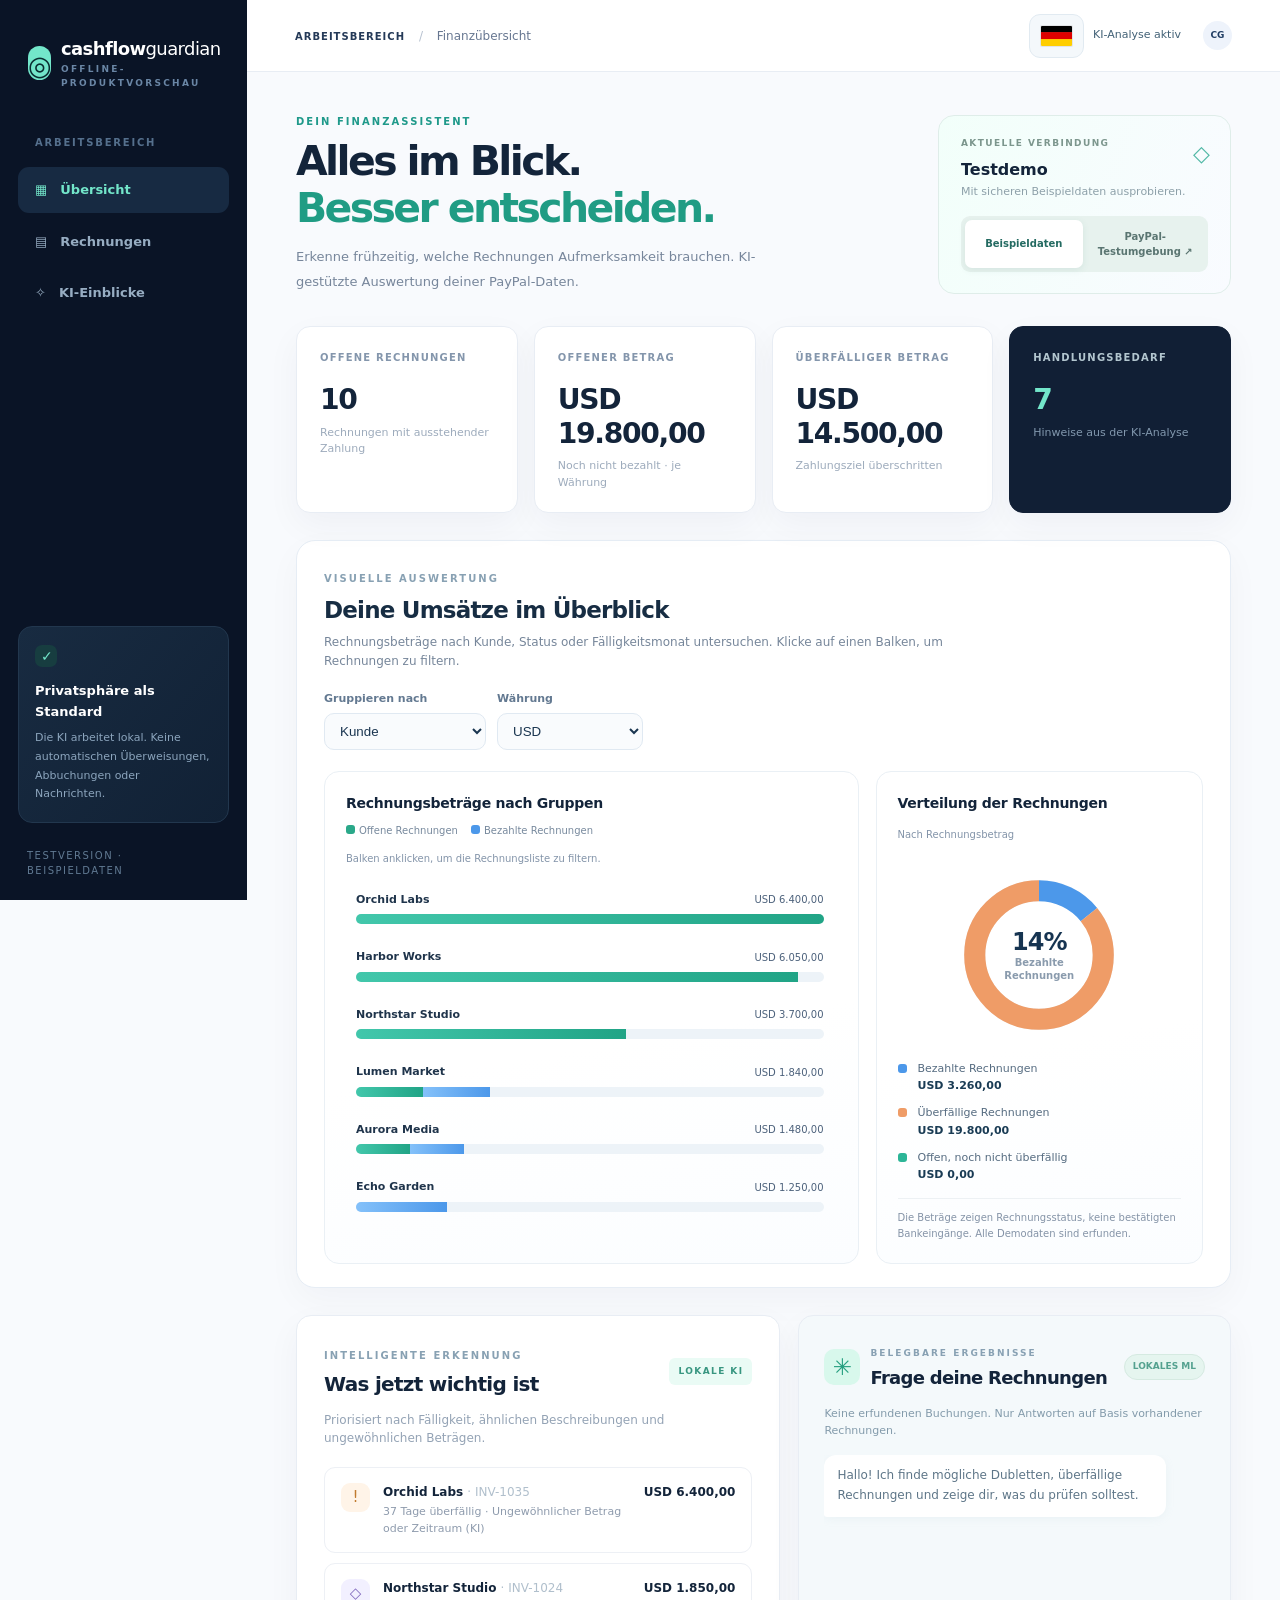
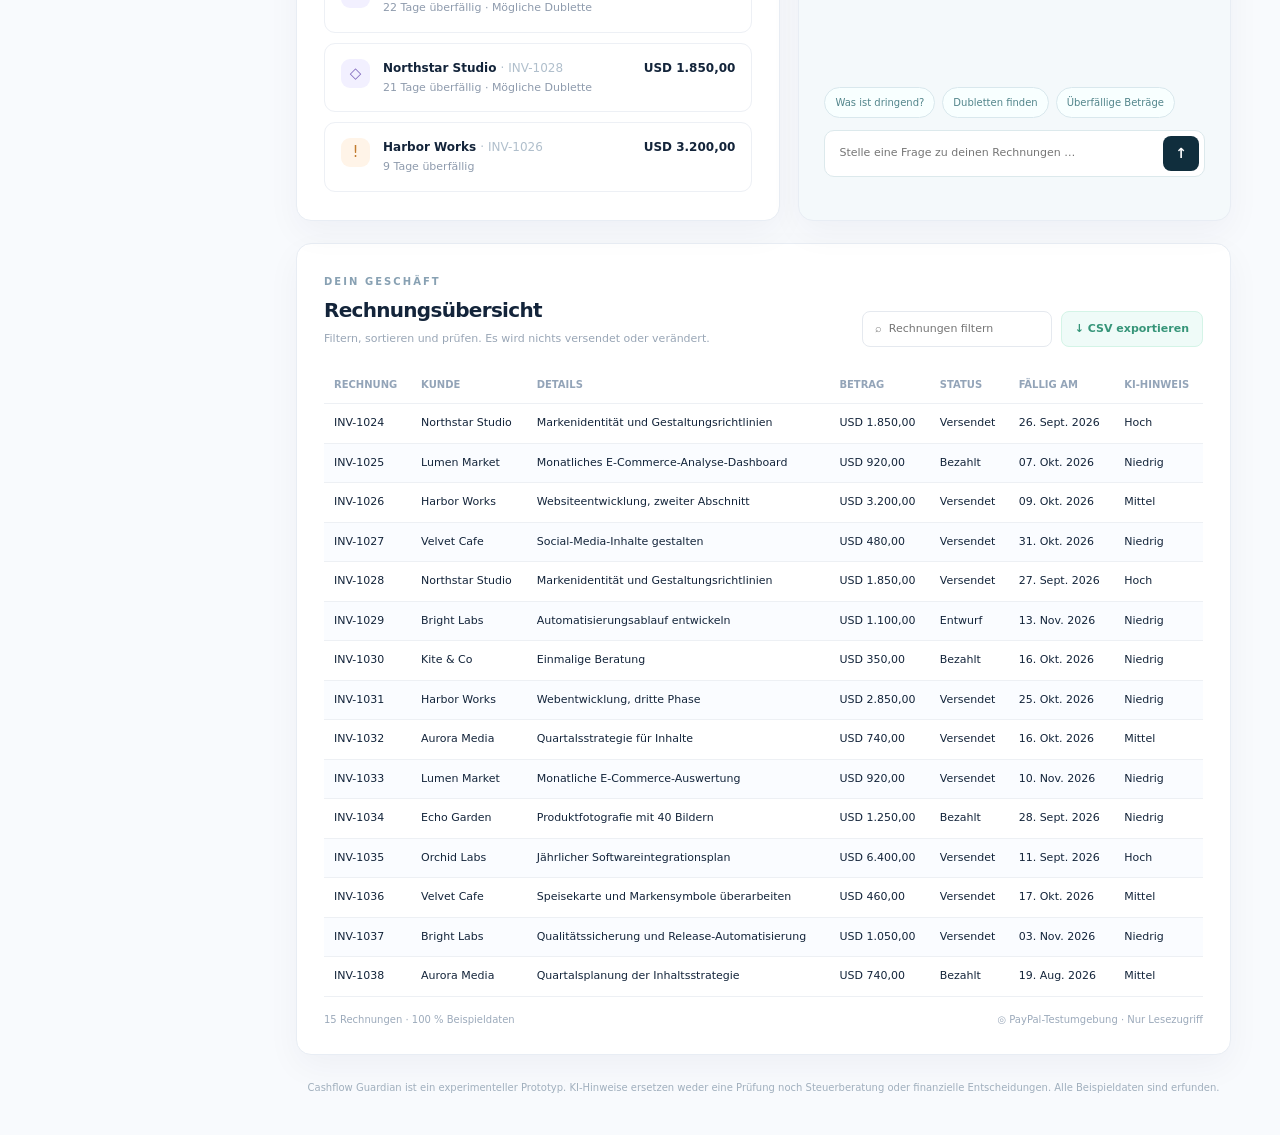
<file: Cashflow_Guardian_v0.6.html>
<!DOCTYPE html>

<html lang="en">
<head>
<meta charset="utf-8"/>
<meta content="width=device-width, initial-scale=1" name="viewport"/>
<meta content="#0b1426" name="theme-color"/>
<title>Cashflow Guardian v0.6 — PayPal + Local AI</title>
<style>
:root{--navy:#0a1426;--navy2:#111f35;--muted:#8492ac;--ink:#13243a;--mint:#73e6ca;--cream:#f6f8fb;--border:#e8edf4;--shadow:0 12px 34px rgba(14,29,60,.045)}*{box-sizing:border-box}html{scroll-behavior:smooth}body{margin:0;background:#f8fafd;color:var(--ink);font:14px/1.5 Inter,ui-sans-serif,system-ui,-apple-system,BlinkMacSystemFont,'Segoe UI',sans-serif}button,input{font:inherit}button{cursor:pointer}.layout{display:flex;min-height:100vh}.sidebar{position:sticky;top:0;height:100vh;width:247px;flex:0 0 247px;background:var(--navy);color:#fff;display:flex;flex-direction:column;padding:26px 18px 22px}.brand{display:flex;align-items:center;gap:10px;padding:9px 10px 36px;font-size:18px;font-weight:730;letter-spacing:-.6px}.brand-mark{display:grid;place-items:center;background:var(--mint);color:#092d30;border-radius:12px;width:34px;height:34px;font-size:27px}.brand-em{font-weight:350}.brand small{display:block;color:#6a86a5;font-size:9px;letter-spacing:2.3px;font-weight:700;margin-top:1px}.nav-section{padding:9px 17px 14px;color:#55708d;font-weight:750;font-size:10px;letter-spacing:1.8px}.nav-item{display:flex;align-items:center;gap:13px;text-decoration:none;color:#97adc2;margin:3px 0;padding:13px 17px;border-radius:11px;font-weight:560;font-size:13px}.nav-item:first-letter{font-size:18px}.nav-item.selected{background:#172a42;color:var(--mint)}.nav-item:hover{background:#172a42;color:#fff}.side-spacer{flex:1}.side-panel{border:1px solid #22374e;background:linear-gradient(130deg,#182b41,#112135);padding:18px 16px;border-radius:14px}.panel-led{width:22px;height:22px;background:#173d40;border-radius:7px;margin-bottom:13px;position:relative}.panel-led:after{content:'✓';position:absolute;left:6px;top:1px;color:var(--mint)}.side-panel strong{font-size:13px}.side-panel p{color:#8ca5bd;font-size:11px;line-height:1.7;margin:7px 0 0}.sidebar-foot{padding:25px 9px 0;font-size:10px;letter-spacing:1.5px;color:#617a93}.main{min-width:0;flex:1}.topbar{height:72px;background:white;border-bottom:1px solid var(--border);padding:0 48px;display:flex;align-items:center;justify-content:space-between;color:#677791;font-size:12px}.crumb{font-weight:750;color:#253a58;letter-spacing:1px;font-size:10px}.slash{color:#b7c2d0;padding:0 10px}.top-right{display:flex;gap:9px;align-items:center;color:#426176;font-size:11px}.dot{width:7px;height:7px;background:#43cba4;border-radius:50%;box-shadow:0 0 0 4px #e5fbf2}.avatar{width:29px;height:29px;display:grid;place-items:center;background:#eef3fb;color:#203d63;border-radius:50%;font-size:9px;font-weight:800;margin-left:13px}.page-content{max-width:1510px;margin:0 auto;padding:42px 49px 40px}.intro{display:flex;justify-content:space-between;gap:30px;align-items:center;margin-bottom:31px}.eyebrow{font-size:10px;font-weight:800;letter-spacing:2.05px;color:#88a1b3}.small-wave{color:#16ae94;margin-left:4px}.intro .eyebrow{color:#1f998a;margin:0 0 9px}h1,h2,h3,p{margin-top:0}h1{font-size:clamp(33px,3.2vw,49px);letter-spacing:-2.6px;line-height:1.14;font-weight:760;margin:0 0 14px}h1 em{font-style:normal;color:#209c84}.subtitle{color:#77869b;max-width:510px;font-size:13px;line-height:1.9;margin:0}.status-card{border:1px solid #dfede9;background:linear-gradient(110deg,#f2fffa,#f9fbff);border-radius:16px;padding:21px 22px;width:293px;flex:0 0 293px;position:relative}.status-icon{position:absolute;right:20px;top:21px;font-size:22px;color:#50b8a5}.status-card .eyebrow{font-size:9px;color:#7c968d;letter-spacing:1.4px;margin-bottom:8px}.status-card h3{font-size:16px;margin:0 0 2px}.status-card p:not(.eyebrow){color:#8da0a9;font-size:11px;margin:0 0 15px}.status-choice{background:#e7f2ee;display:flex;border-radius:9px;padding:4px;gap:4px}.choice{flex:1;background:transparent;border:0;border-radius:7px;padding:9px 4px;font-size:10px;color:#5a7571;font-weight:750}.choice.active{background:#fff;color:#236a61;box-shadow:0 2px 7px #3c89721c}.message{border-radius:10px;padding:12px 15px;background:#fff1e5;color:#9d582a;margin-bottom:16px}.metrics{display:grid;grid-template-columns:repeat(4,minmax(0,1fr));gap:16px;margin-bottom:22px}.metric{background:#fff;border:1px solid var(--border);box-shadow:var(--shadow);padding:23px 23px 21px;border-radius:14px;min-width:0}.metric-label{display:flex;justify-content:space-between;align-items:center;color:#8496ac;font-size:10px;font-weight:780;letter-spacing:1.2px}.metric-icon{color:#c5d0dd;font-size:16px}.metric-number{font-size:clamp(19px,2.2vw,31px);line-height:1.2;font-weight:760;letter-spacing:-1.3px;margin:18px 0 8px;white-space:normal;overflow-wrap:anywhere}.metric-desc{font-size:11px;color:#9dabbc}.accent-metric{background:var(--navy2);border-color:var(--navy2);color:#fff}.accent-metric .metric-label{color:#b3c6cf}.accent-metric .metric-icon{color:var(--mint)}.accent-metric .metric-number{color:var(--mint)}.accent-metric .metric-desc{color:#8298ae}.content-grid{display:grid;grid-template-columns:minmax(0,1.12fr) minmax(340px,1fr);gap:18px;margin-bottom:22px}.insight-panel,.assistant-panel,.table-panel{background:#fff;border-radius:15px;border:1px solid var(--border);box-shadow:var(--shadow)}.insight-panel{padding:28px 27px}.section-head,.assistant-top{display:flex;align-items:center;justify-content:space-between;gap:10px}.section-head h2,.assistant-top h2,.table-header h2{font-size:20px;letter-spacing:-.7px;margin:4px 0 0}.sparkle{color:#57d3ad}.ml-tag{font-size:9px;font-weight:800;letter-spacing:1.4px;background:#eafbf5;color:#389680;padding:7px 9px;border-radius:6px}.section-sub{font-size:12px;color:#94a3b5;margin:12px 0 20px}.alerts{display:flex;flex-direction:column;gap:10px}.alert{padding:15px 16px;border:1px solid #edf0f5;border-radius:11px;display:flex;align-items:flex-start;gap:13px}.alert-icon{flex:0 0 29px;width:29px;height:29px;border-radius:9px;display:grid;place-items:center;background:#fff4e8;color:#c17b2e;font-size:15px}.alert-duplicate .alert-icon{background:#f2f0ff;color:#8069bd}.alert-nothing .alert-icon{background:#eafbf5;color:#299f7e}.alert strong{display:block;font-size:12px}.alert p{margin:3px 0 0;color:#8e9bad;font-size:11px}.alert span.amount{margin-left:auto;white-space:nowrap;font-size:12px;font-weight:750}.assistant-panel{background:#f4f9fb;padding:25px 25px 21px;display:flex;flex-direction:column;min-height:376px}.assistant-top{justify-content:start}.bubble-symbol{height:36px;width:36px;display:grid;place-items:center;background:#d8f8ec;color:#269f80;font-size:23px;border-radius:10px}.assistant-top .eyebrow{font-size:9px}.assistant-top h2{font-size:18px;margin:2px 0}.offline-pill{margin-left:auto;background:#e5f5ef;color:#54a18f;border:1px solid #d5eae1;padding:5px 8px;border-radius:100px;font-size:9px;font-weight:730}.assistant-helper{margin:13px 0 16px;color:#839bab;font-size:11px}.conversation{flex:1;display:flex;flex-direction:column;gap:9px;min-height:116px;max-height:220px;overflow-y:auto;padding-right:5px}.bot-message,.user-message{font-size:12px;padding:11px 13px;max-width:91%;line-height:1.65;white-space:pre-wrap}.bot-message{background:#fff;color:#5e7688;border-radius:12px 12px 12px 3px;align-self:flex-start;box-shadow:0 2px 8px #acc2ce1e}.user-message{background:#183a49;color:#e8f9f6;border-radius:12px 12px 3px 12px;align-self:flex-end}.suggestions{display:flex;gap:7px;flex-wrap:wrap;margin:12px 0}.suggestions button{border:1px solid #d9e8ed;border-radius:30px;background:#f8ffff;color:#52858b;padding:7px 10px;font-size:10px}.suggestions button:hover{border-color:#78cfc0}.chat-form{display:flex;background:#fff;border:1px solid #dce9ec;border-radius:10px;padding:5px}.chat-form input{background:transparent;border:0;outline:0;padding:9px;min-width:0;flex:1;color:#315263;font-size:11px}.chat-form button{background:#102e3d;color:#fff;border:0;border-radius:8px;font-weight:800;width:36px}.table-panel{padding:26px 27px 12px}.table-header{display:flex;justify-content:space-between;align-items:flex-end;gap:15px;margin-bottom:19px}.table-header h2{font-size:20px}.table-header p{margin:6px 0 0;color:#99a6b6;font-size:11px}.table-actions{display:flex;gap:9px}.table-actions input{border:1px solid #e5e9ef;border-radius:8px;padding:9px 12px;min-width:185px;width:190px;font-size:11px;outline-color:#80dfbf}.export{background:#effbf8;border:1px solid #d4f4e7;color:#369579;border-radius:8px;font-weight:700;padding:9px 13px;font-size:11px}.grid-host{height:377px;width:100%}.table-footer{display:flex;justify-content:space-between;color:#9caabb;font-size:10px;padding:15px 0}.bottom-note{color:#a0afbd;text-align:center;font-size:10px;padding-top:25px}.skeleton{color:#8d9bae;font-size:12px}.fallback{border-collapse:collapse;width:100%;font-size:11px}.fallback th,.fallback td{text-align:left;border-bottom:1px solid #edf0f4;padding:11px 10px}.fallback th{color:#93a4b8;font-size:10px}.fallback tr:nth-child(2n){background:#fafcff}@media(max-width:1150px){.sidebar{width:207px;flex-basis:207px}.page-content{padding:30px 26px}.topbar{padding:0 26px}.metrics{grid-template-columns:repeat(2,minmax(0,1fr))}.content-grid{grid-template-columns:1fr}.status-card{flex-basis:260px;width:260px}}@media(max-width:680px){.layout{display:block}.sidebar{height:auto;width:auto;position:relative;padding:14px 16px;display:flex;flex-direction:row;align-items:center}.brand{padding:0;font-size:14px}.brand-mark{height:29px;width:29px}.brand small{font-size:8px}.nav-item,.nav-section,.side-panel,.sidebar-foot,.side-spacer{display:none}.main{width:100%}.topbar{height:50px;padding:0 16px}.top-right{font-size:9px}.page-content{padding:22px 16px}.intro{display:block}.intro h1{font-size:36px}.status-card{margin-top:20px;width:100%}.metrics{gap:9px}.metric{padding:15px 13px}.metric-label{font-size:8px}.metric-number{font-size:23px}.metric-desc{font-size:10px}.insight-panel,.assistant-panel,.table-panel{padding:19px 15px}.table-header{align-items:flex-start;flex-direction:column}.table-actions{width:100%}.table-actions input{min-width:0;flex:1}.grid-host{height:340px}}
/* v0.5 — embedded flag image files, avoiding missing regional-indicator emoji support */
.language-switcher{position:relative;z-index:80;flex:0 0 auto;direction:ltr}
.language-button{background:#f4f8fb;color:#20374c;border:1px solid #e1eaf1;border-radius:11px;padding:7px 10px;font-size:23px;font-weight:750;min-width:48px;min-height:44px;display:flex;align-items:center;justify-content:center;gap:0;white-space:nowrap;letter-spacing:0;line-height:1.1;cursor:pointer}
.language-button:hover{background:#e8f8f2;border-color:#b4e4d5}
.language-button:focus-visible,.lang-option:focus-visible{outline:3px solid #26aa89;outline-offset:2px}
.language-menu{position:absolute;right:0;top:calc(100% + 10px);width:min(270px,84vw);padding:8px;background:#fff;color:#20374c;box-shadow:0 20px 55px rgba(5,25,43,.18);border-radius:16px;border:1px solid #e3ecf1;display:grid;grid-template-columns:1fr;max-height:440px;overflow-y:auto}
.language-menu[hidden]{display:none!important}
.lang-option{background:transparent;border:0;border-radius:9px;padding:9px 11px;display:flex;align-items:center;gap:12px;text-align:left;font-size:13px;color:#20374c;width:100%}
.lang-option:hover,.lang-option[aria-checked="true"]{background:#eef9f5}
.flag-image{display:block;width:32px;height:22px;object-fit:cover;flex-shrink:0;border-radius:2px;border:1px solid rgba(20,37,56,.12);background:#fff;color:transparent} .language-button .flag-image{width:33px;height:22px}
.lang-option .lang-check{margin-left:auto;color:#229878;font-weight:900}
.table-scroll{max-width:100%;overflow:auto}
.fallback{min-width:770px}
.fallback .num-cell{white-space:nowrap;font-variant-numeric:tabular-nums}
[dir="rtl"] .topbar,[dir="rtl"] .intro,[dir="rtl"] .table-header,[dir="rtl"] .metric,[dir="rtl"] .alerts,[dir="rtl"] .table-panel,[dir="rtl"] .assistant-panel{direction:rtl}
[dir="rtl"] .alert span.amount,[dir="rtl"] .offline-pill{margin-left:0;margin-right:auto}
[dir="rtl"] .alert .amount{direction:ltr;unicode-bidi:isolate}
[dir="rtl"] .lang-option{direction:ltr}
[dir="rtl"] .language-menu{right:auto;left:0}
[dir="rtl"] .user-message{align-self:flex-start}
[dir="rtl"] .bot-message{align-self:flex-end}
[dir="rtl"] .chat-form button{transform:rotate(180deg)}
@media(max-width:680px){.language-button{min-width:44px;min-height:44px;padding:7px 9px;font-size:23px}.language-menu{left:auto;right:0}.topbar .top-status{display:none}.topbar{gap:10px}.topbar>div:first-child{overflow:hidden;text-overflow:ellipsis;white-space:nowrap}.table-footer{gap:8px;flex-wrap:wrap}}


/* Offline analytics: no external chart libraries or network dependencies */
.analytics-panel{margin:27px 0 27px;padding:26px 27px 23px;background:#fff;border:1px solid #e6edf5;border-radius:19px;box-shadow:0 12px 34px rgba(14,29,60,.035)}
.analytics-head{display:flex;align-items:flex-end;justify-content:space-between;gap:20px;flex-wrap:wrap;margin-bottom:21px}
.analytics-head h2{font-size:23px;letter-spacing:-.8px;margin:5px 0 5px;color:#172d43}.analytics-sub{font-size:12px;color:#76869a;margin:0;max-width:690px;line-height:1.6}
.analytics-controls{display:flex;align-items:flex-end;gap:11px;flex-wrap:wrap}.analytics-control{display:flex;flex-direction:column;gap:5px;font-size:11px;font-weight:700;color:#637991}
.analytics-control select{padding:9px 32px 9px 11px;border:1px solid #e0e9f2;border-radius:10px;background:#f9fbfd;color:#1a3550;min-width:146px;max-width:220px;outline:none}
.analytics-control select:focus-visible{outline:3px solid #73e6ca;outline-offset:2px}
.analytics-grid{display:grid;grid-template-columns:minmax(0,1.42fr) minmax(290px,.87fr);gap:17px}
.chart-card{border:1px solid #eaf0f5;border-radius:15px;padding:21px;background:linear-gradient(170deg,#fff 55%,#fbfdff)}
.chart-head{display:flex;align-items:center;justify-content:space-between;gap:9px;flex-wrap:wrap;margin-bottom:13px}.chart-head h3{font-size:14px;letter-spacing:-.25px;font-weight:730;margin:0}
.chart-hint{font-size:10px;color:#8394a9;margin:0 0 17px}.chart-legend{display:flex;flex-wrap:wrap;gap:13px;align-items:center;font-size:10px;color:#77899d}.chart-dot{display:inline-block;width:9px;height:9px;border-radius:3px;margin-right:4px;vertical-align:baseline;background:#2aa889}.chart-dot.paid{background:#4c98ea}.chart-dot.overdue{background:#ef9c67}
.group-chart{display:flex;flex-direction:column;gap:9px;max-height:355px;overflow-y:auto;padding:1px 3px 1px 0}
.group-bar{background:transparent;border:1px solid transparent;border-radius:10px;display:block;text-align:left;color:#1f344b;padding:7px 9px;width:100%;transition:background .15s,border-color .15s}
.group-bar:hover{background:#f3faf8;border-color:#d1ece3}.group-bar:focus-visible{outline:3px solid #2aa889;outline-offset:1px}.group-bar[aria-pressed="true"]{background:#eaf8f3;border-color:#8edccb}
.group-bar-top{display:flex;justify-content:space-between;gap:10px;align-items:center;font-size:11px;margin-bottom:6px}.group-bar-name{font-weight:650;overflow:hidden;text-overflow:ellipsis;white-space:nowrap;max-width:67%}.group-bar-value{color:#4d627c;font-size:10px;white-space:nowrap;font-variant-numeric:tabular-nums}
.bar-track{display:flex;height:10px;background:#edf3f8;border-radius:50px;overflow:hidden;max-width:100%}.bar-segment{height:100%;display:block}.bar-open{background:linear-gradient(90deg,#42c7ab,#21a486)}.bar-paid{background:linear-gradient(90deg,#84c1fa,#4c98ea)}
.group-clear{margin-top:13px;border:1px solid #b7dfd3;background:#ebfaf4;border-radius:9px;padding:8px 11px;color:#137b62;font-size:11px;font-weight:730;cursor:pointer}.group-clear[hidden]{display:none}
.donut-flex{display:flex;align-items:center;justify-content:center;gap:14px;flex-wrap:wrap;padding-top:3px}.donut-vis{position:relative;min-width:186px;width:186px;height:186px}.donut-vis svg{width:100%;height:100%}.donut-center{position:absolute;inset:0;display:flex;flex-direction:column;align-items:center;justify-content:center;pointer-events:none;line-height:1.25}
.donut-center strong{font-size:24px;letter-spacing:-1px;color:#163451}.donut-center small{font-size:10px;color:#8a9bad;font-weight:650;text-align:center;max-width:98px}
.donut-key{display:flex;flex-direction:column;gap:13px;flex:1;min-width:155px}.donut-entry{display:flex;align-items:start;gap:7px;font-size:11px;line-height:1.25;color:#556b80}.donut-entry .chart-dot{flex-shrink:0;margin-top:2px}.donut-entry strong{display:block;color:#193b54;margin-top:4px;font-weight:750;font-variant-numeric:tabular-nums}
.chart-note{color:#8493a7;font-size:10px;line-height:1.6;margin-top:16px;border-top:1px solid #edf1f4;padding-top:11px}.no-chart-data{padding:35px 10px;text-align:center;color:#7b8da2;font-size:12px}
@media(max-width:1100px){.analytics-grid{grid-template-columns:1fr}.donut-flex{justify-content:flex-start}}@media(max-width:680px){.analytics-panel{padding:18px;margin:20px 0}.chart-card{padding:15px}.analytics-head h2{font-size:21px}.analytics-controls{width:100%}.analytics-control{flex:1}.analytics-control select{min-width:0;width:100%}}
</style>
<script>
/* Cashflow Guardian localization: UI, table, signals, synthetic descriptions. */
'use strict';
const CG_FLAG_IMAGES = {"de":"[data-uri]","en":"[data-uri]","es":"[data-uri]","fr":"[data-uri]","pt":"[data-uri]","it":"[data-uri]","zh":"[data-uri]","hi":"[data-uri]","ja":"[data-uri]","pl":"[data-uri]","ro":"[data-uri]","nl":"[data-uri]"};
const CG_LANGUAGES = {"en":{"name":"English","flag":"🇬🇧"},"de":{"name":"Deutsch","flag":"🇩🇪"},"es":{"name":"Español","flag":"🇪🇸"},"fr":{"name":"Français","flag":"🇫🇷"},"pt":{"name":"Português","flag":"🇵🇹"},"it":{"name":"Italiano","flag":"🇮🇹"},"zh":{"name":"中文","flag":"🇨🇳"},"hi":{"name":"हिन्दी","flag":"🇮🇳"},"ja":{"name":"日本語","flag":"🇯🇵"},"pl":{"name":"Polski","flag":"🇵🇱"},"ro":{"name":"Română","flag":"🇷🇴"},"nl":{"name":"Nederlands","flag":"🇳🇱"}};
const CG_TRANSLATIONS = {"en":{"brandSub":"OFFLINE PRODUCT PREVIEW","workspace":"WORKSPACE","overview":"Overview","invoices":"Invoices","insights":"AI insights","private":"Private by default","privacyDesc":"AI runs locally. No automatic transfers, charges or messages.","buildVersion":"EVALUATION BUILD · SYNTHETIC DATA","financialIntel":"Financial intelligence","engineOnline":"AI engine online","copilot":"YOUR FINANCIAL COPILOT","heroTitle":"A clearer picture.","heroEm":"Better decisions.","introDesc":"Know what needs attention before it becomes a problem. AI-assisted invoice intelligence, grounded in your PayPal data.","connectionLabel":"CURRENT CONNECTION","synthetic":"Synthetic demo","syntheticDesc":"Explore with privacy-safe sample data.","sandboxDesc":"Connected using read-only API calls.","demoData":"Demo data","paypalSandbox":"PayPal Sandbox ↗","openInvoices":"OPEN INVOICES","awaiting":"Invoices awaiting payment","outstandingLabel":"OUTSTANDING BALANCE","totalUnpaid":"Total unpaid · per currency","overdueLabel":"OVERDUE BALANCE","pastDue":"Past due date","needsAttention":"NEEDS ATTENTION","aiSignals":"AI-assisted review signals","smartDetection":"SMART DETECTION","attentionQueue":"Your attention queue","localML":"LOCAL ML","priorityDesc":"Prioritized for review using due dates, description similarity and anomaly detection.","analyzing":"Analyzing invoices…","groundedInsights":"GROUNDED INSIGHTS","askInvoices":"Ask your invoices","onDeviceML":"ON-DEVICE ML","assistantHelper":"No hallucinated transactions. Read-only answers based on invoice evidence.","assistantWelcome":"Hi! I can help you spot duplicates, find overdue invoices, and decide what deserves a closer look.","promptUrgent":"What's urgent?","promptDuplicate":"Find duplicates","promptOverdue":"Overdue balance","askPlaceholder":"Ask about your invoices…","askAria":"Ask a question","sendAria":"Send question","yourOperations":"YOUR OPERATIONS","invoiceWorkspace":"Invoice workspace","tableHelp":"Filter, sort and review. Nothing is sent or modified.","exportCSV":"↓ Export CSV","filterPlaceholder":"⌕  Filter invoices","filterAria":"Filter invoice records","readOnlyFooter":"◎ PayPal Sandbox · Read-only integration","bottomDisclaimer":"Cashflow Guardian is an experimental prototype. AI flags are suggestions for manual review, not fraud findings, tax advice or automatic financial decisions. Synthetic data is clearly labeled.","metricsAria":"Invoice key performance indicators","languageAria":"Choose language","languages":"Languages","invoice":"INVOICE","customer":"CUSTOMER","details":"DETAILS","amount":"AMOUNT","status":"STATUS","dueDate":"DUE DATE","aiSignal":"AI SIGNAL","issuedDate":"ISSUE DATE","sent":"Sent","unpaid":"Unpaid","partlyPaid":"Partially paid","paymentPending":"Payment pending","overdue":"Overdue","paid":"Paid","draft":"Draft","high":"High","medium":"Medium","low":"Low","daysOverdue":"{n} days overdue","possibleDuplicate":"Possible duplicate","unusualFlag":"Unusual amount or age (ML)","allClear":"All clear","noSignals":"No local review signals detected.","records":"{n} invoices","syntheticTag":"100% synthetic","sandboxReadOnly":"PayPal Sandbox (read-only)","sandboxDisabled":"PayPal Sandbox requires credentials on the local server.","sandboxLoaded":"Sandbox invoices loaded in read-only mode. No changes were made.","serverError":"Server status could not be read: {msg}","genericError":"Invalid server response","askError":"Could not analyze invoices: {msg}","topRisk":"Review first: {items}","duplicateLead":"Potential duplicate pairs for manual review: {items}","noDuplicates":"No potential duplicates were detected.","overdueLead":"Overdue unpaid balances: {items}","highestLead":"Largest open invoices: {items}","noOpenInvoice":"No open invoices.","invoiceLead":"{number}: {customer}; {amount}; status: {status}; due: {due}. {flags}","noFlags":"No invoices need attention.","unsupportedAsk":"Try asking about overdue invoices, duplicates, urgent items, largest balances or an invoice number.","csvSaved":"CSV file prepared.","langChanged":"Language changed.","csv_number":"Invoice number","csv_customer":"Customer","csv_details":"Description","csv_amount":"Amount","csv_currency":"Currency","csv_status":"Status","csv_issued":"Issued","csv_due":"Due","csv_risk":"Risk","csv_flags":"Review signals","page":"Page","next":"Next","previous":"Previous","of":"of","to":"to","pageSize":"Page size","noRows":"No invoices to display","filterOoo":"Filter","contains":"Contains","notContains":"Does not contain","equals":"Equals","blank":"Blank","notBlank":"Not blank","pleaseWait":"Please wait…","analyticsKicker":"VISUAL EXPLORER","analyticsTitle":"Your revenue at a glance","analyticsSubtitle":"Explore invoice amounts by customer, status or due month. Select any bar to narrow the invoice list.","groupLabel":"Group by","groupCustomer":"Customer","groupStatus":"Payment status","groupMonth":"Due month","groupRisk":"Review priority","currencyLabel":"Currency","groupChart":"Invoice values by group","groupTip":"Select a bar to filter the invoice table.","clearGroup":"Clear selected group ×","paidLegend":"Paid invoices","openLegend":"Open invoices","overdueLegend":"Overdue invoices","upcomingLegend":"Open, not yet overdue","draftsExcluded":"Drafts excluded","distribution":"Invoice status breakdown","distributionCaption":"By invoiced amount","emptyChart":"No matching invoice amounts","unassigned":"No due date","groupSelected":"Selected group: {name}","chartNote":"Amounts reflect invoice status, not verified bank deposits. Demo data is synthetic.","recordsGrouped":"{n} invoices"},"de":{"brandSub":"OFFLINE-PRODUKTVORSCHAU","workspace":"ARBEITSBEREICH","overview":"Übersicht","invoices":"Rechnungen","insights":"KI-Einblicke","private":"Privatsphäre als Standard","privacyDesc":"Die KI arbeitet lokal. Keine automatischen Überweisungen, Abbuchungen oder Nachrichten.","buildVersion":"TESTVERSION · BEISPIELDATEN","financialIntel":"Finanzübersicht","engineOnline":"KI-Analyse aktiv","copilot":"DEIN FINANZASSISTENT","heroTitle":"Alles im Blick.","heroEm":"Besser entscheiden.","introDesc":"Erkenne frühzeitig, welche Rechnungen Aufmerksamkeit brauchen. KI-gestützte Auswertung deiner PayPal-Daten.","connectionLabel":"AKTUELLE VERBINDUNG","synthetic":"Testdemo","syntheticDesc":"Mit sicheren Beispieldaten ausprobieren.","sandboxDesc":"Verbunden über eine API mit ausschließlich Lesezugriff.","demoData":"Beispieldaten","paypalSandbox":"PayPal-Testumgebung ↗","openInvoices":"OFFENE RECHNUNGEN","awaiting":"Rechnungen mit ausstehender Zahlung","outstandingLabel":"OFFENER BETRAG","totalUnpaid":"Noch nicht bezahlt · je Währung","overdueLabel":"ÜBERFÄLLIGER BETRAG","pastDue":"Zahlungsziel überschritten","needsAttention":"HANDLUNGSBEDARF","aiSignals":"Hinweise aus der KI-Analyse","smartDetection":"INTELLIGENTE ERKENNUNG","attentionQueue":"Was jetzt wichtig ist","localML":"LOKALE KI","priorityDesc":"Priorisiert nach Fälligkeit, ähnlichen Beschreibungen und ungewöhnlichen Beträgen.","analyzing":"Rechnungen werden analysiert …","groundedInsights":"BELEGBARE ERGEBNISSE","askInvoices":"Frage deine Rechnungen","onDeviceML":"LOKALES ML","assistantHelper":"Keine erfundenen Buchungen. Nur Antworten auf Basis vorhandener Rechnungen.","assistantWelcome":"Hallo! Ich finde mögliche Dubletten, überfällige Rechnungen und zeige dir, was du prüfen solltest.","promptUrgent":"Was ist dringend?","promptDuplicate":"Dubletten finden","promptOverdue":"Überfällige Beträge","askPlaceholder":"Stelle eine Frage zu deinen Rechnungen …","askAria":"Frage stellen","sendAria":"Frage senden","yourOperations":"DEIN GESCHÄFT","invoiceWorkspace":"Rechnungsübersicht","tableHelp":"Filtern, sortieren und prüfen. Es wird nichts versendet oder verändert.","exportCSV":"↓ CSV exportieren","filterPlaceholder":"⌕  Rechnungen filtern","filterAria":"Rechnungen durchsuchen","readOnlyFooter":"◎ PayPal-Testumgebung · Nur Lesezugriff","bottomDisclaimer":"Cashflow Guardian ist ein experimenteller Prototyp. KI-Hinweise ersetzen weder eine Prüfung noch Steuerberatung oder finanzielle Entscheidungen. Alle Beispieldaten sind erfunden.","metricsAria":"Kennzahlen zu Rechnungen","languageAria":"Sprache auswählen","languages":"Sprachen","invoice":"RECHNUNG","customer":"KUNDE","details":"DETAILS","amount":"BETRAG","status":"STATUS","dueDate":"FÄLLIG AM","aiSignal":"KI-HINWEIS","issuedDate":"AUSGESTELLT","sent":"Versendet","unpaid":"Unbezahlt","partlyPaid":"Teilweise bezahlt","paymentPending":"Zahlung ausstehend","overdue":"Überfällig","paid":"Bezahlt","draft":"Entwurf","high":"Hoch","medium":"Mittel","low":"Niedrig","daysOverdue":"{n} Tage überfällig","possibleDuplicate":"Mögliche Dublette","unusualFlag":"Ungewöhnlicher Betrag oder Zeitraum (KI)","allClear":"Alles in Ordnung","noSignals":"Keine auffälligen Rechnungen erkannt.","records":"{n} Rechnungen","syntheticTag":"100 % Beispieldaten","sandboxReadOnly":"PayPal-Testumgebung (nur Lesen)","sandboxDisabled":"Für die Testumgebung fehlen Zugangsdaten auf dem lokalen Server.","sandboxLoaded":"Testrechnungen geladen. Es wurde nichts verändert.","serverError":"Serverstatus nicht verfügbar: {msg}","genericError":"Ungültige Serverantwort","askError":"Rechnungen konnten nicht analysiert werden: {msg}","topRisk":"Zuerst prüfen: {items}","duplicateLead":"Mögliche Dubletten zur Prüfung: {items}","noDuplicates":"Keine möglichen Dubletten gefunden.","overdueLead":"Überfällige offene Beträge: {items}","highestLead":"Größte offene Rechnungen: {items}","noOpenInvoice":"Keine offenen Rechnungen.","invoiceLead":"{number}: {customer}; {amount}; Status: {status}; fällig: {due}. {flags}","noFlags":"Keine Rechnungen benötigen deine Aufmerksamkeit.","unsupportedAsk":"Frage nach überfälligen Rechnungen, Dubletten, dringenden Fällen, größten Beträgen oder einer Rechnungsnummer.","csvSaved":"CSV-Datei vorbereitet.","langChanged":"Sprache geändert.","csv_number":"Rechnungsnummer","csv_customer":"Kunde","csv_details":"Beschreibung","csv_amount":"Betrag","csv_currency":"Währung","csv_status":"Status","csv_issued":"Ausgestellt","csv_due":"Fällig","csv_risk":"Risiko","csv_flags":"Prüfhinweise","page":"Seite","next":"Weiter","previous":"Zurück","of":"von","to":"bis","pageSize":"Seitengröße","noRows":"Keine Rechnungen vorhanden","filterOoo":"Filter","contains":"Enthält","notContains":"Enthält nicht","equals":"Gleich","blank":"Leer","notBlank":"Nicht leer","pleaseWait":"Bitte warten …","analyticsKicker":"VISUELLE AUSWERTUNG","analyticsTitle":"Deine Umsätze im Überblick","analyticsSubtitle":"Rechnungsbeträge nach Kunde, Status oder Fälligkeitsmonat untersuchen. Klicke auf einen Balken, um Rechnungen zu filtern.","groupLabel":"Gruppieren nach","groupCustomer":"Kunde","groupStatus":"Zahlungsstatus","groupMonth":"Fälligkeitsmonat","groupRisk":"Prüfpriorität","currencyLabel":"Währung","groupChart":"Rechnungsbeträge nach Gruppen","groupTip":"Balken anklicken, um die Rechnungsliste zu filtern.","clearGroup":"Gruppierung aufheben ×","paidLegend":"Bezahlte Rechnungen","openLegend":"Offene Rechnungen","overdueLegend":"Überfällige Rechnungen","upcomingLegend":"Offen, noch nicht überfällig","draftsExcluded":"Entwürfe ausgeschlossen","distribution":"Verteilung der Rechnungen","distributionCaption":"Nach Rechnungsbetrag","emptyChart":"Keine passenden Rechnungsbeträge","unassigned":"Kein Fälligkeitsdatum","groupSelected":"Gewählte Gruppe: {name}","chartNote":"Die Beträge zeigen Rechnungsstatus, keine bestätigten Bankeingänge. Alle Demodaten sind erfunden.","recordsGrouped":"{n} Rechnungen"},"es":{"brandSub":"VISTA PREVIA SIN CONEXIÓN","workspace":"ESPACIO DE TRABAJO","overview":"Resumen","invoices":"Facturas","insights":"Análisis de IA","private":"Privacidad por defecto","privacyDesc":"La IA funciona localmente. Sin transferencias, cargos ni mensajes automáticos.","buildVersion":"VERSIÓN DE PRUEBA · DATOS FICTICIOS","financialIntel":"Inteligencia financiera","engineOnline":"IA activa","copilot":"TU ASISTENTE FINANCIERO","heroTitle":"Todo más claro.","heroEm":"Mejores decisiones.","introDesc":"Detecta a tiempo qué facturas requieren atención. Análisis de facturas con IA basado en tus datos de PayPal.","connectionLabel":"CONEXIÓN ACTUAL","synthetic":"Demostración","syntheticDesc":"Explora con datos ficticios seguros.","sandboxDesc":"Conexión con API de solo lectura.","demoData":"Datos de prueba","paypalSandbox":"Entorno de prueba PayPal ↗","openInvoices":"FACTURAS ABIERTAS","awaiting":"Facturas pendientes de pago","outstandingLabel":"SALDO PENDIENTE","totalUnpaid":"Total sin pagar · por moneda","overdueLabel":"SALDO VENCIDO","pastDue":"Plazo de pago vencido","needsAttention":"REQUIERE ATENCIÓN","aiSignals":"Avisos del análisis de IA","smartDetection":"DETECCIÓN INTELIGENTE","attentionQueue":"Tu lista de prioridades","localML":"ML LOCAL","priorityDesc":"Priorizado por vencimientos, similitud de textos y anomalías.","analyzing":"Analizando facturas…","groundedInsights":"RESULTADOS VERIFICABLES","askInvoices":"Pregunta a tus facturas","onDeviceML":"ML EN EL DISPOSITIVO","assistantHelper":"Sin transacciones inventadas. Respuestas basadas solo en las facturas.","assistantWelcome":"¡Hola! Puedo detectar duplicados, facturas vencidas y prioridades.","promptUrgent":"¿Qué es urgente?","promptDuplicate":"Buscar duplicados","promptOverdue":"Saldo vencido","askPlaceholder":"Pregunta sobre tus facturas…","askAria":"Haz una pregunta","sendAria":"Enviar pregunta","yourOperations":"TUS OPERACIONES","invoiceWorkspace":"Gestión de facturas","tableHelp":"Filtra, ordena y revisa. No se envía ni modifica nada.","exportCSV":"↓ Exportar CSV","filterPlaceholder":"⌕  Filtrar facturas","filterAria":"Buscar facturas","readOnlyFooter":"◎ PayPal Sandbox · Solo lectura","bottomDisclaimer":"Cashflow Guardian es un prototipo experimental. Los avisos de IA requieren revisión humana y no son asesoramiento fiscal ni decisiones financieras automáticas. Los datos son ficticios.","metricsAria":"Indicadores de facturas","languageAria":"Elegir idioma","languages":"Idiomas","invoice":"FACTURA","customer":"CLIENTE","details":"DETALLES","amount":"IMPORTE","status":"ESTADO","dueDate":"VENCIMIENTO","aiSignal":"AVISO IA","issuedDate":"EMISIÓN","sent":"Enviada","unpaid":"Sin pagar","partlyPaid":"Pago parcial","paymentPending":"Pago pendiente","overdue":"Vencida","paid":"Pagada","draft":"Borrador","high":"Alto","medium":"Medio","low":"Bajo","daysOverdue":"{n} días de retraso","possibleDuplicate":"Posible duplicado","unusualFlag":"Importe o antigüedad inusual (IA)","allClear":"Todo correcto","noSignals":"No se detectaron alertas.","records":"{n} facturas","syntheticTag":"100 % ficticio","sandboxReadOnly":"PayPal Sandbox (solo lectura)","sandboxDisabled":"Faltan credenciales de prueba en el servidor.","sandboxLoaded":"Facturas cargadas en modo solo lectura. No hubo cambios.","serverError":"No se pudo consultar el servidor: {msg}","genericError":"Respuesta inválida del servidor","askError":"No se pudieron analizar las facturas: {msg}","topRisk":"Revisar primero: {items}","duplicateLead":"Posibles duplicados para revisión: {items}","noDuplicates":"No se detectaron posibles duplicados.","overdueLead":"Importes vencidos pendientes: {items}","highestLead":"Mayores facturas abiertas: {items}","noOpenInvoice":"No hay facturas abiertas.","invoiceLead":"{number}: {customer}; {amount}; estado: {status}; vence: {due}. {flags}","noFlags":"Ninguna factura requiere atención.","unsupportedAsk":"Pregunta por vencimientos, duplicados, prioridades, importes o un número de factura.","csvSaved":"CSV preparado.","langChanged":"Idioma cambiado.","csv_number":"Número de factura","csv_customer":"Cliente","csv_details":"Descripción","csv_amount":"Importe","csv_currency":"Moneda","csv_status":"Estado","csv_issued":"Emisión","csv_due":"Vencimiento","csv_risk":"Riesgo","csv_flags":"Avisos","page":"Página","next":"Siguiente","previous":"Anterior","of":"de","to":"a","pageSize":"Tamaño de página","noRows":"No hay facturas","filterOoo":"Filtro","contains":"Contiene","notContains":"No contiene","equals":"Igual","blank":"Vacío","notBlank":"No vacío","pleaseWait":"Espera…","analyticsKicker":"ANÁLISIS VISUAL","analyticsTitle":"Tus ingresos de un vistazo","analyticsSubtitle":"Explora las facturas por cliente, estado o mes de vencimiento. Selecciona una barra para filtrar.","groupLabel":"Agrupar por","groupCustomer":"Cliente","groupStatus":"Estado de pago","groupMonth":"Mes de vencimiento","groupRisk":"Prioridad de revisión","currencyLabel":"Moneda","groupChart":"Importes por grupo","groupTip":"Selecciona una barra para filtrar facturas.","clearGroup":"Borrar grupo ×","paidLegend":"Facturas pagadas","openLegend":"Facturas pendientes","overdueLegend":"Facturas vencidas","upcomingLegend":"Pendientes no vencidas","draftsExcluded":"Sin borradores","distribution":"Distribución de facturas","distributionCaption":"Según el importe","emptyChart":"Sin importes para mostrar","unassigned":"Sin vencimiento","groupSelected":"Grupo seleccionado: {name}","chartNote":"Los importes reflejan facturas, no depósitos bancarios. Los datos son ficticios.","recordsGrouped":"{n} facturas"},"fr":{"brandSub":"APERÇU HORS LIGNE","workspace":"ESPACE DE TRAVAIL","overview":"Vue d’ensemble","invoices":"Factures","insights":"Analyses IA","private":"Confidentiel par défaut","privacyDesc":"L’IA fonctionne localement. Aucun transfert, débit ou message automatique.","buildVersion":"VERSION TEST · DONNÉES FICTIVES","financialIntel":"Analyse financière","engineOnline":"IA active","copilot":"VOTRE COPILOTE FINANCIER","heroTitle":"Une vision plus claire.","heroEm":"De meilleures décisions.","introDesc":"Repérez les factures à surveiller avant qu’un problème ne survienne. Analyse IA fondée sur les données PayPal.","connectionLabel":"CONNEXION ACTUELLE","synthetic":"Démo fictive","syntheticDesc":"Découvrez des exemples sans données personnelles.","sandboxDesc":"Connexion API en lecture seule.","demoData":"Données de démo","paypalSandbox":"Bac à sable PayPal ↗","openInvoices":"FACTURES OUVERTES","awaiting":"Factures en attente de paiement","outstandingLabel":"SOLDE À RECEVOIR","totalUnpaid":"Total impayé · par devise","overdueLabel":"SOLDE EN RETARD","pastDue":"Échéance dépassée","needsAttention":"À SURVEILLER","aiSignals":"Alertes de l’analyse IA","smartDetection":"DÉTECTION INTELLIGENTE","attentionQueue":"Vos priorités","localML":"IA LOCALE","priorityDesc":"Priorité selon les échéances, les similitudes et les anomalies.","analyzing":"Analyse des factures…","groundedInsights":"ANALYSES VÉRIFIABLES","askInvoices":"Interrogez vos factures","onDeviceML":"ML LOCAL","assistantHelper":"Aucune transaction inventée. Réponses fondées sur les factures.","assistantWelcome":"Bonjour ! Je peux repérer les doublons, les retards et les priorités.","promptUrgent":"Quoi de plus urgent ?","promptDuplicate":"Trouver les doublons","promptOverdue":"Montant en retard","askPlaceholder":"Posez une question…","askAria":"Poser une question","sendAria":"Envoyer la question","yourOperations":"VOS OPÉRATIONS","invoiceWorkspace":"Espace factures","tableHelp":"Filtrez, triez et vérifiez. Rien n’est envoyé ou modifié.","exportCSV":"↓ Exporter CSV","filterPlaceholder":"⌕  Filtrer les factures","filterAria":"Rechercher des factures","readOnlyFooter":"◎ PayPal Sandbox · Lecture seule","bottomDisclaimer":"Cashflow Guardian est un prototype expérimental. Les alertes IA nécessitent une vérification humaine ; elles ne constituent pas un conseil fiscal ni une décision financière automatique. Données fictives.","metricsAria":"Indicateurs de facturation","languageAria":"Choisir la langue","languages":"Langues","invoice":"FACTURE","customer":"CLIENT","details":"DÉTAILS","amount":"MONTANT","status":"STATUT","dueDate":"ÉCHÉANCE","aiSignal":"ALERTE IA","issuedDate":"ÉMISSION","sent":"Envoyée","unpaid":"Impayée","partlyPaid":"Partiellement payée","paymentPending":"Paiement en attente","overdue":"En retard","paid":"Payée","draft":"Brouillon","high":"Élevé","medium":"Moyen","low":"Faible","daysOverdue":"{n} jours de retard","possibleDuplicate":"Doublon possible","unusualFlag":"Montant ou ancienneté inhabituel (IA)","allClear":"Tout va bien","noSignals":"Aucune alerte détectée.","records":"{n} factures","syntheticTag":"100 % fictif","sandboxReadOnly":"PayPal Sandbox (lecture seule)","sandboxDisabled":"Identifiants Sandbox manquants sur le serveur local.","sandboxLoaded":"Factures chargées en lecture seule. Rien n’a été modifié.","serverError":"État du serveur indisponible : {msg}","genericError":"Réponse du serveur incorrecte","askError":"Impossible d’analyser les factures : {msg}","topRisk":"À vérifier en premier : {items}","duplicateLead":"Doublons possibles à vérifier : {items}","noDuplicates":"Aucun doublon potentiel détecté.","overdueLead":"Montants impayés en retard : {items}","highestLead":"Plus grandes factures ouvertes : {items}","noOpenInvoice":"Aucune facture ouverte.","invoiceLead":"{number} : {customer} ; {amount} ; statut : {status} ; échéance : {due}. {flags}","noFlags":"Aucune facture à surveiller.","unsupportedAsk":"Demandez les retards, doublons, priorités, montants ou un numéro de facture.","csvSaved":"Fichier CSV préparé.","langChanged":"Langue modifiée.","csv_number":"Numéro de facture","csv_customer":"Client","csv_details":"Description","csv_amount":"Montant","csv_currency":"Devise","csv_status":"Statut","csv_issued":"Émise","csv_due":"Échéance","csv_risk":"Risque","csv_flags":"Alertes","page":"Page","next":"Suivant","previous":"Précédent","of":"sur","to":"à","pageSize":"Taille de page","noRows":"Aucune facture","filterOoo":"Filtre","contains":"Contient","notContains":"Ne contient pas","equals":"Égale","blank":"Vide","notBlank":"Non vide","pleaseWait":"Veuillez patienter…","analyticsKicker":"ANALYSE VISUELLE","analyticsTitle":"Vos revenus en un coup d’œil","analyticsSubtitle":"Explorez les factures par client, statut ou mois d’échéance. Cliquez sur une barre pour filtrer.","groupLabel":"Regrouper par","groupCustomer":"Client","groupStatus":"Statut de paiement","groupMonth":"Mois d’échéance","groupRisk":"Priorité de suivi","currencyLabel":"Devise","groupChart":"Montants par groupe","groupTip":"Cliquez sur une barre pour filtrer les factures.","clearGroup":"Effacer le filtre ×","paidLegend":"Factures réglées","openLegend":"Factures ouvertes","overdueLegend":"Factures en retard","upcomingLegend":"Ouvertes non échues","draftsExcluded":"Brouillons exclus","distribution":"Répartition des factures","distributionCaption":"Par montant facturé","emptyChart":"Aucun montant à afficher","unassigned":"Sans échéance","groupSelected":"Groupe sélectionné : {name}","chartNote":"Montants facturés, non des dépôts bancaires vérifiés. Données fictives.","recordsGrouped":"{n} factures"},"pt":{"brandSub":"DEMONSTRAÇÃO OFFLINE","workspace":"ÁREA DE TRABALHO","overview":"Visão geral","invoices":"Faturas","insights":"Análises com IA","private":"Privacidade por padrão","privacyDesc":"A IA funciona localmente. Sem transferências, cobranças ou mensagens automáticas.","buildVersion":"VERSÃO DE TESTE v0.5 · DADOS FICTÍCIOS","financialIntel":"Inteligência financeira","engineOnline":"IA ativa","copilot":"SEU ASSISTENTE FINANCEIRO","heroTitle":"Uma visão mais clara.","heroEm":"Melhores decisões.","introDesc":"Saiba o que precisa de atenção antes de se tornar um problema. Análise de faturas com IA, baseada nos seus dados PayPal.","connectionLabel":"CONEXÃO ATUAL","synthetic":"Dados de demonstração","syntheticDesc":"Experimente com dados fictícios que respeitam a privacidade.","sandboxDesc":"Conectado por API somente leitura.","demoData":"Dados de demonstração","paypalSandbox":"Sandbox do PayPal ↗","openInvoices":"FATURAS POR PAGAR","awaiting":"Faturas a aguardar pagamento","outstandingLabel":"SALDO EM DÍVIDA","totalUnpaid":"Total não pago · por moeda","overdueLabel":"SALDO EM ATRASO","pastDue":"Prazo vencido","needsAttention":"REQUER ATENÇÃO","aiSignals":"Alertas da análise de IA","smartDetection":"DETEÇÃO INTELIGENTE","attentionQueue":"Prioridades a verificar","localML":"ML LOCAL","priorityDesc":"Organizado por datas de vencimento, semelhança de descrições e deteção de anomalias.","analyzing":"Analisando faturas…","groundedInsights":"RESULTADOS VERIFICÁVEIS","askInvoices":"Pergunte sobre as faturas","onDeviceML":"IA LOCAL","assistantHelper":"Sem transações inventadas. Respostas baseadas nas faturas.","assistantWelcome":"Olá! Posso ajudar a detetar duplicados, faturas vencidas e assuntos prioritários.","promptUrgent":"O que é urgente?","promptDuplicate":"Encontrar duplicados","promptOverdue":"Saldo atrasado","askPlaceholder":"Pergunte sobre suas faturas…","askAria":"Fazer uma pergunta","sendAria":"Enviar pergunta","yourOperations":"SUAS OPERAÇÕES","invoiceWorkspace":"Painel de faturas","tableHelp":"Filtre, ordene e revise. Nada é enviado ou modificado.","exportCSV":"↓ Exportar CSV","filterPlaceholder":"⌕  Filtrar faturas","filterAria":"Pesquisar faturas","readOnlyFooter":"◎ PayPal Sandbox · Apenas leitura","bottomDisclaimer":"Cashflow Guardian é um protótipo experimental. Alertas de IA exigem revisão humana e não são consultoria tributária nem decisões financeiras automáticas. Dados fictícios.","metricsAria":"Indicadores de faturas","languageAria":"Escolher idioma","languages":"Idiomas","invoice":"FATURA","customer":"CLIENTE","details":"DESCRIÇÃO","amount":"VALOR","status":"STATUS","dueDate":"DATA DE VENCIMENTO","aiSignal":"ALERTA IA","issuedDate":"EMISSÃO","sent":"Enviada","unpaid":"Não paga","partlyPaid":"Parcialmente paga","paymentPending":"Pagamento pendente","overdue":"Vencida","paid":"Paga","draft":"Rascunho","high":"Alto","medium":"Médio","low":"Baixo","daysOverdue":"{n} dias de atraso","possibleDuplicate":"Possível duplicado","unusualFlag":"Valor ou idade incomum (IA)","allClear":"Tudo certo","noSignals":"Nenhum alerta detectado.","records":"{n} faturas","syntheticTag":"100% fictício","sandboxReadOnly":"PayPal Sandbox (somente leitura)","sandboxDisabled":"Credenciais de sandbox ausentes no servidor local.","sandboxLoaded":"Faturas carregadas apenas para leitura. Nada foi alterado.","serverError":"Erro ao consultar o servidor: {msg}","genericError":"Resposta inválida do servidor","askError":"Não foi possível analisar as faturas: {msg}","topRisk":"Revisar primeiro: {items}","duplicateLead":"Possíveis duplicatas para revisão: {items}","noDuplicates":"Nenhuma possível duplicata encontrada.","overdueLead":"Valores em atraso: {items}","highestLead":"Maiores faturas em aberto: {items}","noOpenInvoice":"Não há faturas em aberto.","invoiceLead":"{number}: {customer}; {amount}; status: {status}; vence: {due}. {flags}","noFlags":"Nenhuma fatura exige atenção.","unsupportedAsk":"Pergunte sobre atrasos, duplicatas, prioridades, valores ou número de fatura.","csvSaved":"CSV preparado.","langChanged":"Idioma alterado.","csv_number":"Número da fatura","csv_customer":"Cliente","csv_details":"Descrição","csv_amount":"Valor","csv_currency":"Moeda","csv_status":"Status","csv_issued":"Data de emissão","csv_due":"Vencimento","csv_risk":"Risco","csv_flags":"Sinais para verificação","page":"Página","next":"Próxima","previous":"Anterior","of":"de","to":"até","pageSize":"Tamanho da página","noRows":"Sem faturas","filterOoo":"Filtro","contains":"Contém","notContains":"Não contém","equals":"Igual","blank":"Vazio","notBlank":"Não vazio","pleaseWait":"Aguarde…","analyticsKicker":"ANÁLISE VISUAL","analyticsTitle":"Receitas num relance","analyticsSubtitle":"Explore faturas por cliente, estado ou mês de vencimento. Clique numa barra para filtrar.","groupLabel":"Agrupar por","groupCustomer":"Cliente","groupStatus":"Estado do pagamento","groupMonth":"Mês de vencimento","groupRisk":"Prioridade de revisão","currencyLabel":"Moeda","groupChart":"Montantes por grupo","groupTip":"Clique numa barra para filtrar faturas.","clearGroup":"Limpar grupo ×","paidLegend":"Faturas pagas","openLegend":"Faturas em aberto","overdueLegend":"Faturas vencidas","upcomingLegend":"Em aberto, não vencidas","draftsExcluded":"Rascunhos excluídos","distribution":"Distribuição de faturas","distributionCaption":"Por montante faturado","emptyChart":"Sem montantes a apresentar","unassigned":"Sem data de vencimento","groupSelected":"Grupo selecionado: {name}","chartNote":"Os montantes refletem faturas, não depósitos bancários confirmados. Dados fictícios.","recordsGrouped":"{n} faturas"},"it":{"brandSub":"ANTEPRIMA OFFLINE","workspace":"AREA DI LAVORO","overview":"Panoramica","invoices":"Fatture","insights":"Analisi IA","private":"Privacy per impostazione predefinita","privacyDesc":"L’IA lavora in locale. Nessun trasferimento, addebito o messaggio automatico.","buildVersion":"VERSIONE DI PROVA · DATI FITTIZI","financialIntel":"Analisi finanziaria","engineOnline":"IA attiva","copilot":"IL TUO ASSISTENTE FINANZIARIO","heroTitle":"Tutto più chiaro.","heroEm":"Decisioni migliori.","introDesc":"Scopri in anticipo quali fatture richiedono attenzione. Analisi IA basata sui dati PayPal.","connectionLabel":"CONNESSIONE ATTUALE","synthetic":"Demo fittizia","syntheticDesc":"Esplora con dati di esempio sicuri.","sandboxDesc":"Connesso con API di sola lettura.","demoData":"Dati demo","paypalSandbox":"Sandbox PayPal ↗","openInvoices":"FATTURE APERTE","awaiting":"Fatture in attesa di pagamento","outstandingLabel":"SALDO DA INCASSARE","totalUnpaid":"Totale non pagato · per valuta","overdueLabel":"SALDO SCADUTO","pastDue":"Termine di pagamento superato","needsAttention":"DA CONTROLLARE","aiSignals":"Segnali dell’analisi IA","smartDetection":"RILEVAMENTO INTELLIGENTE","attentionQueue":"Le tue priorità","localML":"ML LOCALE","priorityDesc":"Priorità in base a scadenze, somiglianze e anomalie.","analyzing":"Analisi delle fatture…","groundedInsights":"RISULTATI VERIFICABILI","askInvoices":"Chiedi alle fatture","onDeviceML":"ML SUL DISPOSITIVO","assistantHelper":"Nessuna transazione inventata. Risposte basate sulle fatture.","assistantWelcome":"Ciao! Posso individuare duplicati, ritardi e priorità.","promptUrgent":"Cosa è urgente?","promptDuplicate":"Trova duplicati","promptOverdue":"Saldo scaduto","askPlaceholder":"Fai una domanda sulle fatture…","askAria":"Fai una domanda","sendAria":"Invia domanda","yourOperations":"LE TUE ATTIVITÀ","invoiceWorkspace":"Gestione fatture","tableHelp":"Filtra, ordina e controlla. Nulla viene inviato o modificato.","exportCSV":"↓ Esporta CSV","filterPlaceholder":"⌕  Filtra le fatture","filterAria":"Cerca fatture","readOnlyFooter":"◎ PayPal Sandbox · Sola lettura","bottomDisclaimer":"Cashflow Guardian è un prototipo sperimentale. I segnali IA richiedono verifica umana, non costituiscono consulenza fiscale né decisioni finanziarie automatiche. Dati fittizi.","metricsAria":"Indicatori fatture","languageAria":"Scegli lingua","languages":"Lingue","invoice":"FATTURA","customer":"CLIENTE","details":"DETTAGLI","amount":"IMPORTO","status":"STATO","dueDate":"SCADENZA","aiSignal":"SEGNALAZIONE IA","issuedDate":"EMISSIONE","sent":"Inviata","unpaid":"Non pagata","partlyPaid":"Parzialmente pagata","paymentPending":"Pagamento in attesa","overdue":"Scaduta","paid":"Pagata","draft":"Bozza","high":"Alto","medium":"Medio","low":"Basso","daysOverdue":"{n} giorni di ritardo","possibleDuplicate":"Possibile duplicato","unusualFlag":"Importo o anzianità insolita (IA)","allClear":"Tutto a posto","noSignals":"Nessun segnale rilevato.","records":"{n} fatture","syntheticTag":"100% fittizio","sandboxReadOnly":"PayPal Sandbox (sola lettura)","sandboxDisabled":"Credenziali Sandbox mancanti nel server locale.","sandboxLoaded":"Fatture caricate in sola lettura. Nessuna modifica.","serverError":"Stato server non disponibile: {msg}","genericError":"Risposta non valida del server","askError":"Impossibile analizzare le fatture: {msg}","topRisk":"Controlla prima: {items}","duplicateLead":"Possibili duplicati da verificare: {items}","noDuplicates":"Nessun possibile duplicato.","overdueLead":"Importi scaduti non pagati: {items}","highestLead":"Fatture aperte maggiori: {items}","noOpenInvoice":"Nessuna fattura aperta.","invoiceLead":"{number}: {customer}; {amount}; stato: {status}; scadenza: {due}. {flags}","noFlags":"Nessuna fattura richiede attenzione.","unsupportedAsk":"Chiedi di scadenze, duplicati, priorità, importi o un numero di fattura.","csvSaved":"CSV preparato.","langChanged":"Lingua cambiata.","csv_number":"Numero fattura","csv_customer":"Cliente","csv_details":"Descrizione","csv_amount":"Importo","csv_currency":"Valuta","csv_status":"Stato","csv_issued":"Emissione","csv_due":"Scadenza","csv_risk":"Rischio","csv_flags":"Segnali","page":"Pagina","next":"Avanti","previous":"Indietro","of":"di","to":"a","pageSize":"Dimensione pagina","noRows":"Nessuna fattura","filterOoo":"Filtro","contains":"Contiene","notContains":"Non contiene","equals":"Uguale","blank":"Vuoto","notBlank":"Non vuoto","pleaseWait":"Attendere…","analyticsKicker":"ANALISI VISIVA","analyticsTitle":"Ricavi a colpo d’occhio","analyticsSubtitle":"Esplora le fatture per cliente, stato o mese di scadenza. Seleziona una barra per filtrare.","groupLabel":"Raggruppa per","groupCustomer":"Cliente","groupStatus":"Stato del pagamento","groupMonth":"Mese di scadenza","groupRisk":"Priorità di controllo","currencyLabel":"Valuta","groupChart":"Importi per gruppo","groupTip":"Seleziona una barra per filtrare le fatture.","clearGroup":"Cancella gruppo ×","paidLegend":"Fatture pagate","openLegend":"Fatture aperte","overdueLegend":"Fatture scadute","upcomingLegend":"Aperte non scadute","draftsExcluded":"Bozze escluse","distribution":"Ripartizione delle fatture","distributionCaption":"Per importo fatturato","emptyChart":"Nessun importo disponibile","unassigned":"Nessuna scadenza","groupSelected":"Gruppo selezionato: {name}","chartNote":"Gli importi sono fatturati, non versamenti bancari verificati. Dati fittizi.","recordsGrouped":"{n} fatture"},"zh":{"brandSub":"离线产品预览","workspace":"工作区","overview":"概览","invoices":"发票","insights":"AI 分析","private":"隐私优先","privacyDesc":"AI 在本地运行，不会自动转账、扣款或发送消息。","buildVersion":"测试版 · 虚构数据","financialIntel":"财务分析","engineOnline":"AI 分析已启动","copilot":"您的财务助手","heroTitle":"情况更清晰。","heroEm":"决策更明智。","introDesc":"提前发现需要关注的发票。基于 PayPal 数据的 AI 辅助分析。","connectionLabel":"当前连接","synthetic":"模拟演示","syntheticDesc":"使用安全的示例数据体验。","sandboxDesc":"通过只读 API 连接。","demoData":"演示数据","paypalSandbox":"PayPal 沙盒 ↗","openInvoices":"未结发票","awaiting":"等待付款的发票","outstandingLabel":"未收余额","totalUnpaid":"未付款总额 · 按币种","overdueLabel":"逾期金额","pastDue":"已超过付款期限","needsAttention":"需要关注","aiSignals":"AI 辅助审查提示","smartDetection":"智能检测","attentionQueue":"优先处理事项","localML":"本地机器学习","priorityDesc":"根据到期时间、描述相似度和异常情况排序。","analyzing":"正在分析发票…","groundedInsights":"有据可查的分析","askInvoices":"询问发票","onDeviceML":"设备端机器学习","assistantHelper":"不虚构交易。只根据发票提供答案。","assistantWelcome":"您好！我可以帮助发现重复发票、逾期款项和优先事项。","promptUrgent":"什么最紧急？","promptDuplicate":"查找重复项","promptOverdue":"逾期余额","askPlaceholder":"输入发票相关问题…","askAria":"提问","sendAria":"发送问题","yourOperations":"您的业务","invoiceWorkspace":"发票管理","tableHelp":"筛选、排序、审核。不会发送或更改任何内容。","exportCSV":"↓ 导出 CSV","filterPlaceholder":"⌕  筛选发票","filterAria":"搜索发票","readOnlyFooter":"◎ PayPal 沙盒 · 只读","bottomDisclaimer":"Cashflow Guardian 是实验性原型。AI 提示仅供人工审核，不构成欺诈结论、税务建议或自动财务决策。所有演示数据均为虚构。","metricsAria":"发票关键指标","languageAria":"选择语言","languages":"语言","invoice":"发票","customer":"客户","details":"详情","amount":"金额","status":"状态","dueDate":"到期日","aiSignal":"AI 提示","issuedDate":"开具日期","sent":"已发送","unpaid":"未付款","partlyPaid":"部分付款","paymentPending":"待付款","overdue":"已逾期","paid":"已付款","draft":"草稿","high":"高","medium":"中","low":"低","daysOverdue":"逾期 {n} 天","possibleDuplicate":"可能重复","unusualFlag":"金额或日期异常 (AI)","allClear":"一切正常","noSignals":"未发现需要审查的异常。","records":"{n} 张发票","syntheticTag":"100% 虚构数据","sandboxReadOnly":"PayPal 沙盒（只读）","sandboxDisabled":"本地服务器尚未配置沙盒凭据。","sandboxLoaded":"已加载沙盒发票，未修改任何信息。","serverError":"无法读取服务器状态：{msg}","genericError":"服务器响应无效","askError":"无法分析发票：{msg}","topRisk":"优先检查：{items}","duplicateLead":"待人工检查的可能重复项：{items}","noDuplicates":"未发现可能重复项。","overdueLead":"逾期未付金额：{items}","highestLead":"最大未结发票：{items}","noOpenInvoice":"没有未结发票。","invoiceLead":"{number}：{customer}；{amount}；状态：{status}；到期：{due}。{flags}","noFlags":"当前没有需要处理的发票。","unsupportedAsk":"可以询问逾期发票、重复项、优先事项、最大金额或发票编号。","csvSaved":"CSV 已准备好。","langChanged":"语言已更改。","csv_number":"发票编号","csv_customer":"客户","csv_details":"描述","csv_amount":"金额","csv_currency":"币种","csv_status":"状态","csv_issued":"开具","csv_due":"到期","csv_risk":"风险","csv_flags":"审查提示","page":"页","next":"下一页","previous":"上一页","of":"共","to":"至","pageSize":"每页数量","noRows":"没有发票","filterOoo":"筛选","contains":"包含","notContains":"不包含","equals":"等于","blank":"空白","notBlank":"非空白","pleaseWait":"请稍候…","analyticsKicker":"可视化分析","analyticsTitle":"一目了然的收入概览","analyticsSubtitle":"按客户、支付状态或到期月份查看发票。点击条形图筛选列表。","groupLabel":"分组方式","groupCustomer":"客户","groupStatus":"付款状态","groupMonth":"到期月份","groupRisk":"审查优先级","currencyLabel":"货币","groupChart":"各组发票金额","groupTip":"点击条形图筛选发票。","clearGroup":"清除分组筛选 ×","paidLegend":"已付款发票","openLegend":"未付款发票","overdueLegend":"逾期发票","upcomingLegend":"未到期应收款","draftsExcluded":"不含草稿","distribution":"发票金额分布","distributionCaption":"按发票金额","emptyChart":"没有符合条件的金额","unassigned":"无到期日","groupSelected":"已选分组：{name}","chartNote":"金额代表发票状态，并非已确认银行入账。示例数据均为虚构。","recordsGrouped":"{n} 张发票"},"hi":{"brandSub":"ऑफ़लाइन उत्पाद पूर्वावलोकन","workspace":"कार्यस्थल","overview":"अवलोकन","invoices":"इनवॉइस","insights":"एआई विश्लेषण","private":"गोपनीयता पहले","privacyDesc":"एआई स्थानीय रूप से चलता है। कोई स्वचालित भुगतान, शुल्क या संदेश नहीं।","buildVersion":"परीक्षण संस्करण · काल्पनिक डेटा","financialIntel":"वित्तीय जानकारी","engineOnline":"एआई सक्रिय","copilot":"आपका वित्तीय सहायक","heroTitle":"बेहतर जानकारी।","heroEm":"बेहतर निर्णय।","introDesc":"समस्या बनने से पहले ज़रूरी इनवॉइस पहचानें। PayPal डेटा पर आधारित एआई विश्लेषण।","connectionLabel":"वर्तमान कनेक्शन","synthetic":"नमूना डेमो","syntheticDesc":"सुरक्षित नमूना डेटा के साथ देखें।","sandboxDesc":"केवल पढ़ने वाले API से जुड़ा।","demoData":"नमूना डेटा","paypalSandbox":"PayPal सैंडबॉक्स ↗","openInvoices":"खुले इनवॉइस","awaiting":"भुगतान की प्रतीक्षा में","outstandingLabel":"बकाया राशि","totalUnpaid":"कुल बकाया · मुद्रा अनुसार","overdueLabel":"अतिदेय राशि","pastDue":"अंतिम तिथि बीत चुकी","needsAttention":"ध्यान आवश्यक","aiSignals":"एआई जाँच संकेत","smartDetection":"स्मार्ट पहचान","attentionQueue":"आपकी प्राथमिकताएँ","localML":"स्थानीय एमएल","priorityDesc":"अंतिम तिथि, विवरण की समानता और असामान्य पैटर्न के अनुसार।","analyzing":"इनवॉइस विश्लेषण जारी…","groundedInsights":"तथ्य आधारित विश्लेषण","askInvoices":"इनवॉइस से पूछें","onDeviceML":"डिवाइस पर एमएल","assistantHelper":"काल्पनिक लेनदेन नहीं। केवल वास्तविक इनवॉइस डेटा पर उत्तर।","assistantWelcome":"नमस्ते! मैं डुप्लिकेट, अतिदेय बिल और प्राथमिकताएँ बता सकता हूँ।","promptUrgent":"क्या ज़रूरी है?","promptDuplicate":"डुप्लिकेट खोजें","promptOverdue":"अतिदेय राशि","askPlaceholder":"इनवॉइस के बारे में पूछें…","askAria":"प्रश्न पूछें","sendAria":"प्रश्न भेजें","yourOperations":"आपके कार्य","invoiceWorkspace":"इनवॉइस कार्यक्षेत्र","tableHelp":"फ़िल्टर, क्रम और जाँच करें। कुछ भी बदला या भेजा नहीं जाता।","exportCSV":"↓ CSV निर्यात","filterPlaceholder":"⌕  इनवॉइस फ़िल्टर","filterAria":"इनवॉइस खोजें","readOnlyFooter":"◎ PayPal सैंडबॉक्स · केवल पढ़ने के लिए","bottomDisclaimer":"Cashflow Guardian एक प्रयोगात्मक नमूना है। एआई संकेत मानवीय जाँच के लिए हैं, धोखाधड़ी के निष्कर्ष, कर सलाह या स्वचालित वित्तीय निर्णय नहीं। सभी नमूना डेटा काल्पनिक हैं।","metricsAria":"इनवॉइस संकेतक","languageAria":"भाषा चुनें","languages":"भाषाएँ","invoice":"इनवॉइस","customer":"ग्राहक","details":"विवरण","amount":"राशि","status":"स्थिति","dueDate":"नियत तिथि","aiSignal":"एआई संकेत","issuedDate":"जारी तिथि","sent":"भेजा गया","unpaid":"अवैतनिक","partlyPaid":"आंशिक भुगतान","paymentPending":"भुगतान लंबित","overdue":"अतिदेय","paid":"भुगतान हुआ","draft":"ड्राफ़्ट","high":"उच्च","medium":"मध्यम","low":"कम","daysOverdue":"{n} दिन अतिदेय","possibleDuplicate":"संभावित डुप्लिकेट","unusualFlag":"असामान्य राशि या अवधि (एआई)","allClear":"सब ठीक है","noSignals":"कोई चेतावनी नहीं मिली।","records":"{n} इनवॉइस","syntheticTag":"100% काल्पनिक","sandboxReadOnly":"PayPal सैंडबॉक्स (केवल पढ़ें)","sandboxDisabled":"स्थानीय सर्वर में सैंडबॉक्स क्रेडेंशियल नहीं हैं।","sandboxLoaded":"सैंडबॉक्स इनवॉइस लोड हुए। कुछ बदला नहीं गया।","serverError":"सर्वर स्थिति उपलब्ध नहीं: {msg}","genericError":"सर्वर का उत्तर अमान्य","askError":"इनवॉइस विश्लेषण विफल: {msg}","topRisk":"पहले जाँचें: {items}","duplicateLead":"जाँच के लिए संभावित डुप्लिकेट: {items}","noDuplicates":"कोई संभावित डुप्लिकेट नहीं।","overdueLead":"अतिदेय अवैतनिक राशि: {items}","highestLead":"सबसे बड़े खुले इनवॉइस: {items}","noOpenInvoice":"कोई खुला इनवॉइस नहीं।","invoiceLead":"{number}: {customer}; {amount}; स्थिति: {status}; नियत: {due}। {flags}","noFlags":"किसी इनवॉइस पर ध्यान देने की जरूरत नहीं।","unsupportedAsk":"अतिदेय, डुप्लिकेट, प्राथमिकता, बड़ी राशि या इनवॉइस संख्या पूछें।","csvSaved":"CSV तैयार है।","langChanged":"भाषा बदल दी गई।","csv_number":"इनवॉइस संख्या","csv_customer":"ग्राहक","csv_details":"विवरण","csv_amount":"राशि","csv_currency":"मुद्रा","csv_status":"स्थिति","csv_issued":"जारी","csv_due":"नियत","csv_risk":"जोखिम","csv_flags":"जाँच संकेत","page":"पृष्ठ","next":"अगला","previous":"पिछला","of":"में से","to":"तक","pageSize":"पृष्ठ आकार","noRows":"कोई इनवॉइस नहीं","filterOoo":"फ़िल्टर","contains":"शामिल","notContains":"शामिल नहीं","equals":"बराबर","blank":"खाली","notBlank":"खाली नहीं","pleaseWait":"कृपया प्रतीक्षा करें…","analyticsKicker":"दृश्य विश्लेषण","analyticsTitle":"आमदनी की साफ़ तस्वीर","analyticsSubtitle":"ग्राहक, भुगतान स्थिति या देय महीने के अनुसार इनवॉइस देखें। फ़िल्टर के लिए बार चुनें।","groupLabel":"समूह बनाएँ","groupCustomer":"ग्राहक","groupStatus":"भुगतान स्थिति","groupMonth":"देय महीना","groupRisk":"समीक्षा प्राथमिकता","currencyLabel":"मुद्रा","groupChart":"समूह अनुसार रकम","groupTip":"इनवॉइस फ़िल्टर के लिए बार चुनें।","clearGroup":"समूह हटाएँ ×","paidLegend":"भुगतान किए गए","openLegend":"बकाया इनवॉइस","overdueLegend":"समय-सीमा पार","upcomingLegend":"अभी देय नहीं","draftsExcluded":"ड्राफ्ट शामिल नहीं","distribution":"इनवॉइस का विभाजन","distributionCaption":"इनवॉइस राशि के अनुसार","emptyChart":"दिखाने के लिए राशि नहीं","unassigned":"देय तारीख नहीं","groupSelected":"चुना समूह: {name}","chartNote":"रकम इनवॉइस की स्थिति दिखाती है, बैंक जमा नहीं। उदाहरण डेटा काल्पनिक है।","recordsGrouped":"{n} इनवॉइस"},"ja":{"brandSub":"オフライン製品プレビュー","workspace":"ワークスペース","overview":"概要","invoices":"請求書","insights":"AI分析","private":"プライバシー優先","privacyDesc":"AIはローカルで動作。自動送金、請求、メッセージ送信は行いません。","buildVersion":"評価版 · 架空データ","financialIntel":"財務インテリジェンス","engineOnline":"AI分析稼働中","copilot":"あなたの財務アシスタント","heroTitle":"より明確に。","heroEm":"より良い判断を。","introDesc":"注意が必要な請求書を早期に発見。PayPalデータに基づくAI分析。","connectionLabel":"現在の接続","synthetic":"デモ環境","syntheticDesc":"安全な架空データでお試しください。","sandboxDesc":"読み取り専用APIで接続中。","demoData":"デモデータ","paypalSandbox":"PayPalサンドボックス ↗","openInvoices":"未払い請求書","awaiting":"入金待ちの請求書","outstandingLabel":"未回収残高","totalUnpaid":"未払い総額・通貨別","overdueLabel":"支払期限超過額","pastDue":"支払期限を超過","needsAttention":"要確認","aiSignals":"AIによる確認事項","smartDetection":"スマート検出","attentionQueue":"優先確認リスト","localML":"ローカルML","priorityDesc":"期限、説明文の類似性、異常値で優先度を判定。","analyzing":"請求書を分析中…","groundedInsights":"根拠のある分析","askInvoices":"請求書について質問","onDeviceML":"端末内ML","assistantHelper":"架空の取引は生成しません。請求書データに基づく回答のみ。","assistantWelcome":"こんにちは！ 重複請求、期限超過、優先事項を確認できます。","promptUrgent":"急ぎの案件は？","promptDuplicate":"重複を探す","promptOverdue":"期限超過額","askPlaceholder":"請求書について質問…","askAria":"質問を入力","sendAria":"質問を送信","yourOperations":"業務","invoiceWorkspace":"請求書管理","tableHelp":"検索、並べ替え、確認。送信や変更は行いません。","exportCSV":"↓ CSV出力","filterPlaceholder":"⌕  請求書を絞り込む","filterAria":"請求書を検索","readOnlyFooter":"◎ PayPalサンドボックス · 読み取り専用","bottomDisclaimer":"Cashflow Guardianは実験的な試作品です。AIの指摘は人による確認用であり、不正の断定、税務助言、自動財務判断ではありません。データはすべて架空です。","metricsAria":"請求書の指標","languageAria":"言語を選択","languages":"言語","invoice":"請求書","customer":"顧客","details":"詳細","amount":"金額","status":"状態","dueDate":"支払期限","aiSignal":"AI通知","issuedDate":"発行日","sent":"送信済み","unpaid":"未払い","partlyPaid":"一部支払い済み","paymentPending":"支払い保留","overdue":"期限超過","paid":"支払い済み","draft":"下書き","high":"高","medium":"中","low":"低","daysOverdue":"{n}日延滞","possibleDuplicate":"重複の可能性","unusualFlag":"金額または期間が異常（AI）","allClear":"問題なし","noSignals":"確認が必要な項目はありません。","records":"{n}件の請求書","syntheticTag":"100%架空データ","sandboxReadOnly":"PayPalサンドボックス（読み取り専用）","sandboxDisabled":"ローカルサーバーにサンドボックス認証情報がありません。","sandboxLoaded":"請求書を読み取り専用で取得しました。変更はありません。","serverError":"サーバー状態を取得できません: {msg}","genericError":"無効なサーバー応答","askError":"請求書を分析できません: {msg}","topRisk":"優先確認: {items}","duplicateLead":"確認が必要な重複候補: {items}","noDuplicates":"重複候補はありません。","overdueLead":"期限超過の未払い額: {items}","highestLead":"未回収額の大きい請求書: {items}","noOpenInvoice":"未回収の請求書はありません。","invoiceLead":"{number}: {customer}、{amount}、状態: {status}、期限: {due}。{flags}","noFlags":"確認が必要な請求書はありません。","unsupportedAsk":"期限超過、重複、優先事項、最大金額、請求書番号について質問できます。","csvSaved":"CSVファイルを準備しました。","langChanged":"言語を変更しました。","csv_number":"請求書番号","csv_customer":"顧客","csv_details":"説明","csv_amount":"金額","csv_currency":"通貨","csv_status":"状態","csv_issued":"発行","csv_due":"期限","csv_risk":"リスク","csv_flags":"確認事項","page":"ページ","next":"次へ","previous":"前へ","of":"全","to":"まで","pageSize":"ページサイズ","noRows":"請求書がありません","filterOoo":"フィルター","contains":"含む","notContains":"含まない","equals":"等しい","blank":"空欄","notBlank":"空欄以外","pleaseWait":"お待ちください…","analyticsKicker":"ビジュアル分析","analyticsTitle":"売上状況をひと目で","analyticsSubtitle":"顧客、支払状況、支払期限月で請求書を集計します。棒を選ぶと絞り込みます。","groupLabel":"グループ化","groupCustomer":"顧客","groupStatus":"支払状況","groupMonth":"支払期限月","groupRisk":"確認優先度","currencyLabel":"通貨","groupChart":"グループ別請求額","groupTip":"棒グラフを選ぶと請求書を絞り込みます。","clearGroup":"絞り込み解除 ×","paidLegend":"支払済み","openLegend":"未払い","overdueLegend":"期限超過","upcomingLegend":"期限内の未払い","draftsExcluded":"下書き除外","distribution":"請求額の内訳","distributionCaption":"請求額別","emptyChart":"表示する金額がありません","unassigned":"期限未設定","groupSelected":"選択中：{name}","chartNote":"金額は請求書に基づき、銀行入金の証明ではありません。デモデータは架空です。","recordsGrouped":"{n} 件の請求書"},"pl":{"brandSub":"WERSJA DEMONSTRACYJNA OFFLINE","workspace":"PANEL ROBOCZY","overview":"Przegląd","invoices":"Faktury","insights":"Analizy AI","private":"Prywatność przede wszystkim","privacyDesc":"AI działa lokalnie. Bez automatycznych przelewów, opłat ani wiadomości.","buildVersion":"WERSJA TESTOWA v0.5 · DANE FIKCYJNE","financialIntel":"Analiza finansowa","engineOnline":"Moduł AI aktywny","copilot":"TWÓJ ASYSTENT FINANSOWY","heroTitle":"Jaśniejszy obraz finansów.","heroEm":"Lepsze decyzje.","introDesc":"Dowiedz się, co wymaga uwagi, zanim stanie się problemem. Analiza faktur wspomagana przez AI na podstawie danych PayPal.","connectionLabel":"BIEŻĄCE POŁĄCZENIE","synthetic":"Dane demonstracyjne","syntheticDesc":"Przetestuj bezpieczne, fikcyjne dane.","sandboxDesc":"Połączenie wyłącznie do odczytu.","demoData":"Dane demo","paypalSandbox":"PayPal Sandbox ↗","openInvoices":"OTWARTE FAKTURY","awaiting":"Faktury oczekujące na płatność","outstandingLabel":"KWOTA DO ZAPŁATY","totalUnpaid":"Niezapłacone · według waluty","overdueLabel":"KWOTA PRZETERMINOWANA","pastDue":"Po terminie płatności","needsAttention":"WYMAGA UWAGI","aiSignals":"Sygnały do sprawdzenia przez AI","smartDetection":"INTELIGENTNE WYKRYWANIE","attentionQueue":"Sprawy do sprawdzenia","localML":"LOKALNE ML","priorityDesc":"Kolejność sprawdzenia według terminów, podobieństwa opisów i wykrytych anomalii.","analyzing":"Analizowanie faktur…","groundedInsights":"ANALIZY NA PODSTAWIE DANYCH","askInvoices":"Zapytaj o faktury","onDeviceML":"AI NA URZĄDZENIU","assistantHelper":"Bez zmyślonych transakcji. Odpowiedzi tylko na podstawie faktur; wyłącznie do odczytu.","assistantWelcome":"Cześć! Pomogę znaleźć duplikaty, zaległe płatności i faktury wymagające uwagi.","promptUrgent":"Co jest pilne?","promptDuplicate":"Znajdź duplikaty","promptOverdue":"Zaległe płatności","askPlaceholder":"Zapytaj o faktury…","askAria":"Zadaj pytanie","sendAria":"Wyślij pytanie","yourOperations":"TWOJE OPERACJE","invoiceWorkspace":"Panel faktur","tableHelp":"Filtruj, sortuj i sprawdzaj. Niczego nie wysyłamy ani nie zmieniamy.","exportCSV":"↓ Eksportuj CSV","filterPlaceholder":"⌕  Filtruj faktury","filterAria":"Filtruj faktury","readOnlyFooter":"◎ PayPal Sandbox · Tylko do odczytu","bottomDisclaimer":"Cashflow Guardian to prototyp eksperymentalny. Sygnały AI to sugestie do ręcznego sprawdzenia, a nie dowody oszustwa, porady podatkowe ani automatyczne decyzje finansowe. Dane fikcyjne są oznaczone.","metricsAria":"Finansowe wskaźniki faktur","languageAria":"Wybierz język","languages":"Języki","invoice":"FAKTURA","customer":"KLIENT","details":"OPIS","amount":"KWOTA","status":"STATUS","dueDate":"TERMIN PŁATNOŚCI","aiSignal":"SYGNAŁ AI","issuedDate":"DATA WYSTAWIENIA","sent":"Wysłana","unpaid":"Niezapłacona","partlyPaid":"Częściowo zapłacona","paymentPending":"Płatność w toku","overdue":"Przeterminowana","paid":"Zapłacona","draft":"Wersja robocza","high":"Wysokie","medium":"Średnie","low":"Niskie","daysOverdue":"Zaległość: {n} dni","possibleDuplicate":"Możliwy duplikat","unusualFlag":"Nietypowa kwota lub wiek faktury (ML)","allClear":"Wszystko w porządku","noSignals":"Brak sygnałów wymagających sprawdzenia.","records":"Faktury: {n}","syntheticTag":"100% dane fikcyjne","sandboxReadOnly":"PayPal Sandbox (tylko odczyt)","sandboxDisabled":"PayPal Sandbox wymaga danych dostępu na lokalnym serwerze.","sandboxLoaded":"Faktury z Sandbox wczytane tylko do odczytu. Nic nie zmieniono.","serverError":"Nie można sprawdzić serwera: {msg}","genericError":"Nieprawidłowa odpowiedź serwera","askError":"Nie można przeanalizować faktur: {msg}","topRisk":"Sprawdź najpierw: {items}","duplicateLead":"Możliwe duplikaty do ręcznego sprawdzenia: {items}","noDuplicates":"Nie wykryto prawdopodobnych duplikatów.","overdueLead":"Przeterminowane niezapłacone kwoty: {items}","highestLead":"Największe otwarte faktury: {items}","noOpenInvoice":"Brak otwartych faktur.","invoiceLead":"{number}: {customer}; {amount}; status: {status}; termin: {due}. {flags}","noFlags":"Brak faktur wymagających uwagi.","unsupportedAsk":"Zapytaj o zaległe płatności, duplikaty, pilne sprawy, najwyższe kwoty lub numer faktury.","csvSaved":"Plik CSV jest gotowy.","langChanged":"Zmieniono język.","csv_number":"Numer faktury","csv_customer":"Klient","csv_details":"Opis","csv_amount":"Kwota","csv_currency":"Waluta","csv_status":"Status","csv_issued":"Wystawiono","csv_due":"Termin","csv_risk":"Ryzyko","csv_flags":"Sygnały do sprawdzenia","page":"Strona","next":"Dalej","previous":"Wstecz","of":"z","to":"do","pageSize":"Rozmiar strony","noRows":"Brak faktur do wyświetlenia","filterOoo":"Filtr","contains":"Zawiera","notContains":"Nie zawiera","equals":"Równa się","blank":"Puste","notBlank":"Niepuste","pleaseWait":"Proszę czekać…","analyticsKicker":"ANALIZA WIZUALNA","analyticsTitle":"Przychody w jednym miejscu","analyticsSubtitle":"Przeglądaj faktury według klienta, statusu lub miesiąca płatności. Kliknij słupek, aby filtrować.","groupLabel":"Grupuj według","groupCustomer":"Klient","groupStatus":"Status płatności","groupMonth":"Miesiąc płatności","groupRisk":"Priorytet przeglądu","currencyLabel":"Waluta","groupChart":"Kwoty według grup","groupTip":"Kliknij słupek, aby filtrować faktury.","clearGroup":"Wyczyść grupę ×","paidLegend":"Opłacone faktury","openLegend":"Nieopłacone faktury","overdueLegend":"Faktury po terminie","upcomingLegend":"Otwarte, w terminie","draftsExcluded":"Bez wersji roboczych","distribution":"Podział faktur","distributionCaption":"Według kwoty","emptyChart":"Brak kwot do pokazania","unassigned":"Brak terminu","groupSelected":"Wybrana grupa: {name}","chartNote":"Kwoty dotyczą faktur, nie potwierdzonych wpływów bankowych. Dane są fikcyjne.","recordsGrouped":"{n} faktur"},"ro":{"brandSub":"PREVIZUALIZARE OFFLINE","workspace":"SPAȚIU DE LUCRU","overview":"Prezentare generală","invoices":"Facturi","insights":"Analize AI","private":"Confidențial în mod implicit","privacyDesc":"AI rulează local. Fără transferuri, taxe sau mesaje automate.","buildVersion":"VERSIUNE DE TEST v0.5 · DATE FICTIVE","financialIntel":"Analiză financiară","engineOnline":"Modul AI activ","copilot":"ASISTENTUL TĂU FINANCIAR","heroTitle":"O imagine mai clară.","heroEm":"Decizii mai bune.","introDesc":"Află ce necesită atenție înainte să devină o problemă. Analiza facturilor asistată de AI, bazată pe datele PayPal.","connectionLabel":"CONEXIUNE CURENTĂ","synthetic":"Date demonstrative","syntheticDesc":"Explorează folosind date fictive, fără riscuri pentru confidențialitate.","sandboxDesc":"Conectat prin API doar pentru citire.","demoData":"Date demo","paypalSandbox":"PayPal Sandbox ↗","openInvoices":"FACTURI NEACHITATE","awaiting":"Facturi în așteptarea plății","outstandingLabel":"SOLD RESTANT","totalUnpaid":"Total neachitat · pe monedă","overdueLabel":"SUME SCADENTE","pastDue":"Termenul de plată a expirat","needsAttention":"NECESITĂ ATENȚIE","aiSignals":"Semnale AI pentru verificare","smartDetection":"DETECȚIE INTELIGENTĂ","attentionQueue":"Lista de priorități","localML":"ML LOCAL","priorityDesc":"Prioritizat după scadențe, asemănarea descrierilor și anomalii.","analyzing":"Se analizează facturile…","groundedInsights":"ANALIZE BAZATE PE DATE","askInvoices":"Întreabă despre facturi","onDeviceML":"AI PE DISPOZITIV","assistantHelper":"Fără tranzacții inventate. Răspunsuri doar pentru citire, bazate pe facturi.","assistantWelcome":"Salut! Te ajut să identifici duplicatele, facturile restante și elementele care necesită atenție.","promptUrgent":"Ce este urgent?","promptDuplicate":"Găsește duplicatele","promptOverdue":"Sume restante","askPlaceholder":"Întreabă despre facturile tale…","askAria":"Adresează o întrebare","sendAria":"Trimite întrebarea","yourOperations":"OPERAȚIUNILE TALE","invoiceWorkspace":"Panou de facturi","tableHelp":"Filtrează, sortează și verifică. Nimic nu este trimis sau modificat.","exportCSV":"↓ Exportă CSV","filterPlaceholder":"⌕  Filtrează facturile","filterAria":"Filtrează facturile","readOnlyFooter":"◎ PayPal Sandbox · Doar citire","bottomDisclaimer":"Cashflow Guardian este un prototip experimental. Semnalele AI sunt sugestii pentru verificare manuală, nu constatări de fraudă, sfaturi fiscale sau decizii financiare automate. Datele fictive sunt marcate.","metricsAria":"Indicatori financiari ai facturilor","languageAria":"Alege limba","languages":"Limbi","invoice":"FACTURĂ","customer":"CLIENT","details":"DETALII","amount":"SUMĂ","status":"STARE","dueDate":"SCADENȚĂ","aiSignal":"SEMNAL AI","issuedDate":"DATA EMITERII","sent":"Trimisă","unpaid":"Neplătită","partlyPaid":"Plătită parțial","paymentPending":"Plată în curs","overdue":"Restantă","paid":"Plătită","draft":"Ciornă","high":"Ridicat","medium":"Mediu","low":"Scăzut","daysOverdue":"Întârziere: {n} zile","possibleDuplicate":"Posibil duplicat","unusualFlag":"Sumă sau vechime neobișnuită (ML)","allClear":"Totul este în regulă","noSignals":"Nu s-au detectat semnale pentru verificare.","records":"{n} facturi","syntheticTag":"100% date fictive","sandboxReadOnly":"PayPal Sandbox (doar citire)","sandboxDisabled":"PayPal Sandbox necesită credențiale pe serverul local.","sandboxLoaded":"Facturile din Sandbox au fost încărcate doar pentru citire. Nu s-au făcut modificări.","serverError":"Starea serverului nu poate fi citită: {msg}","genericError":"Răspuns invalid de la server","askError":"Facturile nu au putut fi analizate: {msg}","topRisk":"Verifică mai întâi: {items}","duplicateLead":"Posibile duplicate pentru verificare manuală: {items}","noDuplicates":"Nu au fost detectate posibile duplicate.","overdueLead":"Sume neachitate și restante: {items}","highestLead":"Cele mai mari facturi neachitate: {items}","noOpenInvoice":"Nu există facturi neachitate.","invoiceLead":"{number}: {customer}; {amount}; stare: {status}; scadență: {due}. {flags}","noFlags":"Nicio factură nu necesită atenție.","unsupportedAsk":"Întreabă despre facturi restante, duplicate, priorități, sume mari sau un număr de factură.","csvSaved":"Fișierul CSV este pregătit.","langChanged":"Limba a fost schimbată.","csv_number":"Număr factură","csv_customer":"Client","csv_details":"Descriere","csv_amount":"Sumă","csv_currency":"Monedă","csv_status":"Stare","csv_issued":"Emisă","csv_due":"Scadență","csv_risk":"Risc","csv_flags":"Semnale de verificare","page":"Pagina","next":"Următoarea","previous":"Anterioara","of":"din","to":"până la","pageSize":"Mărime pagină","noRows":"Nu există facturi de afișat","filterOoo":"Filtru","contains":"Conține","notContains":"Nu conține","equals":"Este egal cu","blank":"Gol","notBlank":"Nu este gol","pleaseWait":"Te rugăm să aștepți…","analyticsKicker":"ANALIZĂ VIZUALĂ","analyticsTitle":"Veniturile dintr-o privire","analyticsSubtitle":"Analizează facturile după client, stare sau luna scadenței. Apasă pe o bară pentru filtrare.","groupLabel":"Grupează după","groupCustomer":"Client","groupStatus":"Starea plății","groupMonth":"Luna scadenței","groupRisk":"Prioritate de verificare","currencyLabel":"Monedă","groupChart":"Valori pe grupuri","groupTip":"Apasă o bară pentru a filtra facturile.","clearGroup":"Șterge gruparea ×","paidLegend":"Facturi plătite","openLegend":"Facturi deschise","overdueLegend":"Facturi restante","upcomingLegend":"Deschise, în termen","draftsExcluded":"Fără ciorne","distribution":"Distribuția facturilor","distributionCaption":"După valoare","emptyChart":"Nu există valori de afișat","unassigned":"Fără scadență","groupSelected":"Grup selectat: {name}","chartNote":"Valorile reflectă facturi, nu intrări bancare confirmate. Datele sunt fictive.","recordsGrouped":"{n} facturi"},"nl":{"brandSub":"OFFLINE PRODUCTDEMO","workspace":"WERKRUIMTE","overview":"Overzicht","invoices":"Facturen","insights":"AI-inzichten","private":"Standaard privé","privacyDesc":"AI werkt lokaal. Geen automatische overboekingen, kosten of berichten.","buildVersion":"TESTVERSIE v0.5 · FICTIEVE GEGEVENS","financialIntel":"Financieel inzicht","engineOnline":"AI-module actief","copilot":"JOUW FINANCIËLE ASSISTENT","heroTitle":"Meer overzicht.","heroEm":"Betere beslissingen.","introDesc":"Zie wat aandacht nodig heeft voordat het een probleem wordt. AI-ondersteunde factuuranalyse op basis van je PayPal-gegevens.","connectionLabel":"HUIDIGE VERBINDING","synthetic":"Demogegevens","syntheticDesc":"Ontdek de app met veilige fictieve gegevens.","sandboxDesc":"Verbonden met alleen-lezen-API-aanroepen.","demoData":"Demogegevens","paypalSandbox":"PayPal Sandbox ↗","openInvoices":"OPENSTAANDE FACTUREN","awaiting":"Facturen die nog betaald moeten worden","outstandingLabel":"OPENSTAAND BEDRAG","totalUnpaid":"Onbetaald · per valuta","overdueLabel":"ACHTERSTALLIG BEDRAG","pastDue":"Na de vervaldatum","needsAttention":"AANDACHT NODIG","aiSignals":"AI-signalen voor controle","smartDetection":"SLIMME DETECTIE","attentionQueue":"Wat aandacht vraagt","localML":"LOKALE ML","priorityDesc":"Gerangschikt op vervaldatum, overeenkomstige omschrijvingen en afwijkingen.","analyzing":"Facturen analyseren…","groundedInsights":"INZICHTEN OP BASIS VAN GEGEVENS","askInvoices":"Stel vragen over facturen","onDeviceML":"AI OP JE APPARAAT","assistantHelper":"Geen verzonnen transacties. Alleen-lezenantwoorden op basis van factuurgegevens.","assistantWelcome":"Hallo! Ik help je dubbele facturen, achterstallige betalingen en aandachtspunten te vinden.","promptUrgent":"Wat is dringend?","promptDuplicate":"Zoek dubbele facturen","promptOverdue":"Achterstallig bedrag","askPlaceholder":"Stel een vraag over je facturen…","askAria":"Stel een vraag","sendAria":"Vraag verzenden","yourOperations":"JOUW ACTIVITEITEN","invoiceWorkspace":"Factuuroverzicht","tableHelp":"Filteren, sorteren en beoordelen. Er wordt niets verstuurd of gewijzigd.","exportCSV":"↓ CSV exporteren","filterPlaceholder":"⌕  Facturen filteren","filterAria":"Factuurgegevens filteren","readOnlyFooter":"◎ PayPal Sandbox · Alleen lezen","bottomDisclaimer":"Cashflow Guardian is een experimenteel prototype. AI-signalen zijn suggesties voor handmatige controle, geen bewijs van fraude, belastingadvies of automatische financiële beslissingen. Fictieve gegevens zijn gemarkeerd.","metricsAria":"Belangrijkste factuurcijfers","languageAria":"Kies taal","languages":"Talen","invoice":"FACTUUR","customer":"KLANT","details":"OMSCHRIJVING","amount":"BEDRAG","status":"STATUS","dueDate":"VERVALDATUM","aiSignal":"AI-SIGNAAL","issuedDate":"FACTUURDATUM","sent":"Verzonden","unpaid":"Onbetaald","partlyPaid":"Gedeeltelijk betaald","paymentPending":"Betaling in behandeling","overdue":"Achterstallig","paid":"Betaald","draft":"Concept","high":"Hoog","medium":"Middel","low":"Laag","daysOverdue":"{n} dagen te laat","possibleDuplicate":"Mogelijke dubbele factuur","unusualFlag":"Ongebruikelijk bedrag of factuurleeftijd (ML)","allClear":"Alles in orde","noSignals":"Geen signalen voor controle gevonden.","records":"{n} facturen","syntheticTag":"100% fictief","sandboxReadOnly":"PayPal Sandbox (alleen lezen)","sandboxDisabled":"Voor PayPal Sandbox zijn toegangsgegevens op de lokale server nodig.","sandboxLoaded":"Sandbox-facturen alleen-lezen geladen. Er is niets gewijzigd.","serverError":"Serverstatus niet beschikbaar: {msg}","genericError":"Ongeldig serverantwoord","askError":"Facturen konden niet worden geanalyseerd: {msg}","topRisk":"Controleer eerst: {items}","duplicateLead":"Mogelijke dubbele facturen voor handmatige controle: {items}","noDuplicates":"Geen vermoedelijke dubbele facturen gevonden.","overdueLead":"Achterstallige onbetaalde bedragen: {items}","highestLead":"Grootste openstaande facturen: {items}","noOpenInvoice":"Geen openstaande facturen.","invoiceLead":"{number}: {customer}; {amount}; status: {status}; vervaldatum: {due}. {flags}","noFlags":"Geen facturen die aandacht nodig hebben.","unsupportedAsk":"Vraag naar achterstallige facturen, dubbele facturen, urgente zaken, hoogste bedragen of een factuurnummer.","csvSaved":"CSV-bestand klaargezet.","langChanged":"Taal gewijzigd.","csv_number":"Factuurnummer","csv_customer":"Klant","csv_details":"Omschrijving","csv_amount":"Bedrag","csv_currency":"Valuta","csv_status":"Status","csv_issued":"Uitgegeven","csv_due":"Vervaldatum","csv_risk":"Risico","csv_flags":"Controlesignalen","page":"Pagina","next":"Volgende","previous":"Vorige","of":"van","to":"tot","pageSize":"Paginagrootte","noRows":"Geen facturen om te tonen","filterOoo":"Filter","contains":"Bevat","notContains":"Bevat niet","equals":"Is gelijk aan","blank":"Leeg","notBlank":"Niet leeg","pleaseWait":"Even geduld…","analyticsKicker":"VISUELE ANALYSE","analyticsTitle":"Omzet in één oogopslag","analyticsSubtitle":"Bekijk facturen per klant, status of vervalmaand. Klik op een balk om te filteren.","groupLabel":"Groeperen op","groupCustomer":"Klant","groupStatus":"Betaalstatus","groupMonth":"Vervalmaand","groupRisk":"Controleprioriteit","currencyLabel":"Valuta","groupChart":"Bedragen per groep","groupTip":"Klik op een balk om facturen te filteren.","clearGroup":"Groep wissen ×","paidLegend":"Betaalde facturen","openLegend":"Openstaande facturen","overdueLegend":"Achterstallige facturen","upcomingLegend":"Open, nog niet vervallen","draftsExcluded":"Concepten uitgesloten","distribution":"Factuurverdeling","distributionCaption":"Op factuurbedrag","emptyChart":"Geen bedragen om te tonen","unassigned":"Geen vervaldatum","groupSelected":"Geselecteerde groep: {name}","chartNote":"Bedragen zijn gebaseerd op facturen, niet op bevestigde bankstortingen. Demodata zijn fictief.","recordsGrouped":"{n} facturen"}};
const CG_DEMO_DESCRIPTIONS = {"de":{"INV-1024":"Markenidentität und Gestaltungsrichtlinien","INV-1025":"Monatliches E-Commerce-Analyse-Dashboard","INV-1026":"Websiteentwicklung, zweiter Abschnitt","INV-1027":"Social-Media-Inhalte gestalten","INV-1028":"Markenidentität und Gestaltungsrichtlinien","INV-1029":"Automatisierungsablauf entwickeln","INV-1030":"Einmalige Beratung","INV-1031":"Webentwicklung, dritte Phase","INV-1032":"Quartalsstrategie für Inhalte","INV-1033":"Monatliche E-Commerce-Auswertung","INV-1034":"Produktfotografie mit 40 Bildern","INV-1035":"Jährlicher Softwareintegrationsplan","INV-1036":"Speisekarte und Markensymbole überarbeiten","INV-1037":"Qualitätssicherung und Release-Automatisierung","INV-1038":"Quartalsplanung der Inhaltsstrategie"},"es":{"INV-1024":"Identidad de marca y guía visual","INV-1025":"Panel mensual de análisis de comercio electrónico","INV-1026":"Desarrollo web, segunda fase","INV-1027":"Diseño de contenido para redes sociales","INV-1028":"Identidad de marca y guía visual","INV-1029":"Creación de automatizaciones","INV-1030":"Sesión de consultoría única","INV-1031":"Desarrollo web, fase tres","INV-1032":"Estrategia trimestral de contenido","INV-1033":"Informe mensual de comercio electrónico","INV-1034":"Fotografía de producto, 40 imágenes","INV-1035":"Plan anual de integración de software","INV-1036":"Actualización de menú e iconos","INV-1037":"Pruebas y automatización de versiones","INV-1038":"Planificación trimestral de contenidos"},"fr":{"INV-1024":"Identité de marque et guide graphique","INV-1025":"Tableau de bord mensuel e-commerce","INV-1026":"Développement web, deuxième phase","INV-1027":"Création de contenu pour réseaux sociaux","INV-1028":"Identité de marque et guide graphique","INV-1029":"Création de flux automatisé","INV-1030":"Séance de conseil unique","INV-1031":"Développement web, troisième phase","INV-1032":"Stratégie de contenu trimestrielle","INV-1033":"Rapport mensuel e-commerce","INV-1034":"Photographie de produits, 40 images","INV-1035":"Plan annuel d’intégration logicielle","INV-1036":"Mise à jour de menus et icônes","INV-1037":"Assurance qualité et automatisation des versions","INV-1038":"Plan trimestriel de stratégie de contenu"},"pt":{"INV-1024":"Identidade da marca e orientações visuais","INV-1025":"Painel mensal de análise de comércio eletrónico","INV-1026":"Desenvolvimento do website – segunda fase","INV-1027":"Criação de conteúdos para redes sociais","INV-1028":"Identidade da marca e orientações visuais","INV-1029":"Criação de fluxo de automatização","INV-1030":"Sessão única de consultoria","INV-1031":"Desenvolvimento web – terceira fase","INV-1032":"Estratégia trimestral de conteúdos","INV-1033":"Relatório mensal de comércio eletrónico","INV-1034":"Fotografia de produtos – 40 imagens","INV-1035":"Plano anual de integração de software","INV-1036":"Atualização do menu e dos ícones da marca","INV-1037":"Controlo de qualidade e automatização de versões","INV-1038":"Planeamento trimestral de conteúdos"},"it":{"INV-1024":"Identità del marchio e linee guida visive","INV-1025":"Dashboard mensile di analisi e-commerce","INV-1026":"Sviluppo sito web, seconda fase","INV-1027":"Creazione di contenuti social","INV-1028":"Identità del marchio e linee guida visive","INV-1029":"Creazione di un flusso automatizzato","INV-1030":"Sessione di consulenza unica","INV-1031":"Sviluppo web, terza fase","INV-1032":"Strategia dei contenuti trimestrale","INV-1033":"Report mensile e-commerce","INV-1034":"Fotografia prodotti, 40 immagini","INV-1035":"Piano annuale di integrazione software","INV-1036":"Aggiornamento menu e icone","INV-1037":"Controllo qualità e automazione release","INV-1038":"Pianificazione trimestrale dei contenuti"},"zh":{"INV-1024":"品牌形象与视觉指南","INV-1025":"每月电商分析仪表板","INV-1026":"网站开发第二阶段","INV-1027":"社交媒体内容设计","INV-1028":"品牌形象与视觉指南","INV-1029":"自动化工作流开发","INV-1030":"单次咨询服务","INV-1031":"网站开发第三阶段","INV-1032":"季度内容策略","INV-1033":"月度电商分析报告","INV-1034":"产品摄影，40 张图片","INV-1035":"年度软件集成计划","INV-1036":"菜单与品牌图标更新","INV-1037":"质量测试与发布自动化","INV-1038":"季度内容策略规划"},"hi":{"INV-1024":"ब्रांड पहचान और विज़ुअल दिशानिर्देश","INV-1025":"मासिक ई-कॉमर्स एनालिटिक्स डैशबोर्ड","INV-1026":"वेबसाइट विकास का दूसरा चरण","INV-1027":"सोशल मीडिया सामग्री डिज़ाइन","INV-1028":"ब्रांड पहचान और विज़ुअल दिशानिर्देश","INV-1029":"ऑटोमेशन वर्कफ़्लो निर्माण","INV-1030":"एक बार का परामर्श सत्र","INV-1031":"वेब विकास का तीसरा चरण","INV-1032":"त्रैमासिक सामग्री रणनीति","INV-1033":"मासिक ई-कॉमर्स रिपोर्ट","INV-1034":"उत्पाद फोटोग्राफी, 40 तस्वीरें","INV-1035":"वार्षिक सॉफ़्टवेयर इंटीग्रेशन योजना","INV-1036":"मेनू और ब्रांड आइकन अपडेट","INV-1037":"गुणवत्ता जाँच और रिलीज़ ऑटोमेशन","INV-1038":"त्रैमासिक सामग्री योजना"},"ja":{"INV-1024":"ブランドイメージとデザイン指針","INV-1025":"月次EC分析ダッシュボード","INV-1026":"Webサイト開発の第2段階","INV-1027":"SNSコンテンツ制作","INV-1028":"ブランドイメージとデザイン指針","INV-1029":"自動化ワークフローの構築","INV-1030":"単発コンサルティング","INV-1031":"Web開発の第3段階","INV-1032":"四半期コンテンツ戦略","INV-1033":"月次EC分析レポート","INV-1034":"商品写真40枚の撮影","INV-1035":"年間ソフトウェア連携計画","INV-1036":"メニューとブランドアイコン更新","INV-1037":"品質保証とリリース自動化","INV-1038":"四半期コンテンツ戦略計画"},"en":{"INV-1024":"Brand identity and visual guidelines","INV-1025":"Monthly ecommerce analytics dashboard","INV-1026":"Website development sprint two","INV-1027":"Social media content design package","INV-1028":"Brand identity & visual guide lines","INV-1029":"Automation workflow build","INV-1030":"One-time consulting session","INV-1031":"Web development phase 3","INV-1032":"Quarterly content strategy","INV-1033":"Ecommerce analytics monthly reporting","INV-1034":"Product photography 40 images","INV-1035":"Software integration annual plan","INV-1036":"Menu and brand icon updates","INV-1037":"QA and release automation support","INV-1038":"Content strategy quarterly planning"},"pl":{"INV-1024":"Tożsamość marki i wytyczne wizualne","INV-1025":"Miesięczny panel analityki e-commerce","INV-1026":"Tworzenie strony internetowej – etap drugi","INV-1027":"Projekt treści do mediów społecznościowych","INV-1028":"Tożsamość marki i wytyczne wizualne","INV-1029":"Budowa procesu automatyzacji","INV-1030":"Jednorazowa konsultacja","INV-1031":"Tworzenie strony internetowej – etap trzeci","INV-1032":"Kwartalna strategia treści","INV-1033":"Miesięczny raport analityki e-commerce","INV-1034":"Fotografia produktów – 40 zdjęć","INV-1035":"Roczny plan integracji oprogramowania","INV-1036":"Aktualizacja menu i ikon marki","INV-1037":"Wsparcie testów i automatyzacji wdrożeń","INV-1038":"Planowanie kwartalnej strategii treści"},"ro":{"INV-1024":"Identitate de marcă și ghid vizual","INV-1025":"Tablou de bord lunar pentru comerț electronic","INV-1026":"Dezvoltare site web – etapa a doua","INV-1027":"Crearea de conținut pentru rețele sociale","INV-1028":"Identitate de marcă și ghid vizual","INV-1029":"Crearea unui flux de automatizare","INV-1030":"Ședință unică de consultanță","INV-1031":"Dezvoltare web – etapa a treia","INV-1032":"Strategie de conținut trimestrială","INV-1033":"Raport lunar de analiză e-commerce","INV-1034":"Fotografiere de produse – 40 de imagini","INV-1035":"Plan anual de integrare software","INV-1036":"Actualizare meniu și pictograme de marcă","INV-1037":"Asigurarea calității și automatizarea lansărilor","INV-1038":"Planificare trimestrială a conținutului"},"nl":{"INV-1024":"Merkidentiteit en visuele richtlijnen","INV-1025":"Maandelijks dashboard voor e-commerceanalyse","INV-1026":"Websiteontwikkeling – fase twee","INV-1027":"Ontwerp van content voor sociale media","INV-1028":"Merkidentiteit en visuele richtlijnen","INV-1029":"Automatiseringsworkflow opzetten","INV-1030":"Eenmalig adviesgesprek","INV-1031":"Webontwikkeling – fase drie","INV-1032":"Contentstrategie per kwartaal","INV-1033":"Maandelijkse e-commercerapportage","INV-1034":"Productfotografie – 40 beelden","INV-1035":"Jaarplan voor software-integratie","INV-1036":"Menu en merkpictogrammen bijwerken","INV-1037":"Kwaliteitscontrole en automatisering van releases","INV-1038":"Kwartaalplanning voor contentstrategie"}};
const CG_LOCALES = {en:'en-GB',de:'de-DE',es:'es-ES',fr:'fr-FR',pt:'pt-PT',pl:'pl-PL',ro:'ro-RO',nl:'nl-NL',it:'it-IT',zh:'zh-CN',hi:'hi-IN',ja:'ja-JP'};
const CG_ALIASES = {
  sent:'sent',unpaid:'unpaid',partially_paid:'partlyPaid',payment_pending:'paymentPending',overdue:'overdue',paid:'paid',draft:'draft',high:'high',medium:'medium',low:'low'
};
let cgLanguage = (()=>{try{const saved=localStorage.getItem('cg_language');return saved && CG_LANGUAGES[saved] ? saved : 'de';}catch(e){return 'de';}})();
function cgT(key,values={}){
 let result=(CG_TRANSLATIONS[cgLanguage]||CG_TRANSLATIONS.de)[key]||CG_TRANSLATIONS.en[key]||key;
 for(const [name,v] of Object.entries(values))result=result.replaceAll('{'+name+'}',String(v));
 return result;
}
function cgDate(input){if(!input)return '—';const d=new Date(String(input).slice(0,10)+'T12:00:00');return Number.isNaN(d.valueOf())?String(input):new Intl.DateTimeFormat(CG_LOCALES[cgLanguage],{day:'2-digit',month:'short',year:'numeric'}).format(d);}
function cgMoney(currency,val){return `${currency} ${Number(val||0).toLocaleString(CG_LOCALES[cgLanguage],{minimumFractionDigits:2,maximumFractionDigits:2})}`;}
function cgStatus(value){const key=CG_ALIASES[String(value||'').toLowerCase()];return key?cgT(key):String(value||'');}
function cgDescription(row){const fromDemo = (row.source==='synthetic demo'||row.source==='synthetic'||row.source==='synthetic preview');return fromDemo && CG_DEMO_DESCRIPTIONS[cgLanguage]?.[row.number] || row.description || '';}
function cgFlagImage(code){
 const img=document.createElement('img');
 img.className='flag-image';
 img.src=CG_FLAG_IMAGES[code] || CG_FLAG_IMAGES.de;
 img.width=32;img.height=22;img.alt='';img.setAttribute('aria-hidden','true');
 img.decoding='async';img.draggable=false;
 return img;
}
function cgFlag(flag){
 const raw=String(flag||'');const overdue=raw.match(/^(\d+) days? overdue$/i);
 if(overdue)return cgT('daysOverdue',{n:overdue[1]});
 if(/potential duplicate/i.test(raw))return cgT('possibleDuplicate');
 if(/unusual amount or age/i.test(raw))return cgT('unusualFlag');
 return raw;
}
function cgFlags(row){return (row.flags||[]).map(cgFlag).join(' · ');}
function cgRenderMenu(){
 const root=document.getElementById('languageMenu');if(!root)return;
 root.innerHTML='';
 [...Object.entries(CG_LANGUAGES)].sort((a,b)=>new Intl.Collator('de',{sensitivity:'base'}).compare(a[1].name,b[1].name)).forEach(([code,info])=>{
 const b=document.createElement('button');b.type='button';b.className='lang-option';b.setAttribute('role','menuitemradio');b.setAttribute('aria-checked',String(code===cgLanguage));
 b.dataset.lang=code;b.lang=code;
 const flag=cgFlagImage(code);
 const label=document.createElement('span');label.textContent=info.name;label.lang=code;label.dir='auto';
 const check=document.createElement('span');check.className='lang-check';check.textContent=code===cgLanguage?'✓':'';
 b.append(flag,label,check);b.addEventListener('click',()=>cgSelectLanguage(code));root.append(b);
 });
}
function cgCloseMenu(){const menu=document.getElementById('languageMenu'),b=document.getElementById('languageButton');if(!menu||!b)return;menu.hidden=true;b.setAttribute('aria-expanded','false');}
function cgSelectLanguage(lang){
 if(!CG_LANGUAGES[lang])return;
 cgLanguage=lang;try{localStorage.setItem('cg_language',lang);}catch(e){}
 cgApplyLanguage();cgCloseMenu();
 if(typeof cgOnLanguageChanged==='function')cgOnLanguageChanged();
 document.getElementById('languageButton')?.focus();
}
function cgApplyLanguage(){
 const html=document.documentElement;html.lang=cgLanguage;html.dir='ltr';
 document.title='Cashflow Guardian — '+cgT('financialIntel');
 document.querySelectorAll('[data-i18n]').forEach(el=>{el.textContent=cgT(el.dataset.i18n);});
 document.querySelectorAll('[data-i18n-placeholder]').forEach(el=>{el.placeholder=cgT(el.dataset.i18nPlaceholder);});
 document.querySelectorAll('[data-i18n-aria-label]').forEach(el=>{el.setAttribute('aria-label',cgT(el.dataset.i18nAriaLabel));});
 const b=document.getElementById('languageButton');if(b){b.replaceChildren(cgFlagImage(cgLanguage));b.setAttribute('aria-label',cgT('languageAria')+': '+CG_LANGUAGES[cgLanguage].name);b.title=CG_LANGUAGES[cgLanguage].name;}
 const m=document.getElementById('languageMenu');if(m)m.setAttribute('aria-label',cgT('languages'));
 cgRenderMenu();
}
function cgInitLanguage(){
 cgApplyLanguage();
 const btn=document.getElementById('languageButton'),menu=document.getElementById('languageMenu');if(!btn||!menu)return;
 btn.addEventListener('click',()=>{menu.hidden=!menu.hidden;btn.setAttribute('aria-expanded',String(!menu.hidden));if(!menu.hidden)menu.querySelector('[aria-checked="true"]')?.focus();});
 document.addEventListener('keydown',e=>{if(e.key==='Escape'&&!menu.hidden){cgCloseMenu();btn.focus();}if(!menu.hidden&&(e.key==='ArrowDown'||e.key==='ArrowUp')){e.preventDefault();const all=[...menu.querySelectorAll('button')];let i=all.indexOf(document.activeElement);all[(i+(e.key==='ArrowDown'?1:-1)+all.length)%all.length].focus();}});
 document.addEventListener('pointerdown',e=>{if(!menu.hidden&&!e.target.closest('.language-switcher'))cgCloseMenu();});
}

</script><script>
window.CG_OFFLINE_REPORT = {"invoices": [{"id": "INV-1024", "number": "INV-1024", "customer": "Northstar Studio", "email": "", "description": "Brand identity and visual guidelines", "amount": 1850.0, "currency": "USD", "status": "SENT", "issued": "2026-08-28", "due": "2026-09-26", "source": "synthetic demo", "days_overdue": 22, "flags": ["22 days overdue", "Potential duplicate"], "risk": "High"}, {"id": "INV-1025", "number": "INV-1025", "customer": "Lumen Market", "email": "", "description": "Monthly ecommerce analytics dashboard", "amount": 920.0, "currency": "USD", "status": "PAID", "issued": "2026-09-07", "due": "2026-10-07", "source": "synthetic demo", "days_overdue": 0, "flags": [], "risk": "Low"}, {"id": "INV-1026", "number": "INV-1026", "customer": "Harbor Works", "email": "", "description": "Website development sprint two", "amount": 3200.0, "currency": "USD", "status": "SENT", "issued": "2026-09-14", "due": "2026-10-09", "source": "synthetic demo", "days_overdue": 9, "flags": ["9 days overdue"], "risk": "Medium"}, {"id": "INV-1027", "number": "INV-1027", "customer": "Velvet Cafe", "email": "", "description": "Social media content design package", "amount": 480.0, "currency": "USD", "status": "SENT", "issued": "2026-10-02", "due": "2026-10-31", "source": "synthetic demo", "days_overdue": 0, "flags": [], "risk": "Low"}, {"id": "INV-1028", "number": "INV-1028", "customer": "Northstar Studio", "email": "", "description": "Brand identity & visual guide lines", "amount": 1850.0, "currency": "USD", "status": "SENT", "issued": "2026-08-29", "due": "2026-09-27", "source": "synthetic demo", "days_overdue": 21, "flags": ["21 days overdue", "Potential duplicate"], "risk": "High"}, {"id": "INV-1029", "number": "INV-1029", "customer": "Bright Labs", "email": "", "description": "Automation workflow build", "amount": 1100.0, "currency": "USD", "status": "DRAFT", "issued": "2026-10-14", "due": "2026-11-13", "source": "synthetic demo", "days_overdue": 0, "flags": [], "risk": "Low"}, {"id": "INV-1030", "number": "INV-1030", "customer": "Kite & Co", "email": "", "description": "One-time consulting session", "amount": 350.0, "currency": "USD", "status": "PAID", "issued": "2026-09-22", "due": "2026-10-16", "source": "synthetic demo", "days_overdue": 0, "flags": [], "risk": "Low"}, {"id": "INV-1031", "number": "INV-1031", "customer": "Harbor Works", "email": "", "description": "Web development phase 3", "amount": 2850.0, "currency": "USD", "status": "SENT", "issued": "2026-10-06", "due": "2026-10-25", "source": "synthetic demo", "days_overdue": 0, "flags": [], "risk": "Low"}, {"id": "INV-1032", "number": "INV-1032", "customer": "Aurora Media", "email": "", "description": "Quarterly content strategy", "amount": 740.0, "currency": "USD", "status": "SENT", "issued": "2026-09-20", "due": "2026-10-16", "source": "synthetic demo", "days_overdue": 2, "flags": ["2 days overdue"], "risk": "Medium"}, {"id": "INV-1033", "number": "INV-1033", "customer": "Lumen Market", "email": "", "description": "Ecommerce analytics monthly reporting", "amount": 920.0, "currency": "USD", "status": "SENT", "issued": "2026-10-11", "due": "2026-11-10", "source": "synthetic demo", "days_overdue": 0, "flags": [], "risk": "Low"}, {"id": "INV-1034", "number": "INV-1034", "customer": "Echo Garden", "email": "", "description": "Product photography 40 images", "amount": 1250.0, "currency": "USD", "status": "PAID", "issued": "2026-08-31", "due": "2026-09-28", "source": "synthetic demo", "days_overdue": 0, "flags": [], "risk": "Low"}, {"id": "INV-1035", "number": "INV-1035", "customer": "Orchid Labs", "email": "", "description": "Software integration annual plan", "amount": 6400.0, "currency": "USD", "status": "SENT", "issued": "2026-08-12", "due": "2026-09-11", "source": "synthetic demo", "days_overdue": 37, "flags": ["37 days overdue", "Unusual amount or age (ML)"], "risk": "High"}, {"id": "INV-1036", "number": "INV-1036", "customer": "Velvet Cafe", "email": "", "description": "Menu and brand icon updates", "amount": 460.0, "currency": "USD", "status": "SENT", "issued": "2026-09-27", "due": "2026-10-17", "source": "synthetic demo", "days_overdue": 1, "flags": ["1 days overdue"], "risk": "Medium"}, {"id": "INV-1037", "number": "INV-1037", "customer": "Bright Labs", "email": "", "description": "QA and release automation support", "amount": 1050.0, "currency": "USD", "status": "SENT", "issued": "2026-10-04", "due": "2026-11-03", "source": "synthetic demo", "days_overdue": 0, "flags": [], "risk": "Low"}, {"id": "INV-1038", "number": "INV-1038", "customer": "Aurora Media", "email": "", "description": "Content strategy quarterly planning", "amount": 740.0, "currency": "USD", "status": "PAID", "issued": "2026-07-21", "due": "2026-08-19", "source": "synthetic demo", "days_overdue": 0, "flags": ["Unusual amount or age (ML)"], "risk": "Medium"}], "duplicates": [{"first": "INV-1024", "second": "INV-1028", "similarity": 0.852, "reason": "Similar descriptions, same customer, near-identical amount and dates. Review manually."}], "summary": {"invoice_count": 15, "flagged_count": 7, "duplicate_pairs": 1, "totals_by_currency": {"USD": {"outstanding": 19800.0, "overdue": 14500.0, "paid": 3260.0}}, "disclaimer": "Local ML signals for review, not fraud or payment decisions. All financial actions require human approval."}};
</script>
<script>
/* Cashflow Guardian — localized interface and grounded invoice explanations. */
'use strict';
let source='demo';
let report=null;
let gridApi=null;
const $=id=>document.getElementById(id);
const money=(currency,val)=>cgMoney(currency,val);
const safe=s=>String(s??'').replace(/[&<>"']/g,ch=>({'&':'&amp;','<':'&lt;','>':'&gt;','"':'&quot;',"'":'&#39;'}[ch]));
const OPEN_STATES=['SENT','UNPAID','PARTIALLY_PAID','PAYMENT_PENDING','OVERDUE'];

function toast(message,isError=false){
 const el=$('message');el.hidden=false;el.textContent=message;
 el.style.background=isError?'#fff0e9':'#eafbf5';el.style.color=isError?'#a25432':'#2b796b';
}
function hideToast(){$('message').hidden=true;}
async function api(path,options={}){
 if(window.CG_OFFLINE_REPORT){
  if(path==='/api/status')return {sandbox_configured:false};
  if(path.startsWith('/api/analyze?')){
   if(path.includes('sandbox'))throw new Error(cgT('sandboxDisabled'));
   return window.CG_OFFLINE_REPORT;
  }
  throw new Error(cgT('genericError'));
 }
 const response=await fetch(path,options);
 let data;try{data=await response.json();}catch{throw new Error(cgT('genericError'));}
 if(!response.ok)throw new Error(data.error||`HTTP ${response.status}`);
 return data;
}

/* Invoice visual analytics. Currency segments are NEVER added together. */
let cgGroupBy='customer',cgChartCurrency='',cgActiveGroup=null;
function cgGroupKey(row,by=cgGroupBy){
 if(by==='customer')return String(row.customer||'—');
 if(by==='status')return String(row.status||'—');
 if(by==='risk')return String(row.risk||'Low');
 return /^\d{4}-\d{2}/.test(String(row.due||''))?String(row.due).slice(0,7):'—';
}
function cgGroupName(key,by=cgGroupBy){
 if(key==='—')return cgT('unassigned');
 if(by==='status'||by==='risk')return cgStatus(key);
 if(by==='month'&&/^\d{4}-\d{2}$/.test(key)){
  const d=new Date(key+'-01T12:00:00');
  return new Intl.DateTimeFormat(CG_LOCALES[cgLanguage],{month:'long',year:'numeric'}).format(d);
 }
 return key;
}
function cgRowValue(row){
 const amount=Number(row.amount)||0;
 const due=Number(row.due_amount);
 return row.status==='PAID'?Math.max(0,amount):(OPEN_STATES.includes(row.status)?Math.max(0,Number.isFinite(due)?due:amount):0);
}
function cgGroupMatch(row){
 return !cgActiveGroup||(row.currency===cgActiveGroup.currency&&cgGroupKey(row,cgActiveGroup.by)===cgActiveGroup.key);
}
function cgChangeGroup(key){
 if(cgActiveGroup&&cgActiveGroup.key===key&&cgActiveGroup.by===cgGroupBy&&cgActiveGroup.currency===cgChartCurrency){cgActiveGroup=null;}
 else cgActiveGroup={key,by:cgGroupBy,currency:cgChartCurrency};
 renderAnalytics();renderGrid();
 document.getElementById('invoices')?.scrollIntoView({block:'start',behavior:'smooth'});
}
function renderAnalytics(){
 if(!report)return;
 const rows=report.invoices||[];
 const options=[...new Set(rows.map(x=>x.currency||'USD'))].sort();
 const currencySelect=$('chartCurrency');
 if(!options.includes(cgChartCurrency))cgChartCurrency=options[0]||'USD';
 const was=currencySelect.value;
 currencySelect.replaceChildren(...options.map(c=>{const opt=document.createElement('option');opt.value=c;opt.textContent=c;return opt;}));
 currencySelect.value=cgChartCurrency;
 $('groupBy').value=cgGroupBy;
 const relevant=rows.filter(x=>x.currency===cgChartCurrency);
 const groups=new Map();
 for(const row of relevant){
  const key=cgGroupKey(row),value=cgRowValue(row);
  if(!groups.has(key))groups.set(key,{key,paid:0,open:0,n:0});
  const x=groups.get(key);x.n++;
  if(row.status==='PAID')x.paid+=value;
  else if(OPEN_STATES.includes(row.status))x.open+=value;
 }
 const sorted=[...groups.values()].sort((a,b)=>(b.paid+b.open)-(a.paid+a.open)||a.key.localeCompare(b.key));
 const max=Math.max(1,...sorted.map(x=>x.paid+x.open));
 const chart=$('groupChart');chart.replaceChildren();
 if(!sorted.length){const msg=document.createElement('p');msg.className='no-chart-data';msg.textContent=cgT('emptyChart');chart.append(msg);}
 for(const item of sorted.slice(0,12)){
  const row=document.createElement('button');row.type='button';row.className='group-bar';
  row.setAttribute('aria-pressed',String(!!cgActiveGroup&&cgActiveGroup.by===cgGroupBy&&cgActiveGroup.key===item.key&&cgActiveGroup.currency===cgChartCurrency));
  const total=item.paid+item.open;
  const label=cgGroupName(item.key);
  row.setAttribute('aria-label',label+': '+money(cgChartCurrency,total)+', '+cgT('recordsGrouped',{n:item.n}));
  row.title=label+' · '+money(cgChartCurrency,total);
  const top=document.createElement('div');top.className='group-bar-top';
  const name=document.createElement('span');name.className='group-bar-name';name.textContent=label;name.title=label;
  const value=document.createElement('span');value.className='group-bar-value';value.textContent=money(cgChartCurrency,total);
  top.append(name,value);
  const track=document.createElement('div');track.className='bar-track';
  const open=document.createElement('span');open.className='bar-segment bar-open';open.style.width=100*item.open/max+'%';
  const paid=document.createElement('span');paid.className='bar-segment bar-paid';paid.style.width=100*item.paid/max+'%';
  track.append(open,paid);row.append(top,track);row.addEventListener('click',()=>cgChangeGroup(item.key));chart.append(row);
 }
 $('groupClear').hidden=!cgActiveGroup;
 if(cgActiveGroup)$('groupClear').title=cgT('groupSelected',{name:cgGroupName(cgActiveGroup.key,cgActiveGroup.by)});
 const today=new Date();today.setHours(0,0,0,0);
 let paid=0,overdue=0,upcoming=0;
 for(const row of relevant){const v=cgRowValue(row);if(row.status==='PAID')paid+=v;
 else if(OPEN_STATES.includes(row.status)){
  const d=/^\d{4}-\d{2}-\d{2}$/.test(String(row.due||''))?new Date(row.due+'T00:00:00'):null;
  if((Number(row.days_overdue)||0)>0||(d&&d<today))overdue+=v;else upcoming+=v;
 }}
 const parts=[{key:'paidLegend',amount:paid,color:'#4c98ea'},{key:'overdueLegend',amount:overdue,color:'#ef9c67'},{key:'upcomingLegend',amount:upcoming,color:'#2cb597'}];
 const grand=paid+overdue+upcoming;
 const totalRing=2*Math.PI*76;
 const svg=document.createElementNS('http://www.w3.org/2000/svg','svg');svg.setAttribute('viewBox','0 0 220 220');svg.setAttribute('role','img');
 svg.setAttribute('aria-label',cgT('distribution')+': '+parts.map(p=>cgT(p.key)+' '+money(cgChartCurrency,p.amount)).join(', '));
 const base=document.createElementNS('http://www.w3.org/2000/svg','circle');
 for(const [k,v] of Object.entries({cx:'110',cy:'110',r:'76',fill:'none',stroke:'#eaf1f6','stroke-width':'25'}))base.setAttribute(k,v);
 svg.append(base);let offset=0;
 for(const part of parts){if(!grand||!part.amount)continue;
  const circle=document.createElementNS('http://www.w3.org/2000/svg','circle');
  for(const [k,v] of Object.entries({cx:'110',cy:'110',r:'76',fill:'none',stroke:part.color,'stroke-width':'25',transform:'rotate(-90 110 110)','stroke-dasharray':`${(part.amount/grand)*totalRing} ${totalRing}`,'stroke-dashoffset':String(-offset*totalRing)}))circle.setAttribute(k,v);
  offset+=part.amount/grand;svg.append(circle);
 }
 const donut=$('donutChart');donut.replaceChildren(svg);
 const center=document.createElement('div');center.className='donut-center';const percent=document.createElement('strong');percent.textContent=grand?Math.round(100*paid/grand)+'%':'—';const sub=document.createElement('small');sub.textContent=cgT('paidLegend');center.append(percent,sub);donut.append(center);
 const legend=$('donutLegend');legend.replaceChildren();
 for(const part of parts){const el=document.createElement('div');el.className='donut-entry';const dot=document.createElement('i');dot.className='chart-dot';dot.style.background=part.color;const text=document.createElement('span');text.textContent=cgT(part.key);const sum=document.createElement('strong');sum.textContent=money(cgChartCurrency,part.amount);text.append(sum);el.append(dot,text);legend.append(el);}
}

function visibleRow(x){return {...x,description:cgDescription(x),statusText:cgStatus(x.status),riskText:cgStatus(x.risk),dueText:cgDate(x.due),issuedText:cgDate(x.issued),flagsText:cgFlags(x)};}
function renderSummary(){
 $('openCount').textContent=report.invoices.filter(x=>OPEN_STATES.includes(x.status)).length;
 const entries=Object.entries(report.summary.totals_by_currency||{});
 const show=key=>entries.length?entries.map(([cur,v])=>money(cur,v[key])).join(' + '):'—';
 $('outstanding').textContent=show('outstanding');$('overdue').textContent=show('overdue');
 $('flags').textContent=report.summary.flagged_count;
 $('connectionTitle').textContent=source==='demo'?cgT('synthetic'):'PayPal Sandbox';
 $('connectionText').textContent=cgT(source==='demo'?'syntheticDesc':'sandboxDesc');
 $('demoButton').classList.toggle('active',source==='demo');
 $('sandboxButton').classList.toggle('active',source==='sandbox');
}
function renderAlerts(){
 const rows=report.invoices.filter(x=>x.flags?.length)
   .sort((a,b)=>((b.risk==='High')-(a.risk==='High'))||(b.days_overdue-a.days_overdue)).slice(0,4);
 $('alerts').innerHTML=rows.length?rows.map(x=>{
  const duplicate=x.flags.some(v=>/duplicate/i.test(v));
  return `<div class="alert ${duplicate?'alert-duplicate':''}"><div class="alert-icon">${duplicate?'◇':'!'}</div><div><strong>${safe(x.customer)} <span style="color:#b0bfcc;font-weight:500">· ${safe(x.number)}</span></strong><p>${safe(cgFlags(x))}</p></div><span class="amount">${safe(money(x.currency,x.amount))}</span></div>`;
 }).join(''):`<div class="alert alert-nothing"><div class="alert-icon">✓</div><div><strong>${safe(cgT('allClear'))}</strong><p>${safe(cgT('noSignals'))}</p></div></div>`;
}
function columns(){return [
 {field:'number',headerName:cgT('invoice'),minWidth:122},
 {field:'customer',headerName:cgT('customer'),minWidth:154},
 {field:'description',headerName:cgT('details'),minWidth:200},
 {field:'amount',headerName:cgT('amount'),minWidth:125,valueFormatter:p=>money(p.data.currency,p.value)},
 {field:'statusText',headerName:cgT('status'),minWidth:125},
 {field:'dueText',headerName:cgT('dueDate'),minWidth:154},
 {field:'riskText',headerName:cgT('aiSignal'),minWidth:124}
];}
function gridStrings(){return {page:cgT('page'),next:cgT('next'),previous:cgT('previous'),of:cgT('of'),to:cgT('to'),pageSize:cgT('pageSize'),noRowsToShow:cgT('noRows'),filterOoo:cgT('filterOoo'),contains:cgT('contains'),notContains:cgT('notContains'),equals:cgT('equals'),blank:cgT('blank'),notBlank:cgT('notBlank'),loadingOoo:cgT('pleaseWait')};}
function renderGrid(){
 const rows=report.invoices.filter(cgGroupMatch).map(visibleRow),oldFilter=$('filter').value;
 $('tableCount').textContent=cgT('records',{n:rows.length})+' · '+cgT(source==='demo'?'syntheticTag':'sandboxReadOnly');
 if(typeof agGrid!=='undefined'&&typeof agGrid.createGrid==='function'&&!window.CG_OFFLINE_REPORT){
  if(gridApi){gridApi.destroy();gridApi=null;}
  gridApi=agGrid.createGrid($('invoiceGrid'),{
    columnDefs:columns(),rowData:rows,localeText:gridStrings(),
    defaultColDef:{sortable:true,filter:true,resizable:true,flex:1},
    pagination:true,paginationPageSize:10,paginationPageSizeSelector:false,
    headerHeight:43,rowHeight:43,
    theme:agGrid.themeQuartz.withParams({accentColor:'#26aa89',backgroundColor:'#fff',foregroundColor:'#20344c',headerBackgroundColor:'#f8fbfd',oddRowBackgroundColor:'#fbfdff',borderColor:'#eaf0f5',fontFamily:'Inter,system-ui,sans-serif',fontSize:11})
  });
  $('invoiceGrid').hidden=false;$('fallbackTable').hidden=true;
  if(oldFilter)gridApi.setGridOption('quickFilterText',oldFilter);
  return;
 }
 $('invoiceGrid').hidden=true;$('fallbackTable').hidden=false;
 const q=oldFilter.trim().toLocaleLowerCase(CG_LOCALES[cgLanguage]);
 const visible=rows.filter(x=>[x.number,x.customer,x.description,x.statusText,x.riskText,x.flagsText].join(' ').toLocaleLowerCase(CG_LOCALES[cgLanguage]).includes(q));
 const headers=['invoice','customer','details','amount','status','dueDate','aiSignal'];
 $('fallbackTable').innerHTML=`<div class="table-scroll"><table class="fallback"><thead><tr>${headers.map(h=>`<th>${safe(cgT(h))}</th>`).join('')}</tr></thead><tbody>`+
 visible.map(x=>`<tr><td>${safe(x.number)}</td><td>${safe(x.customer)}</td><td>${safe(x.description)}</td><td class="num-cell">${safe(money(x.currency,x.amount))}</td><td>${safe(x.statusText)}</td><td>${safe(x.dueText)}</td><td>${safe(x.riskText)}</td></tr>`).join('')+`</tbody></table></div>`;
}
async function load(nextSource=source){
 hideToast();const previous=source;
 try{const data=await api('/api/analyze?source='+encodeURIComponent(nextSource));source=nextSource;report=data;renderSummary();renderAlerts();renderAnalytics();renderGrid();
   if(source==='sandbox')toast(cgT('sandboxLoaded'));
 }catch(e){source=previous;toast(nextSource==='sandbox'&&window.CG_OFFLINE_REPORT?cgT('sandboxDisabled'):e.message,true);}
}
function appendMessage(text,user=false){const el=document.createElement('div');el.className=user?'user-message':'bot-message';el.textContent=text;$('conversation').append(el);$('conversation').scrollTop=$('conversation').scrollHeight;}
function resetConversation(){$('conversation').replaceChildren();appendMessage(cgT('assistantWelcome'));}
function questionType(q){
 const text=String(q||'').toLocaleLowerCase();
 if(/\bINV-\d{3,}\b/i.test(q))return 'invoice';
 if(/dupl|dopp|dubl|dublet|podwójn|dublu|dubla|重复|重複|डुप्ल|تكرار|duplic|dédoubl|doppion/i.test(text))return 'duplicates';
 if(/überfällig|overdue|late|zaległ|przetermin|achterstall|verval|restant|scadenț|întârzi|vencid|retard|scadut|atrasad|逾期|अतिदेय|متأخر|期限超過|期限を過ぎ|支払期限/i.test(text))return 'overdue';
 if(/largest|highest|most|biggest|najwięks|hoogst|grootst|cel mai mare|größ|höchst|mayor|máxim|grande|maior|maggiore|massim|最大|सबसे|أكبر|最高/i.test(text))return 'largest';
 if(/urgent|attention|risk|prior|piln|ryzyk|dringend|risic|urgent|risc|dring|wichtig|risiko|riesgo|urgente|priorité|attenzion|urgência|紧急|優先|ज़रूरी|مهم|عاجل|リスク/i.test(text))return 'urgent';
 return 'help';
}
function answerLocal(q, forced){
 if(!report)return cgT('pleaseWait');
 const kind=forced||questionType(q),rows=report.invoices;
 if(kind==='invoice'){
  const number=(q.match(/INV-\d{3,}/i)||[])[0];const x=rows.find(x=>x.number?.toUpperCase()===number?.toUpperCase());
  return x?cgT('invoiceLead',{number:x.number,customer:x.customer,amount:money(x.currency,x.amount),status:cgStatus(x.status),due:cgDate(x.due),flags:cgFlags(x)||cgT('noSignals')}):cgT('unsupportedAsk');
 }
 if(kind==='duplicates'){
  const pairs=report.duplicates||[];
  return pairs.length?cgT('duplicateLead',{items:pairs.slice(0,6).map(x=>x.first+' + '+x.second+' ('+Math.round(x.similarity*100)+'%)').join('; ')}):cgT('noDuplicates');
 }
 if(kind==='overdue'){
  return cgT('overdueLead',{items:Object.entries(report.summary.totals_by_currency||{}).map(([c,v])=>money(c,v.overdue)).join(' · ')||'—'});
 }
 if(kind==='largest'){
  const items=rows.filter(x=>OPEN_STATES.includes(x.status)).sort((a,b)=>b.amount-a.amount).slice(0,3);
  return items.length?cgT('highestLead',{items:items.map(x=>x.number+' ('+x.customer+'): '+money(x.currency,x.due_amount??x.amount)).join('; ')}):cgT('noOpenInvoice');
 }
 if(kind==='urgent'){
  const items=rows.filter(x=>x.flags?.length).sort((a,b)=>((b.risk==='High')-(a.risk==='High'))||b.days_overdue-a.days_overdue).slice(0,5);
  return items.length?cgT('topRisk',{items:items.map(x=>x.number+' ('+x.customer+'): '+cgFlags(x)).join('; ')}):cgT('noFlags');
 }
 return cgT('unsupportedAsk');
}
function ask(q,intent){if(!q?.trim())return;appendMessage(q.trim(),true);$('question').value='';appendMessage(answerLocal(q.trim(),intent));}
function exportCSV(){
 if(!report)return;
 const cols=['number','customer','description','amount','currency','status','issued','due','risk','flags'];
 const names=['csv_number','csv_customer','csv_details','csv_amount','csv_currency','csv_status','csv_issued','csv_due','csv_risk','csv_flags'];
 const rows=report.invoices.map(x=>({ ...x,description:cgDescription(x),status:cgStatus(x.status),risk:cgStatus(x.risk),flags:cgFlags(x)}));
 const quote=s=>'"'+String(s??'').replaceAll('"','""')+'"';
 const csv='\ufeff'+[names.map(k=>quote(cgT(k))).join(','),...rows.map(r=>cols.map(k=>quote(r[k])).join(','))].join('\r\n');
 const url=URL.createObjectURL(new Blob([csv],{type:'text/csv;charset=utf-8'}));
 const a=document.createElement('a');a.href=url;a.download=`cashflow-guardian-${cgLanguage}-${source}-${new Date().toISOString().slice(0,10)}.csv`;document.body.append(a);a.click();a.remove();setTimeout(()=>URL.revokeObjectURL(url),300);
}
function cgOnLanguageChanged(){
 if(report){renderSummary();renderAlerts();renderAnalytics();renderGrid();}
 resetConversation();
 if(!$('message').hidden)hideToast();
}
window.addEventListener('DOMContentLoaded',async()=>{
 cgInitLanguage();resetConversation();
 $('demoButton').onclick=()=>load('demo');$('sandboxButton').onclick=()=>load('sandbox');
 $('chatForm').addEventListener('submit',e=>{e.preventDefault();ask($('question').value);});
 const ids=['urgent','duplicates','overdue'];
 document.querySelectorAll('[data-prompt]').forEach((b,i)=>{b.onclick=()=>ask(cgT(['promptUrgent','promptDuplicate','promptOverdue'][i]),ids[i]);});
 $('filter').addEventListener('input',()=>gridApi?gridApi.setGridOption('quickFilterText',$('filter').value):renderGrid());
 $('export').onclick=exportCSV;
  $('groupBy').addEventListener('change',e=>{cgGroupBy=e.target.value;cgActiveGroup=null;renderAnalytics();renderGrid();});
  $('chartCurrency').addEventListener('change',e=>{cgChartCurrency=e.target.value;cgActiveGroup=null;renderAnalytics();renderGrid();});
  $('groupClear').addEventListener('click',()=>{cgActiveGroup=null;renderAnalytics();renderGrid();});
 try{const status=await api('/api/status');if(!status.sandbox_configured){$('sandboxButton').title=cgT('sandboxDisabled');}}catch(e){toast(cgT('serverError',{msg:e.message}),true);}
 await load('demo');
});

</script>
</head>
<body>
<div class="layout">
<aside class="sidebar">
<div class="brand"><span class="brand-mark">◎</span><span>cashflow<span class="brand-em">guardian</span><small data-i18n="brandSub">PAYPAL + LOCAL AI</small></span></div>
<div class="nav-section" data-i18n="workspace">WORKSPACE</div>
<a class="nav-item selected" href="#overview">▦ <span data-i18n="overview">Overview</span></a>
<a class="nav-item" href="#invoices">▤ <span data-i18n="invoices">Invoices</span></a>
<a class="nav-item" href="#insights">✧ <span data-i18n="insights">AI insights</span></a>
<div class="side-spacer"></div>
<div class="side-panel"><div class="panel-led"></div><strong data-i18n="private">Private by default</strong><p data-i18n="privacyDesc">AI runs locally. No automatic transfers, charges or messages.</p></div>
<div class="sidebar-foot" data-i18n="buildVersion">HACKATHON BUILD · v0.1</div>
</aside>
<main class="main" id="overview">
<header class="topbar"><div><span class="crumb" data-i18n="workspace"></span><span class="slash"> / </span><span data-i18n="financialIntel"></span></div><div class="top-right"><div class="language-switcher"><button aria-controls="languageMenu" aria-expanded="false" aria-haspopup="true" aria-label="Choose language" class="language-button" id="languageButton" title="Deutsch" type="button"><img class="flag-image" src="[data-uri]" width="32" height="22" alt="" aria-hidden="true" draggable="false"/></button><div aria-label="Languages" class="language-menu" hidden="" id="languageMenu" role="menu"></div></div><span class="top-status" data-i18n="engineOnline"></span><span class="avatar">CG</span></div></header>
<div class="page-content">
<section class="intro"><div><p class="eyebrow" data-i18n="copilot">YOUR FINANCIAL COPILOT <span class="small-wave">✳</span></p><h1><span data-i18n="heroTitle"></span><br/><em data-i18n="heroEm"></em></h1><p class="subtitle" data-i18n="introDesc">Know what needs attention before it becomes a problem. AI-assisted invoice intelligence, grounded in your PayPal data.</p></div><div class="status-card"><div class="status-icon">◇</div><p class="eyebrow" data-i18n="connectionLabel">CURRENT CONNECTION</p><h3 data-i18n="synthetic" id="connectionTitle">Synthetic demo</h3><p data-i18n="syntheticDesc" id="connectionText">Explore with privacy-safe sample data.</p><div class="status-choice"><button class="choice active" data-i18n="demoData" id="demoButton" type="button">Demo data</button><button class="choice" data-i18n="paypalSandbox" id="sandboxButton" type="button">PayPal Sandbox ↗</button></div></div></section>
<div aria-live="polite" class="message" hidden="" id="message" role="status"></div>
<section aria-label="Invoice key performance indicators" class="metrics" data-i18n-aria-label="metricsAria">
<div class="metric"><div class="metric-label" data-i18n="openInvoices">OPEN INVOICES <span class="metric-icon">↗</span></div><div class="metric-number" id="openCount">—</div><div class="metric-desc" data-i18n="awaiting">Invoices awaiting payment</div></div>
<div class="metric"><div class="metric-label" data-i18n="outstandingLabel">OUTSTANDING BALANCE <span class="metric-icon">◷</span></div><div class="metric-number" id="outstanding">—</div><div class="metric-desc" data-i18n="totalUnpaid">Total unpaid · per currency</div></div>
<div class="metric"><div class="metric-label" data-i18n="overdueLabel">OVERDUE BALANCE <span class="metric-icon">!</span></div><div class="metric-number" id="overdue">—</div><div class="metric-desc" data-i18n="pastDue">Past due date</div></div>
<div class="metric accent-metric"><div class="metric-label" data-i18n="needsAttention">NEEDS ATTENTION <span class="metric-icon">✳</span></div><div class="metric-number" id="flags">—</div><div class="metric-desc" data-i18n="aiSignals">AI-assisted review signals</div></div>
</section>

<section class="analytics-panel" id="analytics" aria-label="Invoice visual analysis">
 <div class="analytics-head">
 <div><span class="eyebrow" data-i18n="analyticsKicker">VISUELLE AUSWERTUNG</span><h2 data-i18n="analyticsTitle">Deine Umsätze im Überblick</h2><p class="analytics-sub" data-i18n="analyticsSubtitle">Rechnungsbeträge nach Kunde, Status oder Fälligkeitsmonat untersuchen.</p></div>
 <div class="analytics-controls">
 <label class="analytics-control" for="groupBy"><span data-i18n="groupLabel">Gruppieren nach</span><select id="groupBy"><option value="customer" data-i18n="groupCustomer">Kunde</option><option value="status" data-i18n="groupStatus">Zahlungsstatus</option><option value="month" data-i18n="groupMonth">Fälligkeitsmonat</option><option value="risk" data-i18n="groupRisk">Prüfpriorität</option></select></label>
 <label class="analytics-control" for="chartCurrency"><span data-i18n="currencyLabel">Währung</span><select id="chartCurrency"></select></label>
 </div></div>
 <div class="analytics-grid">
 <div class="chart-card"><div class="chart-head"><h3 data-i18n="groupChart">Rechnungsbeträge nach Gruppen</h3><div class="chart-legend"><span><i class="chart-dot"></i><span data-i18n="openLegend">Offene Rechnungen</span></span><span><i class="chart-dot paid"></i><span data-i18n="paidLegend">Bezahlte Rechnungen</span></span></div></div><p class="chart-hint" data-i18n="groupTip">Balken anklicken, um die Rechnungsliste zu filtern.</p><div class="group-chart" id="groupChart" aria-live="polite"></div><button type="button" class="group-clear" id="groupClear" data-i18n="clearGroup" hidden>Gruppierung aufheben ×</button></div>
 <div class="chart-card"><div class="chart-head"><h3 data-i18n="distribution">Verteilung der Rechnungen</h3></div><p class="chart-hint" data-i18n="distributionCaption">Nach Rechnungsbetrag</p><div class="donut-flex"><div class="donut-vis" id="donutChart"></div><div class="donut-key" id="donutLegend"></div></div><div class="chart-note" data-i18n="chartNote">Die Beträge zeigen Rechnungsstatus, keine bestätigten Bankeingänge. Alle Demodaten sind erfunden.</div></div>
 </div>
</section>
<section class="content-grid" id="insights">
<div class="insight-panel"><div class="section-head"><div><span class="eyebrow" data-i18n="smartDetection">SMART DETECTION</span><h2 data-i18n="attentionQueue">Your attention queue <span class="sparkle">✦</span></h2></div><span class="ml-tag" data-i18n="localML">LOCAL ML</span></div><p class="section-sub" data-i18n="priorityDesc">Prioritized for review using due dates, description similarity and anomaly detection.</p><div class="alerts" id="alerts"><div class="skeleton" data-i18n="analyzing">Analyzing invoices…</div></div></div>
<div class="assistant-panel"><div class="assistant-top"><span class="bubble-symbol">✳</span><div><span class="eyebrow" data-i18n="groundedInsights">GROUNDED INSIGHTS</span><h2 data-i18n="askInvoices">Ask your invoices</h2></div><span class="offline-pill" data-i18n="onDeviceML">ON-DEVICE ML</span></div><p class="assistant-helper" data-i18n="assistantHelper">No hallucinated transactions. Read-only answers based on invoice evidence.</p><div class="conversation" id="conversation"><div class="bot-message" data-i18n="assistantWelcome">Hi! I can help you spot duplicates, find overdue invoices, and decide what deserves a closer look.</div></div><div class="suggestions"><button data-i18n="promptUrgent" data-prompt="Which invoices need attention?" type="button">What's urgent?</button><button data-i18n="promptDuplicate" data-prompt="Find duplicates" type="button">Find duplicates</button><button data-i18n="promptOverdue" data-prompt="What is overdue?" type="button">Overdue balance</button></div><form class="chat-form" id="chatForm"><input aria-label="Ask a question" autocomplete="off" data-i18n-aria-label="askAria" data-i18n-placeholder="askPlaceholder" id="question" maxlength="500" placeholder="Ask about your invoices…"/><button aria-label="Send question" data-i18n-aria-label="sendAria" type="submit">↑</button></form></div>
</section>
<section class="table-panel" id="invoices"><div class="table-header"><div><span class="eyebrow" data-i18n="yourOperations">YOUR OPERATIONS</span><h2 data-i18n="invoiceWorkspace">Invoice workspace</h2><p data-i18n="tableHelp">Filter, sort and review. Nothing is sent or modified.</p></div><div class="table-actions"><input aria-label="Filter invoice records" data-i18n-aria-label="filterAria" data-i18n-placeholder="filterPlaceholder" id="filter" placeholder="⌕  Filter invoices" type="search"/><button class="export" data-i18n="exportCSV" id="export" type="button">↓ Export CSV</button></div></div><div class="grid-host" id="invoiceGrid"></div><div hidden="" id="fallbackTable"></div><div class="table-footer"><span id="tableCount">— records</span><span data-i18n="readOnlyFooter">◎ PayPal Sandbox · Read-only integration</span></div></section>
<div class="bottom-note" data-i18n="bottomDisclaimer">Cashflow Guardian is an experimental hackathon prototype. AI flags are suggestions for manual review, not fraud findings, tax advice or automatic financial decisions. Synthetic data is clearly labeled.</div>
</div>
</main>
</div>
</body>
</html>
</file>
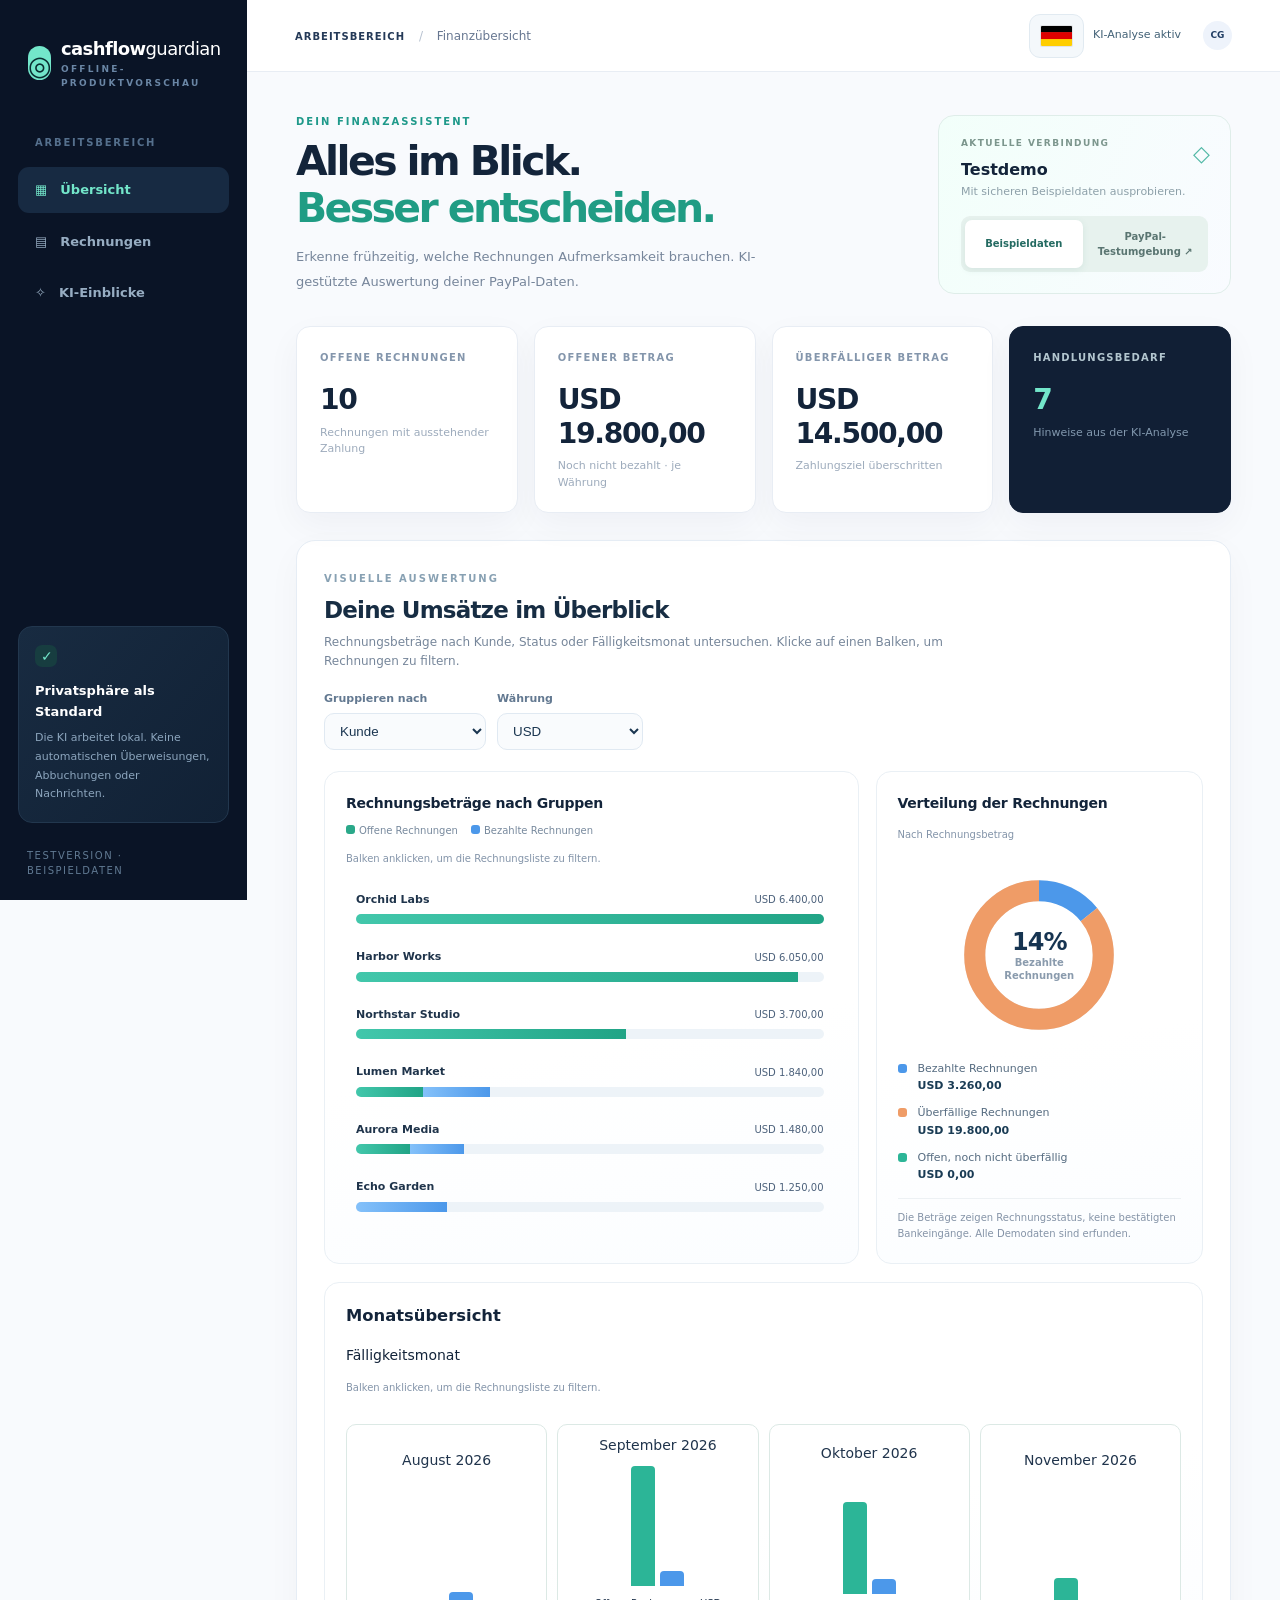
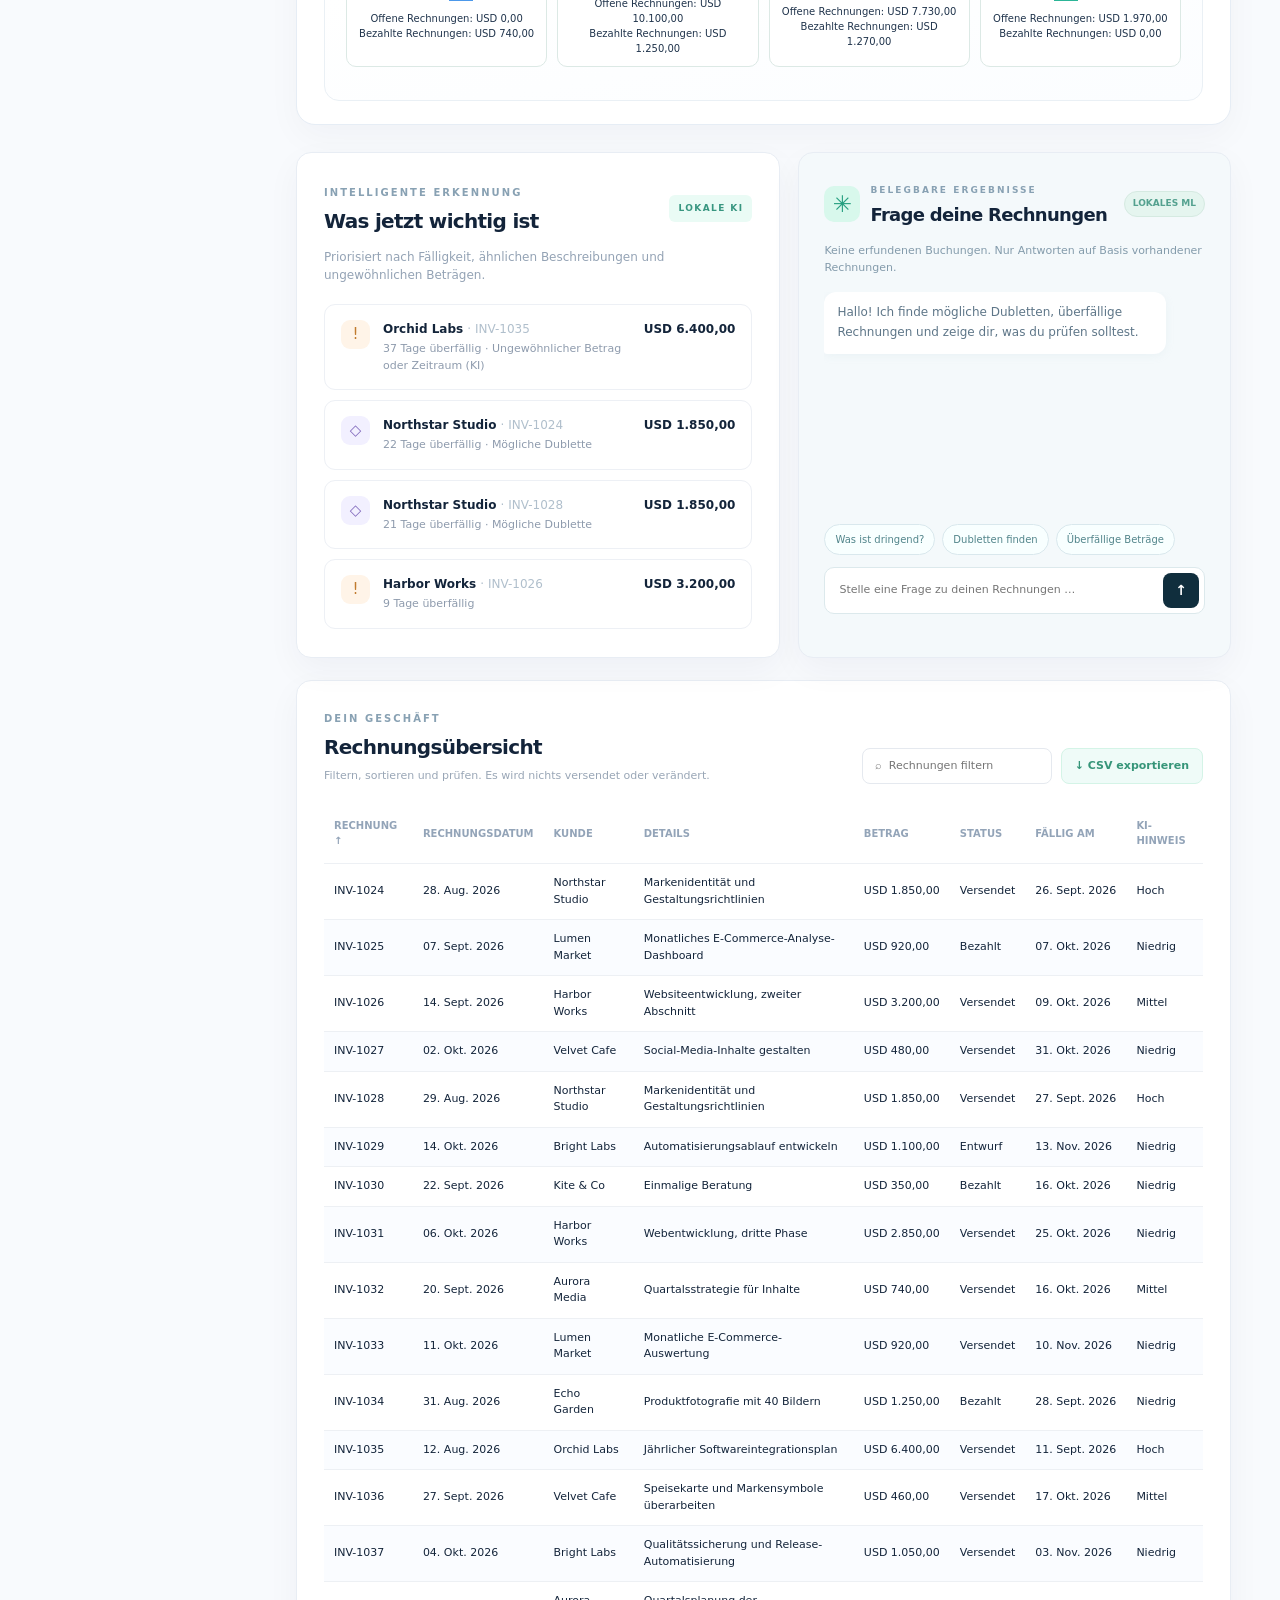
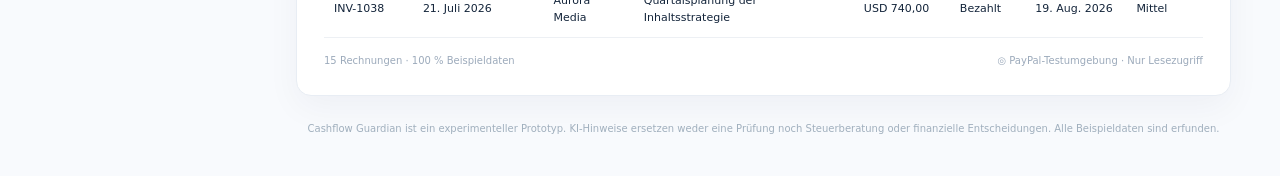
<file: Cashflow_Guardian_v0.7.html>
<!doctype html><html lang="de" dir="ltr"><head><meta charset="utf-8"><meta name="viewport" content="width=device-width,initial-scale=1"><title>Cashflow Guardian v0.7</title><style>
:root{--navy:#0a1426;--navy2:#111f35;--muted:#8492ac;--ink:#13243a;--mint:#73e6ca;--cream:#f6f8fb;--border:#e8edf4;--shadow:0 12px 34px rgba(14,29,60,.045)}*{box-sizing:border-box}html{scroll-behavior:smooth}body{margin:0;background:#f8fafd;color:var(--ink);font:14px/1.5 Inter,ui-sans-serif,system-ui,-apple-system,BlinkMacSystemFont,'Segoe UI',sans-serif}button,input{font:inherit}button{cursor:pointer}.layout{display:flex;min-height:100vh}.sidebar{position:sticky;top:0;height:100vh;width:247px;flex:0 0 247px;background:var(--navy);color:#fff;display:flex;flex-direction:column;padding:26px 18px 22px}.brand{display:flex;align-items:center;gap:10px;padding:9px 10px 36px;font-size:18px;font-weight:730;letter-spacing:-.6px}.brand-mark{display:grid;place-items:center;background:var(--mint);color:#092d30;border-radius:12px;width:34px;height:34px;font-size:27px}.brand-em{font-weight:350}.brand small{display:block;color:#6a86a5;font-size:9px;letter-spacing:2.3px;font-weight:700;margin-top:1px}.nav-section{padding:9px 17px 14px;color:#55708d;font-weight:750;font-size:10px;letter-spacing:1.8px}.nav-item{display:flex;align-items:center;gap:13px;text-decoration:none;color:#97adc2;margin:3px 0;padding:13px 17px;border-radius:11px;font-weight:560;font-size:13px}.nav-item:first-letter{font-size:18px}.nav-item.selected{background:#172a42;color:var(--mint)}.nav-item:hover{background:#172a42;color:#fff}.side-spacer{flex:1}.side-panel{border:1px solid #22374e;background:linear-gradient(130deg,#182b41,#112135);padding:18px 16px;border-radius:14px}.panel-led{width:22px;height:22px;background:#173d40;border-radius:7px;margin-bottom:13px;position:relative}.panel-led:after{content:'✓';position:absolute;left:6px;top:1px;color:var(--mint)}.side-panel strong{font-size:13px}.side-panel p{color:#8ca5bd;font-size:11px;line-height:1.7;margin:7px 0 0}.sidebar-foot{padding:25px 9px 0;font-size:10px;letter-spacing:1.5px;color:#617a93}.main{min-width:0;flex:1}.topbar{height:72px;background:white;border-bottom:1px solid var(--border);padding:0 48px;display:flex;align-items:center;justify-content:space-between;color:#677791;font-size:12px}.crumb{font-weight:750;color:#253a58;letter-spacing:1px;font-size:10px}.slash{color:#b7c2d0;padding:0 10px}.top-right{display:flex;gap:9px;align-items:center;color:#426176;font-size:11px}.dot{width:7px;height:7px;background:#43cba4;border-radius:50%;box-shadow:0 0 0 4px #e5fbf2}.avatar{width:29px;height:29px;display:grid;place-items:center;background:#eef3fb;color:#203d63;border-radius:50%;font-size:9px;font-weight:800;margin-left:13px}.page-content{max-width:1510px;margin:0 auto;padding:42px 49px 40px}.intro{display:flex;justify-content:space-between;gap:30px;align-items:center;margin-bottom:31px}.eyebrow{font-size:10px;font-weight:800;letter-spacing:2.05px;color:#88a1b3}.small-wave{color:#16ae94;margin-left:4px}.intro .eyebrow{color:#1f998a;margin:0 0 9px}h1,h2,h3,p{margin-top:0}h1{font-size:clamp(33px,3.2vw,49px);letter-spacing:-2.6px;line-height:1.14;font-weight:760;margin:0 0 14px}h1 em{font-style:normal;color:#209c84}.subtitle{color:#77869b;max-width:510px;font-size:13px;line-height:1.9;margin:0}.status-card{border:1px solid #dfede9;background:linear-gradient(110deg,#f2fffa,#f9fbff);border-radius:16px;padding:21px 22px;width:293px;flex:0 0 293px;position:relative}.status-icon{position:absolute;right:20px;top:21px;font-size:22px;color:#50b8a5}.status-card .eyebrow{font-size:9px;color:#7c968d;letter-spacing:1.4px;margin-bottom:8px}.status-card h3{font-size:16px;margin:0 0 2px}.status-card p:not(.eyebrow){color:#8da0a9;font-size:11px;margin:0 0 15px}.status-choice{background:#e7f2ee;display:flex;border-radius:9px;padding:4px;gap:4px}.choice{flex:1;background:transparent;border:0;border-radius:7px;padding:9px 4px;font-size:10px;color:#5a7571;font-weight:750}.choice.active{background:#fff;color:#236a61;box-shadow:0 2px 7px #3c89721c}.message{border-radius:10px;padding:12px 15px;background:#fff1e5;color:#9d582a;margin-bottom:16px}.metrics{display:grid;grid-template-columns:repeat(4,minmax(0,1fr));gap:16px;margin-bottom:22px}.metric{background:#fff;border:1px solid var(--border);box-shadow:var(--shadow);padding:23px 23px 21px;border-radius:14px;min-width:0}.metric-label{display:flex;justify-content:space-between;align-items:center;color:#8496ac;font-size:10px;font-weight:780;letter-spacing:1.2px}.metric-icon{color:#c5d0dd;font-size:16px}.metric-number{font-size:clamp(19px,2.2vw,31px);line-height:1.2;font-weight:760;letter-spacing:-1.3px;margin:18px 0 8px;white-space:normal;overflow-wrap:anywhere}.metric-desc{font-size:11px;color:#9dabbc}.accent-metric{background:var(--navy2);border-color:var(--navy2);color:#fff}.accent-metric .metric-label{color:#b3c6cf}.accent-metric .metric-icon{color:var(--mint)}.accent-metric .metric-number{color:var(--mint)}.accent-metric .metric-desc{color:#8298ae}.content-grid{display:grid;grid-template-columns:minmax(0,1.12fr) minmax(340px,1fr);gap:18px;margin-bottom:22px}.insight-panel,.assistant-panel,.table-panel{background:#fff;border-radius:15px;border:1px solid var(--border);box-shadow:var(--shadow)}.insight-panel{padding:28px 27px}.section-head,.assistant-top{display:flex;align-items:center;justify-content:space-between;gap:10px}.section-head h2,.assistant-top h2,.table-header h2{font-size:20px;letter-spacing:-.7px;margin:4px 0 0}.sparkle{color:#57d3ad}.ml-tag{font-size:9px;font-weight:800;letter-spacing:1.4px;background:#eafbf5;color:#389680;padding:7px 9px;border-radius:6px}.section-sub{font-size:12px;color:#94a3b5;margin:12px 0 20px}.alerts{display:flex;flex-direction:column;gap:10px}.alert{padding:15px 16px;border:1px solid #edf0f5;border-radius:11px;display:flex;align-items:flex-start;gap:13px}.alert-icon{flex:0 0 29px;width:29px;height:29px;border-radius:9px;display:grid;place-items:center;background:#fff4e8;color:#c17b2e;font-size:15px}.alert-duplicate .alert-icon{background:#f2f0ff;color:#8069bd}.alert-nothing .alert-icon{background:#eafbf5;color:#299f7e}.alert strong{display:block;font-size:12px}.alert p{margin:3px 0 0;color:#8e9bad;font-size:11px}.alert span.amount{margin-left:auto;white-space:nowrap;font-size:12px;font-weight:750}.assistant-panel{background:#f4f9fb;padding:25px 25px 21px;display:flex;flex-direction:column;min-height:376px}.assistant-top{justify-content:start}.bubble-symbol{height:36px;width:36px;display:grid;place-items:center;background:#d8f8ec;color:#269f80;font-size:23px;border-radius:10px}.assistant-top .eyebrow{font-size:9px}.assistant-top h2{font-size:18px;margin:2px 0}.offline-pill{margin-left:auto;background:#e5f5ef;color:#54a18f;border:1px solid #d5eae1;padding:5px 8px;border-radius:100px;font-size:9px;font-weight:730}.assistant-helper{margin:13px 0 16px;color:#839bab;font-size:11px}.conversation{flex:1;display:flex;flex-direction:column;gap:9px;min-height:116px;max-height:220px;overflow-y:auto;padding-right:5px}.bot-message,.user-message{font-size:12px;padding:11px 13px;max-width:91%;line-height:1.65;white-space:pre-wrap}.bot-message{background:#fff;color:#5e7688;border-radius:12px 12px 12px 3px;align-self:flex-start;box-shadow:0 2px 8px #acc2ce1e}.user-message{background:#183a49;color:#e8f9f6;border-radius:12px 12px 3px 12px;align-self:flex-end}.suggestions{display:flex;gap:7px;flex-wrap:wrap;margin:12px 0}.suggestions button{border:1px solid #d9e8ed;border-radius:30px;background:#f8ffff;color:#52858b;padding:7px 10px;font-size:10px}.suggestions button:hover{border-color:#78cfc0}.chat-form{display:flex;background:#fff;border:1px solid #dce9ec;border-radius:10px;padding:5px}.chat-form input{background:transparent;border:0;outline:0;padding:9px;min-width:0;flex:1;color:#315263;font-size:11px}.chat-form button{background:#102e3d;color:#fff;border:0;border-radius:8px;font-weight:800;width:36px}.table-panel{padding:26px 27px 12px}.table-header{display:flex;justify-content:space-between;align-items:flex-end;gap:15px;margin-bottom:19px}.table-header h2{font-size:20px}.table-header p{margin:6px 0 0;color:#99a6b6;font-size:11px}.table-actions{display:flex;gap:9px}.table-actions input{border:1px solid #e5e9ef;border-radius:8px;padding:9px 12px;min-width:185px;width:190px;font-size:11px;outline-color:#80dfbf}.export{background:#effbf8;border:1px solid #d4f4e7;color:#369579;border-radius:8px;font-weight:700;padding:9px 13px;font-size:11px}.grid-host{height:377px;width:100%}.table-footer{display:flex;justify-content:space-between;color:#9caabb;font-size:10px;padding:15px 0}.bottom-note{color:#a0afbd;text-align:center;font-size:10px;padding-top:25px}.skeleton{color:#8d9bae;font-size:12px}.fallback{border-collapse:collapse;width:100%;font-size:11px}.fallback th,.fallback td{text-align:left;border-bottom:1px solid #edf0f4;padding:11px 10px}.fallback th{color:#93a4b8;font-size:10px}.fallback tr:nth-child(2n){background:#fafcff}@media(max-width:1150px){.sidebar{width:207px;flex-basis:207px}.page-content{padding:30px 26px}.topbar{padding:0 26px}.metrics{grid-template-columns:repeat(2,minmax(0,1fr))}.content-grid{grid-template-columns:1fr}.status-card{flex-basis:260px;width:260px}}@media(max-width:680px){.layout{display:block}.sidebar{height:auto;width:auto;position:relative;padding:14px 16px;display:flex;flex-direction:row;align-items:center}.brand{padding:0;font-size:14px}.brand-mark{height:29px;width:29px}.brand small{font-size:8px}.nav-item,.nav-section,.side-panel,.sidebar-foot,.side-spacer{display:none}.main{width:100%}.topbar{height:50px;padding:0 16px}.top-right{font-size:9px}.page-content{padding:22px 16px}.intro{display:block}.intro h1{font-size:36px}.status-card{margin-top:20px;width:100%}.metrics{gap:9px}.metric{padding:15px 13px}.metric-label{font-size:8px}.metric-number{font-size:23px}.metric-desc{font-size:10px}.insight-panel,.assistant-panel,.table-panel{padding:19px 15px}.table-header{align-items:flex-start;flex-direction:column}.table-actions{width:100%}.table-actions input{min-width:0;flex:1}.grid-host{height:340px}}
/* v0.5 — embedded flag image files, avoiding missing regional-indicator emoji support */
.language-switcher{position:relative;z-index:80;flex:0 0 auto;direction:ltr}
.language-button{background:#f4f8fb;color:#20374c;border:1px solid #e1eaf1;border-radius:11px;padding:7px 10px;font-size:23px;font-weight:750;min-width:48px;min-height:44px;display:flex;align-items:center;justify-content:center;gap:0;white-space:nowrap;letter-spacing:0;line-height:1.1;cursor:pointer}
.language-button:hover{background:#e8f8f2;border-color:#b4e4d5}
.language-button:focus-visible,.lang-option:focus-visible{outline:3px solid #26aa89;outline-offset:2px}
.language-menu{position:absolute;right:0;top:calc(100% + 10px);width:min(270px,84vw);padding:8px;background:#fff;color:#20374c;box-shadow:0 20px 55px rgba(5,25,43,.18);border-radius:16px;border:1px solid #e3ecf1;display:grid;grid-template-columns:1fr;max-height:440px;overflow-y:auto}
.language-menu[hidden]{display:none!important}
.lang-option{background:transparent;border:0;border-radius:9px;padding:9px 11px;display:flex;align-items:center;gap:12px;text-align:left;font-size:13px;color:#20374c;width:100%}
.lang-option:hover,.lang-option[aria-checked="true"]{background:#eef9f5}
.flag-image{display:block;width:32px;height:22px;object-fit:cover;flex-shrink:0;border-radius:2px;border:1px solid rgba(20,37,56,.12);background:#fff;color:transparent} .language-button .flag-image{width:33px;height:22px}
.lang-option .lang-check{margin-left:auto;color:#229878;font-weight:900}
.table-scroll{max-width:100%;overflow:auto}
.fallback{min-width:770px}
.fallback .num-cell{white-space:nowrap;font-variant-numeric:tabular-nums}
[dir="rtl"] .topbar,[dir="rtl"] .intro,[dir="rtl"] .table-header,[dir="rtl"] .metric,[dir="rtl"] .alerts,[dir="rtl"] .table-panel,[dir="rtl"] .assistant-panel{direction:rtl}
[dir="rtl"] .alert span.amount,[dir="rtl"] .offline-pill{margin-left:0;margin-right:auto}
[dir="rtl"] .alert .amount{direction:ltr;unicode-bidi:isolate}
[dir="rtl"] .lang-option{direction:ltr}
[dir="rtl"] .language-menu{right:auto;left:0}
[dir="rtl"] .user-message{align-self:flex-start}
[dir="rtl"] .bot-message{align-self:flex-end}
[dir="rtl"] .chat-form button{transform:rotate(180deg)}
@media(max-width:680px){.language-button{min-width:44px;min-height:44px;padding:7px 9px;font-size:23px}.language-menu{left:auto;right:0}.topbar .top-status{display:none}.topbar{gap:10px}.topbar>div:first-child{overflow:hidden;text-overflow:ellipsis;white-space:nowrap}.table-footer{gap:8px;flex-wrap:wrap}}


/* Offline analytics: no external chart libraries or network dependencies */
.analytics-panel{margin:27px 0 27px;padding:26px 27px 23px;background:#fff;border:1px solid #e6edf5;border-radius:19px;box-shadow:0 12px 34px rgba(14,29,60,.035)}
.analytics-head{display:flex;align-items:flex-end;justify-content:space-between;gap:20px;flex-wrap:wrap;margin-bottom:21px}
.analytics-head h2{font-size:23px;letter-spacing:-.8px;margin:5px 0 5px;color:#172d43}.analytics-sub{font-size:12px;color:#76869a;margin:0;max-width:690px;line-height:1.6}
.analytics-controls{display:flex;align-items:flex-end;gap:11px;flex-wrap:wrap}.analytics-control{display:flex;flex-direction:column;gap:5px;font-size:11px;font-weight:700;color:#637991}
.analytics-control select{padding:9px 32px 9px 11px;border:1px solid #e0e9f2;border-radius:10px;background:#f9fbfd;color:#1a3550;min-width:146px;max-width:220px;outline:none}
.analytics-control select:focus-visible{outline:3px solid #73e6ca;outline-offset:2px}
.analytics-grid{display:grid;grid-template-columns:minmax(0,1.42fr) minmax(290px,.87fr);gap:17px}
.chart-card{border:1px solid #eaf0f5;border-radius:15px;padding:21px;background:linear-gradient(170deg,#fff 55%,#fbfdff)}
.chart-head{display:flex;align-items:center;justify-content:space-between;gap:9px;flex-wrap:wrap;margin-bottom:13px}.chart-head h3{font-size:14px;letter-spacing:-.25px;font-weight:730;margin:0}
.chart-hint{font-size:10px;color:#8394a9;margin:0 0 17px}.chart-legend{display:flex;flex-wrap:wrap;gap:13px;align-items:center;font-size:10px;color:#77899d}.chart-dot{display:inline-block;width:9px;height:9px;border-radius:3px;margin-right:4px;vertical-align:baseline;background:#2aa889}.chart-dot.paid{background:#4c98ea}.chart-dot.overdue{background:#ef9c67}
.group-chart{display:flex;flex-direction:column;gap:9px;max-height:355px;overflow-y:auto;padding:1px 3px 1px 0}
.group-bar{background:transparent;border:1px solid transparent;border-radius:10px;display:block;text-align:left;color:#1f344b;padding:7px 9px;width:100%;transition:background .15s,border-color .15s}
.group-bar:hover{background:#f3faf8;border-color:#d1ece3}.group-bar:focus-visible{outline:3px solid #2aa889;outline-offset:1px}.group-bar[aria-pressed="true"]{background:#eaf8f3;border-color:#8edccb}
.group-bar-top{display:flex;justify-content:space-between;gap:10px;align-items:center;font-size:11px;margin-bottom:6px}.group-bar-name{font-weight:650;overflow:hidden;text-overflow:ellipsis;white-space:nowrap;max-width:67%}.group-bar-value{color:#4d627c;font-size:10px;white-space:nowrap;font-variant-numeric:tabular-nums}
.bar-track{display:flex;height:10px;background:#edf3f8;border-radius:50px;overflow:hidden;max-width:100%}.bar-segment{height:100%;display:block}.bar-open{background:linear-gradient(90deg,#42c7ab,#21a486)}.bar-paid{background:linear-gradient(90deg,#84c1fa,#4c98ea)}
.group-clear{margin-top:13px;border:1px solid #b7dfd3;background:#ebfaf4;border-radius:9px;padding:8px 11px;color:#137b62;font-size:11px;font-weight:730;cursor:pointer}.group-clear[hidden]{display:none}
.donut-flex{display:flex;align-items:center;justify-content:center;gap:14px;flex-wrap:wrap;padding-top:3px}.donut-vis{position:relative;min-width:186px;width:186px;height:186px}.donut-vis svg{width:100%;height:100%}.donut-center{position:absolute;inset:0;display:flex;flex-direction:column;align-items:center;justify-content:center;pointer-events:none;line-height:1.25}
.donut-center strong{font-size:24px;letter-spacing:-1px;color:#163451}.donut-center small{font-size:10px;color:#8a9bad;font-weight:650;text-align:center;max-width:98px}
.donut-key{display:flex;flex-direction:column;gap:13px;flex:1;min-width:155px}.donut-entry{display:flex;align-items:start;gap:7px;font-size:11px;line-height:1.25;color:#556b80}.donut-entry .chart-dot{flex-shrink:0;margin-top:2px}.donut-entry strong{display:block;color:#193b54;margin-top:4px;font-weight:750;font-variant-numeric:tabular-nums}
.chart-note{color:#8493a7;font-size:10px;line-height:1.6;margin-top:16px;border-top:1px solid #edf1f4;padding-top:11px}.no-chart-data{padding:35px 10px;text-align:center;color:#7b8da2;font-size:12px}
@media(max-width:1100px){.analytics-grid{grid-template-columns:1fr}.donut-flex{justify-content:flex-start}}@media(max-width:680px){.analytics-panel{padding:18px;margin:20px 0}.chart-card{padding:15px}.analytics-head h2{font-size:21px}.analytics-controls{width:100%}.analytics-control{flex:1}.analytics-control select{min-width:0;width:100%}}

.monthly-card{margin-top:18px}.monthly-chart{display:flex;align-items:stretch;gap:10px;overflow-x:auto;padding:12px 0}.month-column{min-width:105px;flex:1;border:1px solid #dce9e5;border-radius:10px;background:#fff;padding:10px;color:#20344c}.month-column[aria-pressed="true"]{outline:2px solid #188a72;background:#effaf6}.month-bars{height:120px;display:flex;align-items:flex-end;justify-content:center;gap:5px;margin:10px 0}.month-bars i{width:24px;background:#2cb597;border-radius:4px 4px 0 0}.month-bars i+ i{background:#4c98ea}.month-column small{display:block;font-size:10px}.group-bar:focus-visible,.month-column:focus-visible{outline:3px solid #1659a3;outline-offset:2px}

.main,.page-content,.analytics-panel,.analytics-grid,.chart-card,.content-grid,.insight-panel,.assistant-panel,.table-panel{min-width:0}.monthly-card{max-width:100%}.monthly-chart{max-width:100%}@media(max-width:680px){.table-actions{max-width:100%;flex-wrap:wrap}.table-actions input{min-width:0;max-width:100%}.table-header{gap:12px}.analytics-controls{max-width:100%}.month-column{min-width:135px}}

.fallback th button{border:0;background:transparent;color:inherit;font:inherit;text-align:left;cursor:pointer;padding:4px 0}.fallback th button:focus-visible{outline:2px solid #1659a3}

.date-cell{white-space:nowrap;font-variant-numeric:tabular-nums}
</style><script>
/* Cashflow Guardian localization: UI, table, signals, synthetic descriptions. */
'use strict';
const CG_FLAG_IMAGES = {"de":"[data-uri]","en":"[data-uri]","es":"[data-uri]","fr":"[data-uri]","pt":"[data-uri]","it":"[data-uri]","zh":"[data-uri]","hi":"[data-uri]","ja":"[data-uri]","pl":"[data-uri]","ro":"[data-uri]","nl":"[data-uri]"};
const CG_LANGUAGES = {"en":{"name":"English","flag":"🇬🇧"},"de":{"name":"Deutsch","flag":"🇩🇪"},"es":{"name":"Español","flag":"🇪🇸"},"fr":{"name":"Français","flag":"🇫🇷"},"pt":{"name":"Português","flag":"🇵🇹"},"it":{"name":"Italiano","flag":"🇮🇹"},"zh":{"name":"中文","flag":"🇨🇳"},"hi":{"name":"हिन्दी","flag":"🇮🇳"},"ja":{"name":"日本語","flag":"🇯🇵"},"pl":{"name":"Polski","flag":"🇵🇱"},"ro":{"name":"Română","flag":"🇷🇴"},"nl":{"name":"Nederlands","flag":"🇳🇱"}};
const CG_TRANSLATIONS = {"en": {"brandSub": "OFFLINE PRODUCT PREVIEW", "workspace": "WORKSPACE", "overview": "Overview", "invoices": "Invoices", "insights": "AI insights", "private": "Private by default", "privacyDesc": "AI runs locally. No automatic transfers, charges or messages.", "buildVersion": "EVALUATION BUILD · SYNTHETIC DATA", "financialIntel": "Financial intelligence", "engineOnline": "AI engine online", "copilot": "YOUR FINANCIAL COPILOT", "heroTitle": "A clearer picture.", "heroEm": "Better decisions.", "introDesc": "Know what needs attention before it becomes a problem. AI-assisted invoice intelligence, grounded in your PayPal data.", "connectionLabel": "CURRENT CONNECTION", "synthetic": "Synthetic demo", "syntheticDesc": "Explore with privacy-safe sample data.", "sandboxDesc": "Connected using read-only API calls.", "demoData": "Demo data", "paypalSandbox": "PayPal Sandbox ↗", "openInvoices": "OPEN INVOICES", "awaiting": "Invoices awaiting payment", "outstandingLabel": "OUTSTANDING BALANCE", "totalUnpaid": "Total unpaid · per currency", "overdueLabel": "OVERDUE BALANCE", "pastDue": "Past due date", "needsAttention": "NEEDS ATTENTION", "aiSignals": "AI-assisted review signals", "smartDetection": "SMART DETECTION", "attentionQueue": "Your attention queue", "localML": "LOCAL ML", "priorityDesc": "Prioritized for review using due dates, description similarity and anomaly detection.", "analyzing": "Analyzing invoices…", "groundedInsights": "GROUNDED INSIGHTS", "askInvoices": "Ask your invoices", "onDeviceML": "ON-DEVICE ML", "assistantHelper": "No hallucinated transactions. Read-only answers based on invoice evidence.", "assistantWelcome": "Hi! I can help you spot duplicates, find overdue invoices, and decide what deserves a closer look.", "promptUrgent": "What's urgent?", "promptDuplicate": "Find duplicates", "promptOverdue": "Overdue balance", "askPlaceholder": "Ask about your invoices…", "askAria": "Ask a question", "sendAria": "Send question", "yourOperations": "YOUR OPERATIONS", "invoiceWorkspace": "Invoice workspace", "tableHelp": "Filter, sort and review. Nothing is sent or modified.", "exportCSV": "↓ Export CSV", "filterPlaceholder": "⌕  Filter invoices", "filterAria": "Filter invoice records", "readOnlyFooter": "◎ PayPal Sandbox · Read-only integration", "bottomDisclaimer": "Cashflow Guardian is an experimental prototype. AI flags are suggestions for manual review, not fraud findings, tax advice or automatic financial decisions. Synthetic data is clearly labeled.", "metricsAria": "Invoice key performance indicators", "languageAria": "Choose language", "languages": "Languages", "invoice": "INVOICE", "customer": "CUSTOMER", "details": "DETAILS", "amount": "AMOUNT", "status": "STATUS", "dueDate": "DUE DATE", "aiSignal": "AI SIGNAL", "issuedDate": "ISSUE DATE", "sent": "Sent", "unpaid": "Unpaid", "partlyPaid": "Partially paid", "paymentPending": "Payment pending", "overdue": "Overdue", "paid": "Paid", "draft": "Draft", "high": "High", "medium": "Medium", "low": "Low", "daysOverdue": "{n} days overdue", "possibleDuplicate": "Possible duplicate", "unusualFlag": "Unusual amount or age (ML)", "allClear": "All clear", "noSignals": "No local review signals detected.", "records": "{n} invoices", "syntheticTag": "100% synthetic", "sandboxReadOnly": "PayPal Sandbox (read-only)", "sandboxDisabled": "PayPal Sandbox requires credentials on the local server.", "sandboxLoaded": "Sandbox invoices loaded in read-only mode. No changes were made.", "serverError": "Server status could not be read: {msg}", "genericError": "Invalid server response", "askError": "Could not analyze invoices: {msg}", "topRisk": "Review first: {items}", "duplicateLead": "Potential duplicate pairs for manual review: {items}", "noDuplicates": "No potential duplicates were detected.", "overdueLead": "Overdue unpaid balances: {items}", "highestLead": "Largest open invoices: {items}", "noOpenInvoice": "No open invoices.", "invoiceLead": "{number}: {customer}; {amount}; status: {status}; due: {due}. {flags}", "noFlags": "No invoices need attention.", "unsupportedAsk": "Try asking about overdue invoices, duplicates, urgent items, largest balances or an invoice number.", "csvSaved": "CSV file prepared.", "langChanged": "Language changed.", "csv_number": "Invoice number", "csv_customer": "Customer", "csv_details": "Description", "csv_amount": "Amount", "csv_currency": "Currency", "csv_status": "Status", "csv_issued": "Issued", "csv_due": "Due", "csv_risk": "Risk", "csv_flags": "Review signals", "page": "Page", "next": "Next", "previous": "Previous", "of": "of", "to": "to", "pageSize": "Page size", "noRows": "No invoices to display", "filterOoo": "Filter", "contains": "Contains", "notContains": "Does not contain", "equals": "Equals", "blank": "Blank", "notBlank": "Not blank", "pleaseWait": "Please wait…", "analyticsKicker": "VISUAL EXPLORER", "analyticsTitle": "Your revenue at a glance", "analyticsSubtitle": "Explore invoice amounts by customer, status or due month. Select any bar to narrow the invoice list.", "groupLabel": "Group by", "groupCustomer": "Customer", "groupStatus": "Payment status", "groupMonth": "Due month", "groupRisk": "Review priority", "currencyLabel": "Currency", "groupChart": "Invoice values by group", "groupTip": "Select a bar to filter the invoice table.", "clearGroup": "Filter ×", "paidLegend": "Paid invoices", "openLegend": "Open invoices", "overdueLegend": "Overdue invoices", "upcomingLegend": "Open, not yet overdue", "draftsExcluded": "Drafts excluded", "distribution": "Invoice status breakdown", "distributionCaption": "By invoiced amount", "emptyChart": "No matching invoice amounts", "unassigned": "No due date", "groupSelected": "Selected group: {name}", "chartNote": "Amounts reflect invoice status, not verified bank deposits. Demo data is synthetic.", "recordsGrouped": "{n} invoices", "monthlyOverview": "Monthly overview"}, "de": {"brandSub": "OFFLINE-PRODUKTVORSCHAU", "workspace": "ARBEITSBEREICH", "overview": "Übersicht", "invoices": "Rechnungen", "insights": "KI-Einblicke", "private": "Privatsphäre als Standard", "privacyDesc": "Die KI arbeitet lokal. Keine automatischen Überweisungen, Abbuchungen oder Nachrichten.", "buildVersion": "TESTVERSION · BEISPIELDATEN", "financialIntel": "Finanzübersicht", "engineOnline": "KI-Analyse aktiv", "copilot": "DEIN FINANZASSISTENT", "heroTitle": "Alles im Blick.", "heroEm": "Besser entscheiden.", "introDesc": "Erkenne frühzeitig, welche Rechnungen Aufmerksamkeit brauchen. KI-gestützte Auswertung deiner PayPal-Daten.", "connectionLabel": "AKTUELLE VERBINDUNG", "synthetic": "Testdemo", "syntheticDesc": "Mit sicheren Beispieldaten ausprobieren.", "sandboxDesc": "Verbunden über eine API mit ausschließlich Lesezugriff.", "demoData": "Beispieldaten", "paypalSandbox": "PayPal-Testumgebung ↗", "openInvoices": "OFFENE RECHNUNGEN", "awaiting": "Rechnungen mit ausstehender Zahlung", "outstandingLabel": "OFFENER BETRAG", "totalUnpaid": "Noch nicht bezahlt · je Währung", "overdueLabel": "ÜBERFÄLLIGER BETRAG", "pastDue": "Zahlungsziel überschritten", "needsAttention": "HANDLUNGSBEDARF", "aiSignals": "Hinweise aus der KI-Analyse", "smartDetection": "INTELLIGENTE ERKENNUNG", "attentionQueue": "Was jetzt wichtig ist", "localML": "LOKALE KI", "priorityDesc": "Priorisiert nach Fälligkeit, ähnlichen Beschreibungen und ungewöhnlichen Beträgen.", "analyzing": "Rechnungen werden analysiert …", "groundedInsights": "BELEGBARE ERGEBNISSE", "askInvoices": "Frage deine Rechnungen", "onDeviceML": "LOKALES ML", "assistantHelper": "Keine erfundenen Buchungen. Nur Antworten auf Basis vorhandener Rechnungen.", "assistantWelcome": "Hallo! Ich finde mögliche Dubletten, überfällige Rechnungen und zeige dir, was du prüfen solltest.", "promptUrgent": "Was ist dringend?", "promptDuplicate": "Dubletten finden", "promptOverdue": "Überfällige Beträge", "askPlaceholder": "Stelle eine Frage zu deinen Rechnungen …", "askAria": "Frage stellen", "sendAria": "Frage senden", "yourOperations": "DEIN GESCHÄFT", "invoiceWorkspace": "Rechnungsübersicht", "tableHelp": "Filtern, sortieren und prüfen. Es wird nichts versendet oder verändert.", "exportCSV": "↓ CSV exportieren", "filterPlaceholder": "⌕  Rechnungen filtern", "filterAria": "Rechnungen durchsuchen", "readOnlyFooter": "◎ PayPal-Testumgebung · Nur Lesezugriff", "bottomDisclaimer": "Cashflow Guardian ist ein experimenteller Prototyp. KI-Hinweise ersetzen weder eine Prüfung noch Steuerberatung oder finanzielle Entscheidungen. Alle Beispieldaten sind erfunden.", "metricsAria": "Kennzahlen zu Rechnungen", "languageAria": "Sprache auswählen", "languages": "Sprachen", "invoice": "RECHNUNG", "customer": "KUNDE", "details": "DETAILS", "amount": "BETRAG", "status": "STATUS", "dueDate": "FÄLLIG AM", "aiSignal": "KI-HINWEIS", "issuedDate": "RECHNUNGSDATUM", "sent": "Versendet", "unpaid": "Unbezahlt", "partlyPaid": "Teilweise bezahlt", "paymentPending": "Zahlung ausstehend", "overdue": "Überfällig", "paid": "Bezahlt", "draft": "Entwurf", "high": "Hoch", "medium": "Mittel", "low": "Niedrig", "daysOverdue": "{n} Tage überfällig", "possibleDuplicate": "Mögliche Dublette", "unusualFlag": "Ungewöhnlicher Betrag oder Zeitraum (KI)", "allClear": "Alles in Ordnung", "noSignals": "Keine auffälligen Rechnungen erkannt.", "records": "{n} Rechnungen", "syntheticTag": "100 % Beispieldaten", "sandboxReadOnly": "PayPal-Testumgebung (nur Lesen)", "sandboxDisabled": "Für die Testumgebung fehlen Zugangsdaten auf dem lokalen Server.", "sandboxLoaded": "Testrechnungen geladen. Es wurde nichts verändert.", "serverError": "Serverstatus nicht verfügbar: {msg}", "genericError": "Ungültige Serverantwort", "askError": "Rechnungen konnten nicht analysiert werden: {msg}", "topRisk": "Zuerst prüfen: {items}", "duplicateLead": "Mögliche Dubletten zur Prüfung: {items}", "noDuplicates": "Keine möglichen Dubletten gefunden.", "overdueLead": "Überfällige offene Beträge: {items}", "highestLead": "Größte offene Rechnungen: {items}", "noOpenInvoice": "Keine offenen Rechnungen.", "invoiceLead": "{number}: {customer}; {amount}; Status: {status}; fällig: {due}. {flags}", "noFlags": "Keine Rechnungen benötigen deine Aufmerksamkeit.", "unsupportedAsk": "Frage nach überfälligen Rechnungen, Dubletten, dringenden Fällen, größten Beträgen oder einer Rechnungsnummer.", "csvSaved": "CSV-Datei vorbereitet.", "langChanged": "Sprache geändert.", "csv_number": "Rechnungsnummer", "csv_customer": "Kunde", "csv_details": "Beschreibung", "csv_amount": "Betrag", "csv_currency": "Währung", "csv_status": "Status", "csv_issued": "Ausgestellt", "csv_due": "Fällig", "csv_risk": "Risiko", "csv_flags": "Prüfhinweise", "page": "Seite", "next": "Weiter", "previous": "Zurück", "of": "von", "to": "bis", "pageSize": "Seitengröße", "noRows": "Keine Rechnungen vorhanden", "filterOoo": "Filter", "contains": "Enthält", "notContains": "Enthält nicht", "equals": "Gleich", "blank": "Leer", "notBlank": "Nicht leer", "pleaseWait": "Bitte warten …", "analyticsKicker": "VISUELLE AUSWERTUNG", "analyticsTitle": "Deine Umsätze im Überblick", "analyticsSubtitle": "Rechnungsbeträge nach Kunde, Status oder Fälligkeitsmonat untersuchen. Klicke auf einen Balken, um Rechnungen zu filtern.", "groupLabel": "Gruppieren nach", "groupCustomer": "Kunde", "groupStatus": "Zahlungsstatus", "groupMonth": "Fälligkeitsmonat", "groupRisk": "Prüfpriorität", "currencyLabel": "Währung", "groupChart": "Rechnungsbeträge nach Gruppen", "groupTip": "Balken anklicken, um die Rechnungsliste zu filtern.", "clearGroup": "Filter ×", "paidLegend": "Bezahlte Rechnungen", "openLegend": "Offene Rechnungen", "overdueLegend": "Überfällige Rechnungen", "upcomingLegend": "Offen, noch nicht überfällig", "draftsExcluded": "Entwürfe ausgeschlossen", "distribution": "Verteilung der Rechnungen", "distributionCaption": "Nach Rechnungsbetrag", "emptyChart": "Keine passenden Rechnungsbeträge", "unassigned": "Kein Fälligkeitsdatum", "groupSelected": "Gewählte Gruppe: {name}", "chartNote": "Die Beträge zeigen Rechnungsstatus, keine bestätigten Bankeingänge. Alle Demodaten sind erfunden.", "recordsGrouped": "{n} Rechnungen", "monthlyOverview": "Monatsübersicht"}, "es": {"brandSub": "VISTA PREVIA SIN CONEXIÓN", "workspace": "ESPACIO DE TRABAJO", "overview": "Resumen", "invoices": "Facturas", "insights": "Análisis de IA", "private": "Privacidad por defecto", "privacyDesc": "La IA funciona localmente. Sin transferencias, cargos ni mensajes automáticos.", "buildVersion": "VERSIÓN DE PRUEBA · DATOS FICTICIOS", "financialIntel": "Inteligencia financiera", "engineOnline": "IA activa", "copilot": "TU ASISTENTE FINANCIERO", "heroTitle": "Todo más claro.", "heroEm": "Mejores decisiones.", "introDesc": "Detecta a tiempo qué facturas requieren atención. Análisis de facturas con IA basado en tus datos de PayPal.", "connectionLabel": "CONEXIÓN ACTUAL", "synthetic": "Demostración", "syntheticDesc": "Explora con datos ficticios seguros.", "sandboxDesc": "Conexión con API de solo lectura.", "demoData": "Datos de prueba", "paypalSandbox": "Entorno de prueba PayPal ↗", "openInvoices": "FACTURAS ABIERTAS", "awaiting": "Facturas pendientes de pago", "outstandingLabel": "SALDO PENDIENTE", "totalUnpaid": "Total sin pagar · por moneda", "overdueLabel": "SALDO VENCIDO", "pastDue": "Plazo de pago vencido", "needsAttention": "REQUIERE ATENCIÓN", "aiSignals": "Avisos del análisis de IA", "smartDetection": "DETECCIÓN INTELIGENTE", "attentionQueue": "Tu lista de prioridades", "localML": "ML LOCAL", "priorityDesc": "Priorizado por vencimientos, similitud de textos y anomalías.", "analyzing": "Analizando facturas…", "groundedInsights": "RESULTADOS VERIFICABLES", "askInvoices": "Pregunta a tus facturas", "onDeviceML": "ML EN EL DISPOSITIVO", "assistantHelper": "Sin transacciones inventadas. Respuestas basadas solo en las facturas.", "assistantWelcome": "¡Hola! Puedo detectar duplicados, facturas vencidas y prioridades.", "promptUrgent": "¿Qué es urgente?", "promptDuplicate": "Buscar duplicados", "promptOverdue": "Saldo vencido", "askPlaceholder": "Pregunta sobre tus facturas…", "askAria": "Haz una pregunta", "sendAria": "Enviar pregunta", "yourOperations": "TUS OPERACIONES", "invoiceWorkspace": "Gestión de facturas", "tableHelp": "Filtra, ordena y revisa. No se envía ni modifica nada.", "exportCSV": "↓ Exportar CSV", "filterPlaceholder": "⌕  Filtrar facturas", "filterAria": "Buscar facturas", "readOnlyFooter": "◎ PayPal Sandbox · Solo lectura", "bottomDisclaimer": "Cashflow Guardian es un prototipo experimental. Los avisos de IA requieren revisión humana y no son asesoramiento fiscal ni decisiones financieras automáticas. Los datos son ficticios.", "metricsAria": "Indicadores de facturas", "languageAria": "Elegir idioma", "languages": "Idiomas", "invoice": "FACTURA", "customer": "CLIENTE", "details": "DETALLES", "amount": "IMPORTE", "status": "ESTADO", "dueDate": "VENCIMIENTO", "aiSignal": "AVISO IA", "issuedDate": "EMISIÓN", "sent": "Enviada", "unpaid": "Sin pagar", "partlyPaid": "Pago parcial", "paymentPending": "Pago pendiente", "overdue": "Vencida", "paid": "Pagada", "draft": "Borrador", "high": "Alto", "medium": "Medio", "low": "Bajo", "daysOverdue": "{n} días de retraso", "possibleDuplicate": "Posible duplicado", "unusualFlag": "Importe o antigüedad inusual (IA)", "allClear": "Todo correcto", "noSignals": "No se detectaron alertas.", "records": "{n} facturas", "syntheticTag": "100 % ficticio", "sandboxReadOnly": "PayPal Sandbox (solo lectura)", "sandboxDisabled": "Faltan credenciales de prueba en el servidor.", "sandboxLoaded": "Facturas cargadas en modo solo lectura. No hubo cambios.", "serverError": "No se pudo consultar el servidor: {msg}", "genericError": "Respuesta inválida del servidor", "askError": "No se pudieron analizar las facturas: {msg}", "topRisk": "Revisar primero: {items}", "duplicateLead": "Posibles duplicados para revisión: {items}", "noDuplicates": "No se detectaron posibles duplicados.", "overdueLead": "Importes vencidos pendientes: {items}", "highestLead": "Mayores facturas abiertas: {items}", "noOpenInvoice": "No hay facturas abiertas.", "invoiceLead": "{number}: {customer}; {amount}; estado: {status}; vence: {due}. {flags}", "noFlags": "Ninguna factura requiere atención.", "unsupportedAsk": "Pregunta por vencimientos, duplicados, prioridades, importes o un número de factura.", "csvSaved": "CSV preparado.", "langChanged": "Idioma cambiado.", "csv_number": "Número de factura", "csv_customer": "Cliente", "csv_details": "Descripción", "csv_amount": "Importe", "csv_currency": "Moneda", "csv_status": "Estado", "csv_issued": "Emisión", "csv_due": "Vencimiento", "csv_risk": "Riesgo", "csv_flags": "Avisos", "page": "Página", "next": "Siguiente", "previous": "Anterior", "of": "de", "to": "a", "pageSize": "Tamaño de página", "noRows": "No hay facturas", "filterOoo": "Filtro", "contains": "Contiene", "notContains": "No contiene", "equals": "Igual", "blank": "Vacío", "notBlank": "No vacío", "pleaseWait": "Espera…", "analyticsKicker": "ANÁLISIS VISUAL", "analyticsTitle": "Tus ingresos de un vistazo", "analyticsSubtitle": "Explora las facturas por cliente, estado o mes de vencimiento. Selecciona una barra para filtrar.", "groupLabel": "Agrupar por", "groupCustomer": "Cliente", "groupStatus": "Estado de pago", "groupMonth": "Mes de vencimiento", "groupRisk": "Prioridad de revisión", "currencyLabel": "Moneda", "groupChart": "Importes por grupo", "groupTip": "Selecciona una barra para filtrar facturas.", "clearGroup": "Filtro ×", "paidLegend": "Facturas pagadas", "openLegend": "Facturas pendientes", "overdueLegend": "Facturas vencidas", "upcomingLegend": "Pendientes no vencidas", "draftsExcluded": "Sin borradores", "distribution": "Distribución de facturas", "distributionCaption": "Según el importe", "emptyChart": "Sin importes para mostrar", "unassigned": "Sin vencimiento", "groupSelected": "Grupo seleccionado: {name}", "chartNote": "Los importes reflejan facturas, no depósitos bancarios. Los datos son ficticios.", "recordsGrouped": "{n} facturas", "monthlyOverview": "Resumen mensual"}, "fr": {"brandSub": "APERÇU HORS LIGNE", "workspace": "ESPACE DE TRAVAIL", "overview": "Vue d’ensemble", "invoices": "Factures", "insights": "Analyses IA", "private": "Confidentiel par défaut", "privacyDesc": "L’IA fonctionne localement. Aucun transfert, débit ou message automatique.", "buildVersion": "VERSION TEST · DONNÉES FICTIVES", "financialIntel": "Analyse financière", "engineOnline": "IA active", "copilot": "VOTRE COPILOTE FINANCIER", "heroTitle": "Une vision plus claire.", "heroEm": "De meilleures décisions.", "introDesc": "Repérez les factures à surveiller avant qu’un problème ne survienne. Analyse IA fondée sur les données PayPal.", "connectionLabel": "CONNEXION ACTUELLE", "synthetic": "Démo fictive", "syntheticDesc": "Découvrez des exemples sans données personnelles.", "sandboxDesc": "Connexion API en lecture seule.", "demoData": "Données de démo", "paypalSandbox": "Bac à sable PayPal ↗", "openInvoices": "FACTURES OUVERTES", "awaiting": "Factures en attente de paiement", "outstandingLabel": "SOLDE À RECEVOIR", "totalUnpaid": "Total impayé · par devise", "overdueLabel": "SOLDE EN RETARD", "pastDue": "Échéance dépassée", "needsAttention": "À SURVEILLER", "aiSignals": "Alertes de l’analyse IA", "smartDetection": "DÉTECTION INTELLIGENTE", "attentionQueue": "Vos priorités", "localML": "IA LOCALE", "priorityDesc": "Priorité selon les échéances, les similitudes et les anomalies.", "analyzing": "Analyse des factures…", "groundedInsights": "ANALYSES VÉRIFIABLES", "askInvoices": "Interrogez vos factures", "onDeviceML": "ML LOCAL", "assistantHelper": "Aucune transaction inventée. Réponses fondées sur les factures.", "assistantWelcome": "Bonjour ! Je peux repérer les doublons, les retards et les priorités.", "promptUrgent": "Quoi de plus urgent ?", "promptDuplicate": "Trouver les doublons", "promptOverdue": "Montant en retard", "askPlaceholder": "Posez une question…", "askAria": "Poser une question", "sendAria": "Envoyer la question", "yourOperations": "VOS OPÉRATIONS", "invoiceWorkspace": "Espace factures", "tableHelp": "Filtrez, triez et vérifiez. Rien n’est envoyé ou modifié.", "exportCSV": "↓ Exporter CSV", "filterPlaceholder": "⌕  Filtrer les factures", "filterAria": "Rechercher des factures", "readOnlyFooter": "◎ PayPal Sandbox · Lecture seule", "bottomDisclaimer": "Cashflow Guardian est un prototype expérimental. Les alertes IA nécessitent une vérification humaine ; elles ne constituent pas un conseil fiscal ni une décision financière automatique. Données fictives.", "metricsAria": "Indicateurs de facturation", "languageAria": "Choisir la langue", "languages": "Langues", "invoice": "FACTURE", "customer": "CLIENT", "details": "DÉTAILS", "amount": "MONTANT", "status": "STATUT", "dueDate": "ÉCHÉANCE", "aiSignal": "ALERTE IA", "issuedDate": "ÉMISSION", "sent": "Envoyée", "unpaid": "Impayée", "partlyPaid": "Partiellement payée", "paymentPending": "Paiement en attente", "overdue": "En retard", "paid": "Payée", "draft": "Brouillon", "high": "Élevé", "medium": "Moyen", "low": "Faible", "daysOverdue": "{n} jours de retard", "possibleDuplicate": "Doublon possible", "unusualFlag": "Montant ou ancienneté inhabituel (IA)", "allClear": "Tout va bien", "noSignals": "Aucune alerte détectée.", "records": "{n} factures", "syntheticTag": "100 % fictif", "sandboxReadOnly": "PayPal Sandbox (lecture seule)", "sandboxDisabled": "Identifiants Sandbox manquants sur le serveur local.", "sandboxLoaded": "Factures chargées en lecture seule. Rien n’a été modifié.", "serverError": "État du serveur indisponible : {msg}", "genericError": "Réponse du serveur incorrecte", "askError": "Impossible d’analyser les factures : {msg}", "topRisk": "À vérifier en premier : {items}", "duplicateLead": "Doublons possibles à vérifier : {items}", "noDuplicates": "Aucun doublon potentiel détecté.", "overdueLead": "Montants impayés en retard : {items}", "highestLead": "Plus grandes factures ouvertes : {items}", "noOpenInvoice": "Aucune facture ouverte.", "invoiceLead": "{number} : {customer} ; {amount} ; statut : {status} ; échéance : {due}. {flags}", "noFlags": "Aucune facture à surveiller.", "unsupportedAsk": "Demandez les retards, doublons, priorités, montants ou un numéro de facture.", "csvSaved": "Fichier CSV préparé.", "langChanged": "Langue modifiée.", "csv_number": "Numéro de facture", "csv_customer": "Client", "csv_details": "Description", "csv_amount": "Montant", "csv_currency": "Devise", "csv_status": "Statut", "csv_issued": "Émise", "csv_due": "Échéance", "csv_risk": "Risque", "csv_flags": "Alertes", "page": "Page", "next": "Suivant", "previous": "Précédent", "of": "sur", "to": "à", "pageSize": "Taille de page", "noRows": "Aucune facture", "filterOoo": "Filtre", "contains": "Contient", "notContains": "Ne contient pas", "equals": "Égale", "blank": "Vide", "notBlank": "Non vide", "pleaseWait": "Veuillez patienter…", "analyticsKicker": "ANALYSE VISUELLE", "analyticsTitle": "Vos revenus en un coup d’œil", "analyticsSubtitle": "Explorez les factures par client, statut ou mois d’échéance. Cliquez sur une barre pour filtrer.", "groupLabel": "Regrouper par", "groupCustomer": "Client", "groupStatus": "Statut de paiement", "groupMonth": "Mois d’échéance", "groupRisk": "Priorité de suivi", "currencyLabel": "Devise", "groupChart": "Montants par groupe", "groupTip": "Cliquez sur une barre pour filtrer les factures.", "clearGroup": "Filtre ×", "paidLegend": "Factures réglées", "openLegend": "Factures ouvertes", "overdueLegend": "Factures en retard", "upcomingLegend": "Ouvertes non échues", "draftsExcluded": "Brouillons exclus", "distribution": "Répartition des factures", "distributionCaption": "Par montant facturé", "emptyChart": "Aucun montant à afficher", "unassigned": "Sans échéance", "groupSelected": "Groupe sélectionné : {name}", "chartNote": "Montants facturés, non des dépôts bancaires vérifiés. Données fictives.", "recordsGrouped": "{n} factures", "monthlyOverview": "Vue mensuelle"}, "pt": {"brandSub": "DEMONSTRAÇÃO OFFLINE", "workspace": "ÁREA DE TRABALHO", "overview": "Visão geral", "invoices": "Faturas", "insights": "Análises com IA", "private": "Privacidade por padrão", "privacyDesc": "A IA funciona localmente. Sem transferências, cobranças ou mensagens automáticas.", "buildVersion": "VERSÃO DE TESTE v0.5 · DADOS FICTÍCIOS", "financialIntel": "Inteligência financeira", "engineOnline": "IA ativa", "copilot": "SEU ASSISTENTE FINANCEIRO", "heroTitle": "Uma visão mais clara.", "heroEm": "Melhores decisões.", "introDesc": "Saiba o que precisa de atenção antes de se tornar um problema. Análise de faturas com IA, baseada nos seus dados PayPal.", "connectionLabel": "CONEXÃO ATUAL", "synthetic": "Dados de demonstração", "syntheticDesc": "Experimente com dados fictícios que respeitam a privacidade.", "sandboxDesc": "Conectado por API somente leitura.", "demoData": "Dados de demonstração", "paypalSandbox": "Sandbox do PayPal ↗", "openInvoices": "FATURAS POR PAGAR", "awaiting": "Faturas a aguardar pagamento", "outstandingLabel": "SALDO EM DÍVIDA", "totalUnpaid": "Total não pago · por moeda", "overdueLabel": "SALDO EM ATRASO", "pastDue": "Prazo vencido", "needsAttention": "REQUER ATENÇÃO", "aiSignals": "Alertas da análise de IA", "smartDetection": "DETEÇÃO INTELIGENTE", "attentionQueue": "Prioridades a verificar", "localML": "ML LOCAL", "priorityDesc": "Organizado por datas de vencimento, semelhança de descrições e deteção de anomalias.", "analyzing": "Analisando faturas…", "groundedInsights": "RESULTADOS VERIFICÁVEIS", "askInvoices": "Pergunte sobre as faturas", "onDeviceML": "IA LOCAL", "assistantHelper": "Sem transações inventadas. Respostas baseadas nas faturas.", "assistantWelcome": "Olá! Posso ajudar a detetar duplicados, faturas vencidas e assuntos prioritários.", "promptUrgent": "O que é urgente?", "promptDuplicate": "Encontrar duplicados", "promptOverdue": "Saldo atrasado", "askPlaceholder": "Pergunte sobre suas faturas…", "askAria": "Fazer uma pergunta", "sendAria": "Enviar pergunta", "yourOperations": "SUAS OPERAÇÕES", "invoiceWorkspace": "Painel de faturas", "tableHelp": "Filtre, ordene e revise. Nada é enviado ou modificado.", "exportCSV": "↓ Exportar CSV", "filterPlaceholder": "⌕  Filtrar faturas", "filterAria": "Pesquisar faturas", "readOnlyFooter": "◎ PayPal Sandbox · Apenas leitura", "bottomDisclaimer": "Cashflow Guardian é um protótipo experimental. Alertas de IA exigem revisão humana e não são consultoria tributária nem decisões financeiras automáticas. Dados fictícios.", "metricsAria": "Indicadores de faturas", "languageAria": "Escolher idioma", "languages": "Idiomas", "invoice": "FATURA", "customer": "CLIENTE", "details": "DESCRIÇÃO", "amount": "VALOR", "status": "STATUS", "dueDate": "DATA DE VENCIMENTO", "aiSignal": "ALERTA IA", "issuedDate": "EMISSÃO", "sent": "Enviada", "unpaid": "Não paga", "partlyPaid": "Parcialmente paga", "paymentPending": "Pagamento pendente", "overdue": "Vencida", "paid": "Paga", "draft": "Rascunho", "high": "Alto", "medium": "Médio", "low": "Baixo", "daysOverdue": "{n} dias de atraso", "possibleDuplicate": "Possível duplicado", "unusualFlag": "Valor ou idade incomum (IA)", "allClear": "Tudo certo", "noSignals": "Nenhum alerta detectado.", "records": "{n} faturas", "syntheticTag": "100% fictício", "sandboxReadOnly": "PayPal Sandbox (somente leitura)", "sandboxDisabled": "Credenciais de sandbox ausentes no servidor local.", "sandboxLoaded": "Faturas carregadas apenas para leitura. Nada foi alterado.", "serverError": "Erro ao consultar o servidor: {msg}", "genericError": "Resposta inválida do servidor", "askError": "Não foi possível analisar as faturas: {msg}", "topRisk": "Revisar primeiro: {items}", "duplicateLead": "Possíveis duplicatas para revisão: {items}", "noDuplicates": "Nenhuma possível duplicata encontrada.", "overdueLead": "Valores em atraso: {items}", "highestLead": "Maiores faturas em aberto: {items}", "noOpenInvoice": "Não há faturas em aberto.", "invoiceLead": "{number}: {customer}; {amount}; status: {status}; vence: {due}. {flags}", "noFlags": "Nenhuma fatura exige atenção.", "unsupportedAsk": "Pergunte sobre atrasos, duplicatas, prioridades, valores ou número de fatura.", "csvSaved": "CSV preparado.", "langChanged": "Idioma alterado.", "csv_number": "Número da fatura", "csv_customer": "Cliente", "csv_details": "Descrição", "csv_amount": "Valor", "csv_currency": "Moeda", "csv_status": "Status", "csv_issued": "Data de emissão", "csv_due": "Vencimento", "csv_risk": "Risco", "csv_flags": "Sinais para verificação", "page": "Página", "next": "Próxima", "previous": "Anterior", "of": "de", "to": "até", "pageSize": "Tamanho da página", "noRows": "Sem faturas", "filterOoo": "Filtro", "contains": "Contém", "notContains": "Não contém", "equals": "Igual", "blank": "Vazio", "notBlank": "Não vazio", "pleaseWait": "Aguarde…", "analyticsKicker": "ANÁLISE VISUAL", "analyticsTitle": "Receitas num relance", "analyticsSubtitle": "Explore faturas por cliente, estado ou mês de vencimento. Clique numa barra para filtrar.", "groupLabel": "Agrupar por", "groupCustomer": "Cliente", "groupStatus": "Estado do pagamento", "groupMonth": "Mês de vencimento", "groupRisk": "Prioridade de revisão", "currencyLabel": "Moeda", "groupChart": "Montantes por grupo", "groupTip": "Clique numa barra para filtrar faturas.", "clearGroup": "Filtro ×", "paidLegend": "Faturas pagas", "openLegend": "Faturas em aberto", "overdueLegend": "Faturas vencidas", "upcomingLegend": "Em aberto, não vencidas", "draftsExcluded": "Rascunhos excluídos", "distribution": "Distribuição de faturas", "distributionCaption": "Por montante faturado", "emptyChart": "Sem montantes a apresentar", "unassigned": "Sem data de vencimento", "groupSelected": "Grupo selecionado: {name}", "chartNote": "Os montantes refletem faturas, não depósitos bancários confirmados. Dados fictícios.", "recordsGrouped": "{n} faturas", "monthlyOverview": "Resumo mensal"}, "it": {"brandSub": "ANTEPRIMA OFFLINE", "workspace": "AREA DI LAVORO", "overview": "Panoramica", "invoices": "Fatture", "insights": "Analisi IA", "private": "Privacy per impostazione predefinita", "privacyDesc": "L’IA lavora in locale. Nessun trasferimento, addebito o messaggio automatico.", "buildVersion": "VERSIONE DI PROVA · DATI FITTIZI", "financialIntel": "Analisi finanziaria", "engineOnline": "IA attiva", "copilot": "IL TUO ASSISTENTE FINANZIARIO", "heroTitle": "Tutto più chiaro.", "heroEm": "Decisioni migliori.", "introDesc": "Scopri in anticipo quali fatture richiedono attenzione. Analisi IA basata sui dati PayPal.", "connectionLabel": "CONNESSIONE ATTUALE", "synthetic": "Demo fittizia", "syntheticDesc": "Esplora con dati di esempio sicuri.", "sandboxDesc": "Connesso con API di sola lettura.", "demoData": "Dati demo", "paypalSandbox": "Sandbox PayPal ↗", "openInvoices": "FATTURE APERTE", "awaiting": "Fatture in attesa di pagamento", "outstandingLabel": "SALDO DA INCASSARE", "totalUnpaid": "Totale non pagato · per valuta", "overdueLabel": "SALDO SCADUTO", "pastDue": "Termine di pagamento superato", "needsAttention": "DA CONTROLLARE", "aiSignals": "Segnali dell’analisi IA", "smartDetection": "RILEVAMENTO INTELLIGENTE", "attentionQueue": "Le tue priorità", "localML": "ML LOCALE", "priorityDesc": "Priorità in base a scadenze, somiglianze e anomalie.", "analyzing": "Analisi delle fatture…", "groundedInsights": "RISULTATI VERIFICABILI", "askInvoices": "Chiedi alle fatture", "onDeviceML": "ML SUL DISPOSITIVO", "assistantHelper": "Nessuna transazione inventata. Risposte basate sulle fatture.", "assistantWelcome": "Ciao! Posso individuare duplicati, ritardi e priorità.", "promptUrgent": "Cosa è urgente?", "promptDuplicate": "Trova duplicati", "promptOverdue": "Saldo scaduto", "askPlaceholder": "Fai una domanda sulle fatture…", "askAria": "Fai una domanda", "sendAria": "Invia domanda", "yourOperations": "LE TUE ATTIVITÀ", "invoiceWorkspace": "Gestione fatture", "tableHelp": "Filtra, ordina e controlla. Nulla viene inviato o modificato.", "exportCSV": "↓ Esporta CSV", "filterPlaceholder": "⌕  Filtra le fatture", "filterAria": "Cerca fatture", "readOnlyFooter": "◎ PayPal Sandbox · Sola lettura", "bottomDisclaimer": "Cashflow Guardian è un prototipo sperimentale. I segnali IA richiedono verifica umana, non costituiscono consulenza fiscale né decisioni finanziarie automatiche. Dati fittizi.", "metricsAria": "Indicatori fatture", "languageAria": "Scegli lingua", "languages": "Lingue", "invoice": "FATTURA", "customer": "CLIENTE", "details": "DETTAGLI", "amount": "IMPORTO", "status": "STATO", "dueDate": "SCADENZA", "aiSignal": "SEGNALAZIONE IA", "issuedDate": "EMISSIONE", "sent": "Inviata", "unpaid": "Non pagata", "partlyPaid": "Parzialmente pagata", "paymentPending": "Pagamento in attesa", "overdue": "Scaduta", "paid": "Pagata", "draft": "Bozza", "high": "Alto", "medium": "Medio", "low": "Basso", "daysOverdue": "{n} giorni di ritardo", "possibleDuplicate": "Possibile duplicato", "unusualFlag": "Importo o anzianità insolita (IA)", "allClear": "Tutto a posto", "noSignals": "Nessun segnale rilevato.", "records": "{n} fatture", "syntheticTag": "100% fittizio", "sandboxReadOnly": "PayPal Sandbox (sola lettura)", "sandboxDisabled": "Credenziali Sandbox mancanti nel server locale.", "sandboxLoaded": "Fatture caricate in sola lettura. Nessuna modifica.", "serverError": "Stato server non disponibile: {msg}", "genericError": "Risposta non valida del server", "askError": "Impossibile analizzare le fatture: {msg}", "topRisk": "Controlla prima: {items}", "duplicateLead": "Possibili duplicati da verificare: {items}", "noDuplicates": "Nessun possibile duplicato.", "overdueLead": "Importi scaduti non pagati: {items}", "highestLead": "Fatture aperte maggiori: {items}", "noOpenInvoice": "Nessuna fattura aperta.", "invoiceLead": "{number}: {customer}; {amount}; stato: {status}; scadenza: {due}. {flags}", "noFlags": "Nessuna fattura richiede attenzione.", "unsupportedAsk": "Chiedi di scadenze, duplicati, priorità, importi o un numero di fattura.", "csvSaved": "CSV preparato.", "langChanged": "Lingua cambiata.", "csv_number": "Numero fattura", "csv_customer": "Cliente", "csv_details": "Descrizione", "csv_amount": "Importo", "csv_currency": "Valuta", "csv_status": "Stato", "csv_issued": "Emissione", "csv_due": "Scadenza", "csv_risk": "Rischio", "csv_flags": "Segnali", "page": "Pagina", "next": "Avanti", "previous": "Indietro", "of": "di", "to": "a", "pageSize": "Dimensione pagina", "noRows": "Nessuna fattura", "filterOoo": "Filtro", "contains": "Contiene", "notContains": "Non contiene", "equals": "Uguale", "blank": "Vuoto", "notBlank": "Non vuoto", "pleaseWait": "Attendere…", "analyticsKicker": "ANALISI VISIVA", "analyticsTitle": "Ricavi a colpo d’occhio", "analyticsSubtitle": "Esplora le fatture per cliente, stato o mese di scadenza. Seleziona una barra per filtrare.", "groupLabel": "Raggruppa per", "groupCustomer": "Cliente", "groupStatus": "Stato del pagamento", "groupMonth": "Mese di scadenza", "groupRisk": "Priorità di controllo", "currencyLabel": "Valuta", "groupChart": "Importi per gruppo", "groupTip": "Seleziona una barra per filtrare le fatture.", "clearGroup": "Filtro ×", "paidLegend": "Fatture pagate", "openLegend": "Fatture aperte", "overdueLegend": "Fatture scadute", "upcomingLegend": "Aperte non scadute", "draftsExcluded": "Bozze escluse", "distribution": "Ripartizione delle fatture", "distributionCaption": "Per importo fatturato", "emptyChart": "Nessun importo disponibile", "unassigned": "Nessuna scadenza", "groupSelected": "Gruppo selezionato: {name}", "chartNote": "Gli importi sono fatturati, non versamenti bancari verificati. Dati fittizi.", "recordsGrouped": "{n} fatture", "monthlyOverview": "Riepilogo mensile"}, "zh": {"brandSub": "离线产品预览", "workspace": "工作区", "overview": "概览", "invoices": "发票", "insights": "AI 分析", "private": "隐私优先", "privacyDesc": "AI 在本地运行，不会自动转账、扣款或发送消息。", "buildVersion": "测试版 · 虚构数据", "financialIntel": "财务分析", "engineOnline": "AI 分析已启动", "copilot": "您的财务助手", "heroTitle": "情况更清晰。", "heroEm": "决策更明智。", "introDesc": "提前发现需要关注的发票。基于 PayPal 数据的 AI 辅助分析。", "connectionLabel": "当前连接", "synthetic": "模拟演示", "syntheticDesc": "使用安全的示例数据体验。", "sandboxDesc": "通过只读 API 连接。", "demoData": "演示数据", "paypalSandbox": "PayPal 沙盒 ↗", "openInvoices": "未结发票", "awaiting": "等待付款的发票", "outstandingLabel": "未收余额", "totalUnpaid": "未付款总额 · 按币种", "overdueLabel": "逾期金额", "pastDue": "已超过付款期限", "needsAttention": "需要关注", "aiSignals": "AI 辅助审查提示", "smartDetection": "智能检测", "attentionQueue": "优先处理事项", "localML": "本地机器学习", "priorityDesc": "根据到期时间、描述相似度和异常情况排序。", "analyzing": "正在分析发票…", "groundedInsights": "有据可查的分析", "askInvoices": "询问发票", "onDeviceML": "设备端机器学习", "assistantHelper": "不虚构交易。只根据发票提供答案。", "assistantWelcome": "您好！我可以帮助发现重复发票、逾期款项和优先事项。", "promptUrgent": "什么最紧急？", "promptDuplicate": "查找重复项", "promptOverdue": "逾期余额", "askPlaceholder": "输入发票相关问题…", "askAria": "提问", "sendAria": "发送问题", "yourOperations": "您的业务", "invoiceWorkspace": "发票管理", "tableHelp": "筛选、排序、审核。不会发送或更改任何内容。", "exportCSV": "↓ 导出 CSV", "filterPlaceholder": "⌕  筛选发票", "filterAria": "搜索发票", "readOnlyFooter": "◎ PayPal 沙盒 · 只读", "bottomDisclaimer": "Cashflow Guardian 是实验性原型。AI 提示仅供人工审核，不构成欺诈结论、税务建议或自动财务决策。所有演示数据均为虚构。", "metricsAria": "发票关键指标", "languageAria": "选择语言", "languages": "语言", "invoice": "发票", "customer": "客户", "details": "详情", "amount": "金额", "status": "状态", "dueDate": "到期日", "aiSignal": "AI 提示", "issuedDate": "开具日期", "sent": "已发送", "unpaid": "未付款", "partlyPaid": "部分付款", "paymentPending": "待付款", "overdue": "已逾期", "paid": "已付款", "draft": "草稿", "high": "高", "medium": "中", "low": "低", "daysOverdue": "逾期 {n} 天", "possibleDuplicate": "可能重复", "unusualFlag": "金额或日期异常 (AI)", "allClear": "一切正常", "noSignals": "未发现需要审查的异常。", "records": "{n} 张发票", "syntheticTag": "100% 虚构数据", "sandboxReadOnly": "PayPal 沙盒（只读）", "sandboxDisabled": "本地服务器尚未配置沙盒凭据。", "sandboxLoaded": "已加载沙盒发票，未修改任何信息。", "serverError": "无法读取服务器状态：{msg}", "genericError": "服务器响应无效", "askError": "无法分析发票：{msg}", "topRisk": "优先检查：{items}", "duplicateLead": "待人工检查的可能重复项：{items}", "noDuplicates": "未发现可能重复项。", "overdueLead": "逾期未付金额：{items}", "highestLead": "最大未结发票：{items}", "noOpenInvoice": "没有未结发票。", "invoiceLead": "{number}：{customer}；{amount}；状态：{status}；到期：{due}。{flags}", "noFlags": "当前没有需要处理的发票。", "unsupportedAsk": "可以询问逾期发票、重复项、优先事项、最大金额或发票编号。", "csvSaved": "CSV 已准备好。", "langChanged": "语言已更改。", "csv_number": "发票编号", "csv_customer": "客户", "csv_details": "描述", "csv_amount": "金额", "csv_currency": "币种", "csv_status": "状态", "csv_issued": "开具", "csv_due": "到期", "csv_risk": "风险", "csv_flags": "审查提示", "page": "页", "next": "下一页", "previous": "上一页", "of": "共", "to": "至", "pageSize": "每页数量", "noRows": "没有发票", "filterOoo": "筛选", "contains": "包含", "notContains": "不包含", "equals": "等于", "blank": "空白", "notBlank": "非空白", "pleaseWait": "请稍候…", "analyticsKicker": "可视化分析", "analyticsTitle": "一目了然的收入概览", "analyticsSubtitle": "按客户、支付状态或到期月份查看发票。点击条形图筛选列表。", "groupLabel": "分组方式", "groupCustomer": "客户", "groupStatus": "付款状态", "groupMonth": "到期月份", "groupRisk": "审查优先级", "currencyLabel": "货币", "groupChart": "各组发票金额", "groupTip": "点击条形图筛选发票。", "clearGroup": "筛选 ×", "paidLegend": "已付款发票", "openLegend": "未付款发票", "overdueLegend": "逾期发票", "upcomingLegend": "未到期应收款", "draftsExcluded": "不含草稿", "distribution": "发票金额分布", "distributionCaption": "按发票金额", "emptyChart": "没有符合条件的金额", "unassigned": "无到期日", "groupSelected": "已选分组：{name}", "chartNote": "金额代表发票状态，并非已确认银行入账。示例数据均为虚构。", "recordsGrouped": "{n} 张发票", "monthlyOverview": "月度概览"}, "hi": {"brandSub": "ऑफ़लाइन उत्पाद पूर्वावलोकन", "workspace": "कार्यस्थल", "overview": "अवलोकन", "invoices": "इनवॉइस", "insights": "एआई विश्लेषण", "private": "गोपनीयता पहले", "privacyDesc": "एआई स्थानीय रूप से चलता है। कोई स्वचालित भुगतान, शुल्क या संदेश नहीं।", "buildVersion": "परीक्षण संस्करण · काल्पनिक डेटा", "financialIntel": "वित्तीय जानकारी", "engineOnline": "एआई सक्रिय", "copilot": "आपका वित्तीय सहायक", "heroTitle": "बेहतर जानकारी।", "heroEm": "बेहतर निर्णय।", "introDesc": "समस्या बनने से पहले ज़रूरी इनवॉइस पहचानें। PayPal डेटा पर आधारित एआई विश्लेषण।", "connectionLabel": "वर्तमान कनेक्शन", "synthetic": "नमूना डेमो", "syntheticDesc": "सुरक्षित नमूना डेटा के साथ देखें।", "sandboxDesc": "केवल पढ़ने वाले API से जुड़ा।", "demoData": "नमूना डेटा", "paypalSandbox": "PayPal सैंडबॉक्स ↗", "openInvoices": "खुले इनवॉइस", "awaiting": "भुगतान की प्रतीक्षा में", "outstandingLabel": "बकाया राशि", "totalUnpaid": "कुल बकाया · मुद्रा अनुसार", "overdueLabel": "अतिदेय राशि", "pastDue": "अंतिम तिथि बीत चुकी", "needsAttention": "ध्यान आवश्यक", "aiSignals": "एआई जाँच संकेत", "smartDetection": "स्मार्ट पहचान", "attentionQueue": "आपकी प्राथमिकताएँ", "localML": "स्थानीय एमएल", "priorityDesc": "अंतिम तिथि, विवरण की समानता और असामान्य पैटर्न के अनुसार।", "analyzing": "इनवॉइस विश्लेषण जारी…", "groundedInsights": "तथ्य आधारित विश्लेषण", "askInvoices": "इनवॉइस से पूछें", "onDeviceML": "डिवाइस पर एमएल", "assistantHelper": "काल्पनिक लेनदेन नहीं। केवल वास्तविक इनवॉइस डेटा पर उत्तर।", "assistantWelcome": "नमस्ते! मैं डुप्लिकेट, अतिदेय बिल और प्राथमिकताएँ बता सकता हूँ।", "promptUrgent": "क्या ज़रूरी है?", "promptDuplicate": "डुप्लिकेट खोजें", "promptOverdue": "अतिदेय राशि", "askPlaceholder": "इनवॉइस के बारे में पूछें…", "askAria": "प्रश्न पूछें", "sendAria": "प्रश्न भेजें", "yourOperations": "आपके कार्य", "invoiceWorkspace": "इनवॉइस कार्यक्षेत्र", "tableHelp": "फ़िल्टर, क्रम और जाँच करें। कुछ भी बदला या भेजा नहीं जाता।", "exportCSV": "↓ CSV निर्यात", "filterPlaceholder": "⌕  इनवॉइस फ़िल्टर", "filterAria": "इनवॉइस खोजें", "readOnlyFooter": "◎ PayPal सैंडबॉक्स · केवल पढ़ने के लिए", "bottomDisclaimer": "Cashflow Guardian एक प्रयोगात्मक नमूना है। एआई संकेत मानवीय जाँच के लिए हैं, धोखाधड़ी के निष्कर्ष, कर सलाह या स्वचालित वित्तीय निर्णय नहीं। सभी नमूना डेटा काल्पनिक हैं।", "metricsAria": "इनवॉइस संकेतक", "languageAria": "भाषा चुनें", "languages": "भाषाएँ", "invoice": "इनवॉइस", "customer": "ग्राहक", "details": "विवरण", "amount": "राशि", "status": "स्थिति", "dueDate": "नियत तिथि", "aiSignal": "एआई संकेत", "issuedDate": "जारी तिथि", "sent": "भेजा गया", "unpaid": "अवैतनिक", "partlyPaid": "आंशिक भुगतान", "paymentPending": "भुगतान लंबित", "overdue": "अतिदेय", "paid": "भुगतान हुआ", "draft": "ड्राफ़्ट", "high": "उच्च", "medium": "मध्यम", "low": "कम", "daysOverdue": "{n} दिन अतिदेय", "possibleDuplicate": "संभावित डुप्लिकेट", "unusualFlag": "असामान्य राशि या अवधि (एआई)", "allClear": "सब ठीक है", "noSignals": "कोई चेतावनी नहीं मिली।", "records": "{n} इनवॉइस", "syntheticTag": "100% काल्पनिक", "sandboxReadOnly": "PayPal सैंडबॉक्स (केवल पढ़ें)", "sandboxDisabled": "स्थानीय सर्वर में सैंडबॉक्स क्रेडेंशियल नहीं हैं।", "sandboxLoaded": "सैंडबॉक्स इनवॉइस लोड हुए। कुछ बदला नहीं गया।", "serverError": "सर्वर स्थिति उपलब्ध नहीं: {msg}", "genericError": "सर्वर का उत्तर अमान्य", "askError": "इनवॉइस विश्लेषण विफल: {msg}", "topRisk": "पहले जाँचें: {items}", "duplicateLead": "जाँच के लिए संभावित डुप्लिकेट: {items}", "noDuplicates": "कोई संभावित डुप्लिकेट नहीं।", "overdueLead": "अतिदेय अवैतनिक राशि: {items}", "highestLead": "सबसे बड़े खुले इनवॉइस: {items}", "noOpenInvoice": "कोई खुला इनवॉइस नहीं।", "invoiceLead": "{number}: {customer}; {amount}; स्थिति: {status}; नियत: {due}। {flags}", "noFlags": "किसी इनवॉइस पर ध्यान देने की जरूरत नहीं।", "unsupportedAsk": "अतिदेय, डुप्लिकेट, प्राथमिकता, बड़ी राशि या इनवॉइस संख्या पूछें।", "csvSaved": "CSV तैयार है।", "langChanged": "भाषा बदल दी गई।", "csv_number": "इनवॉइस संख्या", "csv_customer": "ग्राहक", "csv_details": "विवरण", "csv_amount": "राशि", "csv_currency": "मुद्रा", "csv_status": "स्थिति", "csv_issued": "जारी", "csv_due": "नियत", "csv_risk": "जोखिम", "csv_flags": "जाँच संकेत", "page": "पृष्ठ", "next": "अगला", "previous": "पिछला", "of": "में से", "to": "तक", "pageSize": "पृष्ठ आकार", "noRows": "कोई इनवॉइस नहीं", "filterOoo": "फ़िल्टर", "contains": "शामिल", "notContains": "शामिल नहीं", "equals": "बराबर", "blank": "खाली", "notBlank": "खाली नहीं", "pleaseWait": "कृपया प्रतीक्षा करें…", "analyticsKicker": "दृश्य विश्लेषण", "analyticsTitle": "आमदनी की साफ़ तस्वीर", "analyticsSubtitle": "ग्राहक, भुगतान स्थिति या देय महीने के अनुसार इनवॉइस देखें। फ़िल्टर के लिए बार चुनें।", "groupLabel": "समूह बनाएँ", "groupCustomer": "ग्राहक", "groupStatus": "भुगतान स्थिति", "groupMonth": "देय महीना", "groupRisk": "समीक्षा प्राथमिकता", "currencyLabel": "मुद्रा", "groupChart": "समूह अनुसार रकम", "groupTip": "इनवॉइस फ़िल्टर के लिए बार चुनें।", "clearGroup": "फ़िल्टर ×", "paidLegend": "भुगतान किए गए", "openLegend": "बकाया इनवॉइस", "overdueLegend": "समय-सीमा पार", "upcomingLegend": "अभी देय नहीं", "draftsExcluded": "ड्राफ्ट शामिल नहीं", "distribution": "इनवॉइस का विभाजन", "distributionCaption": "इनवॉइस राशि के अनुसार", "emptyChart": "दिखाने के लिए राशि नहीं", "unassigned": "देय तारीख नहीं", "groupSelected": "चुना समूह: {name}", "chartNote": "रकम इनवॉइस की स्थिति दिखाती है, बैंक जमा नहीं। उदाहरण डेटा काल्पनिक है।", "recordsGrouped": "{n} इनवॉइस", "monthlyOverview": "मासिक अवलोकन"}, "ja": {"brandSub": "オフライン製品プレビュー", "workspace": "ワークスペース", "overview": "概要", "invoices": "請求書", "insights": "AI分析", "private": "プライバシー優先", "privacyDesc": "AIはローカルで動作。自動送金、請求、メッセージ送信は行いません。", "buildVersion": "評価版 · 架空データ", "financialIntel": "財務インテリジェンス", "engineOnline": "AI分析稼働中", "copilot": "あなたの財務アシスタント", "heroTitle": "より明確に。", "heroEm": "より良い判断を。", "introDesc": "注意が必要な請求書を早期に発見。PayPalデータに基づくAI分析。", "connectionLabel": "現在の接続", "synthetic": "デモ環境", "syntheticDesc": "安全な架空データでお試しください。", "sandboxDesc": "読み取り専用APIで接続中。", "demoData": "デモデータ", "paypalSandbox": "PayPalサンドボックス ↗", "openInvoices": "未払い請求書", "awaiting": "入金待ちの請求書", "outstandingLabel": "未回収残高", "totalUnpaid": "未払い総額・通貨別", "overdueLabel": "支払期限超過額", "pastDue": "支払期限を超過", "needsAttention": "要確認", "aiSignals": "AIによる確認事項", "smartDetection": "スマート検出", "attentionQueue": "優先確認リスト", "localML": "ローカルML", "priorityDesc": "期限、説明文の類似性、異常値で優先度を判定。", "analyzing": "請求書を分析中…", "groundedInsights": "根拠のある分析", "askInvoices": "請求書について質問", "onDeviceML": "端末内ML", "assistantHelper": "架空の取引は生成しません。請求書データに基づく回答のみ。", "assistantWelcome": "こんにちは！ 重複請求、期限超過、優先事項を確認できます。", "promptUrgent": "急ぎの案件は？", "promptDuplicate": "重複を探す", "promptOverdue": "期限超過額", "askPlaceholder": "請求書について質問…", "askAria": "質問を入力", "sendAria": "質問を送信", "yourOperations": "業務", "invoiceWorkspace": "請求書管理", "tableHelp": "検索、並べ替え、確認。送信や変更は行いません。", "exportCSV": "↓ CSV出力", "filterPlaceholder": "⌕  請求書を絞り込む", "filterAria": "請求書を検索", "readOnlyFooter": "◎ PayPalサンドボックス · 読み取り専用", "bottomDisclaimer": "Cashflow Guardianは実験的な試作品です。AIの指摘は人による確認用であり、不正の断定、税務助言、自動財務判断ではありません。データはすべて架空です。", "metricsAria": "請求書の指標", "languageAria": "言語を選択", "languages": "言語", "invoice": "請求書", "customer": "顧客", "details": "詳細", "amount": "金額", "status": "状態", "dueDate": "支払期限", "aiSignal": "AI通知", "issuedDate": "発行日", "sent": "送信済み", "unpaid": "未払い", "partlyPaid": "一部支払い済み", "paymentPending": "支払い保留", "overdue": "期限超過", "paid": "支払い済み", "draft": "下書き", "high": "高", "medium": "中", "low": "低", "daysOverdue": "{n}日延滞", "possibleDuplicate": "重複の可能性", "unusualFlag": "金額または期間が異常（AI）", "allClear": "問題なし", "noSignals": "確認が必要な項目はありません。", "records": "{n}件の請求書", "syntheticTag": "100%架空データ", "sandboxReadOnly": "PayPalサンドボックス（読み取り専用）", "sandboxDisabled": "ローカルサーバーにサンドボックス認証情報がありません。", "sandboxLoaded": "請求書を読み取り専用で取得しました。変更はありません。", "serverError": "サーバー状態を取得できません: {msg}", "genericError": "無効なサーバー応答", "askError": "請求書を分析できません: {msg}", "topRisk": "優先確認: {items}", "duplicateLead": "確認が必要な重複候補: {items}", "noDuplicates": "重複候補はありません。", "overdueLead": "期限超過の未払い額: {items}", "highestLead": "未回収額の大きい請求書: {items}", "noOpenInvoice": "未回収の請求書はありません。", "invoiceLead": "{number}: {customer}、{amount}、状態: {status}、期限: {due}。{flags}", "noFlags": "確認が必要な請求書はありません。", "unsupportedAsk": "期限超過、重複、優先事項、最大金額、請求書番号について質問できます。", "csvSaved": "CSVファイルを準備しました。", "langChanged": "言語を変更しました。", "csv_number": "請求書番号", "csv_customer": "顧客", "csv_details": "説明", "csv_amount": "金額", "csv_currency": "通貨", "csv_status": "状態", "csv_issued": "発行", "csv_due": "期限", "csv_risk": "リスク", "csv_flags": "確認事項", "page": "ページ", "next": "次へ", "previous": "前へ", "of": "全", "to": "まで", "pageSize": "ページサイズ", "noRows": "請求書がありません", "filterOoo": "フィルター", "contains": "含む", "notContains": "含まない", "equals": "等しい", "blank": "空欄", "notBlank": "空欄以外", "pleaseWait": "お待ちください…", "analyticsKicker": "ビジュアル分析", "analyticsTitle": "売上状況をひと目で", "analyticsSubtitle": "顧客、支払状況、支払期限月で請求書を集計します。棒を選ぶと絞り込みます。", "groupLabel": "グループ化", "groupCustomer": "顧客", "groupStatus": "支払状況", "groupMonth": "支払期限月", "groupRisk": "確認優先度", "currencyLabel": "通貨", "groupChart": "グループ別請求額", "groupTip": "棒グラフを選ぶと請求書を絞り込みます。", "clearGroup": "フィルター ×", "paidLegend": "支払済み", "openLegend": "未払い", "overdueLegend": "期限超過", "upcomingLegend": "期限内の未払い", "draftsExcluded": "下書き除外", "distribution": "請求額の内訳", "distributionCaption": "請求額別", "emptyChart": "表示する金額がありません", "unassigned": "期限未設定", "groupSelected": "選択中：{name}", "chartNote": "金額は請求書に基づき、銀行入金の証明ではありません。デモデータは架空です。", "recordsGrouped": "{n} 件の請求書", "monthlyOverview": "月別概要"}, "pl": {"brandSub": "WERSJA DEMONSTRACYJNA OFFLINE", "workspace": "PANEL ROBOCZY", "overview": "Przegląd", "invoices": "Faktury", "insights": "Analizy AI", "private": "Prywatność przede wszystkim", "privacyDesc": "AI działa lokalnie. Bez automatycznych przelewów, opłat ani wiadomości.", "buildVersion": "WERSJA TESTOWA v0.5 · DANE FIKCYJNE", "financialIntel": "Analiza finansowa", "engineOnline": "Moduł AI aktywny", "copilot": "TWÓJ ASYSTENT FINANSOWY", "heroTitle": "Jaśniejszy obraz finansów.", "heroEm": "Lepsze decyzje.", "introDesc": "Dowiedz się, co wymaga uwagi, zanim stanie się problemem. Analiza faktur wspomagana przez AI na podstawie danych PayPal.", "connectionLabel": "BIEŻĄCE POŁĄCZENIE", "synthetic": "Dane demonstracyjne", "syntheticDesc": "Przetestuj bezpieczne, fikcyjne dane.", "sandboxDesc": "Połączenie wyłącznie do odczytu.", "demoData": "Dane demo", "paypalSandbox": "PayPal Sandbox ↗", "openInvoices": "OTWARTE FAKTURY", "awaiting": "Faktury oczekujące na płatność", "outstandingLabel": "KWOTA DO ZAPŁATY", "totalUnpaid": "Niezapłacone · według waluty", "overdueLabel": "KWOTA PRZETERMINOWANA", "pastDue": "Po terminie płatności", "needsAttention": "WYMAGA UWAGI", "aiSignals": "Sygnały do sprawdzenia przez AI", "smartDetection": "INTELIGENTNE WYKRYWANIE", "attentionQueue": "Sprawy do sprawdzenia", "localML": "LOKALNE ML", "priorityDesc": "Kolejność sprawdzenia według terminów, podobieństwa opisów i wykrytych anomalii.", "analyzing": "Analizowanie faktur…", "groundedInsights": "ANALIZY NA PODSTAWIE DANYCH", "askInvoices": "Zapytaj o faktury", "onDeviceML": "AI NA URZĄDZENIU", "assistantHelper": "Bez zmyślonych transakcji. Odpowiedzi tylko na podstawie faktur; wyłącznie do odczytu.", "assistantWelcome": "Cześć! Pomogę znaleźć duplikaty, zaległe płatności i faktury wymagające uwagi.", "promptUrgent": "Co jest pilne?", "promptDuplicate": "Znajdź duplikaty", "promptOverdue": "Zaległe płatności", "askPlaceholder": "Zapytaj o faktury…", "askAria": "Zadaj pytanie", "sendAria": "Wyślij pytanie", "yourOperations": "TWOJE OPERACJE", "invoiceWorkspace": "Panel faktur", "tableHelp": "Filtruj, sortuj i sprawdzaj. Niczego nie wysyłamy ani nie zmieniamy.", "exportCSV": "↓ Eksportuj CSV", "filterPlaceholder": "⌕  Filtruj faktury", "filterAria": "Filtruj faktury", "readOnlyFooter": "◎ PayPal Sandbox · Tylko do odczytu", "bottomDisclaimer": "Cashflow Guardian to prototyp eksperymentalny. Sygnały AI to sugestie do ręcznego sprawdzenia, a nie dowody oszustwa, porady podatkowe ani automatyczne decyzje finansowe. Dane fikcyjne są oznaczone.", "metricsAria": "Finansowe wskaźniki faktur", "languageAria": "Wybierz język", "languages": "Języki", "invoice": "FAKTURA", "customer": "KLIENT", "details": "OPIS", "amount": "KWOTA", "status": "STATUS", "dueDate": "TERMIN PŁATNOŚCI", "aiSignal": "SYGNAŁ AI", "issuedDate": "DATA WYSTAWIENIA", "sent": "Wysłana", "unpaid": "Niezapłacona", "partlyPaid": "Częściowo zapłacona", "paymentPending": "Płatność w toku", "overdue": "Przeterminowana", "paid": "Zapłacona", "draft": "Wersja robocza", "high": "Wysokie", "medium": "Średnie", "low": "Niskie", "daysOverdue": "Zaległość: {n} dni", "possibleDuplicate": "Możliwy duplikat", "unusualFlag": "Nietypowa kwota lub wiek faktury (ML)", "allClear": "Wszystko w porządku", "noSignals": "Brak sygnałów wymagających sprawdzenia.", "records": "Faktury: {n}", "syntheticTag": "100% dane fikcyjne", "sandboxReadOnly": "PayPal Sandbox (tylko odczyt)", "sandboxDisabled": "PayPal Sandbox wymaga danych dostępu na lokalnym serwerze.", "sandboxLoaded": "Faktury z Sandbox wczytane tylko do odczytu. Nic nie zmieniono.", "serverError": "Nie można sprawdzić serwera: {msg}", "genericError": "Nieprawidłowa odpowiedź serwera", "askError": "Nie można przeanalizować faktur: {msg}", "topRisk": "Sprawdź najpierw: {items}", "duplicateLead": "Możliwe duplikaty do ręcznego sprawdzenia: {items}", "noDuplicates": "Nie wykryto prawdopodobnych duplikatów.", "overdueLead": "Przeterminowane niezapłacone kwoty: {items}", "highestLead": "Największe otwarte faktury: {items}", "noOpenInvoice": "Brak otwartych faktur.", "invoiceLead": "{number}: {customer}; {amount}; status: {status}; termin: {due}. {flags}", "noFlags": "Brak faktur wymagających uwagi.", "unsupportedAsk": "Zapytaj o zaległe płatności, duplikaty, pilne sprawy, najwyższe kwoty lub numer faktury.", "csvSaved": "Plik CSV jest gotowy.", "langChanged": "Zmieniono język.", "csv_number": "Numer faktury", "csv_customer": "Klient", "csv_details": "Opis", "csv_amount": "Kwota", "csv_currency": "Waluta", "csv_status": "Status", "csv_issued": "Wystawiono", "csv_due": "Termin", "csv_risk": "Ryzyko", "csv_flags": "Sygnały do sprawdzenia", "page": "Strona", "next": "Dalej", "previous": "Wstecz", "of": "z", "to": "do", "pageSize": "Rozmiar strony", "noRows": "Brak faktur do wyświetlenia", "filterOoo": "Filtr", "contains": "Zawiera", "notContains": "Nie zawiera", "equals": "Równa się", "blank": "Puste", "notBlank": "Niepuste", "pleaseWait": "Proszę czekać…", "analyticsKicker": "ANALIZA WIZUALNA", "analyticsTitle": "Przychody w jednym miejscu", "analyticsSubtitle": "Przeglądaj faktury według klienta, statusu lub miesiąca płatności. Kliknij słupek, aby filtrować.", "groupLabel": "Grupuj według", "groupCustomer": "Klient", "groupStatus": "Status płatności", "groupMonth": "Miesiąc płatności", "groupRisk": "Priorytet przeglądu", "currencyLabel": "Waluta", "groupChart": "Kwoty według grup", "groupTip": "Kliknij słupek, aby filtrować faktury.", "clearGroup": "Filtr ×", "paidLegend": "Opłacone faktury", "openLegend": "Nieopłacone faktury", "overdueLegend": "Faktury po terminie", "upcomingLegend": "Otwarte, w terminie", "draftsExcluded": "Bez wersji roboczych", "distribution": "Podział faktur", "distributionCaption": "Według kwoty", "emptyChart": "Brak kwot do pokazania", "unassigned": "Brak terminu", "groupSelected": "Wybrana grupa: {name}", "chartNote": "Kwoty dotyczą faktur, nie potwierdzonych wpływów bankowych. Dane są fikcyjne.", "recordsGrouped": "{n} faktur", "monthlyOverview": "Przegląd miesięczny"}, "ro": {"brandSub": "PREVIZUALIZARE OFFLINE", "workspace": "SPAȚIU DE LUCRU", "overview": "Prezentare generală", "invoices": "Facturi", "insights": "Analize AI", "private": "Confidențial în mod implicit", "privacyDesc": "AI rulează local. Fără transferuri, taxe sau mesaje automate.", "buildVersion": "VERSIUNE DE TEST v0.5 · DATE FICTIVE", "financialIntel": "Analiză financiară", "engineOnline": "Modul AI activ", "copilot": "ASISTENTUL TĂU FINANCIAR", "heroTitle": "O imagine mai clară.", "heroEm": "Decizii mai bune.", "introDesc": "Află ce necesită atenție înainte să devină o problemă. Analiza facturilor asistată de AI, bazată pe datele PayPal.", "connectionLabel": "CONEXIUNE CURENTĂ", "synthetic": "Date demonstrative", "syntheticDesc": "Explorează folosind date fictive, fără riscuri pentru confidențialitate.", "sandboxDesc": "Conectat prin API doar pentru citire.", "demoData": "Date demo", "paypalSandbox": "PayPal Sandbox ↗", "openInvoices": "FACTURI NEACHITATE", "awaiting": "Facturi în așteptarea plății", "outstandingLabel": "SOLD RESTANT", "totalUnpaid": "Total neachitat · pe monedă", "overdueLabel": "SUME SCADENTE", "pastDue": "Termenul de plată a expirat", "needsAttention": "NECESITĂ ATENȚIE", "aiSignals": "Semnale AI pentru verificare", "smartDetection": "DETECȚIE INTELIGENTĂ", "attentionQueue": "Lista de priorități", "localML": "ML LOCAL", "priorityDesc": "Prioritizat după scadențe, asemănarea descrierilor și anomalii.", "analyzing": "Se analizează facturile…", "groundedInsights": "ANALIZE BAZATE PE DATE", "askInvoices": "Întreabă despre facturi", "onDeviceML": "AI PE DISPOZITIV", "assistantHelper": "Fără tranzacții inventate. Răspunsuri doar pentru citire, bazate pe facturi.", "assistantWelcome": "Salut! Te ajut să identifici duplicatele, facturile restante și elementele care necesită atenție.", "promptUrgent": "Ce este urgent?", "promptDuplicate": "Găsește duplicatele", "promptOverdue": "Sume restante", "askPlaceholder": "Întreabă despre facturile tale…", "askAria": "Adresează o întrebare", "sendAria": "Trimite întrebarea", "yourOperations": "OPERAȚIUNILE TALE", "invoiceWorkspace": "Panou de facturi", "tableHelp": "Filtrează, sortează și verifică. Nimic nu este trimis sau modificat.", "exportCSV": "↓ Exportă CSV", "filterPlaceholder": "⌕  Filtrează facturile", "filterAria": "Filtrează facturile", "readOnlyFooter": "◎ PayPal Sandbox · Doar citire", "bottomDisclaimer": "Cashflow Guardian este un prototip experimental. Semnalele AI sunt sugestii pentru verificare manuală, nu constatări de fraudă, sfaturi fiscale sau decizii financiare automate. Datele fictive sunt marcate.", "metricsAria": "Indicatori financiari ai facturilor", "languageAria": "Alege limba", "languages": "Limbi", "invoice": "FACTURĂ", "customer": "CLIENT", "details": "DETALII", "amount": "SUMĂ", "status": "STARE", "dueDate": "SCADENȚĂ", "aiSignal": "SEMNAL AI", "issuedDate": "DATA EMITERII", "sent": "Trimisă", "unpaid": "Neplătită", "partlyPaid": "Plătită parțial", "paymentPending": "Plată în curs", "overdue": "Restantă", "paid": "Plătită", "draft": "Ciornă", "high": "Ridicat", "medium": "Mediu", "low": "Scăzut", "daysOverdue": "Întârziere: {n} zile", "possibleDuplicate": "Posibil duplicat", "unusualFlag": "Sumă sau vechime neobișnuită (ML)", "allClear": "Totul este în regulă", "noSignals": "Nu s-au detectat semnale pentru verificare.", "records": "{n} facturi", "syntheticTag": "100% date fictive", "sandboxReadOnly": "PayPal Sandbox (doar citire)", "sandboxDisabled": "PayPal Sandbox necesită credențiale pe serverul local.", "sandboxLoaded": "Facturile din Sandbox au fost încărcate doar pentru citire. Nu s-au făcut modificări.", "serverError": "Starea serverului nu poate fi citită: {msg}", "genericError": "Răspuns invalid de la server", "askError": "Facturile nu au putut fi analizate: {msg}", "topRisk": "Verifică mai întâi: {items}", "duplicateLead": "Posibile duplicate pentru verificare manuală: {items}", "noDuplicates": "Nu au fost detectate posibile duplicate.", "overdueLead": "Sume neachitate și restante: {items}", "highestLead": "Cele mai mari facturi neachitate: {items}", "noOpenInvoice": "Nu există facturi neachitate.", "invoiceLead": "{number}: {customer}; {amount}; stare: {status}; scadență: {due}. {flags}", "noFlags": "Nicio factură nu necesită atenție.", "unsupportedAsk": "Întreabă despre facturi restante, duplicate, priorități, sume mari sau un număr de factură.", "csvSaved": "Fișierul CSV este pregătit.", "langChanged": "Limba a fost schimbată.", "csv_number": "Număr factură", "csv_customer": "Client", "csv_details": "Descriere", "csv_amount": "Sumă", "csv_currency": "Monedă", "csv_status": "Stare", "csv_issued": "Emisă", "csv_due": "Scadență", "csv_risk": "Risc", "csv_flags": "Semnale de verificare", "page": "Pagina", "next": "Următoarea", "previous": "Anterioara", "of": "din", "to": "până la", "pageSize": "Mărime pagină", "noRows": "Nu există facturi de afișat", "filterOoo": "Filtru", "contains": "Conține", "notContains": "Nu conține", "equals": "Este egal cu", "blank": "Gol", "notBlank": "Nu este gol", "pleaseWait": "Te rugăm să aștepți…", "analyticsKicker": "ANALIZĂ VIZUALĂ", "analyticsTitle": "Veniturile dintr-o privire", "analyticsSubtitle": "Analizează facturile după client, stare sau luna scadenței. Apasă pe o bară pentru filtrare.", "groupLabel": "Grupează după", "groupCustomer": "Client", "groupStatus": "Starea plății", "groupMonth": "Luna scadenței", "groupRisk": "Prioritate de verificare", "currencyLabel": "Monedă", "groupChart": "Valori pe grupuri", "groupTip": "Apasă o bară pentru a filtra facturile.", "clearGroup": "Filtru ×", "paidLegend": "Facturi plătite", "openLegend": "Facturi deschise", "overdueLegend": "Facturi restante", "upcomingLegend": "Deschise, în termen", "draftsExcluded": "Fără ciorne", "distribution": "Distribuția facturilor", "distributionCaption": "După valoare", "emptyChart": "Nu există valori de afișat", "unassigned": "Fără scadență", "groupSelected": "Grup selectat: {name}", "chartNote": "Valorile reflectă facturi, nu intrări bancare confirmate. Datele sunt fictive.", "recordsGrouped": "{n} facturi", "monthlyOverview": "Privire lunară"}, "nl": {"brandSub": "OFFLINE PRODUCTDEMO", "workspace": "WERKRUIMTE", "overview": "Overzicht", "invoices": "Facturen", "insights": "AI-inzichten", "private": "Standaard privé", "privacyDesc": "AI werkt lokaal. Geen automatische overboekingen, kosten of berichten.", "buildVersion": "TESTVERSIE v0.5 · FICTIEVE GEGEVENS", "financialIntel": "Financieel inzicht", "engineOnline": "AI-module actief", "copilot": "JOUW FINANCIËLE ASSISTENT", "heroTitle": "Meer overzicht.", "heroEm": "Betere beslissingen.", "introDesc": "Zie wat aandacht nodig heeft voordat het een probleem wordt. AI-ondersteunde factuuranalyse op basis van je PayPal-gegevens.", "connectionLabel": "HUIDIGE VERBINDING", "synthetic": "Demogegevens", "syntheticDesc": "Ontdek de app met veilige fictieve gegevens.", "sandboxDesc": "Verbonden met alleen-lezen-API-aanroepen.", "demoData": "Demogegevens", "paypalSandbox": "PayPal Sandbox ↗", "openInvoices": "OPENSTAANDE FACTUREN", "awaiting": "Facturen die nog betaald moeten worden", "outstandingLabel": "OPENSTAAND BEDRAG", "totalUnpaid": "Onbetaald · per valuta", "overdueLabel": "ACHTERSTALLIG BEDRAG", "pastDue": "Na de vervaldatum", "needsAttention": "AANDACHT NODIG", "aiSignals": "AI-signalen voor controle", "smartDetection": "SLIMME DETECTIE", "attentionQueue": "Wat aandacht vraagt", "localML": "LOKALE ML", "priorityDesc": "Gerangschikt op vervaldatum, overeenkomstige omschrijvingen en afwijkingen.", "analyzing": "Facturen analyseren…", "groundedInsights": "INZICHTEN OP BASIS VAN GEGEVENS", "askInvoices": "Stel vragen over facturen", "onDeviceML": "AI OP JE APPARAAT", "assistantHelper": "Geen verzonnen transacties. Alleen-lezenantwoorden op basis van factuurgegevens.", "assistantWelcome": "Hallo! Ik help je dubbele facturen, achterstallige betalingen en aandachtspunten te vinden.", "promptUrgent": "Wat is dringend?", "promptDuplicate": "Zoek dubbele facturen", "promptOverdue": "Achterstallig bedrag", "askPlaceholder": "Stel een vraag over je facturen…", "askAria": "Stel een vraag", "sendAria": "Vraag verzenden", "yourOperations": "JOUW ACTIVITEITEN", "invoiceWorkspace": "Factuuroverzicht", "tableHelp": "Filteren, sorteren en beoordelen. Er wordt niets verstuurd of gewijzigd.", "exportCSV": "↓ CSV exporteren", "filterPlaceholder": "⌕  Facturen filteren", "filterAria": "Factuurgegevens filteren", "readOnlyFooter": "◎ PayPal Sandbox · Alleen lezen", "bottomDisclaimer": "Cashflow Guardian is een experimenteel prototype. AI-signalen zijn suggesties voor handmatige controle, geen bewijs van fraude, belastingadvies of automatische financiële beslissingen. Fictieve gegevens zijn gemarkeerd.", "metricsAria": "Belangrijkste factuurcijfers", "languageAria": "Kies taal", "languages": "Talen", "invoice": "FACTUUR", "customer": "KLANT", "details": "OMSCHRIJVING", "amount": "BEDRAG", "status": "STATUS", "dueDate": "VERVALDATUM", "aiSignal": "AI-SIGNAAL", "issuedDate": "FACTUURDATUM", "sent": "Verzonden", "unpaid": "Onbetaald", "partlyPaid": "Gedeeltelijk betaald", "paymentPending": "Betaling in behandeling", "overdue": "Achterstallig", "paid": "Betaald", "draft": "Concept", "high": "Hoog", "medium": "Middel", "low": "Laag", "daysOverdue": "{n} dagen te laat", "possibleDuplicate": "Mogelijke dubbele factuur", "unusualFlag": "Ongebruikelijk bedrag of factuurleeftijd (ML)", "allClear": "Alles in orde", "noSignals": "Geen signalen voor controle gevonden.", "records": "{n} facturen", "syntheticTag": "100% fictief", "sandboxReadOnly": "PayPal Sandbox (alleen lezen)", "sandboxDisabled": "Voor PayPal Sandbox zijn toegangsgegevens op de lokale server nodig.", "sandboxLoaded": "Sandbox-facturen alleen-lezen geladen. Er is niets gewijzigd.", "serverError": "Serverstatus niet beschikbaar: {msg}", "genericError": "Ongeldig serverantwoord", "askError": "Facturen konden niet worden geanalyseerd: {msg}", "topRisk": "Controleer eerst: {items}", "duplicateLead": "Mogelijke dubbele facturen voor handmatige controle: {items}", "noDuplicates": "Geen vermoedelijke dubbele facturen gevonden.", "overdueLead": "Achterstallige onbetaalde bedragen: {items}", "highestLead": "Grootste openstaande facturen: {items}", "noOpenInvoice": "Geen openstaande facturen.", "invoiceLead": "{number}: {customer}; {amount}; status: {status}; vervaldatum: {due}. {flags}", "noFlags": "Geen facturen die aandacht nodig hebben.", "unsupportedAsk": "Vraag naar achterstallige facturen, dubbele facturen, urgente zaken, hoogste bedragen of een factuurnummer.", "csvSaved": "CSV-bestand klaargezet.", "langChanged": "Taal gewijzigd.", "csv_number": "Factuurnummer", "csv_customer": "Klant", "csv_details": "Omschrijving", "csv_amount": "Bedrag", "csv_currency": "Valuta", "csv_status": "Status", "csv_issued": "Uitgegeven", "csv_due": "Vervaldatum", "csv_risk": "Risico", "csv_flags": "Controlesignalen", "page": "Pagina", "next": "Volgende", "previous": "Vorige", "of": "van", "to": "tot", "pageSize": "Paginagrootte", "noRows": "Geen facturen om te tonen", "filterOoo": "Filter", "contains": "Bevat", "notContains": "Bevat niet", "equals": "Is gelijk aan", "blank": "Leeg", "notBlank": "Niet leeg", "pleaseWait": "Even geduld…", "analyticsKicker": "VISUELE ANALYSE", "analyticsTitle": "Omzet in één oogopslag", "analyticsSubtitle": "Bekijk facturen per klant, status of vervalmaand. Klik op een balk om te filteren.", "groupLabel": "Groeperen op", "groupCustomer": "Klant", "groupStatus": "Betaalstatus", "groupMonth": "Vervalmaand", "groupRisk": "Controleprioriteit", "currencyLabel": "Valuta", "groupChart": "Bedragen per groep", "groupTip": "Klik op een balk om facturen te filteren.", "clearGroup": "Filter ×", "paidLegend": "Betaalde facturen", "openLegend": "Openstaande facturen", "overdueLegend": "Achterstallige facturen", "upcomingLegend": "Open, nog niet vervallen", "draftsExcluded": "Concepten uitgesloten", "distribution": "Factuurverdeling", "distributionCaption": "Op factuurbedrag", "emptyChart": "Geen bedragen om te tonen", "unassigned": "Geen vervaldatum", "groupSelected": "Geselecteerde groep: {name}", "chartNote": "Bedragen zijn gebaseerd op facturen, niet op bevestigde bankstortingen. Demodata zijn fictief.", "recordsGrouped": "{n} facturen", "monthlyOverview": "Maandoverzicht"}};
const CG_DEMO_DESCRIPTIONS = {"de":{"INV-1024":"Markenidentität und Gestaltungsrichtlinien","INV-1025":"Monatliches E-Commerce-Analyse-Dashboard","INV-1026":"Websiteentwicklung, zweiter Abschnitt","INV-1027":"Social-Media-Inhalte gestalten","INV-1028":"Markenidentität und Gestaltungsrichtlinien","INV-1029":"Automatisierungsablauf entwickeln","INV-1030":"Einmalige Beratung","INV-1031":"Webentwicklung, dritte Phase","INV-1032":"Quartalsstrategie für Inhalte","INV-1033":"Monatliche E-Commerce-Auswertung","INV-1034":"Produktfotografie mit 40 Bildern","INV-1035":"Jährlicher Softwareintegrationsplan","INV-1036":"Speisekarte und Markensymbole überarbeiten","INV-1037":"Qualitätssicherung und Release-Automatisierung","INV-1038":"Quartalsplanung der Inhaltsstrategie"},"es":{"INV-1024":"Identidad de marca y guía visual","INV-1025":"Panel mensual de análisis de comercio electrónico","INV-1026":"Desarrollo web, segunda fase","INV-1027":"Diseño de contenido para redes sociales","INV-1028":"Identidad de marca y guía visual","INV-1029":"Creación de automatizaciones","INV-1030":"Sesión de consultoría única","INV-1031":"Desarrollo web, fase tres","INV-1032":"Estrategia trimestral de contenido","INV-1033":"Informe mensual de comercio electrónico","INV-1034":"Fotografía de producto, 40 imágenes","INV-1035":"Plan anual de integración de software","INV-1036":"Actualización de menú e iconos","INV-1037":"Pruebas y automatización de versiones","INV-1038":"Planificación trimestral de contenidos"},"fr":{"INV-1024":"Identité de marque et guide graphique","INV-1025":"Tableau de bord mensuel e-commerce","INV-1026":"Développement web, deuxième phase","INV-1027":"Création de contenu pour réseaux sociaux","INV-1028":"Identité de marque et guide graphique","INV-1029":"Création de flux automatisé","INV-1030":"Séance de conseil unique","INV-1031":"Développement web, troisième phase","INV-1032":"Stratégie de contenu trimestrielle","INV-1033":"Rapport mensuel e-commerce","INV-1034":"Photographie de produits, 40 images","INV-1035":"Plan annuel d’intégration logicielle","INV-1036":"Mise à jour de menus et icônes","INV-1037":"Assurance qualité et automatisation des versions","INV-1038":"Plan trimestriel de stratégie de contenu"},"pt":{"INV-1024":"Identidade da marca e orientações visuais","INV-1025":"Painel mensal de análise de comércio eletrónico","INV-1026":"Desenvolvimento do website – segunda fase","INV-1027":"Criação de conteúdos para redes sociais","INV-1028":"Identidade da marca e orientações visuais","INV-1029":"Criação de fluxo de automatização","INV-1030":"Sessão única de consultoria","INV-1031":"Desenvolvimento web – terceira fase","INV-1032":"Estratégia trimestral de conteúdos","INV-1033":"Relatório mensal de comércio eletrónico","INV-1034":"Fotografia de produtos – 40 imagens","INV-1035":"Plano anual de integração de software","INV-1036":"Atualização do menu e dos ícones da marca","INV-1037":"Controlo de qualidade e automatização de versões","INV-1038":"Planeamento trimestral de conteúdos"},"it":{"INV-1024":"Identità del marchio e linee guida visive","INV-1025":"Dashboard mensile di analisi e-commerce","INV-1026":"Sviluppo sito web, seconda fase","INV-1027":"Creazione di contenuti social","INV-1028":"Identità del marchio e linee guida visive","INV-1029":"Creazione di un flusso automatizzato","INV-1030":"Sessione di consulenza unica","INV-1031":"Sviluppo web, terza fase","INV-1032":"Strategia dei contenuti trimestrale","INV-1033":"Report mensile e-commerce","INV-1034":"Fotografia prodotti, 40 immagini","INV-1035":"Piano annuale di integrazione software","INV-1036":"Aggiornamento menu e icone","INV-1037":"Controllo qualità e automazione release","INV-1038":"Pianificazione trimestrale dei contenuti"},"zh":{"INV-1024":"品牌形象与视觉指南","INV-1025":"每月电商分析仪表板","INV-1026":"网站开发第二阶段","INV-1027":"社交媒体内容设计","INV-1028":"品牌形象与视觉指南","INV-1029":"自动化工作流开发","INV-1030":"单次咨询服务","INV-1031":"网站开发第三阶段","INV-1032":"季度内容策略","INV-1033":"月度电商分析报告","INV-1034":"产品摄影，40 张图片","INV-1035":"年度软件集成计划","INV-1036":"菜单与品牌图标更新","INV-1037":"质量测试与发布自动化","INV-1038":"季度内容策略规划"},"hi":{"INV-1024":"ब्रांड पहचान और विज़ुअल दिशानिर्देश","INV-1025":"मासिक ई-कॉमर्स एनालिटिक्स डैशबोर्ड","INV-1026":"वेबसाइट विकास का दूसरा चरण","INV-1027":"सोशल मीडिया सामग्री डिज़ाइन","INV-1028":"ब्रांड पहचान और विज़ुअल दिशानिर्देश","INV-1029":"ऑटोमेशन वर्कफ़्लो निर्माण","INV-1030":"एक बार का परामर्श सत्र","INV-1031":"वेब विकास का तीसरा चरण","INV-1032":"त्रैमासिक सामग्री रणनीति","INV-1033":"मासिक ई-कॉमर्स रिपोर्ट","INV-1034":"उत्पाद फोटोग्राफी, 40 तस्वीरें","INV-1035":"वार्षिक सॉफ़्टवेयर इंटीग्रेशन योजना","INV-1036":"मेनू और ब्रांड आइकन अपडेट","INV-1037":"गुणवत्ता जाँच और रिलीज़ ऑटोमेशन","INV-1038":"त्रैमासिक सामग्री योजना"},"ja":{"INV-1024":"ブランドイメージとデザイン指針","INV-1025":"月次EC分析ダッシュボード","INV-1026":"Webサイト開発の第2段階","INV-1027":"SNSコンテンツ制作","INV-1028":"ブランドイメージとデザイン指針","INV-1029":"自動化ワークフローの構築","INV-1030":"単発コンサルティング","INV-1031":"Web開発の第3段階","INV-1032":"四半期コンテンツ戦略","INV-1033":"月次EC分析レポート","INV-1034":"商品写真40枚の撮影","INV-1035":"年間ソフトウェア連携計画","INV-1036":"メニューとブランドアイコン更新","INV-1037":"品質保証とリリース自動化","INV-1038":"四半期コンテンツ戦略計画"},"en":{"INV-1024":"Brand identity and visual guidelines","INV-1025":"Monthly ecommerce analytics dashboard","INV-1026":"Website development sprint two","INV-1027":"Social media content design package","INV-1028":"Brand identity & visual guide lines","INV-1029":"Automation workflow build","INV-1030":"One-time consulting session","INV-1031":"Web development phase 3","INV-1032":"Quarterly content strategy","INV-1033":"Ecommerce analytics monthly reporting","INV-1034":"Product photography 40 images","INV-1035":"Software integration annual plan","INV-1036":"Menu and brand icon updates","INV-1037":"QA and release automation support","INV-1038":"Content strategy quarterly planning"},"pl":{"INV-1024":"Tożsamość marki i wytyczne wizualne","INV-1025":"Miesięczny panel analityki e-commerce","INV-1026":"Tworzenie strony internetowej – etap drugi","INV-1027":"Projekt treści do mediów społecznościowych","INV-1028":"Tożsamość marki i wytyczne wizualne","INV-1029":"Budowa procesu automatyzacji","INV-1030":"Jednorazowa konsultacja","INV-1031":"Tworzenie strony internetowej – etap trzeci","INV-1032":"Kwartalna strategia treści","INV-1033":"Miesięczny raport analityki e-commerce","INV-1034":"Fotografia produktów – 40 zdjęć","INV-1035":"Roczny plan integracji oprogramowania","INV-1036":"Aktualizacja menu i ikon marki","INV-1037":"Wsparcie testów i automatyzacji wdrożeń","INV-1038":"Planowanie kwartalnej strategii treści"},"ro":{"INV-1024":"Identitate de marcă și ghid vizual","INV-1025":"Tablou de bord lunar pentru comerț electronic","INV-1026":"Dezvoltare site web – etapa a doua","INV-1027":"Crearea de conținut pentru rețele sociale","INV-1028":"Identitate de marcă și ghid vizual","INV-1029":"Crearea unui flux de automatizare","INV-1030":"Ședință unică de consultanță","INV-1031":"Dezvoltare web – etapa a treia","INV-1032":"Strategie de conținut trimestrială","INV-1033":"Raport lunar de analiză e-commerce","INV-1034":"Fotografiere de produse – 40 de imagini","INV-1035":"Plan anual de integrare software","INV-1036":"Actualizare meniu și pictograme de marcă","INV-1037":"Asigurarea calității și automatizarea lansărilor","INV-1038":"Planificare trimestrială a conținutului"},"nl":{"INV-1024":"Merkidentiteit en visuele richtlijnen","INV-1025":"Maandelijks dashboard voor e-commerceanalyse","INV-1026":"Websiteontwikkeling – fase twee","INV-1027":"Ontwerp van content voor sociale media","INV-1028":"Merkidentiteit en visuele richtlijnen","INV-1029":"Automatiseringsworkflow opzetten","INV-1030":"Eenmalig adviesgesprek","INV-1031":"Webontwikkeling – fase drie","INV-1032":"Contentstrategie per kwartaal","INV-1033":"Maandelijkse e-commercerapportage","INV-1034":"Productfotografie – 40 beelden","INV-1035":"Jaarplan voor software-integratie","INV-1036":"Menu en merkpictogrammen bijwerken","INV-1037":"Kwaliteitscontrole en automatisering van releases","INV-1038":"Kwartaalplanning voor contentstrategie"}};
const CG_LOCALES = {en:'en-GB',de:'de-DE',es:'es-ES',fr:'fr-FR',pt:'pt-PT',pl:'pl-PL',ro:'ro-RO',nl:'nl-NL',it:'it-IT',zh:'zh-CN',hi:'hi-IN',ja:'ja-JP'};
const CG_ALIASES = {
  sent:'sent',unpaid:'unpaid',partially_paid:'partlyPaid',payment_pending:'paymentPending',overdue:'overdue',paid:'paid',draft:'draft',high:'high',medium:'medium',low:'low'
};
let cgLanguage = (()=>{try{const saved=localStorage.getItem('cg_language');return saved && CG_LANGUAGES[saved] ? saved : 'de';}catch(e){return 'de';}})();
function cgT(key,values={}){
 let result=(CG_TRANSLATIONS[cgLanguage]||CG_TRANSLATIONS.de)[key]||CG_TRANSLATIONS.en[key]||key;
 for(const [name,v] of Object.entries(values))result=result.replaceAll('{'+name+'}',String(v));
 return result;
}
function cgDate(input){if(!input)return '—';const d=new Date(String(input).slice(0,10)+'T12:00:00');return Number.isNaN(d.valueOf())?String(input):new Intl.DateTimeFormat(CG_LOCALES[cgLanguage],{day:'2-digit',month:'short',year:'numeric'}).format(d);}
function cgMoney(currency,val){return `${currency} ${Number(val||0).toLocaleString(CG_LOCALES[cgLanguage],{minimumFractionDigits:2,maximumFractionDigits:2})}`;}
function cgStatus(value){const key=CG_ALIASES[String(value||'').toLowerCase()];return key?cgT(key):String(value||'');}
function cgDescription(row){const fromDemo = (row.source==='synthetic demo'||row.source==='synthetic'||row.source==='synthetic preview');return fromDemo && CG_DEMO_DESCRIPTIONS[cgLanguage]?.[row.number] || row.description || '';}
function cgFlagImage(code){
 const img=document.createElement('img');
 img.className='flag-image';
 img.src=CG_FLAG_IMAGES[code] || CG_FLAG_IMAGES.de;
 img.width=32;img.height=22;img.alt='';img.setAttribute('aria-hidden','true');
 img.decoding='async';img.draggable=false;
 return img;
}
function cgFlag(flag){
 const raw=String(flag||'');const overdue=raw.match(/^(\d+) days? overdue$/i);
 if(overdue)return cgT('daysOverdue',{n:overdue[1]});
 if(/potential duplicate/i.test(raw))return cgT('possibleDuplicate');
 if(/unusual amount or age/i.test(raw))return cgT('unusualFlag');
 return raw;
}
function cgFlags(row){return (row.flags||[]).map(cgFlag).join(' · ');}
function cgRenderMenu(){
 const root=document.getElementById('languageMenu');if(!root)return;
 root.innerHTML='';
 [...Object.entries(CG_LANGUAGES)].sort((a,b)=>new Intl.Collator('de',{sensitivity:'base'}).compare(a[1].name,b[1].name)).forEach(([code,info])=>{
 const b=document.createElement('button');b.type='button';b.className='lang-option';b.setAttribute('role','menuitemradio');b.setAttribute('aria-checked',String(code===cgLanguage));
 b.dataset.lang=code;b.lang=code;
 const flag=cgFlagImage(code);
 const label=document.createElement('span');label.textContent=info.name;label.lang=code;label.dir='auto';
 const check=document.createElement('span');check.className='lang-check';check.textContent=code===cgLanguage?'✓':'';
 b.append(flag,label,check);b.addEventListener('click',()=>cgSelectLanguage(code));root.append(b);
 });
}
function cgCloseMenu(){const menu=document.getElementById('languageMenu'),b=document.getElementById('languageButton');if(!menu||!b)return;menu.hidden=true;b.setAttribute('aria-expanded','false');}
function cgSelectLanguage(lang){
 if(!CG_LANGUAGES[lang])return;
 cgLanguage=lang;try{localStorage.setItem('cg_language',lang);}catch(e){}
 cgApplyLanguage();cgCloseMenu();
 if(typeof cgOnLanguageChanged==='function')cgOnLanguageChanged();
 document.getElementById('languageButton')?.focus();
}
function cgApplyLanguage(){
 const html=document.documentElement;html.lang=cgLanguage;html.dir='ltr';
 document.title='Cashflow Guardian — '+cgT('financialIntel');
 document.querySelectorAll('[data-i18n]').forEach(el=>{el.textContent=cgT(el.dataset.i18n);});
 document.querySelectorAll('[data-i18n-placeholder]').forEach(el=>{el.placeholder=cgT(el.dataset.i18nPlaceholder);});
 document.querySelectorAll('[data-i18n-aria-label]').forEach(el=>{el.setAttribute('aria-label',cgT(el.dataset.i18nAriaLabel));});
 const b=document.getElementById('languageButton');if(b){b.replaceChildren(cgFlagImage(cgLanguage));b.setAttribute('aria-label',cgT('languageAria')+': '+CG_LANGUAGES[cgLanguage].name);b.title=CG_LANGUAGES[cgLanguage].name;}
 const m=document.getElementById('languageMenu');if(m)m.setAttribute('aria-label',cgT('languages'));
 cgRenderMenu();
}
function cgInitLanguage(){
 cgApplyLanguage();
 const btn=document.getElementById('languageButton'),menu=document.getElementById('languageMenu');if(!btn||!menu)return;
 btn.addEventListener('click',()=>{menu.hidden=!menu.hidden;btn.setAttribute('aria-expanded',String(!menu.hidden));if(!menu.hidden)menu.querySelector('[aria-checked="true"]')?.focus();});
 document.addEventListener('keydown',e=>{if(e.key==='Escape'&&!menu.hidden){cgCloseMenu();btn.focus();}if(!menu.hidden&&(e.key==='ArrowDown'||e.key==='ArrowUp')){e.preventDefault();const all=[...menu.querySelectorAll('button')];let i=all.indexOf(document.activeElement);all[(i+(e.key==='ArrowDown'?1:-1)+all.length)%all.length].focus();}});
 document.addEventListener('pointerdown',e=>{if(!menu.hidden&&!e.target.closest('.language-switcher'))cgCloseMenu();});
}
</script><script>
window.CG_OFFLINE_REPORT = {"invoices": [{"id": "INV-1024", "number": "INV-1024", "customer": "Northstar Studio", "email": "", "description": "Brand identity and visual guidelines", "amount": 1850.0, "currency": "USD", "status": "SENT", "issued": "2026-08-28", "due": "2026-09-26", "source": "synthetic demo", "days_overdue": 22, "flags": ["22 days overdue", "Potential duplicate"], "risk": "High"}, {"id": "INV-1025", "number": "INV-1025", "customer": "Lumen Market", "email": "", "description": "Monthly ecommerce analytics dashboard", "amount": 920.0, "currency": "USD", "status": "PAID", "issued": "2026-09-07", "due": "2026-10-07", "source": "synthetic demo", "days_overdue": 0, "flags": [], "risk": "Low"}, {"id": "INV-1026", "number": "INV-1026", "customer": "Harbor Works", "email": "", "description": "Website development sprint two", "amount": 3200.0, "currency": "USD", "status": "SENT", "issued": "2026-09-14", "due": "2026-10-09", "source": "synthetic demo", "days_overdue": 9, "flags": ["9 days overdue"], "risk": "Medium"}, {"id": "INV-1027", "number": "INV-1027", "customer": "Velvet Cafe", "email": "", "description": "Social media content design package", "amount": 480.0, "currency": "USD", "status": "SENT", "issued": "2026-10-02", "due": "2026-10-31", "source": "synthetic demo", "days_overdue": 0, "flags": [], "risk": "Low"}, {"id": "INV-1028", "number": "INV-1028", "customer": "Northstar Studio", "email": "", "description": "Brand identity & visual guide lines", "amount": 1850.0, "currency": "USD", "status": "SENT", "issued": "2026-08-29", "due": "2026-09-27", "source": "synthetic demo", "days_overdue": 21, "flags": ["21 days overdue", "Potential duplicate"], "risk": "High"}, {"id": "INV-1029", "number": "INV-1029", "customer": "Bright Labs", "email": "", "description": "Automation workflow build", "amount": 1100.0, "currency": "USD", "status": "DRAFT", "issued": "2026-10-14", "due": "2026-11-13", "source": "synthetic demo", "days_overdue": 0, "flags": [], "risk": "Low"}, {"id": "INV-1030", "number": "INV-1030", "customer": "Kite & Co", "email": "", "description": "One-time consulting session", "amount": 350.0, "currency": "USD", "status": "PAID", "issued": "2026-09-22", "due": "2026-10-16", "source": "synthetic demo", "days_overdue": 0, "flags": [], "risk": "Low"}, {"id": "INV-1031", "number": "INV-1031", "customer": "Harbor Works", "email": "", "description": "Web development phase 3", "amount": 2850.0, "currency": "USD", "status": "SENT", "issued": "2026-10-06", "due": "2026-10-25", "source": "synthetic demo", "days_overdue": 0, "flags": [], "risk": "Low"}, {"id": "INV-1032", "number": "INV-1032", "customer": "Aurora Media", "email": "", "description": "Quarterly content strategy", "amount": 740.0, "currency": "USD", "status": "SENT", "issued": "2026-09-20", "due": "2026-10-16", "source": "synthetic demo", "days_overdue": 2, "flags": ["2 days overdue"], "risk": "Medium"}, {"id": "INV-1033", "number": "INV-1033", "customer": "Lumen Market", "email": "", "description": "Ecommerce analytics monthly reporting", "amount": 920.0, "currency": "USD", "status": "SENT", "issued": "2026-10-11", "due": "2026-11-10", "source": "synthetic demo", "days_overdue": 0, "flags": [], "risk": "Low"}, {"id": "INV-1034", "number": "INV-1034", "customer": "Echo Garden", "email": "", "description": "Product photography 40 images", "amount": 1250.0, "currency": "USD", "status": "PAID", "issued": "2026-08-31", "due": "2026-09-28", "source": "synthetic demo", "days_overdue": 0, "flags": [], "risk": "Low"}, {"id": "INV-1035", "number": "INV-1035", "customer": "Orchid Labs", "email": "", "description": "Software integration annual plan", "amount": 6400.0, "currency": "USD", "status": "SENT", "issued": "2026-08-12", "due": "2026-09-11", "source": "synthetic demo", "days_overdue": 37, "flags": ["37 days overdue", "Unusual amount or age (ML)"], "risk": "High"}, {"id": "INV-1036", "number": "INV-1036", "customer": "Velvet Cafe", "email": "", "description": "Menu and brand icon updates", "amount": 460.0, "currency": "USD", "status": "SENT", "issued": "2026-09-27", "due": "2026-10-17", "source": "synthetic demo", "days_overdue": 1, "flags": ["1 days overdue"], "risk": "Medium"}, {"id": "INV-1037", "number": "INV-1037", "customer": "Bright Labs", "email": "", "description": "QA and release automation support", "amount": 1050.0, "currency": "USD", "status": "SENT", "issued": "2026-10-04", "due": "2026-11-03", "source": "synthetic demo", "days_overdue": 0, "flags": [], "risk": "Low"}, {"id": "INV-1038", "number": "INV-1038", "customer": "Aurora Media", "email": "", "description": "Content strategy quarterly planning", "amount": 740.0, "currency": "USD", "status": "PAID", "issued": "2026-07-21", "due": "2026-08-19", "source": "synthetic demo", "days_overdue": 0, "flags": ["Unusual amount or age (ML)"], "risk": "Medium"}], "duplicates": [{"first": "INV-1024", "second": "INV-1028", "similarity": 0.852, "reason": "Similar descriptions, same customer, near-identical amount and dates. Review manually."}], "summary": {"invoice_count": 15, "flagged_count": 7, "duplicate_pairs": 1, "totals_by_currency": {"USD": {"outstanding": 19800.0, "overdue": 14500.0, "paid": 3260.0}}, "disclaimer": "Local ML signals for review, not fraud or payment decisions. All financial actions require human approval."}};
</script><script>
/* Cashflow Guardian — localized interface and grounded invoice explanations. */
'use strict';
let source='demo';
let report=null;
let gridApi=null;
const $=id=>document.getElementById(id);
const money=(currency,val)=>cgMoney(currency,val);
const safe=s=>String(s??'').replace(/[&<>"']/g,ch=>({'&':'&amp;','<':'&lt;','>':'&gt;','"':'&quot;',"'":'&#39;'}[ch]));
const OPEN_STATES=['SENT','UNPAID','PARTIALLY_PAID','PAYMENT_PENDING','OVERDUE'];

function toast(message,isError=false){
 const el=$('message');el.hidden=false;el.textContent=message;
 el.style.background=isError?'#fff0e9':'#eafbf5';el.style.color=isError?'#a25432':'#2b796b';
}
function hideToast(){$('message').hidden=true;}
async function api(path,options={}){
 if(window.CG_OFFLINE_REPORT){
  if(path==='/api/status')return {sandbox_configured:false};
  if(path.startsWith('/api/analyze?')){
   if(path.includes('sandbox'))throw new Error(cgT('sandboxDisabled'));
   return window.CG_OFFLINE_REPORT;
  }
  throw new Error(cgT('genericError'));
 }
 const response=await fetch(path,options);
 let data;try{data=await response.json();}catch{throw new Error(cgT('genericError'));}
 if(!response.ok)throw new Error(data.error||`HTTP ${response.status}`);
 return data;
}

/* Invoice visual analytics. Currency segments are NEVER added together. */
let cgGroupBy='customer',cgChartCurrency='',cgActiveGroup=null,cgActiveMonth=null;
function cgGroupKey(row,by=cgGroupBy){
 if(by==='customer')return String(row.customer||'—');
 if(by==='status')return String(row.status||'—');
 if(by==='risk')return String(row.risk||'Low');
 return /^\d{4}-\d{2}/.test(String(row.due||''))?String(row.due).slice(0,7):'—';
}
function cgGroupName(key,by=cgGroupBy){
 if(key==='—')return cgT('unassigned');
 if(by==='status'||by==='risk')return cgStatus(key);
 if(by==='month'&&/^\d{4}-\d{2}$/.test(key)){
  const d=new Date(key+'-01T12:00:00');
  return new Intl.DateTimeFormat(CG_LOCALES[cgLanguage],{month:'long',year:'numeric'}).format(d);
 }
 return key;
}
function cgAmounts(row){
 const amount=Math.max(0,Number(row.amount)||0);
 const raw=row.due_amount;
 const due=raw===null||raw===undefined||raw===''?amount:Number(raw);
 const open=OPEN_STATES.includes(row.status)?Math.min(amount,Math.max(0,Number.isFinite(due)?due:amount)):0;
 const paid=row.status==='PAID'?amount:row.status==='PARTIALLY_PAID'?amount-open:0;
 return {open,paid};
}
function cgRowValue(row){const v=cgAmounts(row);return row.status==='PAID'?v.paid:v.open;}
function cgGroupMatch(row){
 return row.currency===cgChartCurrency&&(!cgActiveGroup||cgGroupKey(row,cgActiveGroup.by)===cgActiveGroup.key)&&(!cgActiveMonth||cgGroupKey(row,'month')===cgActiveMonth);
}
function cgSearchMatch(row){
 const x=visibleRow(row),q=$('filter').value.trim().toLocaleLowerCase(CG_LOCALES[cgLanguage]);
 return [x.number,x.customer,x.description,x.statusText,x.riskText,x.flagsText].join(' ').toLocaleLowerCase(CG_LOCALES[cgLanguage]).includes(q);
}
function cgVisibleRows(){return report.invoices.filter(cgGroupMatch).filter(cgSearchMatch);}
function cgChangeGroup(key){
 if(cgActiveGroup&&cgActiveGroup.key===key&&cgActiveGroup.by===cgGroupBy&&cgActiveGroup.currency===cgChartCurrency){cgActiveGroup=null;}
 else cgActiveGroup={key,by:cgGroupBy,currency:cgChartCurrency};
 renderAnalytics();renderGrid();
 document.getElementById('invoices')?.scrollIntoView({block:'start',behavior:'smooth'});
}
function renderAnalytics(){
 if(!report)return;
 const rows=report.invoices||[];
 const options=[...new Set(rows.map(x=>x.currency||'USD'))].sort();
 const currencySelect=$('chartCurrency');
 if(!options.includes(cgChartCurrency))cgChartCurrency=options[0]||'USD';
 const was=currencySelect.value;
 currencySelect.replaceChildren(...options.map(c=>{const opt=document.createElement('option');opt.value=c;opt.textContent=c;return opt;}));
 currencySelect.value=cgChartCurrency;
 $('groupBy').value=cgGroupBy;
 const relevant=rows.filter(x=>x.currency===cgChartCurrency).filter(cgSearchMatch);
 const groups=new Map();
 for(const row of relevant){
  const key=cgGroupKey(row),value=cgRowValue(row);
  if(!groups.has(key))groups.set(key,{key,paid:0,open:0,n:0});
  const x=groups.get(key);x.n++;
  const amounts=cgAmounts(row);x.paid+=amounts.paid;x.open+=amounts.open;
 }
 const sorted=[...groups.values()].sort((a,b)=>cgGroupBy==='month'?a.key.localeCompare(b.key):(b.paid+b.open)-(a.paid+a.open)||a.key.localeCompare(b.key));
 const max=Math.max(1,...sorted.map(x=>x.paid+x.open));
 const chart=$('groupChart');chart.replaceChildren();
 if(!sorted.length){const msg=document.createElement('p');msg.className='no-chart-data';msg.textContent=cgT('emptyChart');chart.append(msg);}
 for(const item of sorted){
  const row=document.createElement('button');row.type='button';row.className='group-bar';
  row.setAttribute('aria-pressed',String(!!cgActiveGroup&&cgActiveGroup.by===cgGroupBy&&cgActiveGroup.key===item.key&&cgActiveGroup.currency===cgChartCurrency));
  const total=item.paid+item.open;
  const label=cgGroupName(item.key);
  row.setAttribute('aria-label',label+': '+money(cgChartCurrency,total)+', '+cgT('recordsGrouped',{n:item.n}));
  row.title=label+' · '+money(cgChartCurrency,total);
  const top=document.createElement('div');top.className='group-bar-top';
  const name=document.createElement('span');name.className='group-bar-name';name.textContent=label;name.title=label;
  const value=document.createElement('span');value.className='group-bar-value';value.textContent=money(cgChartCurrency,total);
  top.append(name,value);
  const track=document.createElement('div');track.className='bar-track';
  const open=document.createElement('span');open.className='bar-segment bar-open';open.style.width=100*item.open/max+'%';
  const paid=document.createElement('span');paid.className='bar-segment bar-paid';paid.style.width=100*item.paid/max+'%';
  track.append(open,paid);row.append(top,track);row.addEventListener('click',()=>cgChangeGroup(item.key));chart.append(row);
 }
 $('groupClear').hidden=!cgActiveGroup&&!cgActiveMonth&&!$('filter').value;
 if(cgActiveGroup)$('groupClear').title=cgT('groupSelected',{name:cgGroupName(cgActiveGroup.key,cgActiveGroup.by)});
 const today=new Date();today.setHours(0,0,0,0);
 let paid=0,overdue=0,upcoming=0;
 for(const row of relevant.filter(cgGroupMatch)){const amounts=cgAmounts(row);const v=amounts.open;paid+=amounts.paid;
 if(OPEN_STATES.includes(row.status)){
  const d=/^\d{4}-\d{2}-\d{2}$/.test(String(row.due||''))?new Date(row.due+'T00:00:00'):null;
  if((Number(row.days_overdue)||0)>0||(d&&d<today))overdue+=v;else upcoming+=v;
 }}
 const parts=[{key:'paidLegend',amount:paid,color:'#4c98ea'},{key:'overdueLegend',amount:overdue,color:'#ef9c67'},{key:'upcomingLegend',amount:upcoming,color:'#2cb597'}];
 const grand=paid+overdue+upcoming;
 const totalRing=2*Math.PI*76;
 const svg=document.createElementNS('http://www.w3.org/2000/svg','svg');svg.setAttribute('viewBox','0 0 220 220');svg.setAttribute('role','img');
 svg.setAttribute('aria-label',cgT('distribution')+': '+parts.map(p=>cgT(p.key)+' '+money(cgChartCurrency,p.amount)).join(', '));
 const base=document.createElementNS('http://www.w3.org/2000/svg','circle');
 for(const [k,v] of Object.entries({cx:'110',cy:'110',r:'76',fill:'none',stroke:'#eaf1f6','stroke-width':'25'}))base.setAttribute(k,v);
 svg.append(base);let offset=0;
 for(const part of parts){if(!grand||!part.amount)continue;
  const circle=document.createElementNS('http://www.w3.org/2000/svg','circle');
  for(const [k,v] of Object.entries({cx:'110',cy:'110',r:'76',fill:'none',stroke:part.color,'stroke-width':'25',transform:'rotate(-90 110 110)','stroke-dasharray':`${(part.amount/grand)*totalRing} ${totalRing}`,'stroke-dashoffset':String(-offset*totalRing)}))circle.setAttribute(k,v);
  offset+=part.amount/grand;svg.append(circle);
 }
 const donut=$('donutChart');donut.replaceChildren(svg);
 const center=document.createElement('div');center.className='donut-center';const percent=document.createElement('strong');percent.textContent=grand?Math.round(100*paid/grand)+'%':'—';const sub=document.createElement('small');sub.textContent=cgT('paidLegend');center.append(percent,sub);donut.append(center);
 const legend=$('donutLegend');legend.replaceChildren();
 for(const part of parts){const el=document.createElement('div');el.className='donut-entry';const dot=document.createElement('i');dot.className='chart-dot';dot.style.background=part.color;const text=document.createElement('span');text.textContent=cgT(part.key);const sum=document.createElement('strong');sum.textContent=money(cgChartCurrency,part.amount);text.append(sum);el.append(dot,text);legend.append(el);}
}

function visibleRow(x){return {...x,description:cgDescription(x),statusText:cgStatus(x.status),riskText:cgStatus(x.risk),dueText:cgDate(x.due),issuedText:cgDate(x.issued),flagsText:cgFlags(x)};}
function renderSummary(){
 $('openCount').textContent=report.invoices.filter(x=>OPEN_STATES.includes(x.status)).length;
 const entries=Object.entries(report.summary.totals_by_currency||{});
 const show=key=>entries.length?entries.map(([cur,v])=>money(cur,v[key])).join(' + '):'—';
 $('outstanding').textContent=show('outstanding');$('overdue').textContent=show('overdue');
 $('flags').textContent=report.summary.flagged_count;
 $('connectionTitle').textContent=source==='demo'?cgT('synthetic'):'PayPal Sandbox';
 $('connectionText').textContent=cgT(source==='demo'?'syntheticDesc':'sandboxDesc');
 $('demoButton').classList.toggle('active',source==='demo');
 $('sandboxButton').classList.toggle('active',source==='sandbox');
}
function renderAlerts(){
 const rows=report.invoices.filter(x=>x.flags?.length)
   .sort((a,b)=>((b.risk==='High')-(a.risk==='High'))||(b.days_overdue-a.days_overdue)).slice(0,4);
 $('alerts').innerHTML=rows.length?rows.map(x=>{
  const duplicate=x.flags.some(v=>/duplicate/i.test(v));
  return `<div class="alert ${duplicate?'alert-duplicate':''}"><div class="alert-icon">${duplicate?'◇':'!'}</div><div><strong>${safe(x.customer)} <span style="color:#b0bfcc;font-weight:500">· ${safe(x.number)}</span></strong><p>${safe(cgFlags(x))}</p></div><span class="amount">${safe(money(x.currency,x.amount))}</span></div>`;
 }).join(''):`<div class="alert alert-nothing"><div class="alert-icon">✓</div><div><strong>${safe(cgT('allClear'))}</strong><p>${safe(cgT('noSignals'))}</p></div></div>`;
}
function columns(){return [
 {field:'number',headerName:cgT('invoice'),minWidth:122},
 {field:'customer',headerName:cgT('customer'),minWidth:154},
 {field:'description',headerName:cgT('details'),minWidth:200},
 {field:'amount',headerName:cgT('amount'),minWidth:125,valueFormatter:p=>money(p.data.currency,p.value)},
 {field:'statusText',headerName:cgT('status'),minWidth:125},
 {field:'dueText',headerName:cgT('dueDate'),minWidth:154},
 {field:'riskText',headerName:cgT('aiSignal'),minWidth:124}
];}
function gridStrings(){return {page:cgT('page'),next:cgT('next'),previous:cgT('previous'),of:cgT('of'),to:cgT('to'),pageSize:cgT('pageSize'),noRowsToShow:cgT('noRows'),filterOoo:cgT('filterOoo'),contains:cgT('contains'),notContains:cgT('notContains'),equals:cgT('equals'),blank:cgT('blank'),notBlank:cgT('notBlank'),loadingOoo:cgT('pleaseWait')};}
function renderGrid(){
 const rows=cgVisibleRows().map(visibleRow),oldFilter=$('filter').value;
 $('tableCount').textContent=cgT('records',{n:rows.length})+' · '+cgT(source==='demo'?'syntheticTag':'sandboxReadOnly');
 $('invoiceGrid').hidden=true;$('fallbackTable').hidden=false;
 const q=oldFilter.trim().toLocaleLowerCase(CG_LOCALES[cgLanguage]);
 const visible=rows.filter(x=>[x.number,x.customer,x.description,x.statusText,x.riskText,x.flagsText].join(' ').toLocaleLowerCase(CG_LOCALES[cgLanguage]).includes(q));
 visible.sort((a,b)=>{const av=a[cgSort.key]??'',bv=b[cgSort.key]??'';return (typeof av==='number'?av-bv:String(av).localeCompare(String(bv),CG_LOCALES[cgLanguage]))*cgSort.direction;});
 const headers=['invoice','issuedDate','customer','details','amount','status','dueDate','aiSignal'];
 const fields=['number','issued','customer','description','amount','statusText','due','riskText'];
 $('fallbackTable').innerHTML=`<div class="table-scroll"><table class="fallback"><thead><tr>${headers.map((h,i)=>`<th aria-sort="${cgSort.key===fields[i]?(cgSort.direction===1?'ascending':'descending'):'none'}"><button type="button" data-sort="${fields[i]}">${safe(cgT(h))} ${cgSort.key===fields[i]?(cgSort.direction===1?'↑':'↓'):''}</button></th>`).join('')}</tr></thead><tbody>`+
 (visible.length?visible.map(x=>`<tr><td>${safe(x.number)}</td><td class="date-cell">${safe(x.issuedText)}</td><td>${safe(x.customer)}</td><td>${safe(x.description)}</td><td class="num-cell">${safe(money(x.currency,x.amount))}</td><td>${safe(x.statusText)}</td><td class="date-cell">${safe(x.dueText)}</td><td>${safe(x.riskText)}</td></tr>`).join(''):`<tr><td colspan="8">${safe(cgT('noRows'))}</td></tr>`)+`</tbody></table></div>`;
}
let cgSort={key:'number',direction:1};
async function load(nextSource=source){
 hideToast();const previous=source;
 try{const data=await api('/api/analyze?source='+encodeURIComponent(nextSource));source=nextSource;report=data;cgActiveGroup=null;cgActiveMonth=null;renderSummary();renderAlerts();renderAnalytics();renderGrid();
   if(source==='sandbox')toast(cgT('sandboxLoaded'));
 }catch(e){source=previous;toast(nextSource==='sandbox'&&window.CG_OFFLINE_REPORT?cgT('sandboxDisabled'):e.message,true);}
}
function appendMessage(text,user=false){const el=document.createElement('div');el.className=user?'user-message':'bot-message';el.textContent=text;$('conversation').append(el);$('conversation').scrollTop=$('conversation').scrollHeight;}
function resetConversation(){$('conversation').replaceChildren();appendMessage(cgT('assistantWelcome'));}
function questionType(q){
 const text=String(q||'').toLocaleLowerCase();
 if(/\bINV-\d{3,}\b/i.test(q))return 'invoice';
 if(/dupl|dopp|dubl|dublet|podwójn|dublu|dubla|重复|重複|डुप्ल|تكرار|duplic|dédoubl|doppion/i.test(text))return 'duplicates';
 if(/überfällig|overdue|late|zaległ|przetermin|achterstall|verval|restant|scadenț|întârzi|vencid|retard|scadut|atrasad|逾期|अतिदेय|متأخر|期限超過|期限を過ぎ|支払期限/i.test(text))return 'overdue';
 if(/largest|highest|most|biggest|najwięks|hoogst|grootst|cel mai mare|größ|höchst|mayor|máxim|grande|maior|maggiore|massim|最大|सबसे|أكبر|最高/i.test(text))return 'largest';
 if(/urgent|attention|risk|prior|piln|ryzyk|dringend|risic|urgent|risc|dring|wichtig|risiko|riesgo|urgente|priorité|attenzion|urgência|紧急|優先|ज़रूरी|مهم|عاجل|リスク/i.test(text))return 'urgent';
 return 'help';
}
function answerLocal(q, forced){
 if(!report)return cgT('pleaseWait');
 const kind=forced||questionType(q),rows=report.invoices;
 if(kind==='invoice'){
  const number=(q.match(/INV-\d{3,}/i)||[])[0];const x=rows.find(x=>x.number?.toUpperCase()===number?.toUpperCase());
  return x?cgT('invoiceLead',{number:x.number,customer:x.customer,amount:money(x.currency,x.amount),status:cgStatus(x.status),due:cgDate(x.due),flags:cgFlags(x)||cgT('noSignals')}):cgT('unsupportedAsk');
 }
 if(kind==='duplicates'){
  const pairs=report.duplicates||[];
  return pairs.length?cgT('duplicateLead',{items:pairs.slice(0,6).map(x=>x.first+' + '+x.second+' ('+Math.round(x.similarity*100)+'%)').join('; ')}):cgT('noDuplicates');
 }
 if(kind==='overdue'){
  return cgT('overdueLead',{items:Object.entries(report.summary.totals_by_currency||{}).map(([c,v])=>money(c,v.overdue)).join(' · ')||'—'});
 }
 if(kind==='largest'){
  const items=rows.filter(x=>OPEN_STATES.includes(x.status)).sort((a,b)=>b.amount-a.amount).slice(0,3);
  return items.length?cgT('highestLead',{items:items.map(x=>x.number+' ('+x.customer+'): '+money(x.currency,x.due_amount??x.amount)).join('; ')}):cgT('noOpenInvoice');
 }
 if(kind==='urgent'){
  const items=rows.filter(x=>x.flags?.length).sort((a,b)=>((b.risk==='High')-(a.risk==='High'))||b.days_overdue-a.days_overdue).slice(0,5);
  return items.length?cgT('topRisk',{items:items.map(x=>x.number+' ('+x.customer+'): '+cgFlags(x)).join('; ')}):cgT('noFlags');
 }
 return cgT('unsupportedAsk');
}
function ask(q,intent){if(!q?.trim())return;appendMessage(q.trim(),true);$('question').value='';appendMessage(answerLocal(q.trim(),intent));}
function exportCSV(){
 if(!report)return;
 const cols=['number','customer','description','amount','currency','status','issued','due','risk','flags'];
 const names=['csv_number','csv_customer','csv_details','csv_amount','csv_currency','csv_status','csv_issued','csv_due','csv_risk','csv_flags'];
 const rows=cgVisibleRows().map(x=>({ ...x,description:cgDescription(x),status:cgStatus(x.status),risk:cgStatus(x.risk),flags:cgFlags(x)}));
 const quote=s=>{let text=String(s??'');if(/^[=+@\-\t\r]/.test(text))text="'"+text;return '"'+text.replaceAll('"','""')+'"';};
 const csv='\ufeff'+[names.map(k=>quote(cgT(k))).join(','),...rows.map(r=>cols.map(k=>quote(r[k])).join(','))].join('\r\n');
 const url=URL.createObjectURL(new Blob([csv],{type:'text/csv;charset=utf-8'}));
 const a=document.createElement('a');a.href=url;a.download=`cashflow-guardian-${cgLanguage}-${source}-${new Date().toISOString().slice(0,10)}.csv`;document.body.append(a);a.click();a.remove();setTimeout(()=>URL.revokeObjectURL(url),300);
}
function cgOnLanguageChanged(){
 if(report){renderSummary();renderAlerts();renderAnalytics();renderGrid();}
 resetConversation();
 if(!$('message').hidden)hideToast();
}
window.addEventListener('DOMContentLoaded',async()=>{
 cgInitLanguage();resetConversation();
 $('demoButton').onclick=()=>load('demo');$('sandboxButton').onclick=()=>load('sandbox');
 $('chatForm').addEventListener('submit',e=>{e.preventDefault();ask($('question').value);});
 const ids=['urgent','duplicates','overdue'];
 document.querySelectorAll('[data-prompt]').forEach((b,i)=>{b.onclick=()=>ask(cgT(['promptUrgent','promptDuplicate','promptOverdue'][i]),ids[i]);});
 $('filter').addEventListener('input',()=>{renderAnalytics();renderGrid();});
 $('export').onclick=exportCSV;
 $('fallbackTable').addEventListener('click',e=>{const b=e.target.closest('[data-sort]');if(!b)return;cgSort={key:b.dataset.sort,direction:cgSort.key===b.dataset.sort?-cgSort.direction:1};renderGrid();$('fallbackTable').querySelector('[data-sort="'+cgSort.key+'"]')?.focus();});
  $('groupBy').addEventListener('change',e=>{cgGroupBy=e.target.value;cgActiveGroup=null;renderAnalytics();renderGrid();});
  $('chartCurrency').addEventListener('change',e=>{cgChartCurrency=e.target.value;cgActiveGroup=null;cgActiveMonth=null;renderAnalytics();renderGrid();});
  $('groupClear').addEventListener('click',()=>{cgActiveGroup=null;cgActiveMonth=null;$('filter').value='';renderAnalytics();renderGrid();});
 try{const status=await api('/api/status');if(!status.sandbox_configured){$('sandboxButton').title=cgT('sandboxDisabled');}}catch(e){toast(cgT('serverError',{msg:e.message}),true);}
 await load('demo');
});


function renderMonthly(){
 if(!report)return;
 const groups=new Map();
 for(const row of report.invoices.filter(x=>x.currency===cgChartCurrency).filter(cgSearchMatch)){
  if(cgActiveGroup&&cgGroupKey(row,cgActiveGroup.by)!==cgActiveGroup.key)continue;
  const month=cgGroupKey(row,'month'),v=cgAmounts(row);
  if(!groups.has(month))groups.set(month,{open:0,paid:0});
  groups.get(month).open+=v.open;groups.get(month).paid+=v.paid;
 }
 const max=Math.max(1,...[...groups.values()].flatMap(x=>[x.open,x.paid]));
 const host=$('monthlyChart');host.replaceChildren();
 for(const [month,v] of [...groups].sort((a,b)=>a[0].localeCompare(b[0]))){
  const b=document.createElement('button');b.type='button';b.className='month-column';b.setAttribute('aria-pressed',String(cgActiveMonth===month));
  const label=cgGroupName(month,'month');
  b.setAttribute('aria-label',label+', '+cgT('openLegend')+': '+money(cgChartCurrency,v.open)+', '+cgT('paidLegend')+': '+money(cgChartCurrency,v.paid));
  b.innerHTML=`<span>${safe(label)}</span><div class="month-bars"><i style="height:${v.open/max*100}%"></i><i style="height:${v.paid/max*100}%"></i></div><small>${safe(cgT('openLegend'))}: ${safe(money(cgChartCurrency,v.open))}</small><small>${safe(cgT('paidLegend'))}: ${safe(money(cgChartCurrency,v.paid))}</small>`;
  b.onclick=()=>{cgActiveMonth=cgActiveMonth===month?null:month;renderAnalytics();renderGrid();};host.append(b);
 }
 if(!groups.size)host.textContent=cgT('emptyChart');
}
const cgRenderAnalyticsBase=renderAnalytics;
renderAnalytics=function(){cgRenderAnalyticsBase();renderMonthly();};
</script></head><body>
<div class="layout">
<aside class="sidebar">
<div class="brand"><span class="brand-mark">◎</span><span>cashflow<span class="brand-em">guardian</span><small data-i18n="brandSub">PAYPAL + LOCAL AI</small></span></div>
<div class="nav-section" data-i18n="workspace">WORKSPACE</div>
<a class="nav-item selected" href="#overview">▦ <span data-i18n="overview">Overview</span></a>
<a class="nav-item" href="#invoices">▤ <span data-i18n="invoices">Invoices</span></a>
<a class="nav-item" href="#insights">✧ <span data-i18n="insights">AI insights</span></a>
<div class="side-spacer"></div>
<div class="side-panel"><div class="panel-led"></div><strong data-i18n="private">Private by default</strong><p data-i18n="privacyDesc">AI runs locally. No automatic transfers, charges or messages.</p></div>
<div class="sidebar-foot" data-i18n="buildVersion">HACKATHON BUILD · v0.1</div>
</aside>
<main class="main" id="overview">
<header class="topbar"><div><span class="crumb" data-i18n="workspace"></span><span class="slash"> / </span><span data-i18n="financialIntel"></span></div><div class="top-right"><div class="language-switcher"><button aria-controls="languageMenu" aria-expanded="false" aria-haspopup="true" aria-label="Choose language" class="language-button" id="languageButton" title="Deutsch" type="button"><img class="flag-image" src="[data-uri]" width="32" height="22" alt="" aria-hidden="true" draggable="false"/></button><div aria-label="Languages" class="language-menu" hidden="" id="languageMenu" role="menu"></div></div><span class="top-status" data-i18n="engineOnline"></span><span class="avatar">CG</span></div></header>
<div class="page-content">
<section class="intro"><div><p class="eyebrow" data-i18n="copilot">YOUR FINANCIAL COPILOT <span class="small-wave">✳</span></p><h1><span data-i18n="heroTitle"></span><br/><em data-i18n="heroEm"></em></h1><p class="subtitle" data-i18n="introDesc">Know what needs attention before it becomes a problem. AI-assisted invoice intelligence, grounded in your PayPal data.</p></div><div class="status-card"><div class="status-icon">◇</div><p class="eyebrow" data-i18n="connectionLabel">CURRENT CONNECTION</p><h3 data-i18n="synthetic" id="connectionTitle">Synthetic demo</h3><p data-i18n="syntheticDesc" id="connectionText">Explore with privacy-safe sample data.</p><div class="status-choice"><button class="choice active" data-i18n="demoData" id="demoButton" type="button">Demo data</button><button class="choice" data-i18n="paypalSandbox" id="sandboxButton" type="button">PayPal Sandbox ↗</button></div></div></section>
<div aria-live="polite" class="message" hidden="" id="message" role="status"></div>
<section aria-label="Invoice key performance indicators" class="metrics" data-i18n-aria-label="metricsAria">
<div class="metric"><div class="metric-label" data-i18n="openInvoices">OPEN INVOICES <span class="metric-icon">↗</span></div><div class="metric-number" id="openCount">—</div><div class="metric-desc" data-i18n="awaiting">Invoices awaiting payment</div></div>
<div class="metric"><div class="metric-label" data-i18n="outstandingLabel">OUTSTANDING BALANCE <span class="metric-icon">◷</span></div><div class="metric-number" id="outstanding">—</div><div class="metric-desc" data-i18n="totalUnpaid">Total unpaid · per currency</div></div>
<div class="metric"><div class="metric-label" data-i18n="overdueLabel">OVERDUE BALANCE <span class="metric-icon">!</span></div><div class="metric-number" id="overdue">—</div><div class="metric-desc" data-i18n="pastDue">Past due date</div></div>
<div class="metric accent-metric"><div class="metric-label" data-i18n="needsAttention">NEEDS ATTENTION <span class="metric-icon">✳</span></div><div class="metric-number" id="flags">—</div><div class="metric-desc" data-i18n="aiSignals">AI-assisted review signals</div></div>
</section>

<section class="analytics-panel" id="analytics" aria-label="Invoice visual analysis">
 <div class="analytics-head">
 <div><span class="eyebrow" data-i18n="analyticsKicker">VISUELLE AUSWERTUNG</span><h2 data-i18n="analyticsTitle">Deine Umsätze im Überblick</h2><p class="analytics-sub" data-i18n="analyticsSubtitle">Rechnungsbeträge nach Kunde, Status oder Fälligkeitsmonat untersuchen.</p></div>
 <div class="analytics-controls">
 <label class="analytics-control" for="groupBy"><span data-i18n="groupLabel">Gruppieren nach</span><select id="groupBy"><option value="customer" data-i18n="groupCustomer">Kunde</option><option value="status" data-i18n="groupStatus">Zahlungsstatus</option><option value="month" data-i18n="groupMonth">Fälligkeitsmonat</option><option value="risk" data-i18n="groupRisk">Prüfpriorität</option></select></label>
 <label class="analytics-control" for="chartCurrency"><span data-i18n="currencyLabel">Währung</span><select id="chartCurrency"></select></label>
 </div></div>
 <div class="analytics-grid">
 <div class="chart-card"><div class="chart-head"><h3 data-i18n="groupChart">Rechnungsbeträge nach Gruppen</h3><div class="chart-legend"><span><i class="chart-dot"></i><span data-i18n="openLegend">Offene Rechnungen</span></span><span><i class="chart-dot paid"></i><span data-i18n="paidLegend">Bezahlte Rechnungen</span></span></div></div><p class="chart-hint" data-i18n="groupTip">Balken anklicken, um die Rechnungsliste zu filtern.</p><div class="group-chart" id="groupChart" aria-live="polite"></div><button type="button" class="group-clear" id="groupClear" data-i18n="clearGroup" hidden>Gruppierung aufheben ×</button></div>
 <div class="chart-card"><div class="chart-head"><h3 data-i18n="distribution">Verteilung der Rechnungen</h3></div><p class="chart-hint" data-i18n="distributionCaption">Nach Rechnungsbetrag</p><div class="donut-flex"><div class="donut-vis" id="donutChart"></div><div class="donut-key" id="donutLegend"></div></div><div class="chart-note" data-i18n="chartNote">Die Beträge zeigen Rechnungsstatus, keine bestätigten Bankeingänge. Alle Demodaten sind erfunden.</div></div>
 </div>
<div class="chart-card monthly-card"><h3 data-i18n="monthlyOverview"></h3><p data-i18n="groupMonth"></p><p class="chart-hint" data-i18n="groupTip"></p><div id="monthlyChart" class="monthly-chart"></div></div></section>
<section class="content-grid" id="insights">
<div class="insight-panel"><div class="section-head"><div><span class="eyebrow" data-i18n="smartDetection">SMART DETECTION</span><h2 data-i18n="attentionQueue">Your attention queue <span class="sparkle">✦</span></h2></div><span class="ml-tag" data-i18n="localML">LOCAL ML</span></div><p class="section-sub" data-i18n="priorityDesc">Prioritized for review using due dates, description similarity and anomaly detection.</p><div class="alerts" id="alerts"><div class="skeleton" data-i18n="analyzing">Analyzing invoices…</div></div></div>
<div class="assistant-panel"><div class="assistant-top"><span class="bubble-symbol">✳</span><div><span class="eyebrow" data-i18n="groundedInsights">GROUNDED INSIGHTS</span><h2 data-i18n="askInvoices">Ask your invoices</h2></div><span class="offline-pill" data-i18n="onDeviceML">ON-DEVICE ML</span></div><p class="assistant-helper" data-i18n="assistantHelper">No hallucinated transactions. Read-only answers based on invoice evidence.</p><div class="conversation" id="conversation"><div class="bot-message" data-i18n="assistantWelcome">Hi! I can help you spot duplicates, find overdue invoices, and decide what deserves a closer look.</div></div><div class="suggestions"><button data-i18n="promptUrgent" data-prompt="Which invoices need attention?" type="button">What's urgent?</button><button data-i18n="promptDuplicate" data-prompt="Find duplicates" type="button">Find duplicates</button><button data-i18n="promptOverdue" data-prompt="What is overdue?" type="button">Overdue balance</button></div><form class="chat-form" id="chatForm"><input aria-label="Ask a question" autocomplete="off" data-i18n-aria-label="askAria" data-i18n-placeholder="askPlaceholder" id="question" maxlength="500" placeholder="Ask about your invoices…"/><button aria-label="Send question" data-i18n-aria-label="sendAria" type="submit">↑</button></form></div>
</section>
<section class="table-panel" id="invoices"><div class="table-header"><div><span class="eyebrow" data-i18n="yourOperations">YOUR OPERATIONS</span><h2 data-i18n="invoiceWorkspace">Invoice workspace</h2><p data-i18n="tableHelp">Filter, sort and review. Nothing is sent or modified.</p></div><div class="table-actions"><input aria-label="Filter invoice records" data-i18n-aria-label="filterAria" data-i18n-placeholder="filterPlaceholder" id="filter" placeholder="⌕  Filter invoices" type="search"/><button class="export" data-i18n="exportCSV" id="export" type="button">↓ Export CSV</button></div></div><div class="grid-host" id="invoiceGrid"></div><div hidden="" id="fallbackTable"></div><div class="table-footer"><span id="tableCount">— records</span><span data-i18n="readOnlyFooter">◎ PayPal Sandbox · Read-only integration</span></div></section>
<div class="bottom-note" data-i18n="bottomDisclaimer">Cashflow Guardian is an experimental hackathon prototype. AI flags are suggestions for manual review, not fraud findings, tax advice or automatic financial decisions. Synthetic data is clearly labeled.</div>
</div>
</main>
</div>
</body>
</html>
</file>
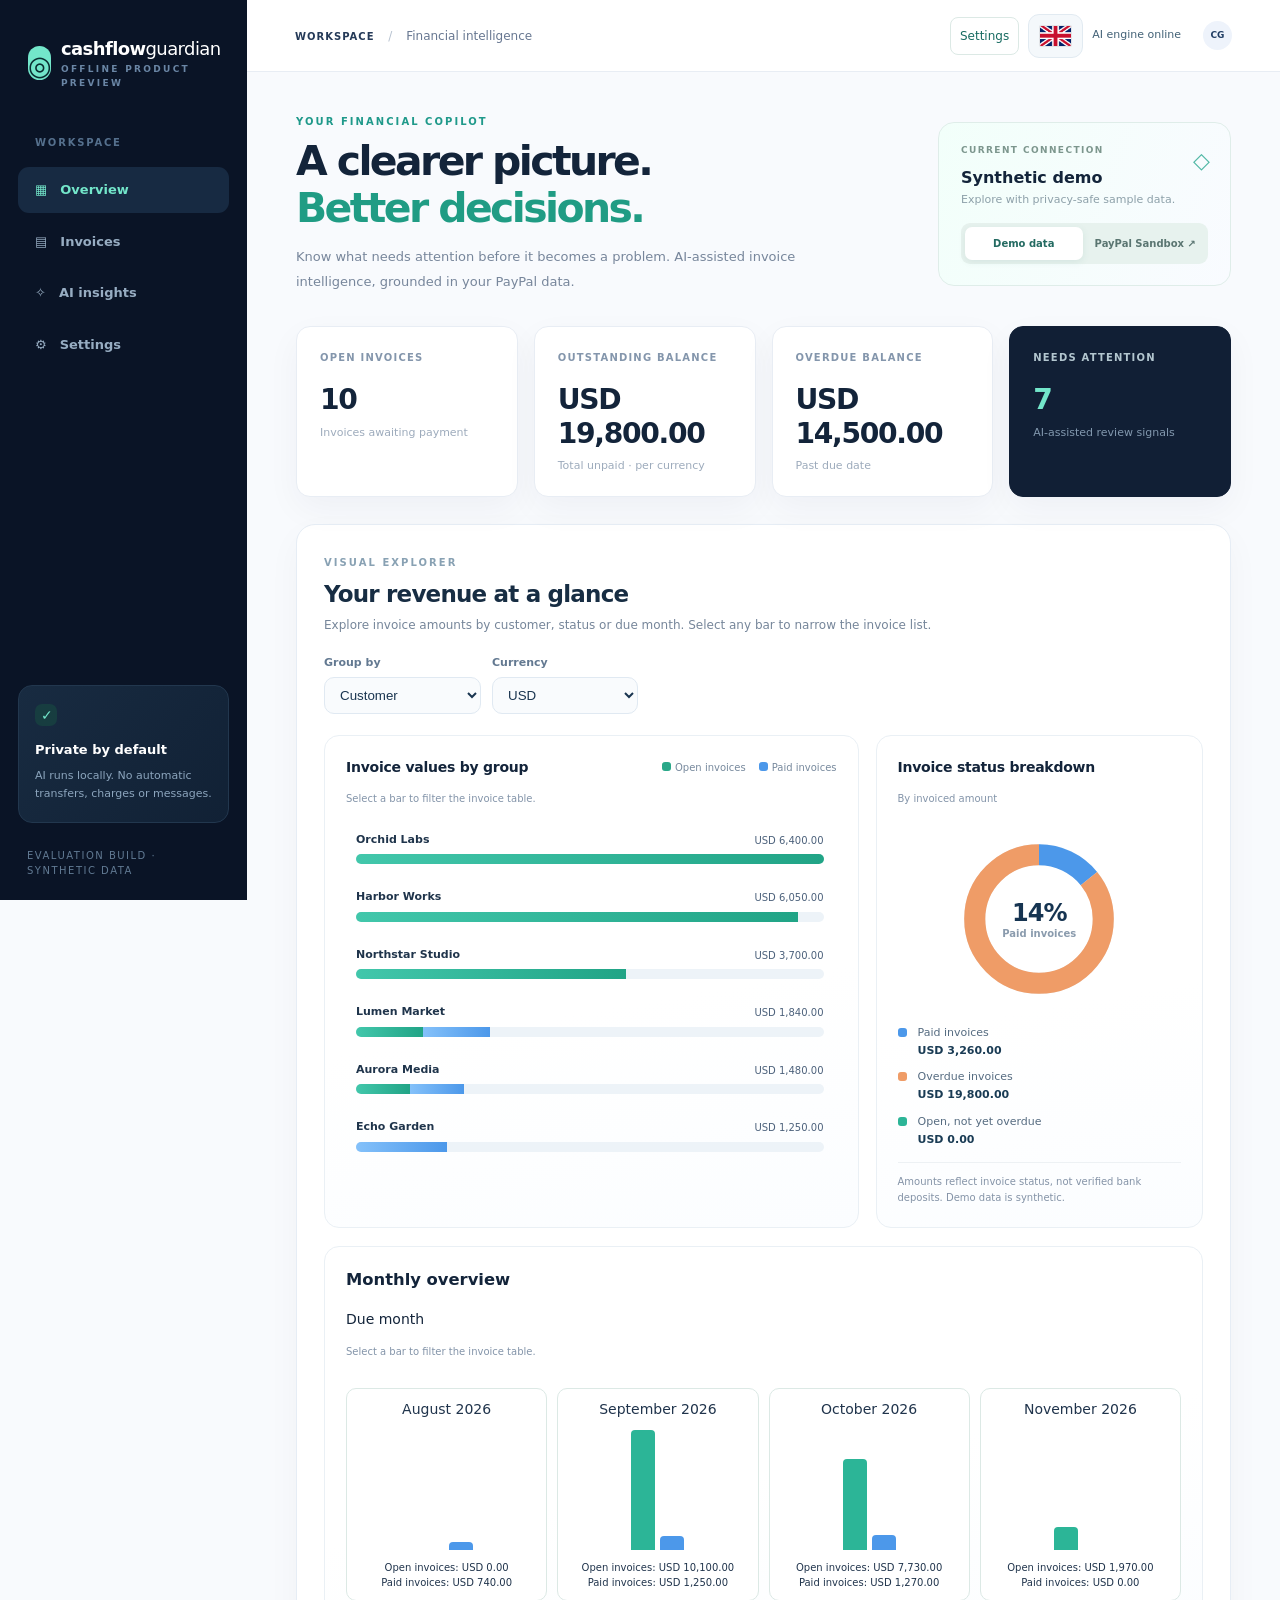
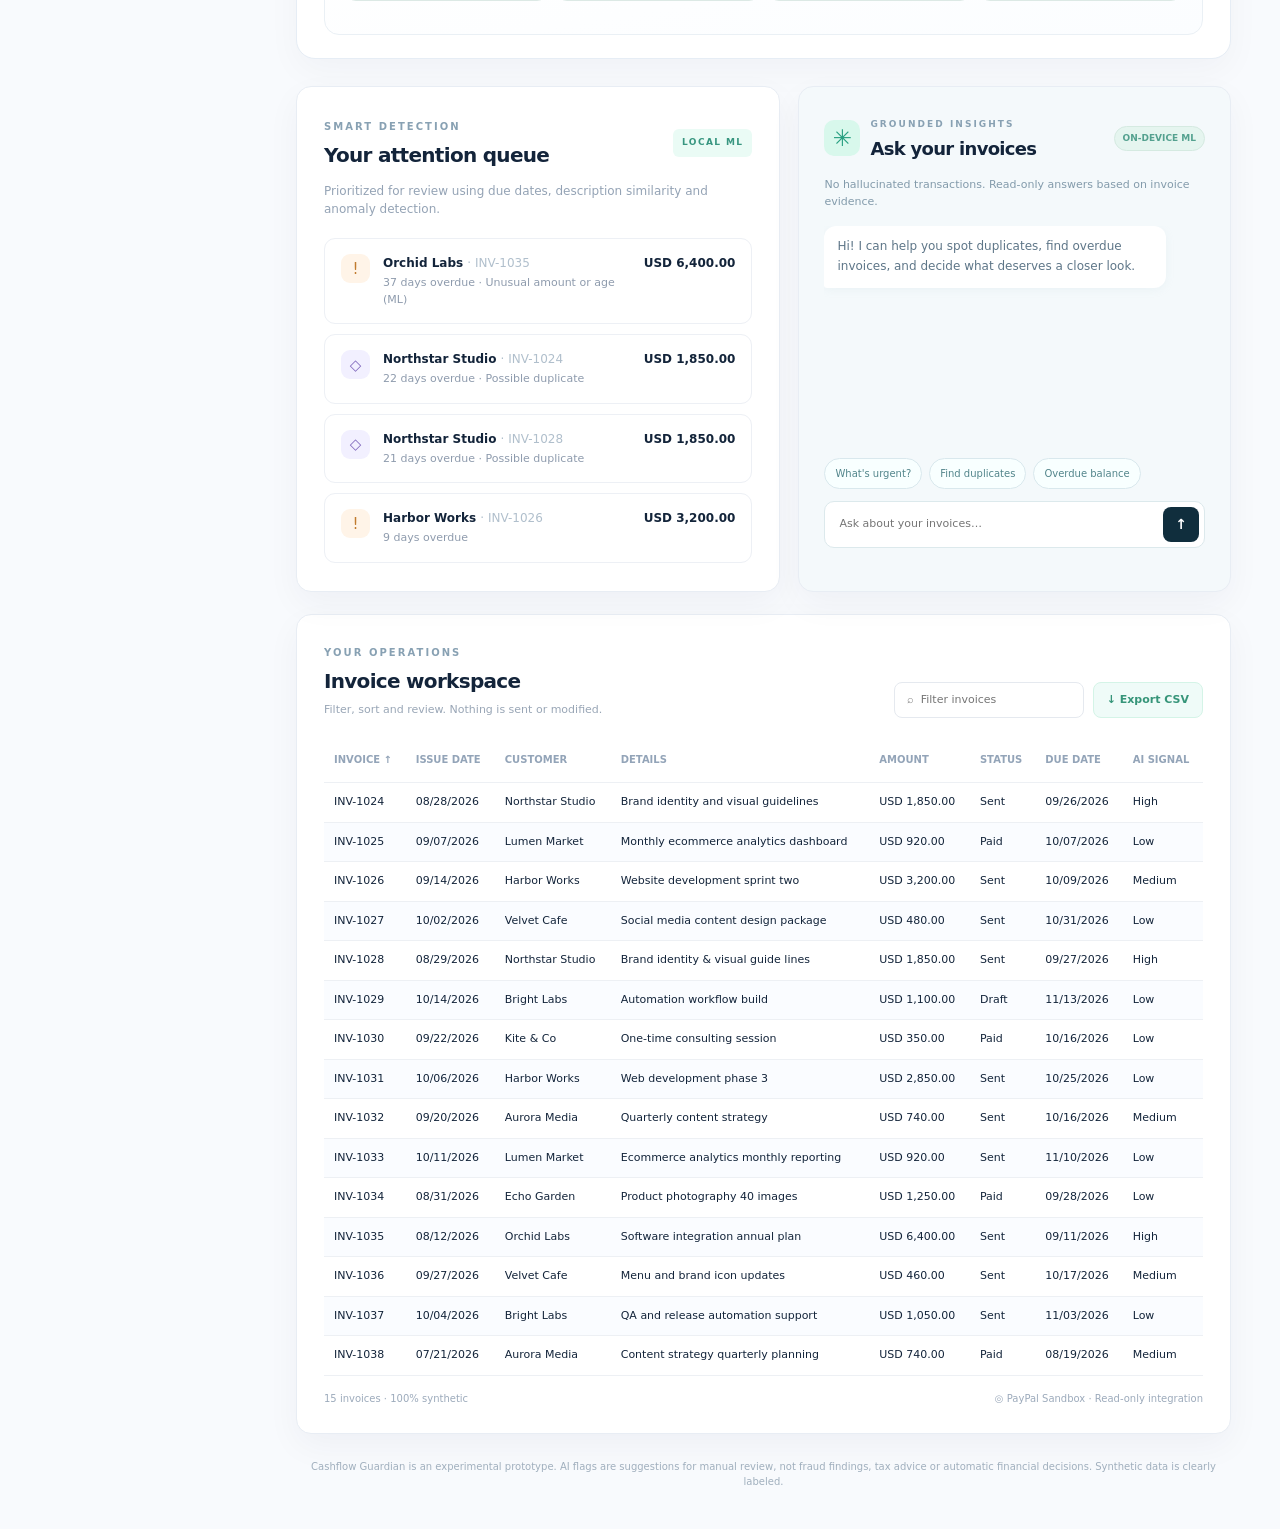
<file: Cashflow_Guardian_v0.8.html>
<!doctype html><html lang="de" dir="ltr"><head><meta charset="utf-8"><meta name="viewport" content="width=device-width,initial-scale=1"><title>Cashflow Guardian v0.8</title><style>
:root{--navy:#0a1426;--navy2:#111f35;--muted:#8492ac;--ink:#13243a;--mint:#73e6ca;--cream:#f6f8fb;--border:#e8edf4;--shadow:0 12px 34px rgba(14,29,60,.045)}*{box-sizing:border-box}html{scroll-behavior:smooth}body{margin:0;background:#f8fafd;color:var(--ink);font:14px/1.5 Inter,ui-sans-serif,system-ui,-apple-system,BlinkMacSystemFont,'Segoe UI',sans-serif}button,input{font:inherit}button{cursor:pointer}.layout{display:flex;min-height:100vh}.sidebar{position:sticky;top:0;height:100vh;width:247px;flex:0 0 247px;background:var(--navy);color:#fff;display:flex;flex-direction:column;padding:26px 18px 22px}.brand{display:flex;align-items:center;gap:10px;padding:9px 10px 36px;font-size:18px;font-weight:730;letter-spacing:-.6px}.brand-mark{display:grid;place-items:center;background:var(--mint);color:#092d30;border-radius:12px;width:34px;height:34px;font-size:27px}.brand-em{font-weight:350}.brand small{display:block;color:#6a86a5;font-size:9px;letter-spacing:2.3px;font-weight:700;margin-top:1px}.nav-section{padding:9px 17px 14px;color:#55708d;font-weight:750;font-size:10px;letter-spacing:1.8px}.nav-item{display:flex;align-items:center;gap:13px;text-decoration:none;color:#97adc2;margin:3px 0;padding:13px 17px;border-radius:11px;font-weight:560;font-size:13px}.nav-item:first-letter{font-size:18px}.nav-item.selected{background:#172a42;color:var(--mint)}.nav-item:hover{background:#172a42;color:#fff}.side-spacer{flex:1}.side-panel{border:1px solid #22374e;background:linear-gradient(130deg,#182b41,#112135);padding:18px 16px;border-radius:14px}.panel-led{width:22px;height:22px;background:#173d40;border-radius:7px;margin-bottom:13px;position:relative}.panel-led:after{content:'✓';position:absolute;left:6px;top:1px;color:var(--mint)}.side-panel strong{font-size:13px}.side-panel p{color:#8ca5bd;font-size:11px;line-height:1.7;margin:7px 0 0}.sidebar-foot{padding:25px 9px 0;font-size:10px;letter-spacing:1.5px;color:#617a93}.main{min-width:0;flex:1}.topbar{height:72px;background:white;border-bottom:1px solid var(--border);padding:0 48px;display:flex;align-items:center;justify-content:space-between;color:#677791;font-size:12px}.crumb{font-weight:750;color:#253a58;letter-spacing:1px;font-size:10px}.slash{color:#b7c2d0;padding:0 10px}.top-right{display:flex;gap:9px;align-items:center;color:#426176;font-size:11px}.dot{width:7px;height:7px;background:#43cba4;border-radius:50%;box-shadow:0 0 0 4px #e5fbf2}.avatar{width:29px;height:29px;display:grid;place-items:center;background:#eef3fb;color:#203d63;border-radius:50%;font-size:9px;font-weight:800;margin-left:13px}.page-content{max-width:1510px;margin:0 auto;padding:42px 49px 40px}.intro{display:flex;justify-content:space-between;gap:30px;align-items:center;margin-bottom:31px}.eyebrow{font-size:10px;font-weight:800;letter-spacing:2.05px;color:#88a1b3}.small-wave{color:#16ae94;margin-left:4px}.intro .eyebrow{color:#1f998a;margin:0 0 9px}h1,h2,h3,p{margin-top:0}h1{font-size:clamp(33px,3.2vw,49px);letter-spacing:-2.6px;line-height:1.14;font-weight:760;margin:0 0 14px}h1 em{font-style:normal;color:#209c84}.subtitle{color:#77869b;max-width:510px;font-size:13px;line-height:1.9;margin:0}.status-card{border:1px solid #dfede9;background:linear-gradient(110deg,#f2fffa,#f9fbff);border-radius:16px;padding:21px 22px;width:293px;flex:0 0 293px;position:relative}.status-icon{position:absolute;right:20px;top:21px;font-size:22px;color:#50b8a5}.status-card .eyebrow{font-size:9px;color:#7c968d;letter-spacing:1.4px;margin-bottom:8px}.status-card h3{font-size:16px;margin:0 0 2px}.status-card p:not(.eyebrow){color:#8da0a9;font-size:11px;margin:0 0 15px}.status-choice{background:#e7f2ee;display:flex;border-radius:9px;padding:4px;gap:4px}.choice{flex:1;background:transparent;border:0;border-radius:7px;padding:9px 4px;font-size:10px;color:#5a7571;font-weight:750}.choice.active{background:#fff;color:#236a61;box-shadow:0 2px 7px #3c89721c}.message{border-radius:10px;padding:12px 15px;background:#fff1e5;color:#9d582a;margin-bottom:16px}.metrics{display:grid;grid-template-columns:repeat(4,minmax(0,1fr));gap:16px;margin-bottom:22px}.metric{background:#fff;border:1px solid var(--border);box-shadow:var(--shadow);padding:23px 23px 21px;border-radius:14px;min-width:0}.metric-label{display:flex;justify-content:space-between;align-items:center;color:#8496ac;font-size:10px;font-weight:780;letter-spacing:1.2px}.metric-icon{color:#c5d0dd;font-size:16px}.metric-number{font-size:clamp(19px,2.2vw,31px);line-height:1.2;font-weight:760;letter-spacing:-1.3px;margin:18px 0 8px;white-space:normal;overflow-wrap:anywhere}.metric-desc{font-size:11px;color:#9dabbc}.accent-metric{background:var(--navy2);border-color:var(--navy2);color:#fff}.accent-metric .metric-label{color:#b3c6cf}.accent-metric .metric-icon{color:var(--mint)}.accent-metric .metric-number{color:var(--mint)}.accent-metric .metric-desc{color:#8298ae}.content-grid{display:grid;grid-template-columns:minmax(0,1.12fr) minmax(340px,1fr);gap:18px;margin-bottom:22px}.insight-panel,.assistant-panel,.table-panel{background:#fff;border-radius:15px;border:1px solid var(--border);box-shadow:var(--shadow)}.insight-panel{padding:28px 27px}.section-head,.assistant-top{display:flex;align-items:center;justify-content:space-between;gap:10px}.section-head h2,.assistant-top h2,.table-header h2{font-size:20px;letter-spacing:-.7px;margin:4px 0 0}.sparkle{color:#57d3ad}.ml-tag{font-size:9px;font-weight:800;letter-spacing:1.4px;background:#eafbf5;color:#389680;padding:7px 9px;border-radius:6px}.section-sub{font-size:12px;color:#94a3b5;margin:12px 0 20px}.alerts{display:flex;flex-direction:column;gap:10px}.alert{padding:15px 16px;border:1px solid #edf0f5;border-radius:11px;display:flex;align-items:flex-start;gap:13px}.alert-icon{flex:0 0 29px;width:29px;height:29px;border-radius:9px;display:grid;place-items:center;background:#fff4e8;color:#c17b2e;font-size:15px}.alert-duplicate .alert-icon{background:#f2f0ff;color:#8069bd}.alert-nothing .alert-icon{background:#eafbf5;color:#299f7e}.alert strong{display:block;font-size:12px}.alert p{margin:3px 0 0;color:#8e9bad;font-size:11px}.alert span.amount{margin-left:auto;white-space:nowrap;font-size:12px;font-weight:750}.assistant-panel{background:#f4f9fb;padding:25px 25px 21px;display:flex;flex-direction:column;min-height:376px}.assistant-top{justify-content:start}.bubble-symbol{height:36px;width:36px;display:grid;place-items:center;background:#d8f8ec;color:#269f80;font-size:23px;border-radius:10px}.assistant-top .eyebrow{font-size:9px}.assistant-top h2{font-size:18px;margin:2px 0}.offline-pill{margin-left:auto;background:#e5f5ef;color:#54a18f;border:1px solid #d5eae1;padding:5px 8px;border-radius:100px;font-size:9px;font-weight:730}.assistant-helper{margin:13px 0 16px;color:#839bab;font-size:11px}.conversation{flex:1;display:flex;flex-direction:column;gap:9px;min-height:116px;max-height:220px;overflow-y:auto;padding-right:5px}.bot-message,.user-message{font-size:12px;padding:11px 13px;max-width:91%;line-height:1.65;white-space:pre-wrap}.bot-message{background:#fff;color:#5e7688;border-radius:12px 12px 12px 3px;align-self:flex-start;box-shadow:0 2px 8px #acc2ce1e}.user-message{background:#183a49;color:#e8f9f6;border-radius:12px 12px 3px 12px;align-self:flex-end}.suggestions{display:flex;gap:7px;flex-wrap:wrap;margin:12px 0}.suggestions button{border:1px solid #d9e8ed;border-radius:30px;background:#f8ffff;color:#52858b;padding:7px 10px;font-size:10px}.suggestions button:hover{border-color:#78cfc0}.chat-form{display:flex;background:#fff;border:1px solid #dce9ec;border-radius:10px;padding:5px}.chat-form input{background:transparent;border:0;outline:0;padding:9px;min-width:0;flex:1;color:#315263;font-size:11px}.chat-form button{background:#102e3d;color:#fff;border:0;border-radius:8px;font-weight:800;width:36px}.table-panel{padding:26px 27px 12px}.table-header{display:flex;justify-content:space-between;align-items:flex-end;gap:15px;margin-bottom:19px}.table-header h2{font-size:20px}.table-header p{margin:6px 0 0;color:#99a6b6;font-size:11px}.table-actions{display:flex;gap:9px}.table-actions input{border:1px solid #e5e9ef;border-radius:8px;padding:9px 12px;min-width:185px;width:190px;font-size:11px;outline-color:#80dfbf}.export{background:#effbf8;border:1px solid #d4f4e7;color:#369579;border-radius:8px;font-weight:700;padding:9px 13px;font-size:11px}.grid-host{height:377px;width:100%}.table-footer{display:flex;justify-content:space-between;color:#9caabb;font-size:10px;padding:15px 0}.bottom-note{color:#a0afbd;text-align:center;font-size:10px;padding-top:25px}.skeleton{color:#8d9bae;font-size:12px}.fallback{border-collapse:collapse;width:100%;font-size:11px}.fallback th,.fallback td{text-align:left;border-bottom:1px solid #edf0f4;padding:11px 10px}.fallback th{color:#93a4b8;font-size:10px}.fallback tr:nth-child(2n){background:#fafcff}@media(max-width:1150px){.sidebar{width:207px;flex-basis:207px}.page-content{padding:30px 26px}.topbar{padding:0 26px}.metrics{grid-template-columns:repeat(2,minmax(0,1fr))}.content-grid{grid-template-columns:1fr}.status-card{flex-basis:260px;width:260px}}@media(max-width:680px){.layout{display:block}.sidebar{height:auto;width:auto;position:relative;padding:14px 16px;display:flex;flex-direction:row;align-items:center}.brand{padding:0;font-size:14px}.brand-mark{height:29px;width:29px}.brand small{font-size:8px}.nav-item,.nav-section,.side-panel,.sidebar-foot,.side-spacer{display:none}.main{width:100%}.topbar{height:50px;padding:0 16px}.top-right{font-size:9px}.page-content{padding:22px 16px}.intro{display:block}.intro h1{font-size:36px}.status-card{margin-top:20px;width:100%}.metrics{gap:9px}.metric{padding:15px 13px}.metric-label{font-size:8px}.metric-number{font-size:23px}.metric-desc{font-size:10px}.insight-panel,.assistant-panel,.table-panel{padding:19px 15px}.table-header{align-items:flex-start;flex-direction:column}.table-actions{width:100%}.table-actions input{min-width:0;flex:1}.grid-host{height:340px}}
/* v0.5 — embedded flag image files, avoiding missing regional-indicator emoji support */
.language-switcher{position:relative;z-index:80;flex:0 0 auto;direction:ltr}
.language-button{background:#f4f8fb;color:#20374c;border:1px solid #e1eaf1;border-radius:11px;padding:7px 10px;font-size:23px;font-weight:750;min-width:48px;min-height:44px;display:flex;align-items:center;justify-content:center;gap:0;white-space:nowrap;letter-spacing:0;line-height:1.1;cursor:pointer}
.language-button:hover{background:#e8f8f2;border-color:#b4e4d5}
.language-button:focus-visible,.lang-option:focus-visible{outline:3px solid #26aa89;outline-offset:2px}
.language-menu{position:absolute;right:0;top:calc(100% + 10px);width:min(270px,84vw);padding:8px;background:#fff;color:#20374c;box-shadow:0 20px 55px rgba(5,25,43,.18);border-radius:16px;border:1px solid #e3ecf1;display:grid;grid-template-columns:1fr;max-height:440px;overflow-y:auto}
.language-menu[hidden]{display:none!important}
.lang-option{background:transparent;border:0;border-radius:9px;padding:9px 11px;display:flex;align-items:center;gap:12px;text-align:left;font-size:13px;color:#20374c;width:100%}
.lang-option:hover,.lang-option[aria-checked="true"]{background:#eef9f5}
.flag-image{display:block;width:32px;height:22px;object-fit:cover;flex-shrink:0;border-radius:2px;border:1px solid rgba(20,37,56,.12);background:#fff;color:transparent} .language-button .flag-image{width:33px;height:22px}
.lang-option .lang-check{margin-left:auto;color:#229878;font-weight:900}
.table-scroll{max-width:100%;overflow:auto}
.fallback{min-width:770px}
.fallback .num-cell{white-space:nowrap;font-variant-numeric:tabular-nums}
[dir="rtl"] .topbar,[dir="rtl"] .intro,[dir="rtl"] .table-header,[dir="rtl"] .metric,[dir="rtl"] .alerts,[dir="rtl"] .table-panel,[dir="rtl"] .assistant-panel{direction:rtl}
[dir="rtl"] .alert span.amount,[dir="rtl"] .offline-pill{margin-left:0;margin-right:auto}
[dir="rtl"] .alert .amount{direction:ltr;unicode-bidi:isolate}
[dir="rtl"] .lang-option{direction:ltr}
[dir="rtl"] .language-menu{right:auto;left:0}
[dir="rtl"] .user-message{align-self:flex-start}
[dir="rtl"] .bot-message{align-self:flex-end}
[dir="rtl"] .chat-form button{transform:rotate(180deg)}
@media(max-width:680px){.language-button{min-width:44px;min-height:44px;padding:7px 9px;font-size:23px}.language-menu{left:auto;right:0}.topbar .top-status{display:none}.topbar{gap:10px}.topbar>div:first-child{overflow:hidden;text-overflow:ellipsis;white-space:nowrap}.table-footer{gap:8px;flex-wrap:wrap}}


/* Offline analytics: no external chart libraries or network dependencies */
.analytics-panel{margin:27px 0 27px;padding:26px 27px 23px;background:#fff;border:1px solid #e6edf5;border-radius:19px;box-shadow:0 12px 34px rgba(14,29,60,.035)}
.analytics-head{display:flex;align-items:flex-end;justify-content:space-between;gap:20px;flex-wrap:wrap;margin-bottom:21px}
.analytics-head h2{font-size:23px;letter-spacing:-.8px;margin:5px 0 5px;color:#172d43}.analytics-sub{font-size:12px;color:#76869a;margin:0;max-width:690px;line-height:1.6}
.analytics-controls{display:flex;align-items:flex-end;gap:11px;flex-wrap:wrap}.analytics-control{display:flex;flex-direction:column;gap:5px;font-size:11px;font-weight:700;color:#637991}
.analytics-control select{padding:9px 32px 9px 11px;border:1px solid #e0e9f2;border-radius:10px;background:#f9fbfd;color:#1a3550;min-width:146px;max-width:220px;outline:none}
.analytics-control select:focus-visible{outline:3px solid #73e6ca;outline-offset:2px}
.analytics-grid{display:grid;grid-template-columns:minmax(0,1.42fr) minmax(290px,.87fr);gap:17px}
.chart-card{border:1px solid #eaf0f5;border-radius:15px;padding:21px;background:linear-gradient(170deg,#fff 55%,#fbfdff)}
.chart-head{display:flex;align-items:center;justify-content:space-between;gap:9px;flex-wrap:wrap;margin-bottom:13px}.chart-head h3{font-size:14px;letter-spacing:-.25px;font-weight:730;margin:0}
.chart-hint{font-size:10px;color:#8394a9;margin:0 0 17px}.chart-legend{display:flex;flex-wrap:wrap;gap:13px;align-items:center;font-size:10px;color:#77899d}.chart-dot{display:inline-block;width:9px;height:9px;border-radius:3px;margin-right:4px;vertical-align:baseline;background:#2aa889}.chart-dot.paid{background:#4c98ea}.chart-dot.overdue{background:#ef9c67}
.group-chart{display:flex;flex-direction:column;gap:9px;max-height:355px;overflow-y:auto;padding:1px 3px 1px 0}
.group-bar{background:transparent;border:1px solid transparent;border-radius:10px;display:block;text-align:left;color:#1f344b;padding:7px 9px;width:100%;transition:background .15s,border-color .15s}
.group-bar:hover{background:#f3faf8;border-color:#d1ece3}.group-bar:focus-visible{outline:3px solid #2aa889;outline-offset:1px}.group-bar[aria-pressed="true"]{background:#eaf8f3;border-color:#8edccb}
.group-bar-top{display:flex;justify-content:space-between;gap:10px;align-items:center;font-size:11px;margin-bottom:6px}.group-bar-name{font-weight:650;overflow:hidden;text-overflow:ellipsis;white-space:nowrap;max-width:67%}.group-bar-value{color:#4d627c;font-size:10px;white-space:nowrap;font-variant-numeric:tabular-nums}
.bar-track{display:flex;height:10px;background:#edf3f8;border-radius:50px;overflow:hidden;max-width:100%}.bar-segment{height:100%;display:block}.bar-open{background:linear-gradient(90deg,#42c7ab,#21a486)}.bar-paid{background:linear-gradient(90deg,#84c1fa,#4c98ea)}
.group-clear{margin-top:13px;border:1px solid #b7dfd3;background:#ebfaf4;border-radius:9px;padding:8px 11px;color:#137b62;font-size:11px;font-weight:730;cursor:pointer}.group-clear[hidden]{display:none}
.donut-flex{display:flex;align-items:center;justify-content:center;gap:14px;flex-wrap:wrap;padding-top:3px}.donut-vis{position:relative;min-width:186px;width:186px;height:186px}.donut-vis svg{width:100%;height:100%}.donut-center{position:absolute;inset:0;display:flex;flex-direction:column;align-items:center;justify-content:center;pointer-events:none;line-height:1.25}
.donut-center strong{font-size:24px;letter-spacing:-1px;color:#163451}.donut-center small{font-size:10px;color:#8a9bad;font-weight:650;text-align:center;max-width:98px}
.donut-key{display:flex;flex-direction:column;gap:13px;flex:1;min-width:155px}.donut-entry{display:flex;align-items:start;gap:7px;font-size:11px;line-height:1.25;color:#556b80}.donut-entry .chart-dot{flex-shrink:0;margin-top:2px}.donut-entry strong{display:block;color:#193b54;margin-top:4px;font-weight:750;font-variant-numeric:tabular-nums}
.chart-note{color:#8493a7;font-size:10px;line-height:1.6;margin-top:16px;border-top:1px solid #edf1f4;padding-top:11px}.no-chart-data{padding:35px 10px;text-align:center;color:#7b8da2;font-size:12px}
@media(max-width:1100px){.analytics-grid{grid-template-columns:1fr}.donut-flex{justify-content:flex-start}}@media(max-width:680px){.analytics-panel{padding:18px;margin:20px 0}.chart-card{padding:15px}.analytics-head h2{font-size:21px}.analytics-controls{width:100%}.analytics-control{flex:1}.analytics-control select{min-width:0;width:100%}}

.monthly-card{margin-top:18px}.monthly-chart{display:flex;align-items:stretch;gap:10px;overflow-x:auto;padding:12px 0}.month-column{min-width:105px;flex:1;border:1px solid #dce9e5;border-radius:10px;background:#fff;padding:10px;color:#20344c}.month-column[aria-pressed="true"]{outline:2px solid #188a72;background:#effaf6}.month-bars{height:120px;display:flex;align-items:flex-end;justify-content:center;gap:5px;margin:10px 0}.month-bars i{width:24px;background:#2cb597;border-radius:4px 4px 0 0}.month-bars i+ i{background:#4c98ea}.month-column small{display:block;font-size:10px}.group-bar:focus-visible,.month-column:focus-visible{outline:3px solid #1659a3;outline-offset:2px}

.main,.page-content,.analytics-panel,.analytics-grid,.chart-card,.content-grid,.insight-panel,.assistant-panel,.table-panel{min-width:0}.monthly-card{max-width:100%}.monthly-chart{max-width:100%}@media(max-width:680px){.table-actions{max-width:100%;flex-wrap:wrap}.table-actions input{min-width:0;max-width:100%}.table-header{gap:12px}.analytics-controls{max-width:100%}.month-column{min-width:135px}}

.fallback th button{border:0;background:transparent;color:inherit;font:inherit;text-align:left;cursor:pointer;padding:4px 0}.fallback th button:focus-visible{outline:2px solid #1659a3}

.date-cell{white-space:nowrap;font-variant-numeric:tabular-nums}

[hidden]{display:none!important}.settings-shortcut{font-size:12px;color:#176b61;text-decoration:none;padding:9px;border:1px solid #dce9e5;border-radius:8px}.settings-panel{max-width:980px;padding:28px;background:white;border:1px solid #e6edf5;border-radius:18px}.settings-panel h1{font-size:30px;margin:8px 0}.settings-panel p{color:#637991;font-size:13px;line-height:1.6}.settings-grid{display:grid;grid-template-columns:1fr 1fr;gap:22px;margin:26px 0}.settings-grid>label{display:flex;flex-direction:column;gap:9px;font-weight:600;font-size:14px}.settings-grid select{padding:12px;border:1px solid #cfddd8;border-radius:9px;background:#f8fcfa;color:#20344c;width:100%;font:inherit}.date-preview{grid-column:1/-1;background:#effaf6;border-radius:12px;padding:18px;color:#286d5c}.date-preview strong{display:block;font-size:28px;margin:8px 0}.settings-grid fieldset{border:1px solid #cfddd8;border-radius:9px;padding:15px}.check-label{display:flex;align-items:center;gap:9px;padding:6px}.settings-panel button{padding:12px 16px;border:1px solid #aacfc1;border-radius:9px;background:#effaf6;color:#176b61;cursor:pointer}.compact-rows .fallback td{padding-top:6px;padding-bottom:6px}.hide-description .fallback tr>:nth-child(4),.hide-risk .fallback tr>:nth-child(8){display:none}.hide-description .fallback td[colspan]{display:table-cell}.settings-panel select:focus-visible,.settings-panel button:focus-visible{outline:3px solid #4c98ea;outline-offset:2px}@media(max-width:680px){.settings-grid{grid-template-columns:1fr}.settings-panel{padding:18px}.settings-shortcut{font-size:11px;padding:8px}.topbar{padding-left:12px;padding-right:12px}.top-right{gap:7px}}
</style><script>
/* Cashflow Guardian localization: UI, table, signals, synthetic descriptions. */
'use strict';
const CG_FLAG_IMAGES = {"de":"[data-uri]","en":"[data-uri]","es":"[data-uri]","fr":"[data-uri]","pt":"[data-uri]","it":"[data-uri]","zh":"[data-uri]","hi":"[data-uri]","ja":"[data-uri]","pl":"[data-uri]","ro":"[data-uri]","nl":"[data-uri]"};
const CG_LANGUAGES = {"en":{"name":"English","flag":"🇬🇧"},"de":{"name":"Deutsch","flag":"🇩🇪"},"es":{"name":"Español","flag":"🇪🇸"},"fr":{"name":"Français","flag":"🇫🇷"},"pt":{"name":"Português","flag":"🇵🇹"},"it":{"name":"Italiano","flag":"🇮🇹"},"zh":{"name":"中文","flag":"🇨🇳"},"hi":{"name":"हिन्दी","flag":"🇮🇳"},"ja":{"name":"日本語","flag":"🇯🇵"},"pl":{"name":"Polski","flag":"🇵🇱"},"ro":{"name":"Română","flag":"🇷🇴"},"nl":{"name":"Nederlands","flag":"🇳🇱"}};
const CG_TRANSLATIONS = {"en": {"brandSub": "OFFLINE PRODUCT PREVIEW", "workspace": "WORKSPACE", "overview": "Overview", "invoices": "Invoices", "insights": "AI insights", "private": "Private by default", "privacyDesc": "AI runs locally. No automatic transfers, charges or messages.", "buildVersion": "EVALUATION BUILD · SYNTHETIC DATA", "financialIntel": "Financial intelligence", "engineOnline": "AI engine online", "copilot": "YOUR FINANCIAL COPILOT", "heroTitle": "A clearer picture.", "heroEm": "Better decisions.", "introDesc": "Know what needs attention before it becomes a problem. AI-assisted invoice intelligence, grounded in your PayPal data.", "connectionLabel": "CURRENT CONNECTION", "synthetic": "Synthetic demo", "syntheticDesc": "Explore with privacy-safe sample data.", "sandboxDesc": "Connected using read-only API calls.", "demoData": "Demo data", "paypalSandbox": "PayPal Sandbox ↗", "openInvoices": "OPEN INVOICES", "awaiting": "Invoices awaiting payment", "outstandingLabel": "OUTSTANDING BALANCE", "totalUnpaid": "Total unpaid · per currency", "overdueLabel": "OVERDUE BALANCE", "pastDue": "Past due date", "needsAttention": "NEEDS ATTENTION", "aiSignals": "AI-assisted review signals", "smartDetection": "SMART DETECTION", "attentionQueue": "Your attention queue", "localML": "LOCAL ML", "priorityDesc": "Prioritized for review using due dates, description similarity and anomaly detection.", "analyzing": "Analyzing invoices…", "groundedInsights": "GROUNDED INSIGHTS", "askInvoices": "Ask your invoices", "onDeviceML": "ON-DEVICE ML", "assistantHelper": "No hallucinated transactions. Read-only answers based on invoice evidence.", "assistantWelcome": "Hi! I can help you spot duplicates, find overdue invoices, and decide what deserves a closer look.", "promptUrgent": "What's urgent?", "promptDuplicate": "Find duplicates", "promptOverdue": "Overdue balance", "askPlaceholder": "Ask about your invoices…", "askAria": "Ask a question", "sendAria": "Send question", "yourOperations": "YOUR OPERATIONS", "invoiceWorkspace": "Invoice workspace", "tableHelp": "Filter, sort and review. Nothing is sent or modified.", "exportCSV": "↓ Export CSV", "filterPlaceholder": "⌕  Filter invoices", "filterAria": "Filter invoice records", "readOnlyFooter": "◎ PayPal Sandbox · Read-only integration", "bottomDisclaimer": "Cashflow Guardian is an experimental prototype. AI flags are suggestions for manual review, not fraud findings, tax advice or automatic financial decisions. Synthetic data is clearly labeled.", "metricsAria": "Invoice key performance indicators", "languageAria": "Choose language", "languages": "Languages", "invoice": "INVOICE", "customer": "CUSTOMER", "details": "DETAILS", "amount": "AMOUNT", "status": "STATUS", "dueDate": "DUE DATE", "aiSignal": "AI SIGNAL", "issuedDate": "ISSUE DATE", "sent": "Sent", "unpaid": "Unpaid", "partlyPaid": "Partially paid", "paymentPending": "Payment pending", "overdue": "Overdue", "paid": "Paid", "draft": "Draft", "high": "High", "medium": "Medium", "low": "Low", "daysOverdue": "{n} days overdue", "possibleDuplicate": "Possible duplicate", "unusualFlag": "Unusual amount or age (ML)", "allClear": "All clear", "noSignals": "No local review signals detected.", "records": "{n} invoices", "syntheticTag": "100% synthetic", "sandboxReadOnly": "PayPal Sandbox (read-only)", "sandboxDisabled": "PayPal Sandbox requires credentials on the local server.", "sandboxLoaded": "Sandbox invoices loaded in read-only mode. No changes were made.", "serverError": "Server status could not be read: {msg}", "genericError": "Invalid server response", "askError": "Could not analyze invoices: {msg}", "topRisk": "Review first: {items}", "duplicateLead": "Potential duplicate pairs for manual review: {items}", "noDuplicates": "No potential duplicates were detected.", "overdueLead": "Overdue unpaid balances: {items}", "highestLead": "Largest open invoices: {items}", "noOpenInvoice": "No open invoices.", "invoiceLead": "{number}: {customer}; {amount}; status: {status}; due: {due}. {flags}", "noFlags": "No invoices need attention.", "unsupportedAsk": "Try asking about overdue invoices, duplicates, urgent items, largest balances or an invoice number.", "csvSaved": "CSV file prepared.", "langChanged": "Language changed.", "csv_number": "Invoice number", "csv_customer": "Customer", "csv_details": "Description", "csv_amount": "Amount", "csv_currency": "Currency", "csv_status": "Status", "csv_issued": "Issued", "csv_due": "Due", "csv_risk": "Risk", "csv_flags": "Review signals", "page": "Page", "next": "Next", "previous": "Previous", "of": "of", "to": "to", "pageSize": "Page size", "noRows": "No invoices to display", "filterOoo": "Filter", "contains": "Contains", "notContains": "Does not contain", "equals": "Equals", "blank": "Blank", "notBlank": "Not blank", "pleaseWait": "Please wait…", "analyticsKicker": "VISUAL EXPLORER", "analyticsTitle": "Your revenue at a glance", "analyticsSubtitle": "Explore invoice amounts by customer, status or due month. Select any bar to narrow the invoice list.", "groupLabel": "Group by", "groupCustomer": "Customer", "groupStatus": "Payment status", "groupMonth": "Due month", "groupRisk": "Review priority", "currencyLabel": "Currency", "groupChart": "Invoice values by group", "groupTip": "Select a bar to filter the invoice table.", "clearGroup": "Filter ×", "paidLegend": "Paid invoices", "openLegend": "Open invoices", "overdueLegend": "Overdue invoices", "upcomingLegend": "Open, not yet overdue", "draftsExcluded": "Drafts excluded", "distribution": "Invoice status breakdown", "distributionCaption": "By invoiced amount", "emptyChart": "No matching invoice amounts", "unassigned": "No due date", "groupSelected": "Selected group: {name}", "chartNote": "Amounts reflect invoice status, not verified bank deposits. Demo data is synthetic.", "recordsGrouped": "{n} invoices", "monthlyOverview": "Monthly overview"}, "de": {"brandSub": "OFFLINE-PRODUKTVORSCHAU", "workspace": "ARBEITSBEREICH", "overview": "Übersicht", "invoices": "Rechnungen", "insights": "KI-Einblicke", "private": "Privatsphäre als Standard", "privacyDesc": "Die KI arbeitet lokal. Keine automatischen Überweisungen, Abbuchungen oder Nachrichten.", "buildVersion": "TESTVERSION · BEISPIELDATEN", "financialIntel": "Finanzübersicht", "engineOnline": "KI-Analyse aktiv", "copilot": "DEIN FINANZASSISTENT", "heroTitle": "Alles im Blick.", "heroEm": "Besser entscheiden.", "introDesc": "Erkenne frühzeitig, welche Rechnungen Aufmerksamkeit brauchen. KI-gestützte Auswertung deiner PayPal-Daten.", "connectionLabel": "AKTUELLE VERBINDUNG", "synthetic": "Testdemo", "syntheticDesc": "Mit sicheren Beispieldaten ausprobieren.", "sandboxDesc": "Verbunden über eine API mit ausschließlich Lesezugriff.", "demoData": "Beispieldaten", "paypalSandbox": "PayPal-Testumgebung ↗", "openInvoices": "OFFENE RECHNUNGEN", "awaiting": "Rechnungen mit ausstehender Zahlung", "outstandingLabel": "OFFENER BETRAG", "totalUnpaid": "Noch nicht bezahlt · je Währung", "overdueLabel": "ÜBERFÄLLIGER BETRAG", "pastDue": "Zahlungsziel überschritten", "needsAttention": "HANDLUNGSBEDARF", "aiSignals": "Hinweise aus der KI-Analyse", "smartDetection": "INTELLIGENTE ERKENNUNG", "attentionQueue": "Was jetzt wichtig ist", "localML": "LOKALE KI", "priorityDesc": "Priorisiert nach Fälligkeit, ähnlichen Beschreibungen und ungewöhnlichen Beträgen.", "analyzing": "Rechnungen werden analysiert …", "groundedInsights": "BELEGBARE ERGEBNISSE", "askInvoices": "Frage deine Rechnungen", "onDeviceML": "LOKALES ML", "assistantHelper": "Keine erfundenen Buchungen. Nur Antworten auf Basis vorhandener Rechnungen.", "assistantWelcome": "Hallo! Ich finde mögliche Dubletten, überfällige Rechnungen und zeige dir, was du prüfen solltest.", "promptUrgent": "Was ist dringend?", "promptDuplicate": "Dubletten finden", "promptOverdue": "Überfällige Beträge", "askPlaceholder": "Stelle eine Frage zu deinen Rechnungen …", "askAria": "Frage stellen", "sendAria": "Frage senden", "yourOperations": "DEIN GESCHÄFT", "invoiceWorkspace": "Rechnungsübersicht", "tableHelp": "Filtern, sortieren und prüfen. Es wird nichts versendet oder verändert.", "exportCSV": "↓ CSV exportieren", "filterPlaceholder": "⌕  Rechnungen filtern", "filterAria": "Rechnungen durchsuchen", "readOnlyFooter": "◎ PayPal-Testumgebung · Nur Lesezugriff", "bottomDisclaimer": "Cashflow Guardian ist ein experimenteller Prototyp. KI-Hinweise ersetzen weder eine Prüfung noch Steuerberatung oder finanzielle Entscheidungen. Alle Beispieldaten sind erfunden.", "metricsAria": "Kennzahlen zu Rechnungen", "languageAria": "Sprache auswählen", "languages": "Sprachen", "invoice": "RECHNUNG", "customer": "KUNDE", "details": "DETAILS", "amount": "BETRAG", "status": "STATUS", "dueDate": "FÄLLIG AM", "aiSignal": "KI-HINWEIS", "issuedDate": "RECHNUNGSDATUM", "sent": "Versendet", "unpaid": "Unbezahlt", "partlyPaid": "Teilweise bezahlt", "paymentPending": "Zahlung ausstehend", "overdue": "Überfällig", "paid": "Bezahlt", "draft": "Entwurf", "high": "Hoch", "medium": "Mittel", "low": "Niedrig", "daysOverdue": "{n} Tage überfällig", "possibleDuplicate": "Mögliche Dublette", "unusualFlag": "Ungewöhnlicher Betrag oder Zeitraum (KI)", "allClear": "Alles in Ordnung", "noSignals": "Keine auffälligen Rechnungen erkannt.", "records": "{n} Rechnungen", "syntheticTag": "100 % Beispieldaten", "sandboxReadOnly": "PayPal-Testumgebung (nur Lesen)", "sandboxDisabled": "Für die Testumgebung fehlen Zugangsdaten auf dem lokalen Server.", "sandboxLoaded": "Testrechnungen geladen. Es wurde nichts verändert.", "serverError": "Serverstatus nicht verfügbar: {msg}", "genericError": "Ungültige Serverantwort", "askError": "Rechnungen konnten nicht analysiert werden: {msg}", "topRisk": "Zuerst prüfen: {items}", "duplicateLead": "Mögliche Dubletten zur Prüfung: {items}", "noDuplicates": "Keine möglichen Dubletten gefunden.", "overdueLead": "Überfällige offene Beträge: {items}", "highestLead": "Größte offene Rechnungen: {items}", "noOpenInvoice": "Keine offenen Rechnungen.", "invoiceLead": "{number}: {customer}; {amount}; Status: {status}; fällig: {due}. {flags}", "noFlags": "Keine Rechnungen benötigen deine Aufmerksamkeit.", "unsupportedAsk": "Frage nach überfälligen Rechnungen, Dubletten, dringenden Fällen, größten Beträgen oder einer Rechnungsnummer.", "csvSaved": "CSV-Datei vorbereitet.", "langChanged": "Sprache geändert.", "csv_number": "Rechnungsnummer", "csv_customer": "Kunde", "csv_details": "Beschreibung", "csv_amount": "Betrag", "csv_currency": "Währung", "csv_status": "Status", "csv_issued": "Ausgestellt", "csv_due": "Fällig", "csv_risk": "Risiko", "csv_flags": "Prüfhinweise", "page": "Seite", "next": "Weiter", "previous": "Zurück", "of": "von", "to": "bis", "pageSize": "Seitengröße", "noRows": "Keine Rechnungen vorhanden", "filterOoo": "Filter", "contains": "Enthält", "notContains": "Enthält nicht", "equals": "Gleich", "blank": "Leer", "notBlank": "Nicht leer", "pleaseWait": "Bitte warten …", "analyticsKicker": "VISUELLE AUSWERTUNG", "analyticsTitle": "Deine Umsätze im Überblick", "analyticsSubtitle": "Rechnungsbeträge nach Kunde, Status oder Fälligkeitsmonat untersuchen. Klicke auf einen Balken, um Rechnungen zu filtern.", "groupLabel": "Gruppieren nach", "groupCustomer": "Kunde", "groupStatus": "Zahlungsstatus", "groupMonth": "Fälligkeitsmonat", "groupRisk": "Prüfpriorität", "currencyLabel": "Währung", "groupChart": "Rechnungsbeträge nach Gruppen", "groupTip": "Balken anklicken, um die Rechnungsliste zu filtern.", "clearGroup": "Filter ×", "paidLegend": "Bezahlte Rechnungen", "openLegend": "Offene Rechnungen", "overdueLegend": "Überfällige Rechnungen", "upcomingLegend": "Offen, noch nicht überfällig", "draftsExcluded": "Entwürfe ausgeschlossen", "distribution": "Verteilung der Rechnungen", "distributionCaption": "Nach Rechnungsbetrag", "emptyChart": "Keine passenden Rechnungsbeträge", "unassigned": "Kein Fälligkeitsdatum", "groupSelected": "Gewählte Gruppe: {name}", "chartNote": "Die Beträge zeigen Rechnungsstatus, keine bestätigten Bankeingänge. Alle Demodaten sind erfunden.", "recordsGrouped": "{n} Rechnungen", "monthlyOverview": "Monatsübersicht"}, "es": {"brandSub": "VISTA PREVIA SIN CONEXIÓN", "workspace": "ESPACIO DE TRABAJO", "overview": "Resumen", "invoices": "Facturas", "insights": "Análisis de IA", "private": "Privacidad por defecto", "privacyDesc": "La IA funciona localmente. Sin transferencias, cargos ni mensajes automáticos.", "buildVersion": "VERSIÓN DE PRUEBA · DATOS FICTICIOS", "financialIntel": "Inteligencia financiera", "engineOnline": "IA activa", "copilot": "TU ASISTENTE FINANCIERO", "heroTitle": "Todo más claro.", "heroEm": "Mejores decisiones.", "introDesc": "Detecta a tiempo qué facturas requieren atención. Análisis de facturas con IA basado en tus datos de PayPal.", "connectionLabel": "CONEXIÓN ACTUAL", "synthetic": "Demostración", "syntheticDesc": "Explora con datos ficticios seguros.", "sandboxDesc": "Conexión con API de solo lectura.", "demoData": "Datos de prueba", "paypalSandbox": "Entorno de prueba PayPal ↗", "openInvoices": "FACTURAS ABIERTAS", "awaiting": "Facturas pendientes de pago", "outstandingLabel": "SALDO PENDIENTE", "totalUnpaid": "Total sin pagar · por moneda", "overdueLabel": "SALDO VENCIDO", "pastDue": "Plazo de pago vencido", "needsAttention": "REQUIERE ATENCIÓN", "aiSignals": "Avisos del análisis de IA", "smartDetection": "DETECCIÓN INTELIGENTE", "attentionQueue": "Tu lista de prioridades", "localML": "ML LOCAL", "priorityDesc": "Priorizado por vencimientos, similitud de textos y anomalías.", "analyzing": "Analizando facturas…", "groundedInsights": "RESULTADOS VERIFICABLES", "askInvoices": "Pregunta a tus facturas", "onDeviceML": "ML EN EL DISPOSITIVO", "assistantHelper": "Sin transacciones inventadas. Respuestas basadas solo en las facturas.", "assistantWelcome": "¡Hola! Puedo detectar duplicados, facturas vencidas y prioridades.", "promptUrgent": "¿Qué es urgente?", "promptDuplicate": "Buscar duplicados", "promptOverdue": "Saldo vencido", "askPlaceholder": "Pregunta sobre tus facturas…", "askAria": "Haz una pregunta", "sendAria": "Enviar pregunta", "yourOperations": "TUS OPERACIONES", "invoiceWorkspace": "Gestión de facturas", "tableHelp": "Filtra, ordena y revisa. No se envía ni modifica nada.", "exportCSV": "↓ Exportar CSV", "filterPlaceholder": "⌕  Filtrar facturas", "filterAria": "Buscar facturas", "readOnlyFooter": "◎ PayPal Sandbox · Solo lectura", "bottomDisclaimer": "Cashflow Guardian es un prototipo experimental. Los avisos de IA requieren revisión humana y no son asesoramiento fiscal ni decisiones financieras automáticas. Los datos son ficticios.", "metricsAria": "Indicadores de facturas", "languageAria": "Elegir idioma", "languages": "Idiomas", "invoice": "FACTURA", "customer": "CLIENTE", "details": "DETALLES", "amount": "IMPORTE", "status": "ESTADO", "dueDate": "VENCIMIENTO", "aiSignal": "AVISO IA", "issuedDate": "EMISIÓN", "sent": "Enviada", "unpaid": "Sin pagar", "partlyPaid": "Pago parcial", "paymentPending": "Pago pendiente", "overdue": "Vencida", "paid": "Pagada", "draft": "Borrador", "high": "Alto", "medium": "Medio", "low": "Bajo", "daysOverdue": "{n} días de retraso", "possibleDuplicate": "Posible duplicado", "unusualFlag": "Importe o antigüedad inusual (IA)", "allClear": "Todo correcto", "noSignals": "No se detectaron alertas.", "records": "{n} facturas", "syntheticTag": "100 % ficticio", "sandboxReadOnly": "PayPal Sandbox (solo lectura)", "sandboxDisabled": "Faltan credenciales de prueba en el servidor.", "sandboxLoaded": "Facturas cargadas en modo solo lectura. No hubo cambios.", "serverError": "No se pudo consultar el servidor: {msg}", "genericError": "Respuesta inválida del servidor", "askError": "No se pudieron analizar las facturas: {msg}", "topRisk": "Revisar primero: {items}", "duplicateLead": "Posibles duplicados para revisión: {items}", "noDuplicates": "No se detectaron posibles duplicados.", "overdueLead": "Importes vencidos pendientes: {items}", "highestLead": "Mayores facturas abiertas: {items}", "noOpenInvoice": "No hay facturas abiertas.", "invoiceLead": "{number}: {customer}; {amount}; estado: {status}; vence: {due}. {flags}", "noFlags": "Ninguna factura requiere atención.", "unsupportedAsk": "Pregunta por vencimientos, duplicados, prioridades, importes o un número de factura.", "csvSaved": "CSV preparado.", "langChanged": "Idioma cambiado.", "csv_number": "Número de factura", "csv_customer": "Cliente", "csv_details": "Descripción", "csv_amount": "Importe", "csv_currency": "Moneda", "csv_status": "Estado", "csv_issued": "Emisión", "csv_due": "Vencimiento", "csv_risk": "Riesgo", "csv_flags": "Avisos", "page": "Página", "next": "Siguiente", "previous": "Anterior", "of": "de", "to": "a", "pageSize": "Tamaño de página", "noRows": "No hay facturas", "filterOoo": "Filtro", "contains": "Contiene", "notContains": "No contiene", "equals": "Igual", "blank": "Vacío", "notBlank": "No vacío", "pleaseWait": "Espera…", "analyticsKicker": "ANÁLISIS VISUAL", "analyticsTitle": "Tus ingresos de un vistazo", "analyticsSubtitle": "Explora las facturas por cliente, estado o mes de vencimiento. Selecciona una barra para filtrar.", "groupLabel": "Agrupar por", "groupCustomer": "Cliente", "groupStatus": "Estado de pago", "groupMonth": "Mes de vencimiento", "groupRisk": "Prioridad de revisión", "currencyLabel": "Moneda", "groupChart": "Importes por grupo", "groupTip": "Selecciona una barra para filtrar facturas.", "clearGroup": "Filtro ×", "paidLegend": "Facturas pagadas", "openLegend": "Facturas pendientes", "overdueLegend": "Facturas vencidas", "upcomingLegend": "Pendientes no vencidas", "draftsExcluded": "Sin borradores", "distribution": "Distribución de facturas", "distributionCaption": "Según el importe", "emptyChart": "Sin importes para mostrar", "unassigned": "Sin vencimiento", "groupSelected": "Grupo seleccionado: {name}", "chartNote": "Los importes reflejan facturas, no depósitos bancarios. Los datos son ficticios.", "recordsGrouped": "{n} facturas", "monthlyOverview": "Resumen mensual"}, "fr": {"brandSub": "APERÇU HORS LIGNE", "workspace": "ESPACE DE TRAVAIL", "overview": "Vue d’ensemble", "invoices": "Factures", "insights": "Analyses IA", "private": "Confidentiel par défaut", "privacyDesc": "L’IA fonctionne localement. Aucun transfert, débit ou message automatique.", "buildVersion": "VERSION TEST · DONNÉES FICTIVES", "financialIntel": "Analyse financière", "engineOnline": "IA active", "copilot": "VOTRE COPILOTE FINANCIER", "heroTitle": "Une vision plus claire.", "heroEm": "De meilleures décisions.", "introDesc": "Repérez les factures à surveiller avant qu’un problème ne survienne. Analyse IA fondée sur les données PayPal.", "connectionLabel": "CONNEXION ACTUELLE", "synthetic": "Démo fictive", "syntheticDesc": "Découvrez des exemples sans données personnelles.", "sandboxDesc": "Connexion API en lecture seule.", "demoData": "Données de démo", "paypalSandbox": "Bac à sable PayPal ↗", "openInvoices": "FACTURES OUVERTES", "awaiting": "Factures en attente de paiement", "outstandingLabel": "SOLDE À RECEVOIR", "totalUnpaid": "Total impayé · par devise", "overdueLabel": "SOLDE EN RETARD", "pastDue": "Échéance dépassée", "needsAttention": "À SURVEILLER", "aiSignals": "Alertes de l’analyse IA", "smartDetection": "DÉTECTION INTELLIGENTE", "attentionQueue": "Vos priorités", "localML": "IA LOCALE", "priorityDesc": "Priorité selon les échéances, les similitudes et les anomalies.", "analyzing": "Analyse des factures…", "groundedInsights": "ANALYSES VÉRIFIABLES", "askInvoices": "Interrogez vos factures", "onDeviceML": "ML LOCAL", "assistantHelper": "Aucune transaction inventée. Réponses fondées sur les factures.", "assistantWelcome": "Bonjour ! Je peux repérer les doublons, les retards et les priorités.", "promptUrgent": "Quoi de plus urgent ?", "promptDuplicate": "Trouver les doublons", "promptOverdue": "Montant en retard", "askPlaceholder": "Posez une question…", "askAria": "Poser une question", "sendAria": "Envoyer la question", "yourOperations": "VOS OPÉRATIONS", "invoiceWorkspace": "Espace factures", "tableHelp": "Filtrez, triez et vérifiez. Rien n’est envoyé ou modifié.", "exportCSV": "↓ Exporter CSV", "filterPlaceholder": "⌕  Filtrer les factures", "filterAria": "Rechercher des factures", "readOnlyFooter": "◎ PayPal Sandbox · Lecture seule", "bottomDisclaimer": "Cashflow Guardian est un prototype expérimental. Les alertes IA nécessitent une vérification humaine ; elles ne constituent pas un conseil fiscal ni une décision financière automatique. Données fictives.", "metricsAria": "Indicateurs de facturation", "languageAria": "Choisir la langue", "languages": "Langues", "invoice": "FACTURE", "customer": "CLIENT", "details": "DÉTAILS", "amount": "MONTANT", "status": "STATUT", "dueDate": "ÉCHÉANCE", "aiSignal": "ALERTE IA", "issuedDate": "ÉMISSION", "sent": "Envoyée", "unpaid": "Impayée", "partlyPaid": "Partiellement payée", "paymentPending": "Paiement en attente", "overdue": "En retard", "paid": "Payée", "draft": "Brouillon", "high": "Élevé", "medium": "Moyen", "low": "Faible", "daysOverdue": "{n} jours de retard", "possibleDuplicate": "Doublon possible", "unusualFlag": "Montant ou ancienneté inhabituel (IA)", "allClear": "Tout va bien", "noSignals": "Aucune alerte détectée.", "records": "{n} factures", "syntheticTag": "100 % fictif", "sandboxReadOnly": "PayPal Sandbox (lecture seule)", "sandboxDisabled": "Identifiants Sandbox manquants sur le serveur local.", "sandboxLoaded": "Factures chargées en lecture seule. Rien n’a été modifié.", "serverError": "État du serveur indisponible : {msg}", "genericError": "Réponse du serveur incorrecte", "askError": "Impossible d’analyser les factures : {msg}", "topRisk": "À vérifier en premier : {items}", "duplicateLead": "Doublons possibles à vérifier : {items}", "noDuplicates": "Aucun doublon potentiel détecté.", "overdueLead": "Montants impayés en retard : {items}", "highestLead": "Plus grandes factures ouvertes : {items}", "noOpenInvoice": "Aucune facture ouverte.", "invoiceLead": "{number} : {customer} ; {amount} ; statut : {status} ; échéance : {due}. {flags}", "noFlags": "Aucune facture à surveiller.", "unsupportedAsk": "Demandez les retards, doublons, priorités, montants ou un numéro de facture.", "csvSaved": "Fichier CSV préparé.", "langChanged": "Langue modifiée.", "csv_number": "Numéro de facture", "csv_customer": "Client", "csv_details": "Description", "csv_amount": "Montant", "csv_currency": "Devise", "csv_status": "Statut", "csv_issued": "Émise", "csv_due": "Échéance", "csv_risk": "Risque", "csv_flags": "Alertes", "page": "Page", "next": "Suivant", "previous": "Précédent", "of": "sur", "to": "à", "pageSize": "Taille de page", "noRows": "Aucune facture", "filterOoo": "Filtre", "contains": "Contient", "notContains": "Ne contient pas", "equals": "Égale", "blank": "Vide", "notBlank": "Non vide", "pleaseWait": "Veuillez patienter…", "analyticsKicker": "ANALYSE VISUELLE", "analyticsTitle": "Vos revenus en un coup d’œil", "analyticsSubtitle": "Explorez les factures par client, statut ou mois d’échéance. Cliquez sur une barre pour filtrer.", "groupLabel": "Regrouper par", "groupCustomer": "Client", "groupStatus": "Statut de paiement", "groupMonth": "Mois d’échéance", "groupRisk": "Priorité de suivi", "currencyLabel": "Devise", "groupChart": "Montants par groupe", "groupTip": "Cliquez sur une barre pour filtrer les factures.", "clearGroup": "Filtre ×", "paidLegend": "Factures réglées", "openLegend": "Factures ouvertes", "overdueLegend": "Factures en retard", "upcomingLegend": "Ouvertes non échues", "draftsExcluded": "Brouillons exclus", "distribution": "Répartition des factures", "distributionCaption": "Par montant facturé", "emptyChart": "Aucun montant à afficher", "unassigned": "Sans échéance", "groupSelected": "Groupe sélectionné : {name}", "chartNote": "Montants facturés, non des dépôts bancaires vérifiés. Données fictives.", "recordsGrouped": "{n} factures", "monthlyOverview": "Vue mensuelle"}, "pt": {"brandSub": "DEMONSTRAÇÃO OFFLINE", "workspace": "ÁREA DE TRABALHO", "overview": "Visão geral", "invoices": "Faturas", "insights": "Análises com IA", "private": "Privacidade por padrão", "privacyDesc": "A IA funciona localmente. Sem transferências, cobranças ou mensagens automáticas.", "buildVersion": "VERSÃO DE TESTE v0.5 · DADOS FICTÍCIOS", "financialIntel": "Inteligência financeira", "engineOnline": "IA ativa", "copilot": "SEU ASSISTENTE FINANCEIRO", "heroTitle": "Uma visão mais clara.", "heroEm": "Melhores decisões.", "introDesc": "Saiba o que precisa de atenção antes de se tornar um problema. Análise de faturas com IA, baseada nos seus dados PayPal.", "connectionLabel": "CONEXÃO ATUAL", "synthetic": "Dados de demonstração", "syntheticDesc": "Experimente com dados fictícios que respeitam a privacidade.", "sandboxDesc": "Conectado por API somente leitura.", "demoData": "Dados de demonstração", "paypalSandbox": "Sandbox do PayPal ↗", "openInvoices": "FATURAS POR PAGAR", "awaiting": "Faturas a aguardar pagamento", "outstandingLabel": "SALDO EM DÍVIDA", "totalUnpaid": "Total não pago · por moeda", "overdueLabel": "SALDO EM ATRASO", "pastDue": "Prazo vencido", "needsAttention": "REQUER ATENÇÃO", "aiSignals": "Alertas da análise de IA", "smartDetection": "DETEÇÃO INTELIGENTE", "attentionQueue": "Prioridades a verificar", "localML": "ML LOCAL", "priorityDesc": "Organizado por datas de vencimento, semelhança de descrições e deteção de anomalias.", "analyzing": "Analisando faturas…", "groundedInsights": "RESULTADOS VERIFICÁVEIS", "askInvoices": "Pergunte sobre as faturas", "onDeviceML": "IA LOCAL", "assistantHelper": "Sem transações inventadas. Respostas baseadas nas faturas.", "assistantWelcome": "Olá! Posso ajudar a detetar duplicados, faturas vencidas e assuntos prioritários.", "promptUrgent": "O que é urgente?", "promptDuplicate": "Encontrar duplicados", "promptOverdue": "Saldo atrasado", "askPlaceholder": "Pergunte sobre suas faturas…", "askAria": "Fazer uma pergunta", "sendAria": "Enviar pergunta", "yourOperations": "SUAS OPERAÇÕES", "invoiceWorkspace": "Painel de faturas", "tableHelp": "Filtre, ordene e revise. Nada é enviado ou modificado.", "exportCSV": "↓ Exportar CSV", "filterPlaceholder": "⌕  Filtrar faturas", "filterAria": "Pesquisar faturas", "readOnlyFooter": "◎ PayPal Sandbox · Apenas leitura", "bottomDisclaimer": "Cashflow Guardian é um protótipo experimental. Alertas de IA exigem revisão humana e não são consultoria tributária nem decisões financeiras automáticas. Dados fictícios.", "metricsAria": "Indicadores de faturas", "languageAria": "Escolher idioma", "languages": "Idiomas", "invoice": "FATURA", "customer": "CLIENTE", "details": "DESCRIÇÃO", "amount": "VALOR", "status": "STATUS", "dueDate": "DATA DE VENCIMENTO", "aiSignal": "ALERTA IA", "issuedDate": "EMISSÃO", "sent": "Enviada", "unpaid": "Não paga", "partlyPaid": "Parcialmente paga", "paymentPending": "Pagamento pendente", "overdue": "Vencida", "paid": "Paga", "draft": "Rascunho", "high": "Alto", "medium": "Médio", "low": "Baixo", "daysOverdue": "{n} dias de atraso", "possibleDuplicate": "Possível duplicado", "unusualFlag": "Valor ou idade incomum (IA)", "allClear": "Tudo certo", "noSignals": "Nenhum alerta detectado.", "records": "{n} faturas", "syntheticTag": "100% fictício", "sandboxReadOnly": "PayPal Sandbox (somente leitura)", "sandboxDisabled": "Credenciais de sandbox ausentes no servidor local.", "sandboxLoaded": "Faturas carregadas apenas para leitura. Nada foi alterado.", "serverError": "Erro ao consultar o servidor: {msg}", "genericError": "Resposta inválida do servidor", "askError": "Não foi possível analisar as faturas: {msg}", "topRisk": "Revisar primeiro: {items}", "duplicateLead": "Possíveis duplicatas para revisão: {items}", "noDuplicates": "Nenhuma possível duplicata encontrada.", "overdueLead": "Valores em atraso: {items}", "highestLead": "Maiores faturas em aberto: {items}", "noOpenInvoice": "Não há faturas em aberto.", "invoiceLead": "{number}: {customer}; {amount}; status: {status}; vence: {due}. {flags}", "noFlags": "Nenhuma fatura exige atenção.", "unsupportedAsk": "Pergunte sobre atrasos, duplicatas, prioridades, valores ou número de fatura.", "csvSaved": "CSV preparado.", "langChanged": "Idioma alterado.", "csv_number": "Número da fatura", "csv_customer": "Cliente", "csv_details": "Descrição", "csv_amount": "Valor", "csv_currency": "Moeda", "csv_status": "Status", "csv_issued": "Data de emissão", "csv_due": "Vencimento", "csv_risk": "Risco", "csv_flags": "Sinais para verificação", "page": "Página", "next": "Próxima", "previous": "Anterior", "of": "de", "to": "até", "pageSize": "Tamanho da página", "noRows": "Sem faturas", "filterOoo": "Filtro", "contains": "Contém", "notContains": "Não contém", "equals": "Igual", "blank": "Vazio", "notBlank": "Não vazio", "pleaseWait": "Aguarde…", "analyticsKicker": "ANÁLISE VISUAL", "analyticsTitle": "Receitas num relance", "analyticsSubtitle": "Explore faturas por cliente, estado ou mês de vencimento. Clique numa barra para filtrar.", "groupLabel": "Agrupar por", "groupCustomer": "Cliente", "groupStatus": "Estado do pagamento", "groupMonth": "Mês de vencimento", "groupRisk": "Prioridade de revisão", "currencyLabel": "Moeda", "groupChart": "Montantes por grupo", "groupTip": "Clique numa barra para filtrar faturas.", "clearGroup": "Filtro ×", "paidLegend": "Faturas pagas", "openLegend": "Faturas em aberto", "overdueLegend": "Faturas vencidas", "upcomingLegend": "Em aberto, não vencidas", "draftsExcluded": "Rascunhos excluídos", "distribution": "Distribuição de faturas", "distributionCaption": "Por montante faturado", "emptyChart": "Sem montantes a apresentar", "unassigned": "Sem data de vencimento", "groupSelected": "Grupo selecionado: {name}", "chartNote": "Os montantes refletem faturas, não depósitos bancários confirmados. Dados fictícios.", "recordsGrouped": "{n} faturas", "monthlyOverview": "Resumo mensal"}, "it": {"brandSub": "ANTEPRIMA OFFLINE", "workspace": "AREA DI LAVORO", "overview": "Panoramica", "invoices": "Fatture", "insights": "Analisi IA", "private": "Privacy per impostazione predefinita", "privacyDesc": "L’IA lavora in locale. Nessun trasferimento, addebito o messaggio automatico.", "buildVersion": "VERSIONE DI PROVA · DATI FITTIZI", "financialIntel": "Analisi finanziaria", "engineOnline": "IA attiva", "copilot": "IL TUO ASSISTENTE FINANZIARIO", "heroTitle": "Tutto più chiaro.", "heroEm": "Decisioni migliori.", "introDesc": "Scopri in anticipo quali fatture richiedono attenzione. Analisi IA basata sui dati PayPal.", "connectionLabel": "CONNESSIONE ATTUALE", "synthetic": "Demo fittizia", "syntheticDesc": "Esplora con dati di esempio sicuri.", "sandboxDesc": "Connesso con API di sola lettura.", "demoData": "Dati demo", "paypalSandbox": "Sandbox PayPal ↗", "openInvoices": "FATTURE APERTE", "awaiting": "Fatture in attesa di pagamento", "outstandingLabel": "SALDO DA INCASSARE", "totalUnpaid": "Totale non pagato · per valuta", "overdueLabel": "SALDO SCADUTO", "pastDue": "Termine di pagamento superato", "needsAttention": "DA CONTROLLARE", "aiSignals": "Segnali dell’analisi IA", "smartDetection": "RILEVAMENTO INTELLIGENTE", "attentionQueue": "Le tue priorità", "localML": "ML LOCALE", "priorityDesc": "Priorità in base a scadenze, somiglianze e anomalie.", "analyzing": "Analisi delle fatture…", "groundedInsights": "RISULTATI VERIFICABILI", "askInvoices": "Chiedi alle fatture", "onDeviceML": "ML SUL DISPOSITIVO", "assistantHelper": "Nessuna transazione inventata. Risposte basate sulle fatture.", "assistantWelcome": "Ciao! Posso individuare duplicati, ritardi e priorità.", "promptUrgent": "Cosa è urgente?", "promptDuplicate": "Trova duplicati", "promptOverdue": "Saldo scaduto", "askPlaceholder": "Fai una domanda sulle fatture…", "askAria": "Fai una domanda", "sendAria": "Invia domanda", "yourOperations": "LE TUE ATTIVITÀ", "invoiceWorkspace": "Gestione fatture", "tableHelp": "Filtra, ordina e controlla. Nulla viene inviato o modificato.", "exportCSV": "↓ Esporta CSV", "filterPlaceholder": "⌕  Filtra le fatture", "filterAria": "Cerca fatture", "readOnlyFooter": "◎ PayPal Sandbox · Sola lettura", "bottomDisclaimer": "Cashflow Guardian è un prototipo sperimentale. I segnali IA richiedono verifica umana, non costituiscono consulenza fiscale né decisioni finanziarie automatiche. Dati fittizi.", "metricsAria": "Indicatori fatture", "languageAria": "Scegli lingua", "languages": "Lingue", "invoice": "FATTURA", "customer": "CLIENTE", "details": "DETTAGLI", "amount": "IMPORTO", "status": "STATO", "dueDate": "SCADENZA", "aiSignal": "SEGNALAZIONE IA", "issuedDate": "EMISSIONE", "sent": "Inviata", "unpaid": "Non pagata", "partlyPaid": "Parzialmente pagata", "paymentPending": "Pagamento in attesa", "overdue": "Scaduta", "paid": "Pagata", "draft": "Bozza", "high": "Alto", "medium": "Medio", "low": "Basso", "daysOverdue": "{n} giorni di ritardo", "possibleDuplicate": "Possibile duplicato", "unusualFlag": "Importo o anzianità insolita (IA)", "allClear": "Tutto a posto", "noSignals": "Nessun segnale rilevato.", "records": "{n} fatture", "syntheticTag": "100% fittizio", "sandboxReadOnly": "PayPal Sandbox (sola lettura)", "sandboxDisabled": "Credenziali Sandbox mancanti nel server locale.", "sandboxLoaded": "Fatture caricate in sola lettura. Nessuna modifica.", "serverError": "Stato server non disponibile: {msg}", "genericError": "Risposta non valida del server", "askError": "Impossibile analizzare le fatture: {msg}", "topRisk": "Controlla prima: {items}", "duplicateLead": "Possibili duplicati da verificare: {items}", "noDuplicates": "Nessun possibile duplicato.", "overdueLead": "Importi scaduti non pagati: {items}", "highestLead": "Fatture aperte maggiori: {items}", "noOpenInvoice": "Nessuna fattura aperta.", "invoiceLead": "{number}: {customer}; {amount}; stato: {status}; scadenza: {due}. {flags}", "noFlags": "Nessuna fattura richiede attenzione.", "unsupportedAsk": "Chiedi di scadenze, duplicati, priorità, importi o un numero di fattura.", "csvSaved": "CSV preparato.", "langChanged": "Lingua cambiata.", "csv_number": "Numero fattura", "csv_customer": "Cliente", "csv_details": "Descrizione", "csv_amount": "Importo", "csv_currency": "Valuta", "csv_status": "Stato", "csv_issued": "Emissione", "csv_due": "Scadenza", "csv_risk": "Rischio", "csv_flags": "Segnali", "page": "Pagina", "next": "Avanti", "previous": "Indietro", "of": "di", "to": "a", "pageSize": "Dimensione pagina", "noRows": "Nessuna fattura", "filterOoo": "Filtro", "contains": "Contiene", "notContains": "Non contiene", "equals": "Uguale", "blank": "Vuoto", "notBlank": "Non vuoto", "pleaseWait": "Attendere…", "analyticsKicker": "ANALISI VISIVA", "analyticsTitle": "Ricavi a colpo d’occhio", "analyticsSubtitle": "Esplora le fatture per cliente, stato o mese di scadenza. Seleziona una barra per filtrare.", "groupLabel": "Raggruppa per", "groupCustomer": "Cliente", "groupStatus": "Stato del pagamento", "groupMonth": "Mese di scadenza", "groupRisk": "Priorità di controllo", "currencyLabel": "Valuta", "groupChart": "Importi per gruppo", "groupTip": "Seleziona una barra per filtrare le fatture.", "clearGroup": "Filtro ×", "paidLegend": "Fatture pagate", "openLegend": "Fatture aperte", "overdueLegend": "Fatture scadute", "upcomingLegend": "Aperte non scadute", "draftsExcluded": "Bozze escluse", "distribution": "Ripartizione delle fatture", "distributionCaption": "Per importo fatturato", "emptyChart": "Nessun importo disponibile", "unassigned": "Nessuna scadenza", "groupSelected": "Gruppo selezionato: {name}", "chartNote": "Gli importi sono fatturati, non versamenti bancari verificati. Dati fittizi.", "recordsGrouped": "{n} fatture", "monthlyOverview": "Riepilogo mensile"}, "zh": {"brandSub": "离线产品预览", "workspace": "工作区", "overview": "概览", "invoices": "发票", "insights": "AI 分析", "private": "隐私优先", "privacyDesc": "AI 在本地运行，不会自动转账、扣款或发送消息。", "buildVersion": "测试版 · 虚构数据", "financialIntel": "财务分析", "engineOnline": "AI 分析已启动", "copilot": "您的财务助手", "heroTitle": "情况更清晰。", "heroEm": "决策更明智。", "introDesc": "提前发现需要关注的发票。基于 PayPal 数据的 AI 辅助分析。", "connectionLabel": "当前连接", "synthetic": "模拟演示", "syntheticDesc": "使用安全的示例数据体验。", "sandboxDesc": "通过只读 API 连接。", "demoData": "演示数据", "paypalSandbox": "PayPal 沙盒 ↗", "openInvoices": "未结发票", "awaiting": "等待付款的发票", "outstandingLabel": "未收余额", "totalUnpaid": "未付款总额 · 按币种", "overdueLabel": "逾期金额", "pastDue": "已超过付款期限", "needsAttention": "需要关注", "aiSignals": "AI 辅助审查提示", "smartDetection": "智能检测", "attentionQueue": "优先处理事项", "localML": "本地机器学习", "priorityDesc": "根据到期时间、描述相似度和异常情况排序。", "analyzing": "正在分析发票…", "groundedInsights": "有据可查的分析", "askInvoices": "询问发票", "onDeviceML": "设备端机器学习", "assistantHelper": "不虚构交易。只根据发票提供答案。", "assistantWelcome": "您好！我可以帮助发现重复发票、逾期款项和优先事项。", "promptUrgent": "什么最紧急？", "promptDuplicate": "查找重复项", "promptOverdue": "逾期余额", "askPlaceholder": "输入发票相关问题…", "askAria": "提问", "sendAria": "发送问题", "yourOperations": "您的业务", "invoiceWorkspace": "发票管理", "tableHelp": "筛选、排序、审核。不会发送或更改任何内容。", "exportCSV": "↓ 导出 CSV", "filterPlaceholder": "⌕  筛选发票", "filterAria": "搜索发票", "readOnlyFooter": "◎ PayPal 沙盒 · 只读", "bottomDisclaimer": "Cashflow Guardian 是实验性原型。AI 提示仅供人工审核，不构成欺诈结论、税务建议或自动财务决策。所有演示数据均为虚构。", "metricsAria": "发票关键指标", "languageAria": "选择语言", "languages": "语言", "invoice": "发票", "customer": "客户", "details": "详情", "amount": "金额", "status": "状态", "dueDate": "到期日", "aiSignal": "AI 提示", "issuedDate": "开具日期", "sent": "已发送", "unpaid": "未付款", "partlyPaid": "部分付款", "paymentPending": "待付款", "overdue": "已逾期", "paid": "已付款", "draft": "草稿", "high": "高", "medium": "中", "low": "低", "daysOverdue": "逾期 {n} 天", "possibleDuplicate": "可能重复", "unusualFlag": "金额或日期异常 (AI)", "allClear": "一切正常", "noSignals": "未发现需要审查的异常。", "records": "{n} 张发票", "syntheticTag": "100% 虚构数据", "sandboxReadOnly": "PayPal 沙盒（只读）", "sandboxDisabled": "本地服务器尚未配置沙盒凭据。", "sandboxLoaded": "已加载沙盒发票，未修改任何信息。", "serverError": "无法读取服务器状态：{msg}", "genericError": "服务器响应无效", "askError": "无法分析发票：{msg}", "topRisk": "优先检查：{items}", "duplicateLead": "待人工检查的可能重复项：{items}", "noDuplicates": "未发现可能重复项。", "overdueLead": "逾期未付金额：{items}", "highestLead": "最大未结发票：{items}", "noOpenInvoice": "没有未结发票。", "invoiceLead": "{number}：{customer}；{amount}；状态：{status}；到期：{due}。{flags}", "noFlags": "当前没有需要处理的发票。", "unsupportedAsk": "可以询问逾期发票、重复项、优先事项、最大金额或发票编号。", "csvSaved": "CSV 已准备好。", "langChanged": "语言已更改。", "csv_number": "发票编号", "csv_customer": "客户", "csv_details": "描述", "csv_amount": "金额", "csv_currency": "币种", "csv_status": "状态", "csv_issued": "开具", "csv_due": "到期", "csv_risk": "风险", "csv_flags": "审查提示", "page": "页", "next": "下一页", "previous": "上一页", "of": "共", "to": "至", "pageSize": "每页数量", "noRows": "没有发票", "filterOoo": "筛选", "contains": "包含", "notContains": "不包含", "equals": "等于", "blank": "空白", "notBlank": "非空白", "pleaseWait": "请稍候…", "analyticsKicker": "可视化分析", "analyticsTitle": "一目了然的收入概览", "analyticsSubtitle": "按客户、支付状态或到期月份查看发票。点击条形图筛选列表。", "groupLabel": "分组方式", "groupCustomer": "客户", "groupStatus": "付款状态", "groupMonth": "到期月份", "groupRisk": "审查优先级", "currencyLabel": "货币", "groupChart": "各组发票金额", "groupTip": "点击条形图筛选发票。", "clearGroup": "筛选 ×", "paidLegend": "已付款发票", "openLegend": "未付款发票", "overdueLegend": "逾期发票", "upcomingLegend": "未到期应收款", "draftsExcluded": "不含草稿", "distribution": "发票金额分布", "distributionCaption": "按发票金额", "emptyChart": "没有符合条件的金额", "unassigned": "无到期日", "groupSelected": "已选分组：{name}", "chartNote": "金额代表发票状态，并非已确认银行入账。示例数据均为虚构。", "recordsGrouped": "{n} 张发票", "monthlyOverview": "月度概览"}, "hi": {"brandSub": "ऑफ़लाइन उत्पाद पूर्वावलोकन", "workspace": "कार्यस्थल", "overview": "अवलोकन", "invoices": "इनवॉइस", "insights": "एआई विश्लेषण", "private": "गोपनीयता पहले", "privacyDesc": "एआई स्थानीय रूप से चलता है। कोई स्वचालित भुगतान, शुल्क या संदेश नहीं।", "buildVersion": "परीक्षण संस्करण · काल्पनिक डेटा", "financialIntel": "वित्तीय जानकारी", "engineOnline": "एआई सक्रिय", "copilot": "आपका वित्तीय सहायक", "heroTitle": "बेहतर जानकारी।", "heroEm": "बेहतर निर्णय।", "introDesc": "समस्या बनने से पहले ज़रूरी इनवॉइस पहचानें। PayPal डेटा पर आधारित एआई विश्लेषण।", "connectionLabel": "वर्तमान कनेक्शन", "synthetic": "नमूना डेमो", "syntheticDesc": "सुरक्षित नमूना डेटा के साथ देखें।", "sandboxDesc": "केवल पढ़ने वाले API से जुड़ा।", "demoData": "नमूना डेटा", "paypalSandbox": "PayPal सैंडबॉक्स ↗", "openInvoices": "खुले इनवॉइस", "awaiting": "भुगतान की प्रतीक्षा में", "outstandingLabel": "बकाया राशि", "totalUnpaid": "कुल बकाया · मुद्रा अनुसार", "overdueLabel": "अतिदेय राशि", "pastDue": "अंतिम तिथि बीत चुकी", "needsAttention": "ध्यान आवश्यक", "aiSignals": "एआई जाँच संकेत", "smartDetection": "स्मार्ट पहचान", "attentionQueue": "आपकी प्राथमिकताएँ", "localML": "स्थानीय एमएल", "priorityDesc": "अंतिम तिथि, विवरण की समानता और असामान्य पैटर्न के अनुसार।", "analyzing": "इनवॉइस विश्लेषण जारी…", "groundedInsights": "तथ्य आधारित विश्लेषण", "askInvoices": "इनवॉइस से पूछें", "onDeviceML": "डिवाइस पर एमएल", "assistantHelper": "काल्पनिक लेनदेन नहीं। केवल वास्तविक इनवॉइस डेटा पर उत्तर।", "assistantWelcome": "नमस्ते! मैं डुप्लिकेट, अतिदेय बिल और प्राथमिकताएँ बता सकता हूँ।", "promptUrgent": "क्या ज़रूरी है?", "promptDuplicate": "डुप्लिकेट खोजें", "promptOverdue": "अतिदेय राशि", "askPlaceholder": "इनवॉइस के बारे में पूछें…", "askAria": "प्रश्न पूछें", "sendAria": "प्रश्न भेजें", "yourOperations": "आपके कार्य", "invoiceWorkspace": "इनवॉइस कार्यक्षेत्र", "tableHelp": "फ़िल्टर, क्रम और जाँच करें। कुछ भी बदला या भेजा नहीं जाता।", "exportCSV": "↓ CSV निर्यात", "filterPlaceholder": "⌕  इनवॉइस फ़िल्टर", "filterAria": "इनवॉइस खोजें", "readOnlyFooter": "◎ PayPal सैंडबॉक्स · केवल पढ़ने के लिए", "bottomDisclaimer": "Cashflow Guardian एक प्रयोगात्मक नमूना है। एआई संकेत मानवीय जाँच के लिए हैं, धोखाधड़ी के निष्कर्ष, कर सलाह या स्वचालित वित्तीय निर्णय नहीं। सभी नमूना डेटा काल्पनिक हैं।", "metricsAria": "इनवॉइस संकेतक", "languageAria": "भाषा चुनें", "languages": "भाषाएँ", "invoice": "इनवॉइस", "customer": "ग्राहक", "details": "विवरण", "amount": "राशि", "status": "स्थिति", "dueDate": "नियत तिथि", "aiSignal": "एआई संकेत", "issuedDate": "जारी तिथि", "sent": "भेजा गया", "unpaid": "अवैतनिक", "partlyPaid": "आंशिक भुगतान", "paymentPending": "भुगतान लंबित", "overdue": "अतिदेय", "paid": "भुगतान हुआ", "draft": "ड्राफ़्ट", "high": "उच्च", "medium": "मध्यम", "low": "कम", "daysOverdue": "{n} दिन अतिदेय", "possibleDuplicate": "संभावित डुप्लिकेट", "unusualFlag": "असामान्य राशि या अवधि (एआई)", "allClear": "सब ठीक है", "noSignals": "कोई चेतावनी नहीं मिली।", "records": "{n} इनवॉइस", "syntheticTag": "100% काल्पनिक", "sandboxReadOnly": "PayPal सैंडबॉक्स (केवल पढ़ें)", "sandboxDisabled": "स्थानीय सर्वर में सैंडबॉक्स क्रेडेंशियल नहीं हैं।", "sandboxLoaded": "सैंडबॉक्स इनवॉइस लोड हुए। कुछ बदला नहीं गया।", "serverError": "सर्वर स्थिति उपलब्ध नहीं: {msg}", "genericError": "सर्वर का उत्तर अमान्य", "askError": "इनवॉइस विश्लेषण विफल: {msg}", "topRisk": "पहले जाँचें: {items}", "duplicateLead": "जाँच के लिए संभावित डुप्लिकेट: {items}", "noDuplicates": "कोई संभावित डुप्लिकेट नहीं।", "overdueLead": "अतिदेय अवैतनिक राशि: {items}", "highestLead": "सबसे बड़े खुले इनवॉइस: {items}", "noOpenInvoice": "कोई खुला इनवॉइस नहीं।", "invoiceLead": "{number}: {customer}; {amount}; स्थिति: {status}; नियत: {due}। {flags}", "noFlags": "किसी इनवॉइस पर ध्यान देने की जरूरत नहीं।", "unsupportedAsk": "अतिदेय, डुप्लिकेट, प्राथमिकता, बड़ी राशि या इनवॉइस संख्या पूछें।", "csvSaved": "CSV तैयार है।", "langChanged": "भाषा बदल दी गई।", "csv_number": "इनवॉइस संख्या", "csv_customer": "ग्राहक", "csv_details": "विवरण", "csv_amount": "राशि", "csv_currency": "मुद्रा", "csv_status": "स्थिति", "csv_issued": "जारी", "csv_due": "नियत", "csv_risk": "जोखिम", "csv_flags": "जाँच संकेत", "page": "पृष्ठ", "next": "अगला", "previous": "पिछला", "of": "में से", "to": "तक", "pageSize": "पृष्ठ आकार", "noRows": "कोई इनवॉइस नहीं", "filterOoo": "फ़िल्टर", "contains": "शामिल", "notContains": "शामिल नहीं", "equals": "बराबर", "blank": "खाली", "notBlank": "खाली नहीं", "pleaseWait": "कृपया प्रतीक्षा करें…", "analyticsKicker": "दृश्य विश्लेषण", "analyticsTitle": "आमदनी की साफ़ तस्वीर", "analyticsSubtitle": "ग्राहक, भुगतान स्थिति या देय महीने के अनुसार इनवॉइस देखें। फ़िल्टर के लिए बार चुनें।", "groupLabel": "समूह बनाएँ", "groupCustomer": "ग्राहक", "groupStatus": "भुगतान स्थिति", "groupMonth": "देय महीना", "groupRisk": "समीक्षा प्राथमिकता", "currencyLabel": "मुद्रा", "groupChart": "समूह अनुसार रकम", "groupTip": "इनवॉइस फ़िल्टर के लिए बार चुनें।", "clearGroup": "फ़िल्टर ×", "paidLegend": "भुगतान किए गए", "openLegend": "बकाया इनवॉइस", "overdueLegend": "समय-सीमा पार", "upcomingLegend": "अभी देय नहीं", "draftsExcluded": "ड्राफ्ट शामिल नहीं", "distribution": "इनवॉइस का विभाजन", "distributionCaption": "इनवॉइस राशि के अनुसार", "emptyChart": "दिखाने के लिए राशि नहीं", "unassigned": "देय तारीख नहीं", "groupSelected": "चुना समूह: {name}", "chartNote": "रकम इनवॉइस की स्थिति दिखाती है, बैंक जमा नहीं। उदाहरण डेटा काल्पनिक है।", "recordsGrouped": "{n} इनवॉइस", "monthlyOverview": "मासिक अवलोकन"}, "ja": {"brandSub": "オフライン製品プレビュー", "workspace": "ワークスペース", "overview": "概要", "invoices": "請求書", "insights": "AI分析", "private": "プライバシー優先", "privacyDesc": "AIはローカルで動作。自動送金、請求、メッセージ送信は行いません。", "buildVersion": "評価版 · 架空データ", "financialIntel": "財務インテリジェンス", "engineOnline": "AI分析稼働中", "copilot": "あなたの財務アシスタント", "heroTitle": "より明確に。", "heroEm": "より良い判断を。", "introDesc": "注意が必要な請求書を早期に発見。PayPalデータに基づくAI分析。", "connectionLabel": "現在の接続", "synthetic": "デモ環境", "syntheticDesc": "安全な架空データでお試しください。", "sandboxDesc": "読み取り専用APIで接続中。", "demoData": "デモデータ", "paypalSandbox": "PayPalサンドボックス ↗", "openInvoices": "未払い請求書", "awaiting": "入金待ちの請求書", "outstandingLabel": "未回収残高", "totalUnpaid": "未払い総額・通貨別", "overdueLabel": "支払期限超過額", "pastDue": "支払期限を超過", "needsAttention": "要確認", "aiSignals": "AIによる確認事項", "smartDetection": "スマート検出", "attentionQueue": "優先確認リスト", "localML": "ローカルML", "priorityDesc": "期限、説明文の類似性、異常値で優先度を判定。", "analyzing": "請求書を分析中…", "groundedInsights": "根拠のある分析", "askInvoices": "請求書について質問", "onDeviceML": "端末内ML", "assistantHelper": "架空の取引は生成しません。請求書データに基づく回答のみ。", "assistantWelcome": "こんにちは！ 重複請求、期限超過、優先事項を確認できます。", "promptUrgent": "急ぎの案件は？", "promptDuplicate": "重複を探す", "promptOverdue": "期限超過額", "askPlaceholder": "請求書について質問…", "askAria": "質問を入力", "sendAria": "質問を送信", "yourOperations": "業務", "invoiceWorkspace": "請求書管理", "tableHelp": "検索、並べ替え、確認。送信や変更は行いません。", "exportCSV": "↓ CSV出力", "filterPlaceholder": "⌕  請求書を絞り込む", "filterAria": "請求書を検索", "readOnlyFooter": "◎ PayPalサンドボックス · 読み取り専用", "bottomDisclaimer": "Cashflow Guardianは実験的な試作品です。AIの指摘は人による確認用であり、不正の断定、税務助言、自動財務判断ではありません。データはすべて架空です。", "metricsAria": "請求書の指標", "languageAria": "言語を選択", "languages": "言語", "invoice": "請求書", "customer": "顧客", "details": "詳細", "amount": "金額", "status": "状態", "dueDate": "支払期限", "aiSignal": "AI通知", "issuedDate": "発行日", "sent": "送信済み", "unpaid": "未払い", "partlyPaid": "一部支払い済み", "paymentPending": "支払い保留", "overdue": "期限超過", "paid": "支払い済み", "draft": "下書き", "high": "高", "medium": "中", "low": "低", "daysOverdue": "{n}日延滞", "possibleDuplicate": "重複の可能性", "unusualFlag": "金額または期間が異常（AI）", "allClear": "問題なし", "noSignals": "確認が必要な項目はありません。", "records": "{n}件の請求書", "syntheticTag": "100%架空データ", "sandboxReadOnly": "PayPalサンドボックス（読み取り専用）", "sandboxDisabled": "ローカルサーバーにサンドボックス認証情報がありません。", "sandboxLoaded": "請求書を読み取り専用で取得しました。変更はありません。", "serverError": "サーバー状態を取得できません: {msg}", "genericError": "無効なサーバー応答", "askError": "請求書を分析できません: {msg}", "topRisk": "優先確認: {items}", "duplicateLead": "確認が必要な重複候補: {items}", "noDuplicates": "重複候補はありません。", "overdueLead": "期限超過の未払い額: {items}", "highestLead": "未回収額の大きい請求書: {items}", "noOpenInvoice": "未回収の請求書はありません。", "invoiceLead": "{number}: {customer}、{amount}、状態: {status}、期限: {due}。{flags}", "noFlags": "確認が必要な請求書はありません。", "unsupportedAsk": "期限超過、重複、優先事項、最大金額、請求書番号について質問できます。", "csvSaved": "CSVファイルを準備しました。", "langChanged": "言語を変更しました。", "csv_number": "請求書番号", "csv_customer": "顧客", "csv_details": "説明", "csv_amount": "金額", "csv_currency": "通貨", "csv_status": "状態", "csv_issued": "発行", "csv_due": "期限", "csv_risk": "リスク", "csv_flags": "確認事項", "page": "ページ", "next": "次へ", "previous": "前へ", "of": "全", "to": "まで", "pageSize": "ページサイズ", "noRows": "請求書がありません", "filterOoo": "フィルター", "contains": "含む", "notContains": "含まない", "equals": "等しい", "blank": "空欄", "notBlank": "空欄以外", "pleaseWait": "お待ちください…", "analyticsKicker": "ビジュアル分析", "analyticsTitle": "売上状況をひと目で", "analyticsSubtitle": "顧客、支払状況、支払期限月で請求書を集計します。棒を選ぶと絞り込みます。", "groupLabel": "グループ化", "groupCustomer": "顧客", "groupStatus": "支払状況", "groupMonth": "支払期限月", "groupRisk": "確認優先度", "currencyLabel": "通貨", "groupChart": "グループ別請求額", "groupTip": "棒グラフを選ぶと請求書を絞り込みます。", "clearGroup": "フィルター ×", "paidLegend": "支払済み", "openLegend": "未払い", "overdueLegend": "期限超過", "upcomingLegend": "期限内の未払い", "draftsExcluded": "下書き除外", "distribution": "請求額の内訳", "distributionCaption": "請求額別", "emptyChart": "表示する金額がありません", "unassigned": "期限未設定", "groupSelected": "選択中：{name}", "chartNote": "金額は請求書に基づき、銀行入金の証明ではありません。デモデータは架空です。", "recordsGrouped": "{n} 件の請求書", "monthlyOverview": "月別概要"}, "pl": {"brandSub": "WERSJA DEMONSTRACYJNA OFFLINE", "workspace": "PANEL ROBOCZY", "overview": "Przegląd", "invoices": "Faktury", "insights": "Analizy AI", "private": "Prywatność przede wszystkim", "privacyDesc": "AI działa lokalnie. Bez automatycznych przelewów, opłat ani wiadomości.", "buildVersion": "WERSJA TESTOWA v0.5 · DANE FIKCYJNE", "financialIntel": "Analiza finansowa", "engineOnline": "Moduł AI aktywny", "copilot": "TWÓJ ASYSTENT FINANSOWY", "heroTitle": "Jaśniejszy obraz finansów.", "heroEm": "Lepsze decyzje.", "introDesc": "Dowiedz się, co wymaga uwagi, zanim stanie się problemem. Analiza faktur wspomagana przez AI na podstawie danych PayPal.", "connectionLabel": "BIEŻĄCE POŁĄCZENIE", "synthetic": "Dane demonstracyjne", "syntheticDesc": "Przetestuj bezpieczne, fikcyjne dane.", "sandboxDesc": "Połączenie wyłącznie do odczytu.", "demoData": "Dane demo", "paypalSandbox": "PayPal Sandbox ↗", "openInvoices": "OTWARTE FAKTURY", "awaiting": "Faktury oczekujące na płatność", "outstandingLabel": "KWOTA DO ZAPŁATY", "totalUnpaid": "Niezapłacone · według waluty", "overdueLabel": "KWOTA PRZETERMINOWANA", "pastDue": "Po terminie płatności", "needsAttention": "WYMAGA UWAGI", "aiSignals": "Sygnały do sprawdzenia przez AI", "smartDetection": "INTELIGENTNE WYKRYWANIE", "attentionQueue": "Sprawy do sprawdzenia", "localML": "LOKALNE ML", "priorityDesc": "Kolejność sprawdzenia według terminów, podobieństwa opisów i wykrytych anomalii.", "analyzing": "Analizowanie faktur…", "groundedInsights": "ANALIZY NA PODSTAWIE DANYCH", "askInvoices": "Zapytaj o faktury", "onDeviceML": "AI NA URZĄDZENIU", "assistantHelper": "Bez zmyślonych transakcji. Odpowiedzi tylko na podstawie faktur; wyłącznie do odczytu.", "assistantWelcome": "Cześć! Pomogę znaleźć duplikaty, zaległe płatności i faktury wymagające uwagi.", "promptUrgent": "Co jest pilne?", "promptDuplicate": "Znajdź duplikaty", "promptOverdue": "Zaległe płatności", "askPlaceholder": "Zapytaj o faktury…", "askAria": "Zadaj pytanie", "sendAria": "Wyślij pytanie", "yourOperations": "TWOJE OPERACJE", "invoiceWorkspace": "Panel faktur", "tableHelp": "Filtruj, sortuj i sprawdzaj. Niczego nie wysyłamy ani nie zmieniamy.", "exportCSV": "↓ Eksportuj CSV", "filterPlaceholder": "⌕  Filtruj faktury", "filterAria": "Filtruj faktury", "readOnlyFooter": "◎ PayPal Sandbox · Tylko do odczytu", "bottomDisclaimer": "Cashflow Guardian to prototyp eksperymentalny. Sygnały AI to sugestie do ręcznego sprawdzenia, a nie dowody oszustwa, porady podatkowe ani automatyczne decyzje finansowe. Dane fikcyjne są oznaczone.", "metricsAria": "Finansowe wskaźniki faktur", "languageAria": "Wybierz język", "languages": "Języki", "invoice": "FAKTURA", "customer": "KLIENT", "details": "OPIS", "amount": "KWOTA", "status": "STATUS", "dueDate": "TERMIN PŁATNOŚCI", "aiSignal": "SYGNAŁ AI", "issuedDate": "DATA WYSTAWIENIA", "sent": "Wysłana", "unpaid": "Niezapłacona", "partlyPaid": "Częściowo zapłacona", "paymentPending": "Płatność w toku", "overdue": "Przeterminowana", "paid": "Zapłacona", "draft": "Wersja robocza", "high": "Wysokie", "medium": "Średnie", "low": "Niskie", "daysOverdue": "Zaległość: {n} dni", "possibleDuplicate": "Możliwy duplikat", "unusualFlag": "Nietypowa kwota lub wiek faktury (ML)", "allClear": "Wszystko w porządku", "noSignals": "Brak sygnałów wymagających sprawdzenia.", "records": "Faktury: {n}", "syntheticTag": "100% dane fikcyjne", "sandboxReadOnly": "PayPal Sandbox (tylko odczyt)", "sandboxDisabled": "PayPal Sandbox wymaga danych dostępu na lokalnym serwerze.", "sandboxLoaded": "Faktury z Sandbox wczytane tylko do odczytu. Nic nie zmieniono.", "serverError": "Nie można sprawdzić serwera: {msg}", "genericError": "Nieprawidłowa odpowiedź serwera", "askError": "Nie można przeanalizować faktur: {msg}", "topRisk": "Sprawdź najpierw: {items}", "duplicateLead": "Możliwe duplikaty do ręcznego sprawdzenia: {items}", "noDuplicates": "Nie wykryto prawdopodobnych duplikatów.", "overdueLead": "Przeterminowane niezapłacone kwoty: {items}", "highestLead": "Największe otwarte faktury: {items}", "noOpenInvoice": "Brak otwartych faktur.", "invoiceLead": "{number}: {customer}; {amount}; status: {status}; termin: {due}. {flags}", "noFlags": "Brak faktur wymagających uwagi.", "unsupportedAsk": "Zapytaj o zaległe płatności, duplikaty, pilne sprawy, najwyższe kwoty lub numer faktury.", "csvSaved": "Plik CSV jest gotowy.", "langChanged": "Zmieniono język.", "csv_number": "Numer faktury", "csv_customer": "Klient", "csv_details": "Opis", "csv_amount": "Kwota", "csv_currency": "Waluta", "csv_status": "Status", "csv_issued": "Wystawiono", "csv_due": "Termin", "csv_risk": "Ryzyko", "csv_flags": "Sygnały do sprawdzenia", "page": "Strona", "next": "Dalej", "previous": "Wstecz", "of": "z", "to": "do", "pageSize": "Rozmiar strony", "noRows": "Brak faktur do wyświetlenia", "filterOoo": "Filtr", "contains": "Zawiera", "notContains": "Nie zawiera", "equals": "Równa się", "blank": "Puste", "notBlank": "Niepuste", "pleaseWait": "Proszę czekać…", "analyticsKicker": "ANALIZA WIZUALNA", "analyticsTitle": "Przychody w jednym miejscu", "analyticsSubtitle": "Przeglądaj faktury według klienta, statusu lub miesiąca płatności. Kliknij słupek, aby filtrować.", "groupLabel": "Grupuj według", "groupCustomer": "Klient", "groupStatus": "Status płatności", "groupMonth": "Miesiąc płatności", "groupRisk": "Priorytet przeglądu", "currencyLabel": "Waluta", "groupChart": "Kwoty według grup", "groupTip": "Kliknij słupek, aby filtrować faktury.", "clearGroup": "Filtr ×", "paidLegend": "Opłacone faktury", "openLegend": "Nieopłacone faktury", "overdueLegend": "Faktury po terminie", "upcomingLegend": "Otwarte, w terminie", "draftsExcluded": "Bez wersji roboczych", "distribution": "Podział faktur", "distributionCaption": "Według kwoty", "emptyChart": "Brak kwot do pokazania", "unassigned": "Brak terminu", "groupSelected": "Wybrana grupa: {name}", "chartNote": "Kwoty dotyczą faktur, nie potwierdzonych wpływów bankowych. Dane są fikcyjne.", "recordsGrouped": "{n} faktur", "monthlyOverview": "Przegląd miesięczny"}, "ro": {"brandSub": "PREVIZUALIZARE OFFLINE", "workspace": "SPAȚIU DE LUCRU", "overview": "Prezentare generală", "invoices": "Facturi", "insights": "Analize AI", "private": "Confidențial în mod implicit", "privacyDesc": "AI rulează local. Fără transferuri, taxe sau mesaje automate.", "buildVersion": "VERSIUNE DE TEST v0.5 · DATE FICTIVE", "financialIntel": "Analiză financiară", "engineOnline": "Modul AI activ", "copilot": "ASISTENTUL TĂU FINANCIAR", "heroTitle": "O imagine mai clară.", "heroEm": "Decizii mai bune.", "introDesc": "Află ce necesită atenție înainte să devină o problemă. Analiza facturilor asistată de AI, bazată pe datele PayPal.", "connectionLabel": "CONEXIUNE CURENTĂ", "synthetic": "Date demonstrative", "syntheticDesc": "Explorează folosind date fictive, fără riscuri pentru confidențialitate.", "sandboxDesc": "Conectat prin API doar pentru citire.", "demoData": "Date demo", "paypalSandbox": "PayPal Sandbox ↗", "openInvoices": "FACTURI NEACHITATE", "awaiting": "Facturi în așteptarea plății", "outstandingLabel": "SOLD RESTANT", "totalUnpaid": "Total neachitat · pe monedă", "overdueLabel": "SUME SCADENTE", "pastDue": "Termenul de plată a expirat", "needsAttention": "NECESITĂ ATENȚIE", "aiSignals": "Semnale AI pentru verificare", "smartDetection": "DETECȚIE INTELIGENTĂ", "attentionQueue": "Lista de priorități", "localML": "ML LOCAL", "priorityDesc": "Prioritizat după scadențe, asemănarea descrierilor și anomalii.", "analyzing": "Se analizează facturile…", "groundedInsights": "ANALIZE BAZATE PE DATE", "askInvoices": "Întreabă despre facturi", "onDeviceML": "AI PE DISPOZITIV", "assistantHelper": "Fără tranzacții inventate. Răspunsuri doar pentru citire, bazate pe facturi.", "assistantWelcome": "Salut! Te ajut să identifici duplicatele, facturile restante și elementele care necesită atenție.", "promptUrgent": "Ce este urgent?", "promptDuplicate": "Găsește duplicatele", "promptOverdue": "Sume restante", "askPlaceholder": "Întreabă despre facturile tale…", "askAria": "Adresează o întrebare", "sendAria": "Trimite întrebarea", "yourOperations": "OPERAȚIUNILE TALE", "invoiceWorkspace": "Panou de facturi", "tableHelp": "Filtrează, sortează și verifică. Nimic nu este trimis sau modificat.", "exportCSV": "↓ Exportă CSV", "filterPlaceholder": "⌕  Filtrează facturile", "filterAria": "Filtrează facturile", "readOnlyFooter": "◎ PayPal Sandbox · Doar citire", "bottomDisclaimer": "Cashflow Guardian este un prototip experimental. Semnalele AI sunt sugestii pentru verificare manuală, nu constatări de fraudă, sfaturi fiscale sau decizii financiare automate. Datele fictive sunt marcate.", "metricsAria": "Indicatori financiari ai facturilor", "languageAria": "Alege limba", "languages": "Limbi", "invoice": "FACTURĂ", "customer": "CLIENT", "details": "DETALII", "amount": "SUMĂ", "status": "STARE", "dueDate": "SCADENȚĂ", "aiSignal": "SEMNAL AI", "issuedDate": "DATA EMITERII", "sent": "Trimisă", "unpaid": "Neplătită", "partlyPaid": "Plătită parțial", "paymentPending": "Plată în curs", "overdue": "Restantă", "paid": "Plătită", "draft": "Ciornă", "high": "Ridicat", "medium": "Mediu", "low": "Scăzut", "daysOverdue": "Întârziere: {n} zile", "possibleDuplicate": "Posibil duplicat", "unusualFlag": "Sumă sau vechime neobișnuită (ML)", "allClear": "Totul este în regulă", "noSignals": "Nu s-au detectat semnale pentru verificare.", "records": "{n} facturi", "syntheticTag": "100% date fictive", "sandboxReadOnly": "PayPal Sandbox (doar citire)", "sandboxDisabled": "PayPal Sandbox necesită credențiale pe serverul local.", "sandboxLoaded": "Facturile din Sandbox au fost încărcate doar pentru citire. Nu s-au făcut modificări.", "serverError": "Starea serverului nu poate fi citită: {msg}", "genericError": "Răspuns invalid de la server", "askError": "Facturile nu au putut fi analizate: {msg}", "topRisk": "Verifică mai întâi: {items}", "duplicateLead": "Posibile duplicate pentru verificare manuală: {items}", "noDuplicates": "Nu au fost detectate posibile duplicate.", "overdueLead": "Sume neachitate și restante: {items}", "highestLead": "Cele mai mari facturi neachitate: {items}", "noOpenInvoice": "Nu există facturi neachitate.", "invoiceLead": "{number}: {customer}; {amount}; stare: {status}; scadență: {due}. {flags}", "noFlags": "Nicio factură nu necesită atenție.", "unsupportedAsk": "Întreabă despre facturi restante, duplicate, priorități, sume mari sau un număr de factură.", "csvSaved": "Fișierul CSV este pregătit.", "langChanged": "Limba a fost schimbată.", "csv_number": "Număr factură", "csv_customer": "Client", "csv_details": "Descriere", "csv_amount": "Sumă", "csv_currency": "Monedă", "csv_status": "Stare", "csv_issued": "Emisă", "csv_due": "Scadență", "csv_risk": "Risc", "csv_flags": "Semnale de verificare", "page": "Pagina", "next": "Următoarea", "previous": "Anterioara", "of": "din", "to": "până la", "pageSize": "Mărime pagină", "noRows": "Nu există facturi de afișat", "filterOoo": "Filtru", "contains": "Conține", "notContains": "Nu conține", "equals": "Este egal cu", "blank": "Gol", "notBlank": "Nu este gol", "pleaseWait": "Te rugăm să aștepți…", "analyticsKicker": "ANALIZĂ VIZUALĂ", "analyticsTitle": "Veniturile dintr-o privire", "analyticsSubtitle": "Analizează facturile după client, stare sau luna scadenței. Apasă pe o bară pentru filtrare.", "groupLabel": "Grupează după", "groupCustomer": "Client", "groupStatus": "Starea plății", "groupMonth": "Luna scadenței", "groupRisk": "Prioritate de verificare", "currencyLabel": "Monedă", "groupChart": "Valori pe grupuri", "groupTip": "Apasă o bară pentru a filtra facturile.", "clearGroup": "Filtru ×", "paidLegend": "Facturi plătite", "openLegend": "Facturi deschise", "overdueLegend": "Facturi restante", "upcomingLegend": "Deschise, în termen", "draftsExcluded": "Fără ciorne", "distribution": "Distribuția facturilor", "distributionCaption": "După valoare", "emptyChart": "Nu există valori de afișat", "unassigned": "Fără scadență", "groupSelected": "Grup selectat: {name}", "chartNote": "Valorile reflectă facturi, nu intrări bancare confirmate. Datele sunt fictive.", "recordsGrouped": "{n} facturi", "monthlyOverview": "Privire lunară"}, "nl": {"brandSub": "OFFLINE PRODUCTDEMO", "workspace": "WERKRUIMTE", "overview": "Overzicht", "invoices": "Facturen", "insights": "AI-inzichten", "private": "Standaard privé", "privacyDesc": "AI werkt lokaal. Geen automatische overboekingen, kosten of berichten.", "buildVersion": "TESTVERSIE v0.5 · FICTIEVE GEGEVENS", "financialIntel": "Financieel inzicht", "engineOnline": "AI-module actief", "copilot": "JOUW FINANCIËLE ASSISTENT", "heroTitle": "Meer overzicht.", "heroEm": "Betere beslissingen.", "introDesc": "Zie wat aandacht nodig heeft voordat het een probleem wordt. AI-ondersteunde factuuranalyse op basis van je PayPal-gegevens.", "connectionLabel": "HUIDIGE VERBINDING", "synthetic": "Demogegevens", "syntheticDesc": "Ontdek de app met veilige fictieve gegevens.", "sandboxDesc": "Verbonden met alleen-lezen-API-aanroepen.", "demoData": "Demogegevens", "paypalSandbox": "PayPal Sandbox ↗", "openInvoices": "OPENSTAANDE FACTUREN", "awaiting": "Facturen die nog betaald moeten worden", "outstandingLabel": "OPENSTAAND BEDRAG", "totalUnpaid": "Onbetaald · per valuta", "overdueLabel": "ACHTERSTALLIG BEDRAG", "pastDue": "Na de vervaldatum", "needsAttention": "AANDACHT NODIG", "aiSignals": "AI-signalen voor controle", "smartDetection": "SLIMME DETECTIE", "attentionQueue": "Wat aandacht vraagt", "localML": "LOKALE ML", "priorityDesc": "Gerangschikt op vervaldatum, overeenkomstige omschrijvingen en afwijkingen.", "analyzing": "Facturen analyseren…", "groundedInsights": "INZICHTEN OP BASIS VAN GEGEVENS", "askInvoices": "Stel vragen over facturen", "onDeviceML": "AI OP JE APPARAAT", "assistantHelper": "Geen verzonnen transacties. Alleen-lezenantwoorden op basis van factuurgegevens.", "assistantWelcome": "Hallo! Ik help je dubbele facturen, achterstallige betalingen en aandachtspunten te vinden.", "promptUrgent": "Wat is dringend?", "promptDuplicate": "Zoek dubbele facturen", "promptOverdue": "Achterstallig bedrag", "askPlaceholder": "Stel een vraag over je facturen…", "askAria": "Stel een vraag", "sendAria": "Vraag verzenden", "yourOperations": "JOUW ACTIVITEITEN", "invoiceWorkspace": "Factuuroverzicht", "tableHelp": "Filteren, sorteren en beoordelen. Er wordt niets verstuurd of gewijzigd.", "exportCSV": "↓ CSV exporteren", "filterPlaceholder": "⌕  Facturen filteren", "filterAria": "Factuurgegevens filteren", "readOnlyFooter": "◎ PayPal Sandbox · Alleen lezen", "bottomDisclaimer": "Cashflow Guardian is een experimenteel prototype. AI-signalen zijn suggesties voor handmatige controle, geen bewijs van fraude, belastingadvies of automatische financiële beslissingen. Fictieve gegevens zijn gemarkeerd.", "metricsAria": "Belangrijkste factuurcijfers", "languageAria": "Kies taal", "languages": "Talen", "invoice": "FACTUUR", "customer": "KLANT", "details": "OMSCHRIJVING", "amount": "BEDRAG", "status": "STATUS", "dueDate": "VERVALDATUM", "aiSignal": "AI-SIGNAAL", "issuedDate": "FACTUURDATUM", "sent": "Verzonden", "unpaid": "Onbetaald", "partlyPaid": "Gedeeltelijk betaald", "paymentPending": "Betaling in behandeling", "overdue": "Achterstallig", "paid": "Betaald", "draft": "Concept", "high": "Hoog", "medium": "Middel", "low": "Laag", "daysOverdue": "{n} dagen te laat", "possibleDuplicate": "Mogelijke dubbele factuur", "unusualFlag": "Ongebruikelijk bedrag of factuurleeftijd (ML)", "allClear": "Alles in orde", "noSignals": "Geen signalen voor controle gevonden.", "records": "{n} facturen", "syntheticTag": "100% fictief", "sandboxReadOnly": "PayPal Sandbox (alleen lezen)", "sandboxDisabled": "Voor PayPal Sandbox zijn toegangsgegevens op de lokale server nodig.", "sandboxLoaded": "Sandbox-facturen alleen-lezen geladen. Er is niets gewijzigd.", "serverError": "Serverstatus niet beschikbaar: {msg}", "genericError": "Ongeldig serverantwoord", "askError": "Facturen konden niet worden geanalyseerd: {msg}", "topRisk": "Controleer eerst: {items}", "duplicateLead": "Mogelijke dubbele facturen voor handmatige controle: {items}", "noDuplicates": "Geen vermoedelijke dubbele facturen gevonden.", "overdueLead": "Achterstallige onbetaalde bedragen: {items}", "highestLead": "Grootste openstaande facturen: {items}", "noOpenInvoice": "Geen openstaande facturen.", "invoiceLead": "{number}: {customer}; {amount}; status: {status}; vervaldatum: {due}. {flags}", "noFlags": "Geen facturen die aandacht nodig hebben.", "unsupportedAsk": "Vraag naar achterstallige facturen, dubbele facturen, urgente zaken, hoogste bedragen of een factuurnummer.", "csvSaved": "CSV-bestand klaargezet.", "langChanged": "Taal gewijzigd.", "csv_number": "Factuurnummer", "csv_customer": "Klant", "csv_details": "Omschrijving", "csv_amount": "Bedrag", "csv_currency": "Valuta", "csv_status": "Status", "csv_issued": "Uitgegeven", "csv_due": "Vervaldatum", "csv_risk": "Risico", "csv_flags": "Controlesignalen", "page": "Pagina", "next": "Volgende", "previous": "Vorige", "of": "van", "to": "tot", "pageSize": "Paginagrootte", "noRows": "Geen facturen om te tonen", "filterOoo": "Filter", "contains": "Bevat", "notContains": "Bevat niet", "equals": "Is gelijk aan", "blank": "Leeg", "notBlank": "Niet leeg", "pleaseWait": "Even geduld…", "analyticsKicker": "VISUELE ANALYSE", "analyticsTitle": "Omzet in één oogopslag", "analyticsSubtitle": "Bekijk facturen per klant, status of vervalmaand. Klik op een balk om te filteren.", "groupLabel": "Groeperen op", "groupCustomer": "Klant", "groupStatus": "Betaalstatus", "groupMonth": "Vervalmaand", "groupRisk": "Controleprioriteit", "currencyLabel": "Valuta", "groupChart": "Bedragen per groep", "groupTip": "Klik op een balk om facturen te filteren.", "clearGroup": "Filter ×", "paidLegend": "Betaalde facturen", "openLegend": "Openstaande facturen", "overdueLegend": "Achterstallige facturen", "upcomingLegend": "Open, nog niet vervallen", "draftsExcluded": "Concepten uitgesloten", "distribution": "Factuurverdeling", "distributionCaption": "Op factuurbedrag", "emptyChart": "Geen bedragen om te tonen", "unassigned": "Geen vervaldatum", "groupSelected": "Geselecteerde groep: {name}", "chartNote": "Bedragen zijn gebaseerd op facturen, niet op bevestigde bankstortingen. Demodata zijn fictief.", "recordsGrouped": "{n} facturen", "monthlyOverview": "Maandoverzicht"}};
const CG_DEMO_DESCRIPTIONS = {"de":{"INV-1024":"Markenidentität und Gestaltungsrichtlinien","INV-1025":"Monatliches E-Commerce-Analyse-Dashboard","INV-1026":"Websiteentwicklung, zweiter Abschnitt","INV-1027":"Social-Media-Inhalte gestalten","INV-1028":"Markenidentität und Gestaltungsrichtlinien","INV-1029":"Automatisierungsablauf entwickeln","INV-1030":"Einmalige Beratung","INV-1031":"Webentwicklung, dritte Phase","INV-1032":"Quartalsstrategie für Inhalte","INV-1033":"Monatliche E-Commerce-Auswertung","INV-1034":"Produktfotografie mit 40 Bildern","INV-1035":"Jährlicher Softwareintegrationsplan","INV-1036":"Speisekarte und Markensymbole überarbeiten","INV-1037":"Qualitätssicherung und Release-Automatisierung","INV-1038":"Quartalsplanung der Inhaltsstrategie"},"es":{"INV-1024":"Identidad de marca y guía visual","INV-1025":"Panel mensual de análisis de comercio electrónico","INV-1026":"Desarrollo web, segunda fase","INV-1027":"Diseño de contenido para redes sociales","INV-1028":"Identidad de marca y guía visual","INV-1029":"Creación de automatizaciones","INV-1030":"Sesión de consultoría única","INV-1031":"Desarrollo web, fase tres","INV-1032":"Estrategia trimestral de contenido","INV-1033":"Informe mensual de comercio electrónico","INV-1034":"Fotografía de producto, 40 imágenes","INV-1035":"Plan anual de integración de software","INV-1036":"Actualización de menú e iconos","INV-1037":"Pruebas y automatización de versiones","INV-1038":"Planificación trimestral de contenidos"},"fr":{"INV-1024":"Identité de marque et guide graphique","INV-1025":"Tableau de bord mensuel e-commerce","INV-1026":"Développement web, deuxième phase","INV-1027":"Création de contenu pour réseaux sociaux","INV-1028":"Identité de marque et guide graphique","INV-1029":"Création de flux automatisé","INV-1030":"Séance de conseil unique","INV-1031":"Développement web, troisième phase","INV-1032":"Stratégie de contenu trimestrielle","INV-1033":"Rapport mensuel e-commerce","INV-1034":"Photographie de produits, 40 images","INV-1035":"Plan annuel d’intégration logicielle","INV-1036":"Mise à jour de menus et icônes","INV-1037":"Assurance qualité et automatisation des versions","INV-1038":"Plan trimestriel de stratégie de contenu"},"pt":{"INV-1024":"Identidade da marca e orientações visuais","INV-1025":"Painel mensal de análise de comércio eletrónico","INV-1026":"Desenvolvimento do website – segunda fase","INV-1027":"Criação de conteúdos para redes sociais","INV-1028":"Identidade da marca e orientações visuais","INV-1029":"Criação de fluxo de automatização","INV-1030":"Sessão única de consultoria","INV-1031":"Desenvolvimento web – terceira fase","INV-1032":"Estratégia trimestral de conteúdos","INV-1033":"Relatório mensal de comércio eletrónico","INV-1034":"Fotografia de produtos – 40 imagens","INV-1035":"Plano anual de integração de software","INV-1036":"Atualização do menu e dos ícones da marca","INV-1037":"Controlo de qualidade e automatização de versões","INV-1038":"Planeamento trimestral de conteúdos"},"it":{"INV-1024":"Identità del marchio e linee guida visive","INV-1025":"Dashboard mensile di analisi e-commerce","INV-1026":"Sviluppo sito web, seconda fase","INV-1027":"Creazione di contenuti social","INV-1028":"Identità del marchio e linee guida visive","INV-1029":"Creazione di un flusso automatizzato","INV-1030":"Sessione di consulenza unica","INV-1031":"Sviluppo web, terza fase","INV-1032":"Strategia dei contenuti trimestrale","INV-1033":"Report mensile e-commerce","INV-1034":"Fotografia prodotti, 40 immagini","INV-1035":"Piano annuale di integrazione software","INV-1036":"Aggiornamento menu e icone","INV-1037":"Controllo qualità e automazione release","INV-1038":"Pianificazione trimestrale dei contenuti"},"zh":{"INV-1024":"品牌形象与视觉指南","INV-1025":"每月电商分析仪表板","INV-1026":"网站开发第二阶段","INV-1027":"社交媒体内容设计","INV-1028":"品牌形象与视觉指南","INV-1029":"自动化工作流开发","INV-1030":"单次咨询服务","INV-1031":"网站开发第三阶段","INV-1032":"季度内容策略","INV-1033":"月度电商分析报告","INV-1034":"产品摄影，40 张图片","INV-1035":"年度软件集成计划","INV-1036":"菜单与品牌图标更新","INV-1037":"质量测试与发布自动化","INV-1038":"季度内容策略规划"},"hi":{"INV-1024":"ब्रांड पहचान और विज़ुअल दिशानिर्देश","INV-1025":"मासिक ई-कॉमर्स एनालिटिक्स डैशबोर्ड","INV-1026":"वेबसाइट विकास का दूसरा चरण","INV-1027":"सोशल मीडिया सामग्री डिज़ाइन","INV-1028":"ब्रांड पहचान और विज़ुअल दिशानिर्देश","INV-1029":"ऑटोमेशन वर्कफ़्लो निर्माण","INV-1030":"एक बार का परामर्श सत्र","INV-1031":"वेब विकास का तीसरा चरण","INV-1032":"त्रैमासिक सामग्री रणनीति","INV-1033":"मासिक ई-कॉमर्स रिपोर्ट","INV-1034":"उत्पाद फोटोग्राफी, 40 तस्वीरें","INV-1035":"वार्षिक सॉफ़्टवेयर इंटीग्रेशन योजना","INV-1036":"मेनू और ब्रांड आइकन अपडेट","INV-1037":"गुणवत्ता जाँच और रिलीज़ ऑटोमेशन","INV-1038":"त्रैमासिक सामग्री योजना"},"ja":{"INV-1024":"ブランドイメージとデザイン指針","INV-1025":"月次EC分析ダッシュボード","INV-1026":"Webサイト開発の第2段階","INV-1027":"SNSコンテンツ制作","INV-1028":"ブランドイメージとデザイン指針","INV-1029":"自動化ワークフローの構築","INV-1030":"単発コンサルティング","INV-1031":"Web開発の第3段階","INV-1032":"四半期コンテンツ戦略","INV-1033":"月次EC分析レポート","INV-1034":"商品写真40枚の撮影","INV-1035":"年間ソフトウェア連携計画","INV-1036":"メニューとブランドアイコン更新","INV-1037":"品質保証とリリース自動化","INV-1038":"四半期コンテンツ戦略計画"},"en":{"INV-1024":"Brand identity and visual guidelines","INV-1025":"Monthly ecommerce analytics dashboard","INV-1026":"Website development sprint two","INV-1027":"Social media content design package","INV-1028":"Brand identity & visual guide lines","INV-1029":"Automation workflow build","INV-1030":"One-time consulting session","INV-1031":"Web development phase 3","INV-1032":"Quarterly content strategy","INV-1033":"Ecommerce analytics monthly reporting","INV-1034":"Product photography 40 images","INV-1035":"Software integration annual plan","INV-1036":"Menu and brand icon updates","INV-1037":"QA and release automation support","INV-1038":"Content strategy quarterly planning"},"pl":{"INV-1024":"Tożsamość marki i wytyczne wizualne","INV-1025":"Miesięczny panel analityki e-commerce","INV-1026":"Tworzenie strony internetowej – etap drugi","INV-1027":"Projekt treści do mediów społecznościowych","INV-1028":"Tożsamość marki i wytyczne wizualne","INV-1029":"Budowa procesu automatyzacji","INV-1030":"Jednorazowa konsultacja","INV-1031":"Tworzenie strony internetowej – etap trzeci","INV-1032":"Kwartalna strategia treści","INV-1033":"Miesięczny raport analityki e-commerce","INV-1034":"Fotografia produktów – 40 zdjęć","INV-1035":"Roczny plan integracji oprogramowania","INV-1036":"Aktualizacja menu i ikon marki","INV-1037":"Wsparcie testów i automatyzacji wdrożeń","INV-1038":"Planowanie kwartalnej strategii treści"},"ro":{"INV-1024":"Identitate de marcă și ghid vizual","INV-1025":"Tablou de bord lunar pentru comerț electronic","INV-1026":"Dezvoltare site web – etapa a doua","INV-1027":"Crearea de conținut pentru rețele sociale","INV-1028":"Identitate de marcă și ghid vizual","INV-1029":"Crearea unui flux de automatizare","INV-1030":"Ședință unică de consultanță","INV-1031":"Dezvoltare web – etapa a treia","INV-1032":"Strategie de conținut trimestrială","INV-1033":"Raport lunar de analiză e-commerce","INV-1034":"Fotografiere de produse – 40 de imagini","INV-1035":"Plan anual de integrare software","INV-1036":"Actualizare meniu și pictograme de marcă","INV-1037":"Asigurarea calității și automatizarea lansărilor","INV-1038":"Planificare trimestrială a conținutului"},"nl":{"INV-1024":"Merkidentiteit en visuele richtlijnen","INV-1025":"Maandelijks dashboard voor e-commerceanalyse","INV-1026":"Websiteontwikkeling – fase twee","INV-1027":"Ontwerp van content voor sociale media","INV-1028":"Merkidentiteit en visuele richtlijnen","INV-1029":"Automatiseringsworkflow opzetten","INV-1030":"Eenmalig adviesgesprek","INV-1031":"Webontwikkeling – fase drie","INV-1032":"Contentstrategie per kwartaal","INV-1033":"Maandelijkse e-commercerapportage","INV-1034":"Productfotografie – 40 beelden","INV-1035":"Jaarplan voor software-integratie","INV-1036":"Menu en merkpictogrammen bijwerken","INV-1037":"Kwaliteitscontrole en automatisering van releases","INV-1038":"Kwartaalplanning voor contentstrategie"}};
const CG_LOCALES = {en:'en-GB',de:'de-DE',es:'es-ES',fr:'fr-FR',pt:'pt-PT',pl:'pl-PL',ro:'ro-RO',nl:'nl-NL',it:'it-IT',zh:'zh-CN',hi:'hi-IN',ja:'ja-JP'};
const CG_ALIASES = {
  sent:'sent',unpaid:'unpaid',partially_paid:'partlyPaid',payment_pending:'paymentPending',overdue:'overdue',paid:'paid',draft:'draft',high:'high',medium:'medium',low:'low'
};
function cgDetectedLanguage(){for(const value of navigator.languages||[navigator.language]){const code=String(value).split('-')[0].toLowerCase();if(CG_LANGUAGES[code])return code;}return 'en';}
let cgLanguage = (()=>{try{const saved=localStorage.getItem('cg_language');return saved && CG_LANGUAGES[saved] ? saved : cgDetectedLanguage();}catch(e){return cgDetectedLanguage();}})();
function cgT(key,values={}){
 let result=(CG_TRANSLATIONS[cgLanguage]||CG_TRANSLATIONS.de)[key]||CG_TRANSLATIONS.en[key]||key;
 for(const [name,v] of Object.entries(values))result=result.replaceAll('{'+name+'}',String(v));
 return result;
}
function cgDate(input){if(!input)return '—';const d=new Date(String(input).slice(0,10)+'T12:00:00');return Number.isNaN(d.valueOf())?String(input):new Intl.DateTimeFormat(CG_LOCALES[cgLanguage],{day:'2-digit',month:'short',year:'numeric'}).format(d);}
function cgMoney(currency,val){return `${currency} ${Number(val||0).toLocaleString(CG_LOCALES[cgLanguage],{minimumFractionDigits:2,maximumFractionDigits:2})}`;}
function cgStatus(value){const key=CG_ALIASES[String(value||'').toLowerCase()];return key?cgT(key):String(value||'');}
function cgDescription(row){const fromDemo = (row.source==='synthetic demo'||row.source==='synthetic'||row.source==='synthetic preview');return fromDemo && CG_DEMO_DESCRIPTIONS[cgLanguage]?.[row.number] || row.description || '';}
function cgFlagImage(code){
 const img=document.createElement('img');
 img.className='flag-image';
 img.src=CG_FLAG_IMAGES[code] || CG_FLAG_IMAGES.de;
 img.width=32;img.height=22;img.alt='';img.setAttribute('aria-hidden','true');
 img.decoding='async';img.draggable=false;
 return img;
}
function cgFlag(flag){
 const raw=String(flag||'');const overdue=raw.match(/^(\d+) days? overdue$/i);
 if(overdue)return cgT('daysOverdue',{n:overdue[1]});
 if(/potential duplicate/i.test(raw))return cgT('possibleDuplicate');
 if(/unusual amount or age/i.test(raw))return cgT('unusualFlag');
 return raw;
}
function cgFlags(row){return (row.flags||[]).map(cgFlag).join(' · ');}
function cgRenderMenu(){
 const root=document.getElementById('languageMenu');if(!root)return;
 root.innerHTML='';
 [...Object.entries(CG_LANGUAGES)].sort((a,b)=>new Intl.Collator('de',{sensitivity:'base'}).compare(a[1].name,b[1].name)).forEach(([code,info])=>{
 const b=document.createElement('button');b.type='button';b.className='lang-option';b.setAttribute('role','menuitemradio');b.setAttribute('aria-checked',String(code===cgLanguage));
 b.dataset.lang=code;b.lang=code;
 const flag=cgFlagImage(code);
 const label=document.createElement('span');label.textContent=info.name;label.lang=code;label.dir='auto';
 const check=document.createElement('span');check.className='lang-check';check.textContent=code===cgLanguage?'✓':'';
 b.append(flag,label,check);b.addEventListener('click',()=>cgSelectLanguage(code));root.append(b);
 });
}
function cgCloseMenu(){const menu=document.getElementById('languageMenu'),b=document.getElementById('languageButton');if(!menu||!b)return;menu.hidden=true;b.setAttribute('aria-expanded','false');}
function cgSelectLanguage(lang){
 if(!CG_LANGUAGES[lang])return;
 cgLanguage=lang;try{localStorage.setItem('cg_language',lang);}catch(e){}
 cgApplyLanguage();cgCloseMenu();
 if(typeof cgOnLanguageChanged==='function')cgOnLanguageChanged();
 document.getElementById('languageButton')?.focus();
}
function cgApplyLanguage(){
 const html=document.documentElement;html.lang=cgLanguage;html.dir='ltr';
 document.title='Cashflow Guardian — '+cgT('financialIntel');
 document.querySelectorAll('[data-i18n]').forEach(el=>{el.textContent=cgT(el.dataset.i18n);});
 document.querySelectorAll('[data-i18n-placeholder]').forEach(el=>{el.placeholder=cgT(el.dataset.i18nPlaceholder);});
 document.querySelectorAll('[data-i18n-aria-label]').forEach(el=>{el.setAttribute('aria-label',cgT(el.dataset.i18nAriaLabel));});
 const b=document.getElementById('languageButton');if(b){b.replaceChildren(cgFlagImage(cgLanguage));b.setAttribute('aria-label',cgT('languageAria')+': '+CG_LANGUAGES[cgLanguage].name);b.title=CG_LANGUAGES[cgLanguage].name;}
 const m=document.getElementById('languageMenu');if(m)m.setAttribute('aria-label',cgT('languages'));
 cgRenderMenu();
}
function cgInitLanguage(){
 cgApplyLanguage();
 const btn=document.getElementById('languageButton'),menu=document.getElementById('languageMenu');if(!btn||!menu)return;
 btn.addEventListener('click',()=>{menu.hidden=!menu.hidden;btn.setAttribute('aria-expanded',String(!menu.hidden));if(!menu.hidden)menu.querySelector('[aria-checked="true"]')?.focus();});
 document.addEventListener('keydown',e=>{if(e.key==='Escape'&&!menu.hidden){cgCloseMenu();btn.focus();}if(!menu.hidden&&(e.key==='ArrowDown'||e.key==='ArrowUp')){e.preventDefault();const all=[...menu.querySelectorAll('button')];let i=all.indexOf(document.activeElement);all[(i+(e.key==='ArrowDown'?1:-1)+all.length)%all.length].focus();}});
 document.addEventListener('pointerdown',e=>{if(!menu.hidden&&!e.target.closest('.language-switcher'))cgCloseMenu();});
}
</script><script>
window.CG_OFFLINE_REPORT = {"invoices": [{"id": "INV-1024", "number": "INV-1024", "customer": "Northstar Studio", "email": "", "description": "Brand identity and visual guidelines", "amount": 1850.0, "currency": "USD", "status": "SENT", "issued": "2026-08-28", "due": "2026-09-26", "source": "synthetic demo", "days_overdue": 22, "flags": ["22 days overdue", "Potential duplicate"], "risk": "High"}, {"id": "INV-1025", "number": "INV-1025", "customer": "Lumen Market", "email": "", "description": "Monthly ecommerce analytics dashboard", "amount": 920.0, "currency": "USD", "status": "PAID", "issued": "2026-09-07", "due": "2026-10-07", "source": "synthetic demo", "days_overdue": 0, "flags": [], "risk": "Low"}, {"id": "INV-1026", "number": "INV-1026", "customer": "Harbor Works", "email": "", "description": "Website development sprint two", "amount": 3200.0, "currency": "USD", "status": "SENT", "issued": "2026-09-14", "due": "2026-10-09", "source": "synthetic demo", "days_overdue": 9, "flags": ["9 days overdue"], "risk": "Medium"}, {"id": "INV-1027", "number": "INV-1027", "customer": "Velvet Cafe", "email": "", "description": "Social media content design package", "amount": 480.0, "currency": "USD", "status": "SENT", "issued": "2026-10-02", "due": "2026-10-31", "source": "synthetic demo", "days_overdue": 0, "flags": [], "risk": "Low"}, {"id": "INV-1028", "number": "INV-1028", "customer": "Northstar Studio", "email": "", "description": "Brand identity & visual guide lines", "amount": 1850.0, "currency": "USD", "status": "SENT", "issued": "2026-08-29", "due": "2026-09-27", "source": "synthetic demo", "days_overdue": 21, "flags": ["21 days overdue", "Potential duplicate"], "risk": "High"}, {"id": "INV-1029", "number": "INV-1029", "customer": "Bright Labs", "email": "", "description": "Automation workflow build", "amount": 1100.0, "currency": "USD", "status": "DRAFT", "issued": "2026-10-14", "due": "2026-11-13", "source": "synthetic demo", "days_overdue": 0, "flags": [], "risk": "Low"}, {"id": "INV-1030", "number": "INV-1030", "customer": "Kite & Co", "email": "", "description": "One-time consulting session", "amount": 350.0, "currency": "USD", "status": "PAID", "issued": "2026-09-22", "due": "2026-10-16", "source": "synthetic demo", "days_overdue": 0, "flags": [], "risk": "Low"}, {"id": "INV-1031", "number": "INV-1031", "customer": "Harbor Works", "email": "", "description": "Web development phase 3", "amount": 2850.0, "currency": "USD", "status": "SENT", "issued": "2026-10-06", "due": "2026-10-25", "source": "synthetic demo", "days_overdue": 0, "flags": [], "risk": "Low"}, {"id": "INV-1032", "number": "INV-1032", "customer": "Aurora Media", "email": "", "description": "Quarterly content strategy", "amount": 740.0, "currency": "USD", "status": "SENT", "issued": "2026-09-20", "due": "2026-10-16", "source": "synthetic demo", "days_overdue": 2, "flags": ["2 days overdue"], "risk": "Medium"}, {"id": "INV-1033", "number": "INV-1033", "customer": "Lumen Market", "email": "", "description": "Ecommerce analytics monthly reporting", "amount": 920.0, "currency": "USD", "status": "SENT", "issued": "2026-10-11", "due": "2026-11-10", "source": "synthetic demo", "days_overdue": 0, "flags": [], "risk": "Low"}, {"id": "INV-1034", "number": "INV-1034", "customer": "Echo Garden", "email": "", "description": "Product photography 40 images", "amount": 1250.0, "currency": "USD", "status": "PAID", "issued": "2026-08-31", "due": "2026-09-28", "source": "synthetic demo", "days_overdue": 0, "flags": [], "risk": "Low"}, {"id": "INV-1035", "number": "INV-1035", "customer": "Orchid Labs", "email": "", "description": "Software integration annual plan", "amount": 6400.0, "currency": "USD", "status": "SENT", "issued": "2026-08-12", "due": "2026-09-11", "source": "synthetic demo", "days_overdue": 37, "flags": ["37 days overdue", "Unusual amount or age (ML)"], "risk": "High"}, {"id": "INV-1036", "number": "INV-1036", "customer": "Velvet Cafe", "email": "", "description": "Menu and brand icon updates", "amount": 460.0, "currency": "USD", "status": "SENT", "issued": "2026-09-27", "due": "2026-10-17", "source": "synthetic demo", "days_overdue": 1, "flags": ["1 days overdue"], "risk": "Medium"}, {"id": "INV-1037", "number": "INV-1037", "customer": "Bright Labs", "email": "", "description": "QA and release automation support", "amount": 1050.0, "currency": "USD", "status": "SENT", "issued": "2026-10-04", "due": "2026-11-03", "source": "synthetic demo", "days_overdue": 0, "flags": [], "risk": "Low"}, {"id": "INV-1038", "number": "INV-1038", "customer": "Aurora Media", "email": "", "description": "Content strategy quarterly planning", "amount": 740.0, "currency": "USD", "status": "PAID", "issued": "2026-07-21", "due": "2026-08-19", "source": "synthetic demo", "days_overdue": 0, "flags": ["Unusual amount or age (ML)"], "risk": "Medium"}], "duplicates": [{"first": "INV-1024", "second": "INV-1028", "similarity": 0.852, "reason": "Similar descriptions, same customer, near-identical amount and dates. Review manually."}], "summary": {"invoice_count": 15, "flagged_count": 7, "duplicate_pairs": 1, "totals_by_currency": {"USD": {"outstanding": 19800.0, "overdue": 14500.0, "paid": 3260.0}}, "disclaimer": "Local ML signals for review, not fraud or payment decisions. All financial actions require human approval."}};
</script><script>'use strict';
const CG_SETTING_KEYS=['settings','dateFormat','automatic','region','preview','currency','start','group','columns','density','comfortable','compact','reset','saved','local','shortNote','storageError'];
const CG_SETTING_TEXT={
de:['Einstellungen','Datumsformat','Automatisch (Browserregion)','Browserregion','Vorschau','Standardwährung','Startansicht','Standardgruppierung','Tabellenspalten','Zeilenabstand','Großzügig','Kompakt','Standard wiederherstellen','Gespeichert','Einstellungen bleiben in diesem Browser. Keine Standort- oder IP-Abfrage.','Ohne Jahreszahl: Das vollständige Datum erscheint beim Darüberfahren.','Speichern ist in diesem Browser nicht verfügbar. Einstellungen gelten bis zum Schließen.'],
en:['Settings','Date format','Automatic (browser region)','Browser region','Preview','Default currency','Start view','Default grouping','Table columns','Row spacing','Comfortable','Compact','Restore defaults','Saved','Settings stay in this browser. No location or IP lookup.','Without year: hover to see the complete date.','Storage is unavailable in this browser. Settings apply until you close it.'],
es:['Ajustes','Formato de fecha','Automático (región del navegador)','Región del navegador','Vista previa','Moneda predeterminada','Vista inicial','Agrupación predeterminada','Columnas','Espaciado','Amplio','Compacto','Restablecer valores','Guardado','Los ajustes se guardan en este navegador. Sin consultar ubicación ni IP.','Sin año: pasa el cursor para ver la fecha completa.','No se puede guardar. Los ajustes duran hasta cerrar el navegador.'],
fr:['Paramètres','Format de date','Automatique (région du navigateur)','Région du navigateur','Aperçu','Devise par défaut','Vue initiale','Regroupement par défaut','Colonnes','Espacement','Confortable','Compact','Rétablir les valeurs','Enregistré','Réglages conservés dans ce navigateur. Aucune recherche de position ou IP.','Sans année : survolez pour afficher la date complète.','Stockage indisponible. Réglages valables jusqu’à la fermeture.'],
pt:['Definições','Formato de data','Automático (região do navegador)','Região do navegador','Pré-visualização','Moeda predefinida','Vista inicial','Agrupamento predefinido','Colunas','Espaçamento','Confortável','Compacto','Repor predefinições','Guardado','Definições neste navegador. Sem consulta de localização ou IP.','Sem ano: passe o cursor para ver a data completa.','Não é possível guardar. Definições válidas até fechar o navegador.'],
it:['Impostazioni','Formato data','Automatico (regione del browser)','Regione del browser','Anteprima','Valuta predefinita','Vista iniziale','Raggruppamento predefinito','Colonne','Spaziatura','Ampia','Compatta','Ripristina valori','Salvato','Impostazioni in questo browser. Nessuna ricerca di posizione o IP.','Senza anno: passa il mouse per vedere la data completa.','Salvataggio non disponibile. Impostazioni valide fino alla chiusura.'],
pl:['Ustawienia','Format daty','Automatyczny (region przeglądarki)','Region przeglądarki','Podgląd','Domyślna waluta','Widok początkowy','Domyślne grupowanie','Kolumny','Odstępy','Przestronnie','Kompaktowo','Przywróć domyślne','Zapisano','Ustawienia pozostają w przeglądarce. Bez sprawdzania lokalizacji lub IP.','Bez roku: najedź kursorem, aby zobaczyć pełną datę.','Zapis niedostępny. Ustawienia działają do zamknięcia przeglądarki.'],
ro:['Setări','Formatul datei','Automat (regiunea browserului)','Regiunea browserului','Previzualizare','Monedă implicită','Vizualizare inițială','Grupare implicită','Coloane','Spațiere','Aerisit','Compact','Restabilește valorile','Salvat','Setările rămân în browser. Fără verificarea locației sau IP-ului.','Fără an: treci cursorul pentru data completă.','Salvarea nu este disponibilă. Setările se păstrează până la închidere.'],
nl:['Instellingen','Datumnotatie','Automatisch (browserregio)','Browserregio','Voorbeeld','Standaardvaluta','Startweergave','Standaardgroepering','Kolommen','Rijafstand','Ruim','Compact','Standaard herstellen','Opgeslagen','Instellingen blijven in deze browser. Geen locatie- of IP-opvraag.','Zonder jaar: wijs de datum aan voor de volledige datum.','Opslaan is niet beschikbaar. Instellingen gelden tot het sluiten.'],
zh:['设置','日期格式','自动（浏览器地区）','浏览器地区','预览','默认货币','起始视图','默认分组','表格列','行间距','宽松','紧凑','恢复默认设置','已保存','设置保存在此浏览器中。不查询位置或 IP。','不显示年份：悬停可查看完整日期。','无法保存。设置在关闭浏览器前有效。'],
hi:['सेटिंग्स','दिनांक प्रारूप','स्वचालित (ब्राउज़र क्षेत्र)','ब्राउज़र क्षेत्र','पूर्वावलोकन','डिफ़ॉल्ट मुद्रा','प्रारंभिक दृश्य','डिफ़ॉल्ट समूह','तालिका कॉलम','पंक्ति अंतर','खुला','सघन','डिफ़ॉल्ट बहाल करें','सहेजा गया','सेटिंग्स इसी ब्राउज़र में रहती हैं। स्थान या IP की जाँच नहीं होती।','वर्ष के बिना: पूरी तारीख देखने के लिए होवर करें।','सहेजना उपलब्ध नहीं है। सेटिंग्स ब्राउज़र बंद करने तक लागू हैं।'],
ja:['設定','日付形式','自動（ブラウザーの地域）','ブラウザーの地域','プレビュー','既定の通貨','開始画面','既定のグループ','表の列','行間隔','ゆったり','コンパクト','既定値に戻す','保存済み','設定はこのブラウザーに保存されます。位置情報や IP は取得しません。','年を省略：カーソルを合わせると完全な日付を表示します。','保存できません。設定はブラウザーを閉じるまで有効です。']
};
function cgST(key){return (CG_SETTING_TEXT[cgLanguage]||CG_SETTING_TEXT.en)[CG_SETTING_KEYS.indexOf(key)]||key;}
function cgBrowserLocale(){for(const value of [...(navigator.languages||[]),navigator.language,'en-US']){try{if(value)return new Intl.DateTimeFormat(value).resolvedOptions().locale;}catch{}}return 'en-US';}
const cgDefaults=()=>({dateFormat:'auto',region:cgBrowserLocale(),currency:'auto',start:'overview',group:'customer',density:'comfortable',description:true,risk:true});
function cgReadSettings(){const defaults=cgDefaults();try{const v=JSON.parse(localStorage.getItem('cg_settings_v1')||'{}');if(!v||typeof v!=='object')return defaults;
 for(const [key,allowed] of Object.entries({dateFormat:['auto','dmy','short','mdy','slash','iso','text'],currency:['auto','EUR','USD','GBP','JPY','CHF','CAD','AUD','CNY','INR','PLN','RON'],start:['overview','invoices','insights'],group:['customer','status','month','risk'],density:['comfortable','compact']})){if(allowed.includes(v[key]))defaults[key]=v[key];}
 if(typeof v.region==='string'){try{defaults.region=new Intl.DateTimeFormat(v.region).resolvedOptions().locale;}catch{}}
 for(const key of ['description','risk'])if(typeof v[key]==='boolean')defaults[key]=v[key];return defaults;
 }catch{return defaults;}}
let cgSettings=cgReadSettings(),cgStorageOK=true;
function cgSaveSettings(){try{localStorage.setItem('cg_settings_v1',JSON.stringify(cgSettings));cgStorageOK=true;}catch{cgStorageOK=false;}}
function cgParsedDate(input){const m=/^(\d{4})-(\d{2})-(\d{2})$/.exec(String(input||'').slice(0,10));if(!m)return null;const d=new Date(Date.UTC(+m[1],+m[2]-1,+m[3]));return d.getUTCFullYear()===+m[1]&&d.getUTCMonth()===+m[2]-1&&d.getUTCDate()===+m[3]?{m,d}:null;}
cgDate=function(input){const parsed=cgParsedDate(input);if(!parsed)return '—';const {m,d}=parsed,[,y,month,day]=m;
 switch(cgSettings.dateFormat){case 'dmy':return `${day}.${month}.${y}`;case 'short':return `${day}.${month}.`;case 'mdy':return `${month}/${day}/${y}`;case 'slash':return `${day}/${month}/${y}`;case 'iso':return `${y}-${month}-${day}`;case 'text':return new Intl.DateTimeFormat(CG_LOCALES[cgLanguage],{day:'numeric',month:'short',year:'numeric',timeZone:'UTC'}).format(d);default:return new Intl.DateTimeFormat(cgSettings.region,{day:'2-digit',month:'2-digit',year:'numeric',timeZone:'UTC'}).format(d);}
};
function cgFullDate(input){const p=cgParsedDate(input);return p?new Intl.DateTimeFormat(cgSettings.region,{dateStyle:'full',timeZone:'UTC'}).format(p.d):'—';}
function cgApplyPreferences(){document.body.classList.toggle('compact-rows',cgSettings.density==='compact');document.body.classList.toggle('hide-description',!cgSettings.description);document.body.classList.toggle('hide-risk',!cgSettings.risk);}
function cgRenderSettings(){
 document.querySelectorAll('[data-settingtext]').forEach(el=>el.textContent=cgST(el.dataset.settingtext));
 const language=document.getElementById('settingLanguage');language.replaceChildren(...Object.entries(CG_LANGUAGES).sort((a,b)=>a[1].name.localeCompare(b[1].name,'de')).map(([code,info])=>new Option(info.name,code)));language.value=cgLanguage;
 for(const key of ['dateFormat','currency','start','group','density'])document.getElementById('setting-'+key).value=cgSettings[key];
 for(const key of ['description','risk'])document.getElementById('setting-'+key).checked=cgSettings[key];
 document.getElementById('settingRegion').textContent=cgSettings.region;
 document.getElementById('settingPreview').textContent=cgDate('2026-10-26');
 document.getElementById('settingStatus').textContent=cgST(cgStorageOK?'saved':'storageError');
}
function cgSettingsRoute(){const settings=location.hash==='#settings';document.getElementById('settingsPanel').hidden=!settings;document.getElementById('dashboard').hidden=settings;document.querySelectorAll('.nav-item').forEach(el=>{const active=el.hash===(location.hash||'#overview');el.classList.toggle('selected',active);if(active)el.setAttribute('aria-current','page');else el.removeAttribute('aria-current');});}
window.addEventListener('DOMContentLoaded',()=>{
 cgSaveSettings();cgApplyPreferences();cgRenderSettings();cgSettingsRoute();
 document.getElementById('settingsForm').addEventListener('change',e=>{const key=e.target.dataset.preference;if(!key)return;cgSettings[key]=e.target.type==='checkbox'?e.target.checked:e.target.value;cgSaveSettings();cgApplyPreferences();
  if(key==='group'){cgGroupBy=cgSettings.group;cgActiveGroup=null;}
  if(key==='currency'){cgChartCurrency=cgSettings.currency==='auto'?'':cgSettings.currency;cgActiveGroup=null;cgActiveMonth=null;}
  if(report){renderAnalytics();renderGrid();}cgRenderSettings();
 });
 document.getElementById('settingLanguage').addEventListener('change',e=>cgSelectLanguage(e.target.value));
 document.getElementById('settingsReset').onclick=()=>{cgSettings=cgDefaults();cgSaveSettings();cgGroupBy=cgSettings.group;cgChartCurrency='';cgActiveGroup=null;cgActiveMonth=null;cgApplyPreferences();cgSelectLanguage(cgDetectedLanguage());cgRenderSettings();};
 window.addEventListener('hashchange',cgSettingsRoute);
});
</script><script>
/* Cashflow Guardian — localized interface and grounded invoice explanations. */
'use strict';
let source='demo';
let report=null;
let gridApi=null;
const $=id=>document.getElementById(id);
const money=(currency,val)=>cgMoney(currency,val);
const safe=s=>String(s??'').replace(/[&<>"']/g,ch=>({'&':'&amp;','<':'&lt;','>':'&gt;','"':'&quot;',"'":'&#39;'}[ch]));
const OPEN_STATES=['SENT','UNPAID','PARTIALLY_PAID','PAYMENT_PENDING','OVERDUE'];

function toast(message,isError=false){
 const el=$('message');el.hidden=false;el.textContent=message;
 el.style.background=isError?'#fff0e9':'#eafbf5';el.style.color=isError?'#a25432':'#2b796b';
}
function hideToast(){$('message').hidden=true;}
async function api(path,options={}){
 if(window.CG_OFFLINE_REPORT){
  if(path==='/api/status')return {sandbox_configured:false};
  if(path.startsWith('/api/analyze?')){
   if(path.includes('sandbox'))throw new Error(cgT('sandboxDisabled'));
   return window.CG_OFFLINE_REPORT;
  }
  throw new Error(cgT('genericError'));
 }
 const response=await fetch(path,options);
 let data;try{data=await response.json();}catch{throw new Error(cgT('genericError'));}
 if(!response.ok)throw new Error(data.error||`HTTP ${response.status}`);
 return data;
}

/* Invoice visual analytics. Currency segments are NEVER added together. */
let cgGroupBy=cgSettings.group,cgChartCurrency=cgSettings.currency==='auto'?'':cgSettings.currency,cgActiveGroup=null,cgActiveMonth=null;
function cgGroupKey(row,by=cgGroupBy){
 if(by==='customer')return String(row.customer||'—');
 if(by==='status')return String(row.status||'—');
 if(by==='risk')return String(row.risk||'Low');
 return /^\d{4}-\d{2}/.test(String(row.due||''))?String(row.due).slice(0,7):'—';
}
function cgGroupName(key,by=cgGroupBy){
 if(key==='—')return cgT('unassigned');
 if(by==='status'||by==='risk')return cgStatus(key);
 if(by==='month'&&/^\d{4}-\d{2}$/.test(key)){
  const d=new Date(key+'-01T12:00:00');
  return new Intl.DateTimeFormat(CG_LOCALES[cgLanguage],{month:'long',year:'numeric'}).format(d);
 }
 return key;
}
function cgAmounts(row){
 const amount=Math.max(0,Number(row.amount)||0);
 const raw=row.due_amount;
 const due=raw===null||raw===undefined||raw===''?amount:Number(raw);
 const open=OPEN_STATES.includes(row.status)?Math.min(amount,Math.max(0,Number.isFinite(due)?due:amount)):0;
 const paid=row.status==='PAID'?amount:row.status==='PARTIALLY_PAID'?amount-open:0;
 return {open,paid};
}
function cgRowValue(row){const v=cgAmounts(row);return row.status==='PAID'?v.paid:v.open;}
function cgGroupMatch(row){
 return row.currency===cgChartCurrency&&(!cgActiveGroup||cgGroupKey(row,cgActiveGroup.by)===cgActiveGroup.key)&&(!cgActiveMonth||cgGroupKey(row,'month')===cgActiveMonth);
}
function cgSearchMatch(row){
 const x=visibleRow(row),q=$('filter').value.trim().toLocaleLowerCase(CG_LOCALES[cgLanguage]);
 return [x.number,x.customer,x.description,x.statusText,x.riskText,x.flagsText].join(' ').toLocaleLowerCase(CG_LOCALES[cgLanguage]).includes(q);
}
function cgVisibleRows(){return report.invoices.filter(cgGroupMatch).filter(cgSearchMatch);}
function cgChangeGroup(key){
 if(cgActiveGroup&&cgActiveGroup.key===key&&cgActiveGroup.by===cgGroupBy&&cgActiveGroup.currency===cgChartCurrency){cgActiveGroup=null;}
 else cgActiveGroup={key,by:cgGroupBy,currency:cgChartCurrency};
 renderAnalytics();renderGrid();
 document.getElementById('invoices')?.scrollIntoView({block:'start',behavior:'smooth'});
}
function renderAnalytics(){
 if(!report)return;
 const rows=report.invoices||[];
 const options=[...new Set(rows.map(x=>x.currency||'USD'))].sort();
 const currencySelect=$('chartCurrency');
 if(!options.includes(cgChartCurrency))cgChartCurrency=options[0]||'USD';
 const was=currencySelect.value;
 currencySelect.replaceChildren(...options.map(c=>{const opt=document.createElement('option');opt.value=c;opt.textContent=c;return opt;}));
 currencySelect.value=cgChartCurrency;
 $('groupBy').value=cgGroupBy;
 const relevant=rows.filter(x=>x.currency===cgChartCurrency).filter(cgSearchMatch);
 const groups=new Map();
 for(const row of relevant){
  const key=cgGroupKey(row),value=cgRowValue(row);
  if(!groups.has(key))groups.set(key,{key,paid:0,open:0,n:0});
  const x=groups.get(key);x.n++;
  const amounts=cgAmounts(row);x.paid+=amounts.paid;x.open+=amounts.open;
 }
 const sorted=[...groups.values()].sort((a,b)=>cgGroupBy==='month'?a.key.localeCompare(b.key):(b.paid+b.open)-(a.paid+a.open)||a.key.localeCompare(b.key));
 const max=Math.max(1,...sorted.map(x=>x.paid+x.open));
 const chart=$('groupChart');chart.replaceChildren();
 if(!sorted.length){const msg=document.createElement('p');msg.className='no-chart-data';msg.textContent=cgT('emptyChart');chart.append(msg);}
 for(const item of sorted){
  const row=document.createElement('button');row.type='button';row.className='group-bar';
  row.setAttribute('aria-pressed',String(!!cgActiveGroup&&cgActiveGroup.by===cgGroupBy&&cgActiveGroup.key===item.key&&cgActiveGroup.currency===cgChartCurrency));
  const total=item.paid+item.open;
  const label=cgGroupName(item.key);
  row.setAttribute('aria-label',label+': '+money(cgChartCurrency,total)+', '+cgT('recordsGrouped',{n:item.n}));
  row.title=label+' · '+money(cgChartCurrency,total);
  const top=document.createElement('div');top.className='group-bar-top';
  const name=document.createElement('span');name.className='group-bar-name';name.textContent=label;name.title=label;
  const value=document.createElement('span');value.className='group-bar-value';value.textContent=money(cgChartCurrency,total);
  top.append(name,value);
  const track=document.createElement('div');track.className='bar-track';
  const open=document.createElement('span');open.className='bar-segment bar-open';open.style.width=100*item.open/max+'%';
  const paid=document.createElement('span');paid.className='bar-segment bar-paid';paid.style.width=100*item.paid/max+'%';
  track.append(open,paid);row.append(top,track);row.addEventListener('click',()=>cgChangeGroup(item.key));chart.append(row);
 }
 $('groupClear').hidden=!cgActiveGroup&&!cgActiveMonth&&!$('filter').value;
 if(cgActiveGroup)$('groupClear').title=cgT('groupSelected',{name:cgGroupName(cgActiveGroup.key,cgActiveGroup.by)});
 const today=new Date();today.setHours(0,0,0,0);
 let paid=0,overdue=0,upcoming=0;
 for(const row of relevant.filter(cgGroupMatch)){const amounts=cgAmounts(row);const v=amounts.open;paid+=amounts.paid;
 if(OPEN_STATES.includes(row.status)){
  const d=/^\d{4}-\d{2}-\d{2}$/.test(String(row.due||''))?new Date(row.due+'T00:00:00'):null;
  if((Number(row.days_overdue)||0)>0||(d&&d<today))overdue+=v;else upcoming+=v;
 }}
 const parts=[{key:'paidLegend',amount:paid,color:'#4c98ea'},{key:'overdueLegend',amount:overdue,color:'#ef9c67'},{key:'upcomingLegend',amount:upcoming,color:'#2cb597'}];
 const grand=paid+overdue+upcoming;
 const totalRing=2*Math.PI*76;
 const svg=document.createElementNS('http://www.w3.org/2000/svg','svg');svg.setAttribute('viewBox','0 0 220 220');svg.setAttribute('role','img');
 svg.setAttribute('aria-label',cgT('distribution')+': '+parts.map(p=>cgT(p.key)+' '+money(cgChartCurrency,p.amount)).join(', '));
 const base=document.createElementNS('http://www.w3.org/2000/svg','circle');
 for(const [k,v] of Object.entries({cx:'110',cy:'110',r:'76',fill:'none',stroke:'#eaf1f6','stroke-width':'25'}))base.setAttribute(k,v);
 svg.append(base);let offset=0;
 for(const part of parts){if(!grand||!part.amount)continue;
  const circle=document.createElementNS('http://www.w3.org/2000/svg','circle');
  for(const [k,v] of Object.entries({cx:'110',cy:'110',r:'76',fill:'none',stroke:part.color,'stroke-width':'25',transform:'rotate(-90 110 110)','stroke-dasharray':`${(part.amount/grand)*totalRing} ${totalRing}`,'stroke-dashoffset':String(-offset*totalRing)}))circle.setAttribute(k,v);
  offset+=part.amount/grand;svg.append(circle);
 }
 const donut=$('donutChart');donut.replaceChildren(svg);
 const center=document.createElement('div');center.className='donut-center';const percent=document.createElement('strong');percent.textContent=grand?Math.round(100*paid/grand)+'%':'—';const sub=document.createElement('small');sub.textContent=cgT('paidLegend');center.append(percent,sub);donut.append(center);
 const legend=$('donutLegend');legend.replaceChildren();
 for(const part of parts){const el=document.createElement('div');el.className='donut-entry';const dot=document.createElement('i');dot.className='chart-dot';dot.style.background=part.color;const text=document.createElement('span');text.textContent=cgT(part.key);const sum=document.createElement('strong');sum.textContent=money(cgChartCurrency,part.amount);text.append(sum);el.append(dot,text);legend.append(el);}
}

function visibleRow(x){return {...x,description:cgDescription(x),statusText:cgStatus(x.status),riskText:cgStatus(x.risk),dueText:cgDate(x.due),issuedText:cgDate(x.issued),flagsText:cgFlags(x)};}
function renderSummary(){
 $('openCount').textContent=report.invoices.filter(x=>OPEN_STATES.includes(x.status)).length;
 const entries=Object.entries(report.summary.totals_by_currency||{});
 const show=key=>entries.length?entries.map(([cur,v])=>money(cur,v[key])).join(' + '):'—';
 $('outstanding').textContent=show('outstanding');$('overdue').textContent=show('overdue');
 $('flags').textContent=report.summary.flagged_count;
 $('connectionTitle').textContent=source==='demo'?cgT('synthetic'):'PayPal Sandbox';
 $('connectionText').textContent=cgT(source==='demo'?'syntheticDesc':'sandboxDesc');
 $('demoButton').classList.toggle('active',source==='demo');
 $('sandboxButton').classList.toggle('active',source==='sandbox');
}
function renderAlerts(){
 const rows=report.invoices.filter(x=>x.flags?.length)
   .sort((a,b)=>((b.risk==='High')-(a.risk==='High'))||(b.days_overdue-a.days_overdue)).slice(0,4);
 $('alerts').innerHTML=rows.length?rows.map(x=>{
  const duplicate=x.flags.some(v=>/duplicate/i.test(v));
  return `<div class="alert ${duplicate?'alert-duplicate':''}"><div class="alert-icon">${duplicate?'◇':'!'}</div><div><strong>${safe(x.customer)} <span style="color:#b0bfcc;font-weight:500">· ${safe(x.number)}</span></strong><p>${safe(cgFlags(x))}</p></div><span class="amount">${safe(money(x.currency,x.amount))}</span></div>`;
 }).join(''):`<div class="alert alert-nothing"><div class="alert-icon">✓</div><div><strong>${safe(cgT('allClear'))}</strong><p>${safe(cgT('noSignals'))}</p></div></div>`;
}
function columns(){return [
 {field:'number',headerName:cgT('invoice'),minWidth:122},
 {field:'customer',headerName:cgT('customer'),minWidth:154},
 {field:'description',headerName:cgT('details'),minWidth:200},
 {field:'amount',headerName:cgT('amount'),minWidth:125,valueFormatter:p=>money(p.data.currency,p.value)},
 {field:'statusText',headerName:cgT('status'),minWidth:125},
 {field:'dueText',headerName:cgT('dueDate'),minWidth:154},
 {field:'riskText',headerName:cgT('aiSignal'),minWidth:124}
];}
function gridStrings(){return {page:cgT('page'),next:cgT('next'),previous:cgT('previous'),of:cgT('of'),to:cgT('to'),pageSize:cgT('pageSize'),noRowsToShow:cgT('noRows'),filterOoo:cgT('filterOoo'),contains:cgT('contains'),notContains:cgT('notContains'),equals:cgT('equals'),blank:cgT('blank'),notBlank:cgT('notBlank'),loadingOoo:cgT('pleaseWait')};}
function renderGrid(){
 const rows=cgVisibleRows().map(visibleRow),oldFilter=$('filter').value;
 $('tableCount').textContent=cgT('records',{n:rows.length})+' · '+cgT(source==='demo'?'syntheticTag':'sandboxReadOnly');
 $('invoiceGrid').hidden=true;$('fallbackTable').hidden=false;
 const q=oldFilter.trim().toLocaleLowerCase(CG_LOCALES[cgLanguage]);
 const visible=rows.filter(x=>[x.number,x.customer,x.description,x.statusText,x.riskText,x.flagsText].join(' ').toLocaleLowerCase(CG_LOCALES[cgLanguage]).includes(q));
 visible.sort((a,b)=>{const av=a[cgSort.key]??'',bv=b[cgSort.key]??'';return (typeof av==='number'?av-bv:String(av).localeCompare(String(bv),CG_LOCALES[cgLanguage]))*cgSort.direction;});
 const headers=['invoice','issuedDate','customer','details','amount','status','dueDate','aiSignal'];
 const fields=['number','issued','customer','description','amount','statusText','due','riskText'];
 $('fallbackTable').innerHTML=`<div class="table-scroll"><table class="fallback"><thead><tr>${headers.map((h,i)=>`<th aria-sort="${cgSort.key===fields[i]?(cgSort.direction===1?'ascending':'descending'):'none'}"><button type="button" data-sort="${fields[i]}">${safe(cgT(h))} ${cgSort.key===fields[i]?(cgSort.direction===1?'↑':'↓'):''}</button></th>`).join('')}</tr></thead><tbody>`+
 (visible.length?visible.map(x=>`<tr><td>${safe(x.number)}</td><td class="date-cell" title="${safe(cgFullDate(x.issued))}">${safe(x.issuedText)}</td><td>${safe(x.customer)}</td><td>${safe(x.description)}</td><td class="num-cell">${safe(money(x.currency,x.amount))}</td><td>${safe(x.statusText)}</td><td class="date-cell" title="${safe(cgFullDate(x.due))}">${safe(x.dueText)}</td><td>${safe(x.riskText)}</td></tr>`).join(''):`<tr><td colspan="8">${safe(cgT('noRows'))}</td></tr>`)+`</tbody></table></div>`;
}
let cgSort={key:'number',direction:1};
async function load(nextSource=source){
 hideToast();const previous=source;
 try{const data=await api('/api/analyze?source='+encodeURIComponent(nextSource));source=nextSource;report=data;cgActiveGroup=null;cgActiveMonth=null;renderSummary();renderAlerts();renderAnalytics();renderGrid();
   if(source==='sandbox')toast(cgT('sandboxLoaded'));
 }catch(e){source=previous;toast(nextSource==='sandbox'&&window.CG_OFFLINE_REPORT?cgT('sandboxDisabled'):e.message,true);}
}
function appendMessage(text,user=false){const el=document.createElement('div');el.className=user?'user-message':'bot-message';el.textContent=text;$('conversation').append(el);$('conversation').scrollTop=$('conversation').scrollHeight;}
function resetConversation(){$('conversation').replaceChildren();appendMessage(cgT('assistantWelcome'));}
function questionType(q){
 const text=String(q||'').toLocaleLowerCase();
 if(/\bINV-\d{3,}\b/i.test(q))return 'invoice';
 if(/dupl|dopp|dubl|dublet|podwójn|dublu|dubla|重复|重複|डुप्ल|تكرار|duplic|dédoubl|doppion/i.test(text))return 'duplicates';
 if(/überfällig|overdue|late|zaległ|przetermin|achterstall|verval|restant|scadenț|întârzi|vencid|retard|scadut|atrasad|逾期|अतिदेय|متأخر|期限超過|期限を過ぎ|支払期限/i.test(text))return 'overdue';
 if(/largest|highest|most|biggest|najwięks|hoogst|grootst|cel mai mare|größ|höchst|mayor|máxim|grande|maior|maggiore|massim|最大|सबसे|أكبر|最高/i.test(text))return 'largest';
 if(/urgent|attention|risk|prior|piln|ryzyk|dringend|risic|urgent|risc|dring|wichtig|risiko|riesgo|urgente|priorité|attenzion|urgência|紧急|優先|ज़रूरी|مهم|عاجل|リスク/i.test(text))return 'urgent';
 return 'help';
}
function answerLocal(q, forced){
 if(!report)return cgT('pleaseWait');
 const kind=forced||questionType(q),rows=report.invoices;
 if(kind==='invoice'){
  const number=(q.match(/INV-\d{3,}/i)||[])[0];const x=rows.find(x=>x.number?.toUpperCase()===number?.toUpperCase());
  return x?cgT('invoiceLead',{number:x.number,customer:x.customer,amount:money(x.currency,x.amount),status:cgStatus(x.status),due:cgDate(x.due),flags:cgFlags(x)||cgT('noSignals')}):cgT('unsupportedAsk');
 }
 if(kind==='duplicates'){
  const pairs=report.duplicates||[];
  return pairs.length?cgT('duplicateLead',{items:pairs.slice(0,6).map(x=>x.first+' + '+x.second+' ('+Math.round(x.similarity*100)+'%)').join('; ')}):cgT('noDuplicates');
 }
 if(kind==='overdue'){
  return cgT('overdueLead',{items:Object.entries(report.summary.totals_by_currency||{}).map(([c,v])=>money(c,v.overdue)).join(' · ')||'—'});
 }
 if(kind==='largest'){
  const items=rows.filter(x=>OPEN_STATES.includes(x.status)).sort((a,b)=>b.amount-a.amount).slice(0,3);
  return items.length?cgT('highestLead',{items:items.map(x=>x.number+' ('+x.customer+'): '+money(x.currency,x.due_amount??x.amount)).join('; ')}):cgT('noOpenInvoice');
 }
 if(kind==='urgent'){
  const items=rows.filter(x=>x.flags?.length).sort((a,b)=>((b.risk==='High')-(a.risk==='High'))||b.days_overdue-a.days_overdue).slice(0,5);
  return items.length?cgT('topRisk',{items:items.map(x=>x.number+' ('+x.customer+'): '+cgFlags(x)).join('; ')}):cgT('noFlags');
 }
 return cgT('unsupportedAsk');
}
function ask(q,intent){if(!q?.trim())return;appendMessage(q.trim(),true);$('question').value='';appendMessage(answerLocal(q.trim(),intent));}
function exportCSV(){
 if(!report)return;
 const cols=['number','customer','description','amount','currency','status','issued','due','risk','flags'];
 const names=['csv_number','csv_customer','csv_details','csv_amount','csv_currency','csv_status','csv_issued','csv_due','csv_risk','csv_flags'];
 const rows=cgVisibleRows().map(x=>({ ...x,description:cgDescription(x),status:cgStatus(x.status),risk:cgStatus(x.risk),flags:cgFlags(x)}));
 const quote=s=>{let text=String(s??'');if(/^[=+@\-\t\r]/.test(text))text="'"+text;return '"'+text.replaceAll('"','""')+'"';};
 const csv='\ufeff'+[names.map(k=>quote(cgT(k))).join(','),...rows.map(r=>cols.map(k=>quote(r[k])).join(','))].join('\r\n');
 const url=URL.createObjectURL(new Blob([csv],{type:'text/csv;charset=utf-8'}));
 const a=document.createElement('a');a.href=url;a.download=`cashflow-guardian-${cgLanguage}-${source}-${new Date().toISOString().slice(0,10)}.csv`;document.body.append(a);a.click();a.remove();setTimeout(()=>URL.revokeObjectURL(url),300);
}
function cgOnLanguageChanged(){
 cgRenderSettings();
 if(report){renderSummary();renderAlerts();renderAnalytics();renderGrid();}
 resetConversation();
 if(!$('message').hidden)hideToast();
}
window.addEventListener('DOMContentLoaded',async()=>{
 cgInitLanguage();resetConversation();
 $('demoButton').onclick=()=>load('demo');$('sandboxButton').onclick=()=>load('sandbox');
 $('chatForm').addEventListener('submit',e=>{e.preventDefault();ask($('question').value);});
 const ids=['urgent','duplicates','overdue'];
 document.querySelectorAll('[data-prompt]').forEach((b,i)=>{b.onclick=()=>ask(cgT(['promptUrgent','promptDuplicate','promptOverdue'][i]),ids[i]);});
 $('filter').addEventListener('input',()=>{renderAnalytics();renderGrid();});
 $('export').onclick=exportCSV;
 $('fallbackTable').addEventListener('click',e=>{const b=e.target.closest('[data-sort]');if(!b)return;cgSort={key:b.dataset.sort,direction:cgSort.key===b.dataset.sort?-cgSort.direction:1};renderGrid();$('fallbackTable').querySelector('[data-sort="'+cgSort.key+'"]')?.focus();});
  $('groupBy').addEventListener('change',e=>{cgGroupBy=e.target.value;cgActiveGroup=null;renderAnalytics();renderGrid();});
  $('chartCurrency').addEventListener('change',e=>{cgChartCurrency=e.target.value;cgActiveGroup=null;cgActiveMonth=null;renderAnalytics();renderGrid();});
  $('groupClear').addEventListener('click',()=>{cgActiveGroup=null;cgActiveMonth=null;$('filter').value='';renderAnalytics();renderGrid();});
 try{const status=await api('/api/status');if(!status.sandbox_configured){$('sandboxButton').title=cgT('sandboxDisabled');}}catch(e){toast(cgT('serverError',{msg:e.message}),true);}
 await load('demo');
 if(!location.hash&&cgSettings.start!=='overview')location.hash=cgSettings.start;
});


function renderMonthly(){
 if(!report)return;
 const groups=new Map();
 for(const row of report.invoices.filter(x=>x.currency===cgChartCurrency).filter(cgSearchMatch)){
  if(cgActiveGroup&&cgGroupKey(row,cgActiveGroup.by)!==cgActiveGroup.key)continue;
  const month=cgGroupKey(row,'month'),v=cgAmounts(row);
  if(!groups.has(month))groups.set(month,{open:0,paid:0});
  groups.get(month).open+=v.open;groups.get(month).paid+=v.paid;
 }
 const max=Math.max(1,...[...groups.values()].flatMap(x=>[x.open,x.paid]));
 const host=$('monthlyChart');host.replaceChildren();
 for(const [month,v] of [...groups].sort((a,b)=>a[0].localeCompare(b[0]))){
  const b=document.createElement('button');b.type='button';b.className='month-column';b.setAttribute('aria-pressed',String(cgActiveMonth===month));
  const label=cgGroupName(month,'month');
  b.setAttribute('aria-label',label+', '+cgT('openLegend')+': '+money(cgChartCurrency,v.open)+', '+cgT('paidLegend')+': '+money(cgChartCurrency,v.paid));
  b.innerHTML=`<span>${safe(label)}</span><div class="month-bars"><i style="height:${v.open/max*100}%"></i><i style="height:${v.paid/max*100}%"></i></div><small>${safe(cgT('openLegend'))}: ${safe(money(cgChartCurrency,v.open))}</small><small>${safe(cgT('paidLegend'))}: ${safe(money(cgChartCurrency,v.paid))}</small>`;
  b.onclick=()=>{cgActiveMonth=cgActiveMonth===month?null:month;renderAnalytics();renderGrid();};host.append(b);
 }
 if(!groups.size)host.textContent=cgT('emptyChart');
}
const cgRenderAnalyticsBase=renderAnalytics;
renderAnalytics=function(){cgRenderAnalyticsBase();renderMonthly();};
</script></head><body>
<div class="layout">
<aside class="sidebar">
<div class="brand"><span class="brand-mark">◎</span><span>cashflow<span class="brand-em">guardian</span><small data-i18n="brandSub">PAYPAL + LOCAL AI</small></span></div>
<div class="nav-section" data-i18n="workspace">WORKSPACE</div>
<a class="nav-item selected" href="#overview">▦ <span data-i18n="overview">Overview</span></a>
<a class="nav-item" href="#invoices">▤ <span data-i18n="invoices">Invoices</span></a>
<a class="nav-item" href="#insights">✧ <span data-i18n="insights">AI insights</span></a>
<a class="nav-item" href="#settings">⚙ <span data-settingtext="settings">Einstellungen</span></a><div class="side-spacer"></div>
<div class="side-panel"><div class="panel-led"></div><strong data-i18n="private">Private by default</strong><p data-i18n="privacyDesc">AI runs locally. No automatic transfers, charges or messages.</p></div>
<div class="sidebar-foot" data-i18n="buildVersion">HACKATHON BUILD · v0.1</div>
</aside>
<main class="main" id="overview">
<header class="topbar"><div><span class="crumb" data-i18n="workspace"></span><span class="slash"> / </span><span data-i18n="financialIntel"></span></div><div class="top-right"><a class="settings-shortcut" href="#settings" data-settingtext="settings">Einstellungen</a><div class="language-switcher"><button aria-controls="languageMenu" aria-expanded="false" aria-haspopup="true" aria-label="Choose language" class="language-button" id="languageButton" title="Deutsch" type="button"><img class="flag-image" src="[data-uri]" width="32" height="22" alt="" aria-hidden="true" draggable="false"/></button><div aria-label="Languages" class="language-menu" hidden="" id="languageMenu" role="menu"></div></div><span class="top-status" data-i18n="engineOnline"></span><span class="avatar">CG</span></div></header>
<div class="page-content"><section id="settingsPanel" hidden class="settings-panel"><p class="eyebrow">Cashflow Guardian · v0.8</p><h1 data-settingtext="settings"></h1><p data-settingtext="local"></p><form id="settingsForm" class="settings-grid">
<label><span data-i18n="languages"></span><select id="settingLanguage"></select></label>
<label><span data-settingtext="dateFormat"></span><select id="setting-dateFormat" data-preference="dateFormat"><option value="auto" data-settingtext="automatic"></option><option value="dmy">26.10.2026</option><option value="short">26.10.</option><option value="mdy">10/26/2026 (USA)</option><option value="slash">26/10/2026 (UK)</option><option value="iso">2026-10-26 (ISO)</option><option value="text">26 Oct 2026</option></select></label>
<div class="date-preview"><span data-settingtext="preview"></span><strong id="settingPreview"></strong><span data-settingtext="region"></span>: <span id="settingRegion"></span><p data-settingtext="shortNote"></p></div>
<label><span data-settingtext="currency"></span><select id="setting-currency" data-preference="currency"><option value="auto">—</option><option>EUR</option><option>USD</option><option>GBP</option><option>JPY</option><option>CHF</option><option>CAD</option><option>AUD</option><option>CNY</option><option>INR</option><option>PLN</option><option>RON</option></select></label>
<label><span data-settingtext="start"></span><select id="setting-start" data-preference="start"><option value="overview" data-i18n="overview"></option><option value="invoices" data-i18n="invoices"></option><option value="insights" data-i18n="insights"></option></select></label>
<label><span data-settingtext="group"></span><select id="setting-group" data-preference="group"><option value="customer" data-i18n="groupCustomer"></option><option value="status" data-i18n="groupStatus"></option><option value="month" data-i18n="groupMonth"></option><option value="risk" data-i18n="groupRisk"></option></select></label>
<label><span data-settingtext="density"></span><select id="setting-density" data-preference="density"><option value="comfortable" data-settingtext="comfortable"></option><option value="compact" data-settingtext="compact"></option></select></label>
<fieldset><legend data-settingtext="columns"></legend><label class="check-label"><input id="setting-description" data-preference="description" type="checkbox"><span data-i18n="details"></span></label><label class="check-label"><input id="setting-risk" data-preference="risk" type="checkbox"><span data-i18n="aiSignal"></span></label></fieldset></form><button id="settingsReset" type="button" data-settingtext="reset"></button><p id="settingStatus" role="status"></p></section><div id="dashboard">
<section class="intro"><div><p class="eyebrow" data-i18n="copilot">YOUR FINANCIAL COPILOT <span class="small-wave">✳</span></p><h1><span data-i18n="heroTitle"></span><br/><em data-i18n="heroEm"></em></h1><p class="subtitle" data-i18n="introDesc">Know what needs attention before it becomes a problem. AI-assisted invoice intelligence, grounded in your PayPal data.</p></div><div class="status-card"><div class="status-icon">◇</div><p class="eyebrow" data-i18n="connectionLabel">CURRENT CONNECTION</p><h3 data-i18n="synthetic" id="connectionTitle">Synthetic demo</h3><p data-i18n="syntheticDesc" id="connectionText">Explore with privacy-safe sample data.</p><div class="status-choice"><button class="choice active" data-i18n="demoData" id="demoButton" type="button">Demo data</button><button class="choice" data-i18n="paypalSandbox" id="sandboxButton" type="button">PayPal Sandbox ↗</button></div></div></section>
<div aria-live="polite" class="message" hidden="" id="message" role="status"></div>
<section aria-label="Invoice key performance indicators" class="metrics" data-i18n-aria-label="metricsAria">
<div class="metric"><div class="metric-label" data-i18n="openInvoices">OPEN INVOICES <span class="metric-icon">↗</span></div><div class="metric-number" id="openCount">—</div><div class="metric-desc" data-i18n="awaiting">Invoices awaiting payment</div></div>
<div class="metric"><div class="metric-label" data-i18n="outstandingLabel">OUTSTANDING BALANCE <span class="metric-icon">◷</span></div><div class="metric-number" id="outstanding">—</div><div class="metric-desc" data-i18n="totalUnpaid">Total unpaid · per currency</div></div>
<div class="metric"><div class="metric-label" data-i18n="overdueLabel">OVERDUE BALANCE <span class="metric-icon">!</span></div><div class="metric-number" id="overdue">—</div><div class="metric-desc" data-i18n="pastDue">Past due date</div></div>
<div class="metric accent-metric"><div class="metric-label" data-i18n="needsAttention">NEEDS ATTENTION <span class="metric-icon">✳</span></div><div class="metric-number" id="flags">—</div><div class="metric-desc" data-i18n="aiSignals">AI-assisted review signals</div></div>
</section>

<section class="analytics-panel" id="analytics" aria-label="Invoice visual analysis">
 <div class="analytics-head">
 <div><span class="eyebrow" data-i18n="analyticsKicker">VISUELLE AUSWERTUNG</span><h2 data-i18n="analyticsTitle">Deine Umsätze im Überblick</h2><p class="analytics-sub" data-i18n="analyticsSubtitle">Rechnungsbeträge nach Kunde, Status oder Fälligkeitsmonat untersuchen.</p></div>
 <div class="analytics-controls">
 <label class="analytics-control" for="groupBy"><span data-i18n="groupLabel">Gruppieren nach</span><select id="groupBy"><option value="customer" data-i18n="groupCustomer">Kunde</option><option value="status" data-i18n="groupStatus">Zahlungsstatus</option><option value="month" data-i18n="groupMonth">Fälligkeitsmonat</option><option value="risk" data-i18n="groupRisk">Prüfpriorität</option></select></label>
 <label class="analytics-control" for="chartCurrency"><span data-i18n="currencyLabel">Währung</span><select id="chartCurrency"></select></label>
 </div></div>
 <div class="analytics-grid">
 <div class="chart-card"><div class="chart-head"><h3 data-i18n="groupChart">Rechnungsbeträge nach Gruppen</h3><div class="chart-legend"><span><i class="chart-dot"></i><span data-i18n="openLegend">Offene Rechnungen</span></span><span><i class="chart-dot paid"></i><span data-i18n="paidLegend">Bezahlte Rechnungen</span></span></div></div><p class="chart-hint" data-i18n="groupTip">Balken anklicken, um die Rechnungsliste zu filtern.</p><div class="group-chart" id="groupChart" aria-live="polite"></div><button type="button" class="group-clear" id="groupClear" data-i18n="clearGroup" hidden>Gruppierung aufheben ×</button></div>
 <div class="chart-card"><div class="chart-head"><h3 data-i18n="distribution">Verteilung der Rechnungen</h3></div><p class="chart-hint" data-i18n="distributionCaption">Nach Rechnungsbetrag</p><div class="donut-flex"><div class="donut-vis" id="donutChart"></div><div class="donut-key" id="donutLegend"></div></div><div class="chart-note" data-i18n="chartNote">Die Beträge zeigen Rechnungsstatus, keine bestätigten Bankeingänge. Alle Demodaten sind erfunden.</div></div>
 </div>
<div class="chart-card monthly-card"><h3 data-i18n="monthlyOverview"></h3><p data-i18n="groupMonth"></p><p class="chart-hint" data-i18n="groupTip"></p><div id="monthlyChart" class="monthly-chart"></div></div></section>
<section class="content-grid" id="insights">
<div class="insight-panel"><div class="section-head"><div><span class="eyebrow" data-i18n="smartDetection">SMART DETECTION</span><h2 data-i18n="attentionQueue">Your attention queue <span class="sparkle">✦</span></h2></div><span class="ml-tag" data-i18n="localML">LOCAL ML</span></div><p class="section-sub" data-i18n="priorityDesc">Prioritized for review using due dates, description similarity and anomaly detection.</p><div class="alerts" id="alerts"><div class="skeleton" data-i18n="analyzing">Analyzing invoices…</div></div></div>
<div class="assistant-panel"><div class="assistant-top"><span class="bubble-symbol">✳</span><div><span class="eyebrow" data-i18n="groundedInsights">GROUNDED INSIGHTS</span><h2 data-i18n="askInvoices">Ask your invoices</h2></div><span class="offline-pill" data-i18n="onDeviceML">ON-DEVICE ML</span></div><p class="assistant-helper" data-i18n="assistantHelper">No hallucinated transactions. Read-only answers based on invoice evidence.</p><div class="conversation" id="conversation"><div class="bot-message" data-i18n="assistantWelcome">Hi! I can help you spot duplicates, find overdue invoices, and decide what deserves a closer look.</div></div><div class="suggestions"><button data-i18n="promptUrgent" data-prompt="Which invoices need attention?" type="button">What's urgent?</button><button data-i18n="promptDuplicate" data-prompt="Find duplicates" type="button">Find duplicates</button><button data-i18n="promptOverdue" data-prompt="What is overdue?" type="button">Overdue balance</button></div><form class="chat-form" id="chatForm"><input aria-label="Ask a question" autocomplete="off" data-i18n-aria-label="askAria" data-i18n-placeholder="askPlaceholder" id="question" maxlength="500" placeholder="Ask about your invoices…"/><button aria-label="Send question" data-i18n-aria-label="sendAria" type="submit">↑</button></form></div>
</section>
<section class="table-panel" id="invoices"><div class="table-header"><div><span class="eyebrow" data-i18n="yourOperations">YOUR OPERATIONS</span><h2 data-i18n="invoiceWorkspace">Invoice workspace</h2><p data-i18n="tableHelp">Filter, sort and review. Nothing is sent or modified.</p></div><div class="table-actions"><input aria-label="Filter invoice records" data-i18n-aria-label="filterAria" data-i18n-placeholder="filterPlaceholder" id="filter" placeholder="⌕  Filter invoices" type="search"/><button class="export" data-i18n="exportCSV" id="export" type="button">↓ Export CSV</button></div></div><div class="grid-host" id="invoiceGrid"></div><div hidden="" id="fallbackTable"></div><div class="table-footer"><span id="tableCount">— records</span><span data-i18n="readOnlyFooter">◎ PayPal Sandbox · Read-only integration</span></div></section>
<div class="bottom-note" data-i18n="bottomDisclaimer">Cashflow Guardian is an experimental hackathon prototype. AI flags are suggestions for manual review, not fraud findings, tax advice or automatic financial decisions. Synthetic data is clearly labeled.</div>
</div>
</div></main>
</div>
</body>
</html>
</file>
